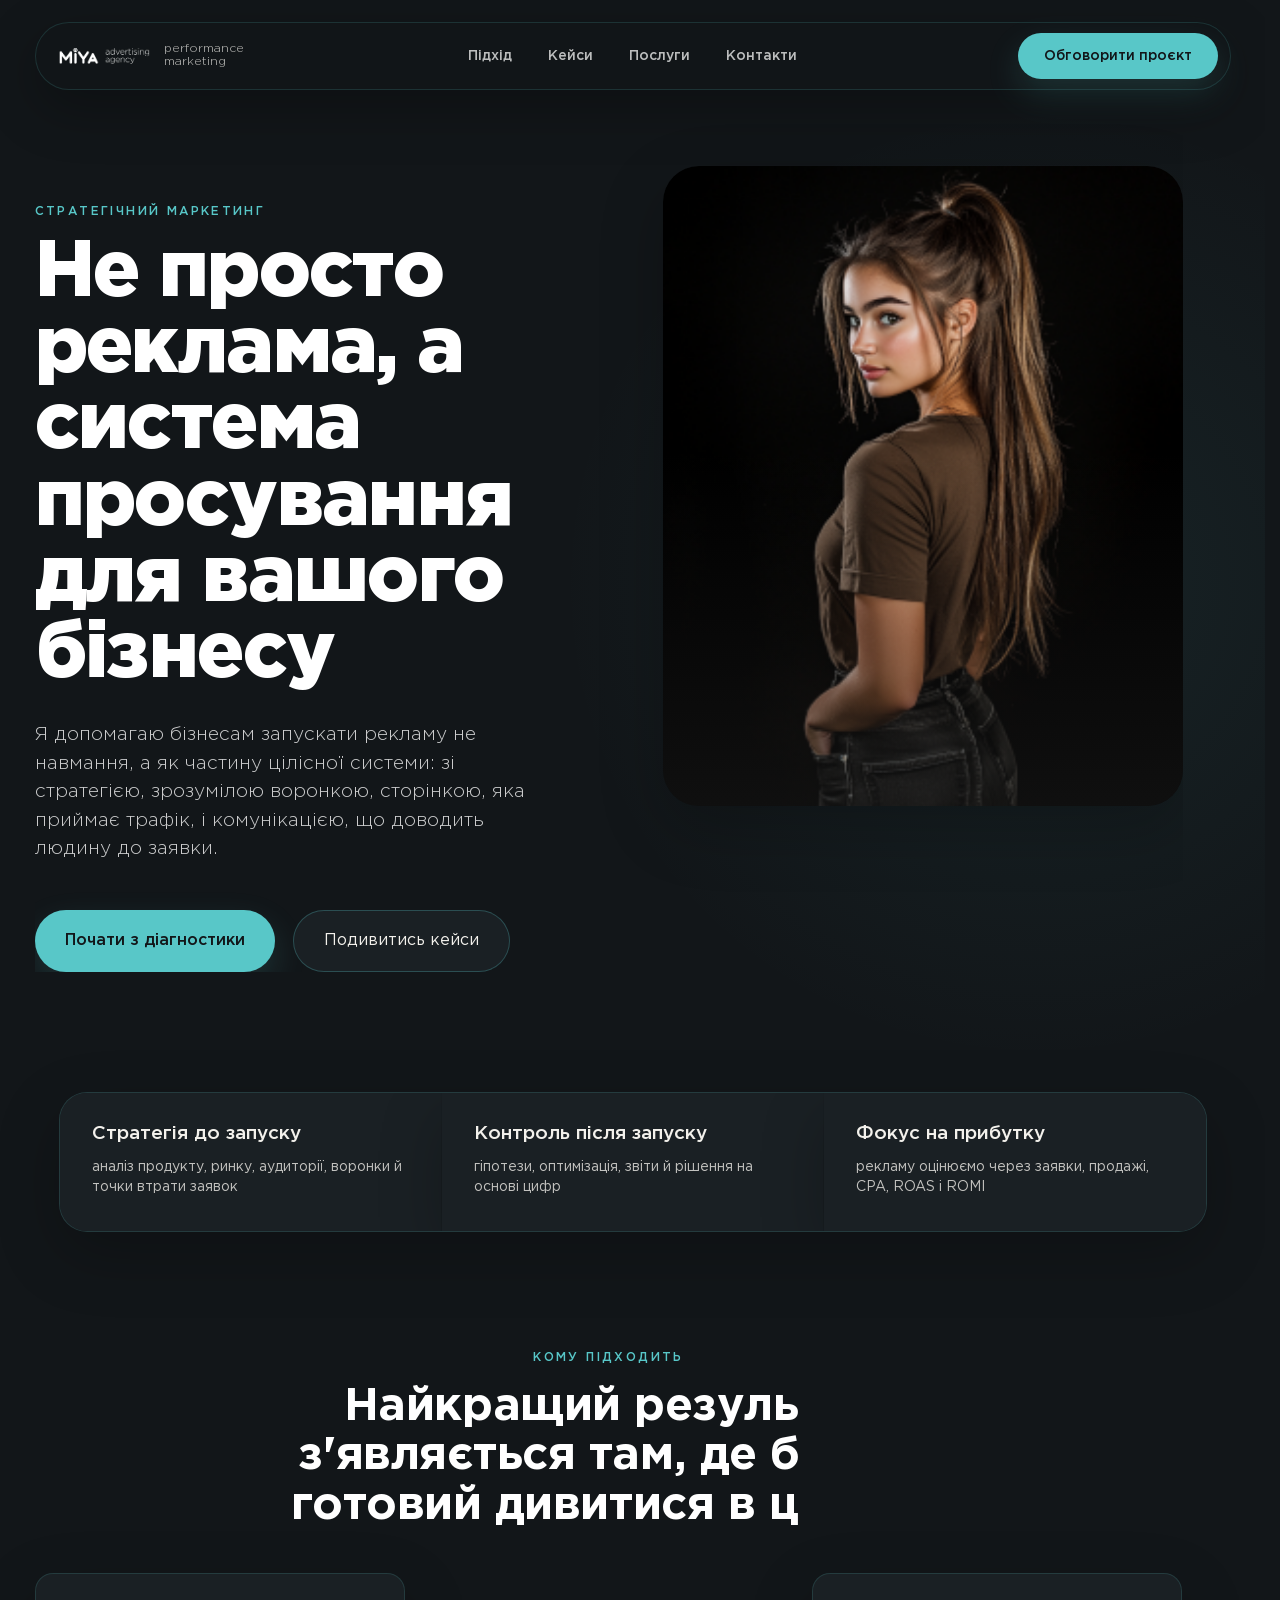
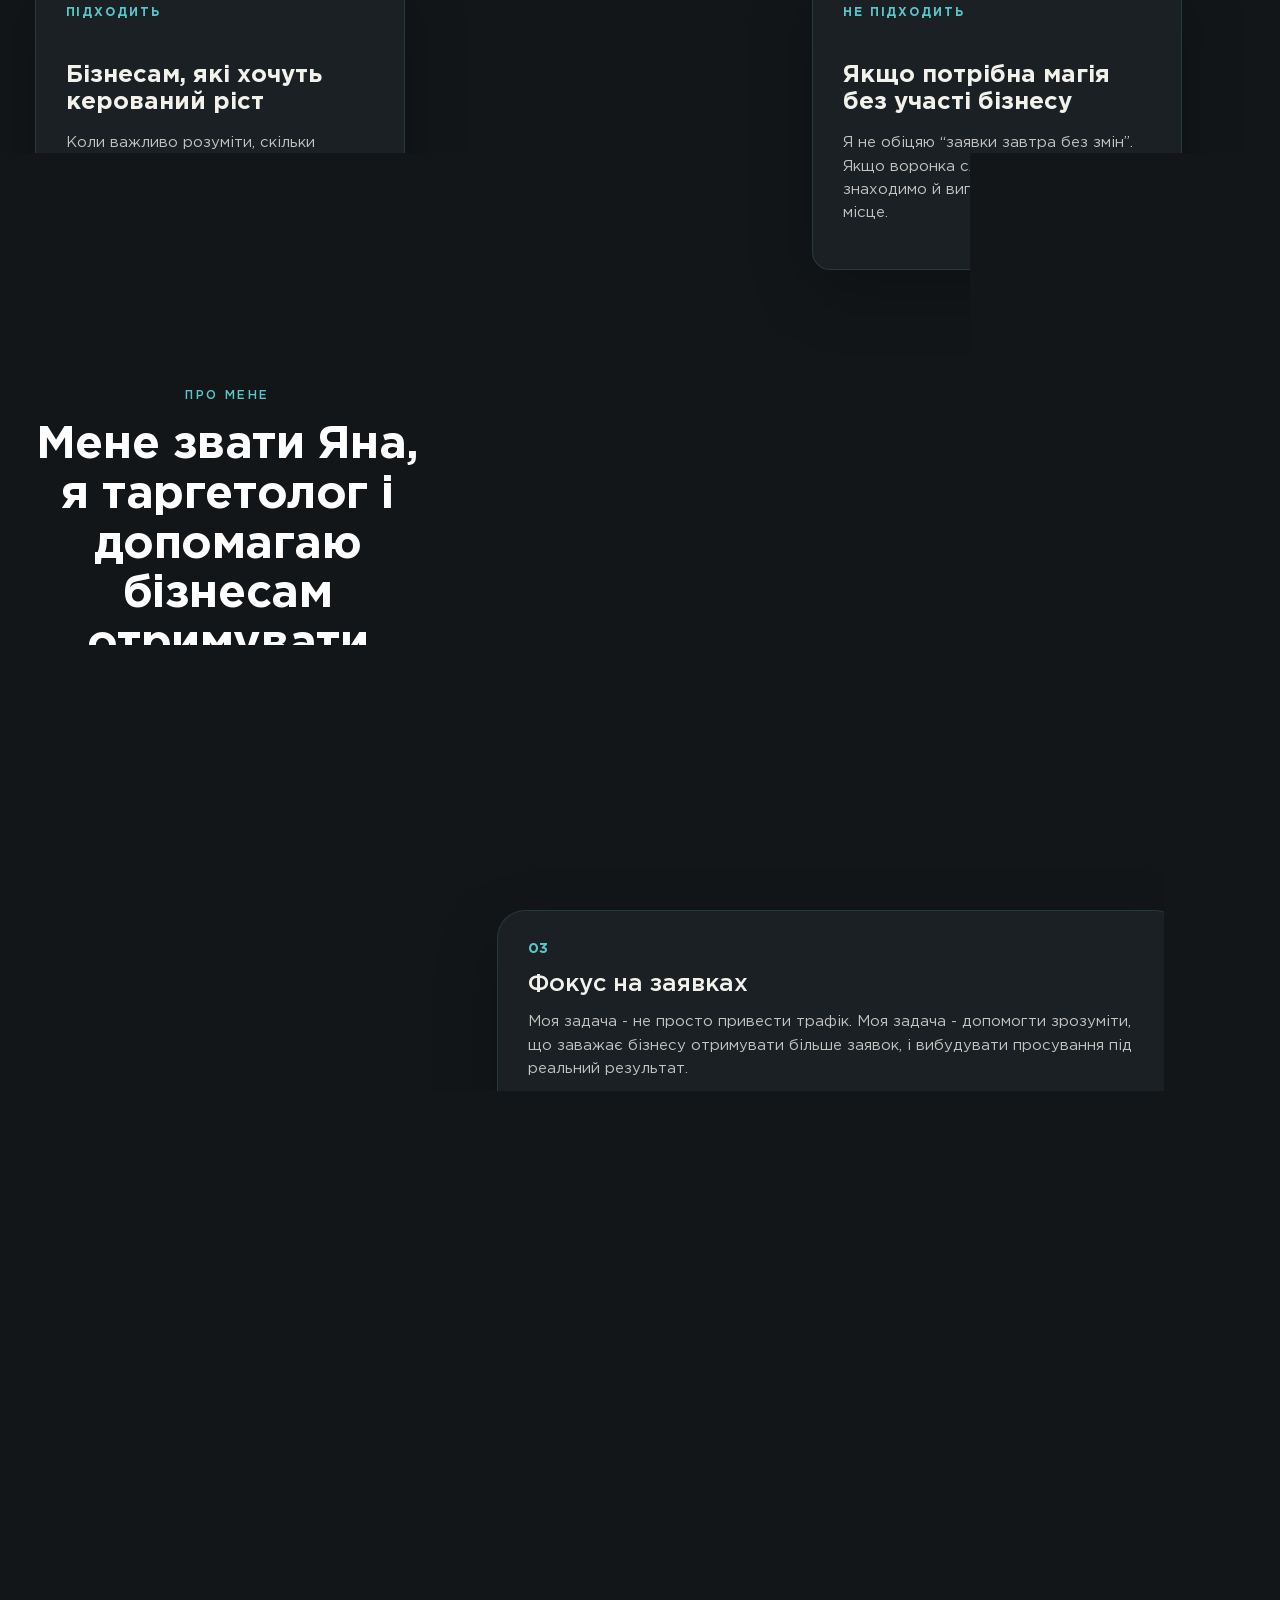
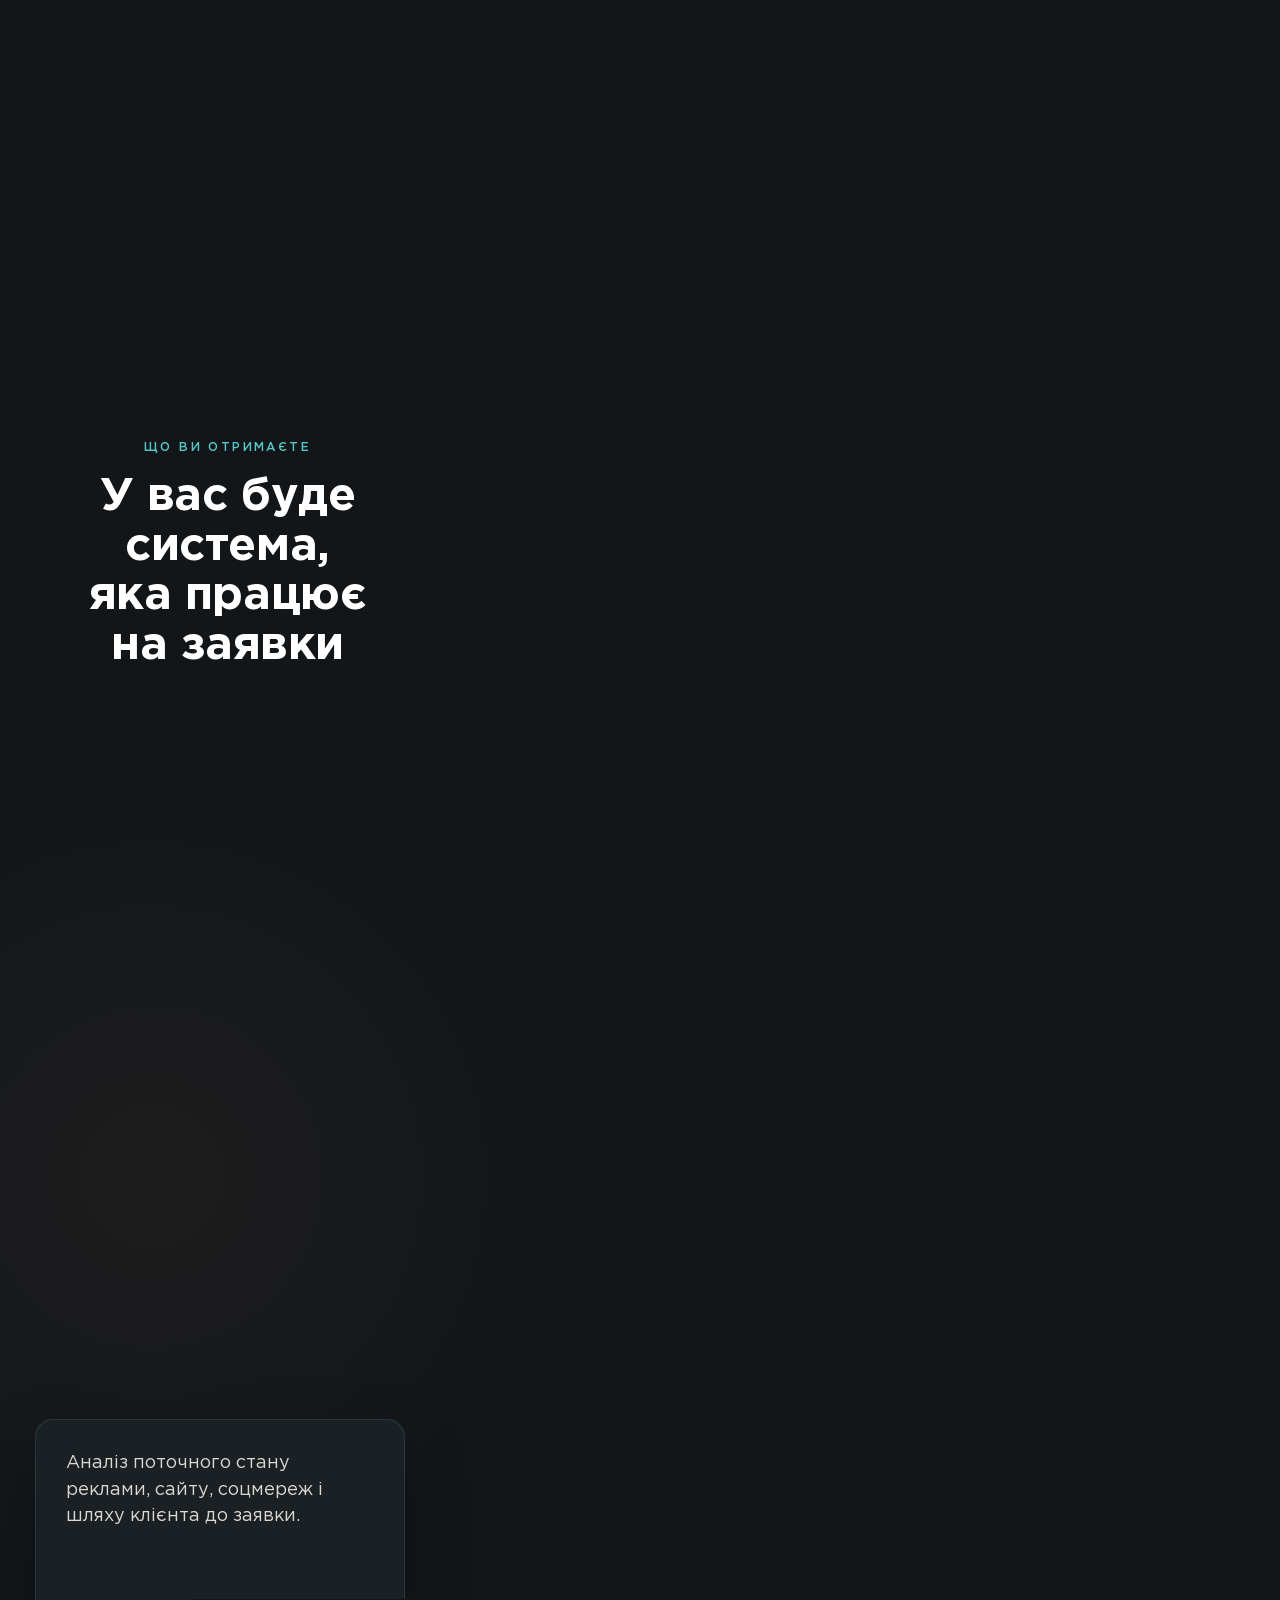
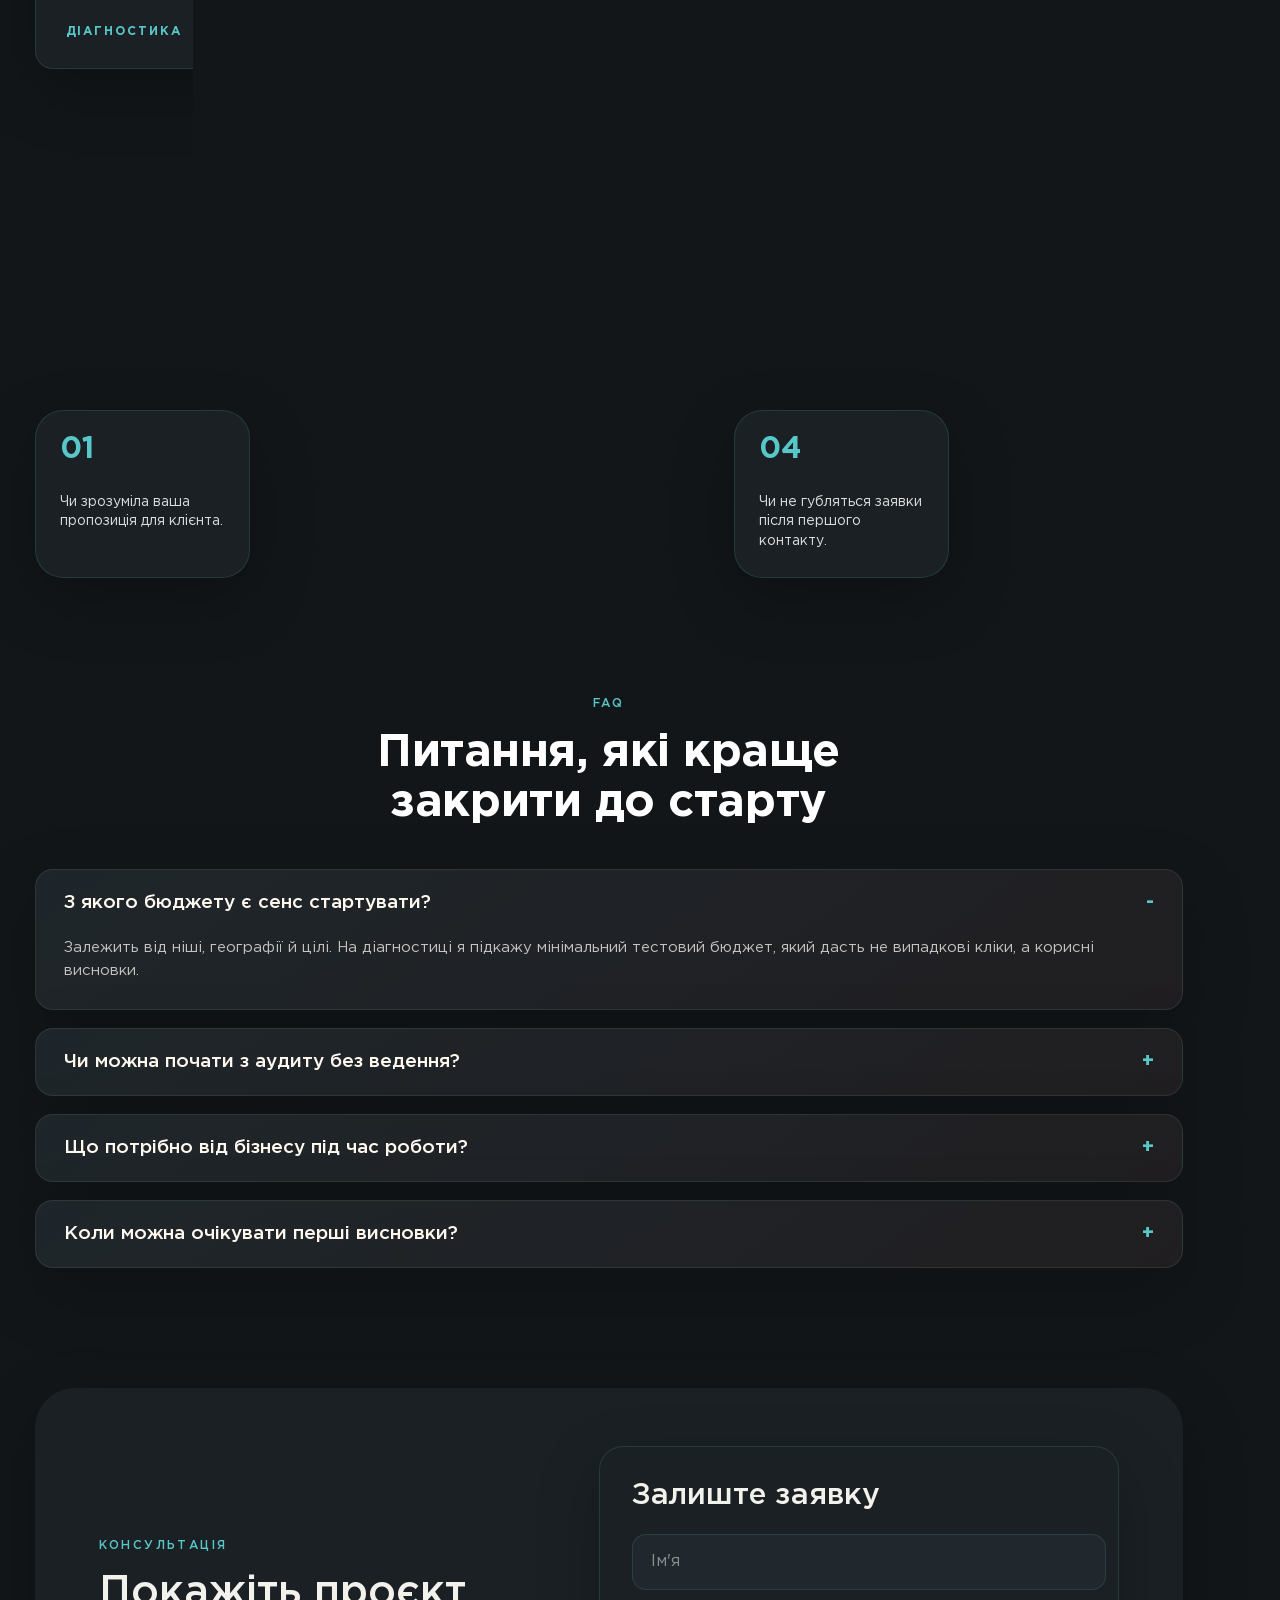
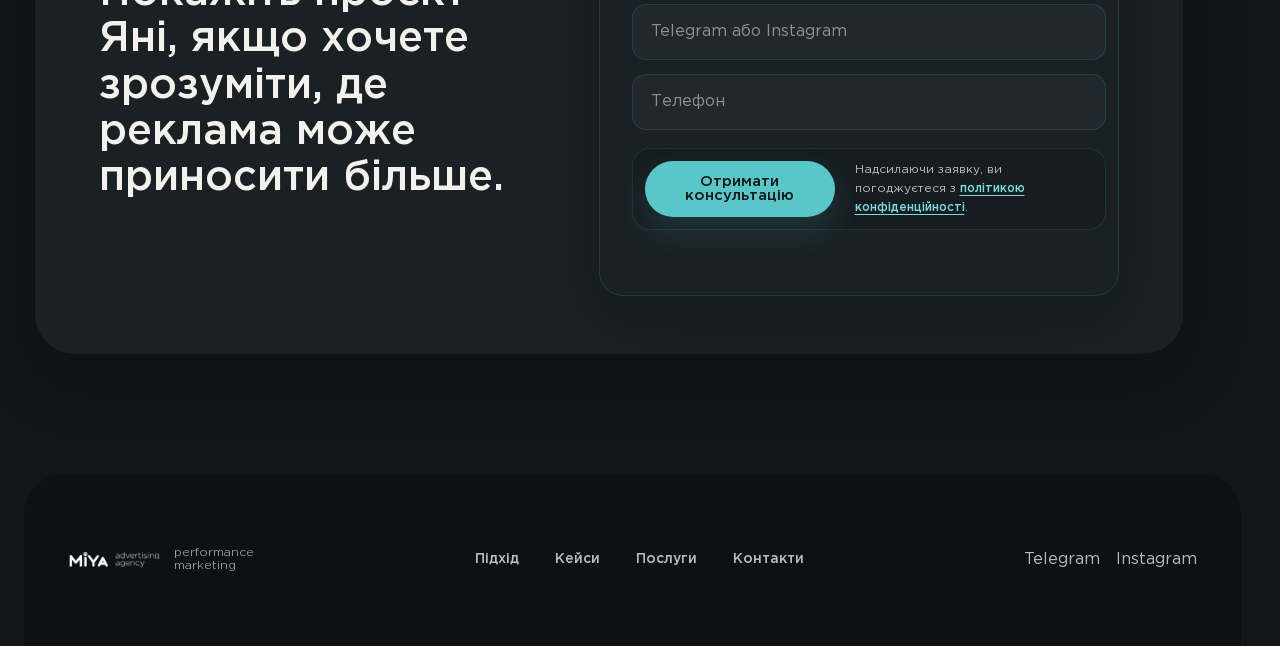
<file: index.html>
<!doctype html>
<html lang="uk">
  <head>
    <meta charset="UTF-8" />
    <meta name="viewport" content="width=device-width, initial-scale=1.0" />
    <meta name="description" content="Палюх Яна - таргетолог, який допомагає бізнесам будувати систему просування: реклама, сайт, контент, заявки й аналітика." />
    <meta name="theme-color" content="#111315" />
    <meta property="og:type" content="website" />
    <meta property="og:locale" content="uk_UA" />
    <meta property="og:title" content="Палюх Яна — таргетована реклама і система просування" />
    <meta property="og:description" content="Не просто запуск реклами, а система просування з фокусом на заявки, сайт, контент і аналітику." />
    <meta property="og:image" content="https://denysignatenko.github.io/MiYa/assets/social-preview.png" />
    <meta property="og:image:width" content="1731" />
    <meta property="og:image:height" content="909" />
    <meta property="og:image:alt" content="Стратегія performance-маркетингу: шлях від аналітики до росту" />
    <meta name="twitter:card" content="summary_large_image" />
    <meta name="twitter:image" content="https://denysignatenko.github.io/MiYa/assets/social-preview.png" />
    <meta property="og:url" content="https://denysignatenko.github.io/MiYa/" />
    <link rel="canonical" href="https://denysignatenko.github.io/MiYa/" />
    <link rel="icon" type="image/svg+xml" href="./assets/favicon.svg" />
    <link rel="apple-touch-icon" href="./assets/favicon.svg" />
    <link rel="manifest" href="./site.webmanifest" />
    <link rel="preload" as="image" href="./assets/portrait-wide.webp" fetchpriority="high" />
    <title>Палюх Яна - таргетована реклама і система просування</title>
    <link rel="preload" href="./assets/fonts/GothamPro.woff2" as="font" type="font/woff2" crossorigin />
    <link rel="preload" href="./assets/fonts/GothamPro-Bold.woff2" as="font" type="font/woff2" crossorigin />
    <link rel="stylesheet" href="./styles/base.css" />
    <link rel="stylesheet" href="./styles/theme.css" />
    <link rel="stylesheet" href="./styles/motion.css" />
    <link rel="stylesheet" href="./styles/components.css" />
    <script src="./motion.js" defer></script>
    <script src="./site-ui.js" defer></script>
    <script type="application/ld+json">
      {
        "@context": "https://schema.org",
        "@type": "ProfessionalService",
        "name": "Палюх Яна — performance marketing",
        "url": "https://denysignatenko.github.io/MiYa/",
        "image": "https://denysignatenko.github.io/MiYa/assets/portrait-wide.webp",
        "sameAs": ["https://t.me/marrrakuya", "https://www.instagram.com/marrraku.ya/"],
        "areaServed": "UA",
        "serviceType": ["Таргетована реклама", "PPC-реклама", "SEO", "Сайти та посадкові сторінки", "SMM"]
      }
    </script>
  </head>
  <body>
    <header class="site-header">
      <a class="brand" href="./index.html" aria-label="Палюх Яна">
        <img src="./assets/logo.webp" alt="" width="224" height="37" decoding="async" />
        <span>performance<br />marketing</span>
      </a>
      <nav aria-label="Навігація">
        <a href="./approach.html">Підхід</a>
        <a href="./cases.html">Кейси</a>
        <a href="./services.html">Послуги</a>
        <a href="./contacts.html">Контакти</a>
      </nav>
      <details class="mobile-menu">
        <summary aria-label="Відкрити меню"><span></span><span></span><span></span></summary>
        <div>
          <a href="./approach.html">Підхід</a>
          <a href="./cases.html">Кейси</a>
          <a href="./services.html">Послуги</a>
          <a href="./contacts.html">Контакти</a>
        </div>
      </details>
      <a class="header-cta" href="./contacts.html#contact-form">Обговорити проєкт</a>
    </header>

    <main id="top">
      <section class="hero" aria-labelledby="hero-title">
        <div class="side-mark" aria-hidden="true">
          <span>performance</span>
          <span>2026</span>
        </div>
        <img class="planet planet-a" src="./assets/planet.webp" alt="" width="215" height="215" decoding="async" />
        <img class="planet planet-b" src="./assets/planet-glow.webp" alt="" width="332" height="332" decoding="async" />

        <div class="hero-copy">
          <p class="eyebrow">Стратегічний маркетинг</p>
          <h1 id="hero-title">Не просто реклама, а система просування для вашого бізнесу</h1>
          <p class="hero-subtitle">
            Я допомагаю бізнесам запускати рекламу не навмання, а як частину цілісної системи: зі стратегією, зрозумілою воронкою, сторінкою, яка приймає трафік, і комунікацією, що доводить людину до заявки.
          </p>
          <div class="hero-actions">
            <a class="primary" href="./contacts.html#contact-form">Почати з діагностики</a>
            <a class="secondary" href="./cases.html">Подивитись кейси</a>
          </div>
        </div>

        <div class="hero-visual">
          <div class="portrait-frame">
            <img src="./assets/portrait-wide.webp" alt="Портрет Палюх Яни" width="326" height="326" decoding="async" fetchpriority="high" />
          </div>
        </div>

        <div class="metric-card metric-card-a">
          <strong>Target</strong>
          <span>реклама для потрібної аудиторії</span>
        </div>
        <div class="metric-card metric-card-b">
          <img src="./assets/cat-sleeping.webp" alt="" aria-hidden="true" width="461" height="461" decoding="async" />
          <strong>Website</strong>
          <span>сторінка, яка приймає трафік</span>
        </div>
        <div class="metric-card metric-card-c">
          <strong>Growth</strong>
          <span>контент, аналітика і наступні кроки</span>
        </div>
      </section>

      <section class="trusted-strip" aria-label="Ключові переваги">
        <div>
          <strong>Стратегія до запуску</strong>
          <span>аналіз продукту, ринку, аудиторії, воронки й точки втрати заявок</span>
        </div>
        <div>
          <strong>Контроль після запуску</strong>
          <span>гіпотези, оптимізація, звіти й рішення на основі цифр</span>
        </div>
        <div>
          <strong>Фокус на прибутку</strong>
          <span>рекламу оцінюємо через заявки, продажі, CPA, ROAS і ROMI</span>
        </div>
      </section>

      <section class="fit-section">
        <div class="section-heading">
          <p class="eyebrow">Кому підходить</p>
          <h2>Найкращий результат з'являється там, де бізнес готовий дивитися в цифри</h2>
        </div>
        <div class="fit-grid">
          <article>
            <span>Підходить</span>
            <h3>Бізнесам, які хочуть керований ріст</h3>
            <p>Коли важливо розуміти, скільки коштує заявка, що впливає на продаж і які дії дадуть наступний приріст.</p>
          </article>
          <article>
            <span>Підходить</span>
            <h3>Проєктам з готовністю тестувати</h3>
            <p>Реклама працює сильніше, коли можна перевіряти офери, креативи, посадкові сторінки й комунікацію з лідами.</p>
          </article>
          <article>
            <span>Не підходить</span>
            <h3>Якщо потрібна магія без участі бізнесу</h3>
            <p>Я не обіцяю “заявки завтра без змін”. Якщо воронка слабка, ми спочатку знаходимо й виправляємо вузьке місце.</p>
          </article>
        </div>
      </section>

      <section id="approach" class="approach section-grid">
        <div class="section-heading">
          <p class="eyebrow">Про мене</p>
          <h2>Мене звати Яна, я таргетолог і допомагаю бізнесам отримувати заявки з реклами</h2>
          <div class="approach-visual" aria-hidden="true">
            <span>strategy lab</span>
            <img class="approach-cactus" src="./assets/cactus-cooperation.webp" alt="" loading="lazy" width="272" height="272" decoding="async" />
            <img class="approach-cat" src="./assets/cat-sphynx.webp" alt="" loading="lazy" width="461" height="461" decoding="async" />
          </div>
        </div>
        <div class="approach-list">
          <article>
            <span>01</span>
            <h3>Не просто запуск</h3>
            <p>Я не про “просто запустити оголошення”. Я про систему, де рекламна стратегія, креативи, посадкова сторінка, обробка заявок і повторна комунікація працюють разом.</p>
          </article>
          <article>
            <span>02</span>
            <h3>Пошук слабких місць</h3>
            <p>Я бачу, чому реклама іноді не дає очікуваного результату: слабкий офер, нечітка аудиторія, незручний сайт, довга відповідь у директі або відсутність наступного кроку.</p>
          </article>
          <article>
            <span>03</span>
            <h3>Фокус на заявках</h3>
            <p>Моя задача - не просто привести трафік. Моя задача - допомогти зрозуміти, що заважає бізнесу отримувати більше заявок, і вибудувати просування під реальний результат.</p>
          </article>
        </div>
      </section>

      <section id="cases" class="cases">
        <div class="section-heading">
          <p class="eyebrow">Результати</p>
          <h2>Кейси, де реклама стала керованим бізнес-інструментом</h2>
        </div>
        <div class="case-grid">
          <article class="case-card">
            <img src="./assets/case-bakery.webp" alt="Грузинська пекарня" loading="lazy" width="153" height="153" decoding="async" />
            <h3>Грузинська пекарня</h3>
            <dl>
              <div><dt>Бюджет</dt><dd>$150</dd></div>
              <div><dt>Охоплення</dt><dd>78 176</dd></div>
              <div><dt>Ціна кліку</dt><dd>$0.09</dd></div>
            </dl>
          </article>
          <article class="case-card featured">
            <img src="./assets/case-clothes.webp" alt="Магазин одягу" loading="lazy" width="153" height="153" decoding="async" />
            <h3>Магазин одягу</h3>
            <dl>
              <div><dt>Заявки</dt><dd>312</dd></div>
              <div><dt>ROAS</dt><dd>6.4x</dd></div>
              <div><dt>Термін</dt><dd>21 день</dd></div>
            </dl>
          </article>
          <article class="case-card">
            <img src="./assets/case-nails.webp" alt="Манікюрний салон" loading="lazy" width="153" height="153" decoding="async" />
            <h3>Манікюрний салон</h3>
            <dl>
              <div><dt>Записи</dt><dd>146</dd></div>
              <div><dt>CPA</dt><dd>$1.8</dd></div>
              <div><dt>Повторні</dt><dd>32%</dd></div>
            </dl>
          </article>
        </div>
      </section>

      <section class="proof-board">
        <div class="proof-copy">
          <p class="eyebrow">Що видно в роботі</p>
          <h2>Клієнт отримує не шум з кабінету, а карту рішень</h2>
          <p>Кожен звіт має відповідати на три питання: що спрацювало, що забирає бюджет дарма і який наступний крок має сенс для бізнесу.</p>
        </div>
        <div class="proof-metrics">
          <article><span>01</span><strong>CPA / CPL</strong><p>вартість заявки або цільової дії</p></article>
          <article><span>02</span><strong>ROAS / ROMI</strong><p>окупність і зв'язок реклами з доходом</p></article>
          <article><span>03</span><strong>Lead quality</strong><p>якість заявок, а не тільки їх кількість</p></article>
          <article><span>04</span><strong>Next step</strong><p>що тестуємо або вимикаємо далі</p></article>
        </div>
        <figure class="analytics-visual">
          <div class="analytics-dashboard">
            <img src="./assets/analytics-visual-v2.webp" alt="Аналітична панель із графіком динаміки, воронкою та порівнянням показників" width="1536" height="1024" loading="lazy" decoding="async" />
            <div class="analytics-labels" aria-label="Ключові показники у звіті">
              <article><strong>CPA / CPL</strong><span>вартість цільової дії</span></article>
              <article><strong>ROAS / ROMI</strong><span>окупність вкладень</span></article>
              <article><strong>Lead quality</strong><span>якість отриманих заявок</span></article>
              <article><strong>Next step</strong><span>рішення для наступного тесту</span></article>
            </div>
          </div>
          <figcaption>Так виглядає логіка звіту: динаміка, воронка, порівняння та наступне рішення — без вигаданих клієнтських даних.</figcaption>
        </figure>
      </section>

      <section id="services" class="services section-grid">
        <div class="section-heading">
          <p class="eyebrow">Що ви отримаєте</p>
          <h2>У вас буде система, яка працює на заявки</h2>
        </div>
        <div class="service-grid">
          <article>
            <h3>Таргетована реклама</h3>
            <p>Реклама у Facebook та Instagram для людей, яким справді може бути цікавий ваш продукт або послуга.</p>
            <a class="text-link" href="./service-target.html">Детальніше</a>
          </article>
          <article>
            <h3>PPC-реклама</h3>
            <p>Контекстна реклама в Google для моменту, коли людина вже шукає ваш товар або послугу.</p>
            <a class="text-link" href="./service-ppc.html">Детальніше</a>
          </article>
          <article>
            <h3>SEO</h3>
            <p>Робота з видимістю сайту в Google: структура, тексти, технічні моменти і пошукові запити.</p>
            <a class="text-link" href="./service-seo.html">Детальніше</a>
          </article>
          <article>
            <h3>Сайти та сторінки</h3>
            <p>Сторінки, які пояснюють цінність вашої пропозиції, знімають заперечення і ведуть до заявки.</p>
            <a class="text-link" href="./service-web.html">Детальніше</a>
          </article>
          <article>
            <h3>SMM</h3>
            <p>Системне ведення соцмереж: контент-план, пости, сторіс, Reels і комунікація з аудиторією.</p>
            <a class="text-link" href="./service-smm.html">Детальніше</a>
          </article>
          <article>
            <h3>Аналітика та оптимізація</h3>
            <p>Контроль ключових показників, висновки з тестів і зрозумілі рішення для наступного кроку.</p>
            <a class="text-link" href="./contacts.html#contact-form">Обговорити задачу</a>
          </article>
        </div>
      </section>

      <section class="testimonials">
        <div class="section-heading">
          <p class="eyebrow">Формат співпраці</p>
          <h2>Індивідуальний формат роботи під ваш бізнес</h2>
        </div>
        <div class="testimonial-grid">
          <article>
            <p>Аналіз поточного стану реклами, сайту, соцмереж і шляху клієнта до заявки.</p>
            <span>діагностика</span>
          </article>
          <article>
            <p>Стратегія під вашу задачу: аудиторії, офери, рекламні гіпотези, контент і посадкова сторінка.</p>
            <span>стратегія</span>
          </article>
          <article>
            <p>Оптимізація кампаній і звіти з поясненням, що спрацювало, що змінюємо і куди рухаємося далі.</p>
            <span>розвиток</span>
          </article>
        </div>
      </section>

      <section class="process">
        <div class="section-heading">
          <p class="eyebrow">Діагностика</p>
          <h2>Перед запуском важливо зрозуміти, у якому стані зараз ваш маркетинг</h2>
        </div>
        <ol>
          <li><span>01</span><p>Чи зрозуміла ваша пропозиція для клієнта.</p></li>
          <li><span>02</span><p>Чи готовий сайт або профіль приймати трафік.</p></li>
          <li><span>03</span><p>Чи правильно обрана аудиторія і рекламний канал.</p></li>
          <li><span>04</span><p>Чи не губляться заявки після першого контакту.</p></li>
          <li><span>05</span><p>Що варто покращити перед запуском або масштабуванням.</p></li>
        </ol>
      </section>

      <section class="faq-section">
        <div class="section-heading">
          <p class="eyebrow">FAQ</p>
          <h2>Питання, які краще закрити до старту</h2>
        </div>
        <div class="faq-list">
          <details open>
            <summary>З якого бюджету є сенс стартувати?</summary>
            <p>Залежить від ніші, географії й цілі. На діагностиці я підкажу мінімальний тестовий бюджет, який дасть не випадкові кліки, а корисні висновки.</p>
          </details>
          <details>
            <summary>Чи можна почати з аудиту без ведення?</summary>
            <p>Так. Аудит підходить, якщо вже є реклама, але незрозуміло, де губляться заявки, бюджет або якість лідів.</p>
          </details>
          <details>
            <summary>Що потрібно від бізнесу під час роботи?</summary>
            <p>Швидкий доступ до даних, чесна інформація про продажі, фідбек по якості заявок і готовність впроваджувати рекомендації.</p>
          </details>
          <details>
            <summary>Коли можна очікувати перші висновки?</summary>
            <p>Перші сигнали з'являються після стартових тестів. Для рішень по масштабуванню потрібна стабільніша статистика, а не один випадковий хороший день.</p>
          </details>
        </div>
      </section>

      <section id="contact" class="contact">
        <div class="contact-copy">
          <p class="eyebrow">Консультація</p>
          <h2>Покажіть проєкт Яні, якщо хочете зрозуміти, де реклама може приносити більше.</h2>
        </div>
        <form aria-describedby="form-privacy">
          <h3>Залиште заявку</h3>
          <label><span class="sr-only">Ім'я</span><input type="text" name="name" placeholder="Ім'я" autocomplete="name" required /></label>
          <label><span class="sr-only">Telegram або Instagram</span><input type="text" name="contact" placeholder="Telegram або Instagram" autocomplete="username" required /></label>
          <label><span class="sr-only">Телефон</span><input type="tel" name="phone" placeholder="Телефон" autocomplete="tel" inputmode="tel" /></label>
          <div class="form-actions">
            <button type="submit">Отримати консультацію</button>
            <small id="form-privacy">Надсилаючи заявку, ви погоджуєтеся з <a href="./privacy.html">політикою конфіденційності</a>.</small>
          </div>
          <p class="form-status" aria-live="polite" aria-atomic="true"></p>
        </form>
      </section>
    </main>

    <footer class="site-footer">
      <a class="brand" href="./index.html" aria-label="Палюх Яна">
        <img src="./assets/logo.webp" alt="" width="224" height="37" decoding="async" />
        <span>performance<br />marketing</span>
      </a>
      <nav>
        <a href="./approach.html">Підхід</a>
        <a href="./cases.html">Кейси</a>
        <a href="./services.html">Послуги</a>
        <a href="./contacts.html">Контакти</a>
      </nav>
      <div class="footer-socials"><a href="https://t.me/marrrakuya" rel="me">Telegram</a><a href="https://www.instagram.com/marrraku.ya/" rel="me">Instagram</a></div>
    </footer>
  </body>
</html>
</file>
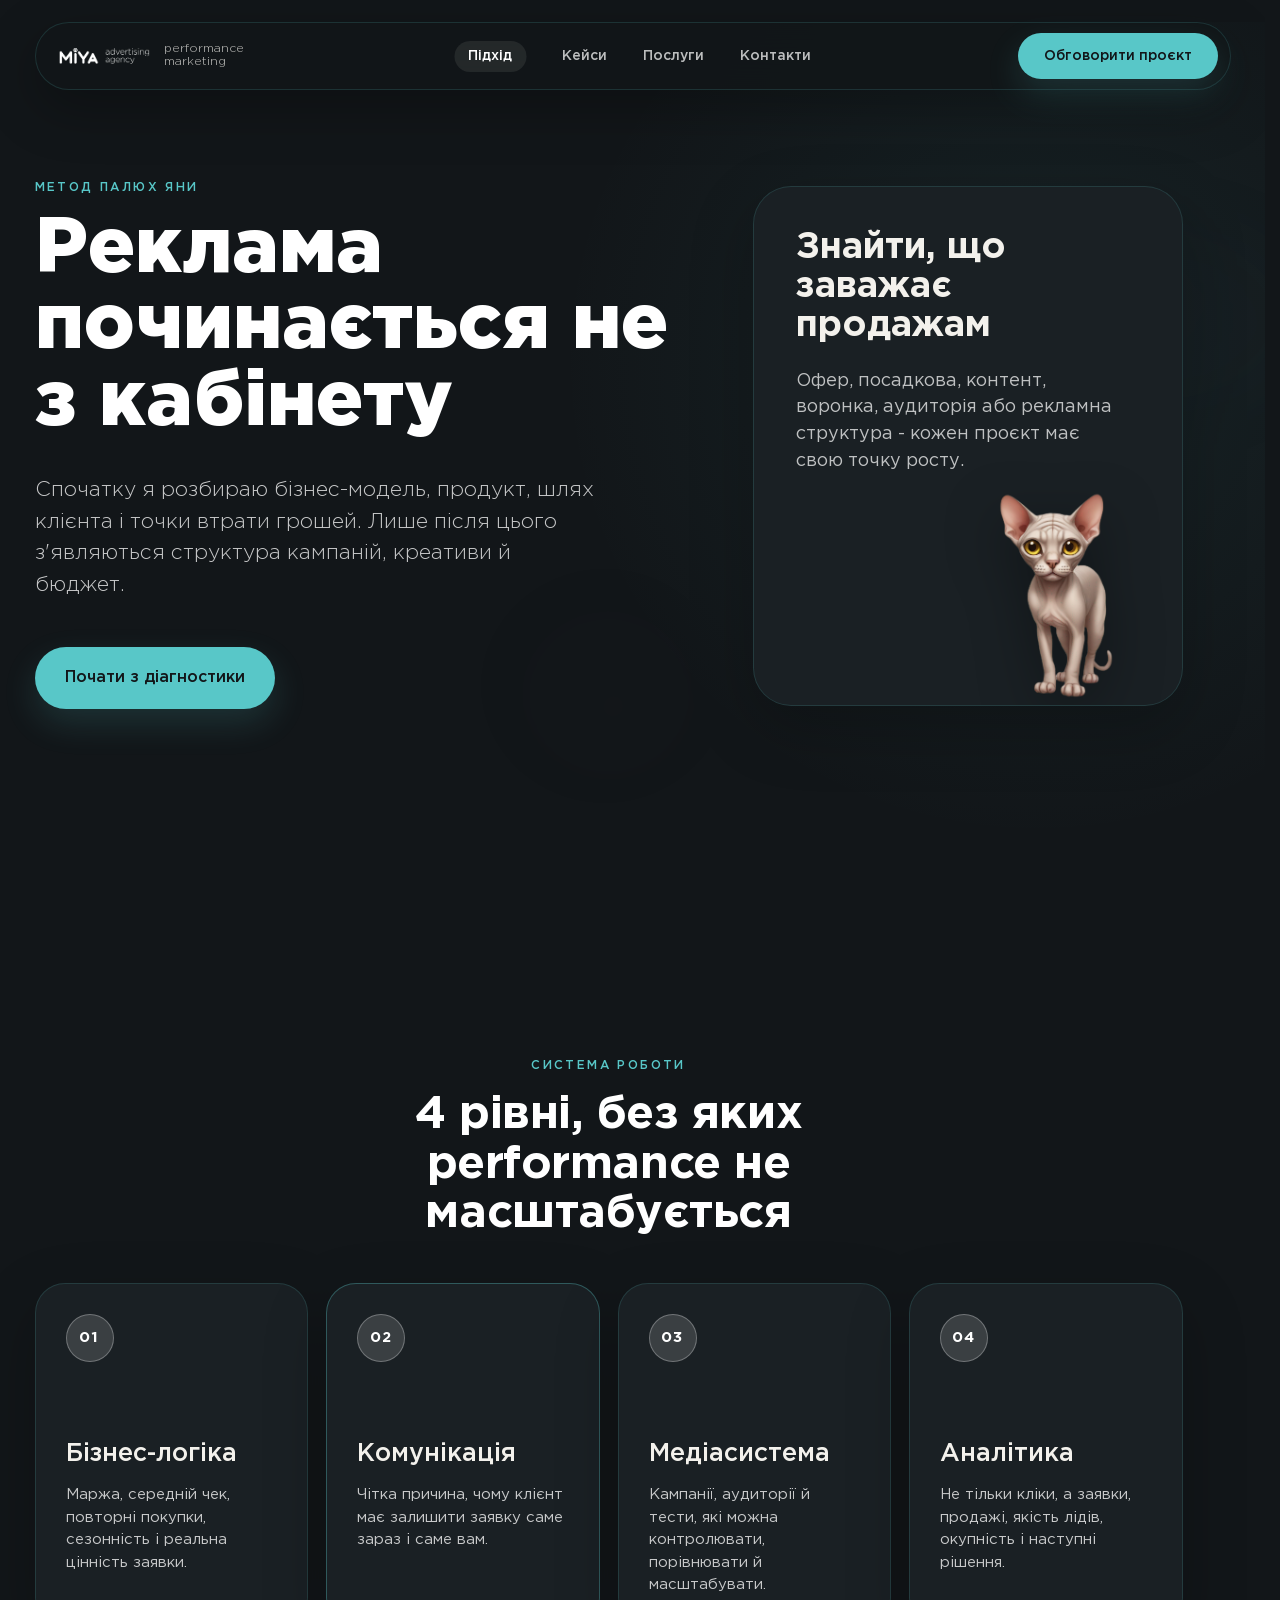
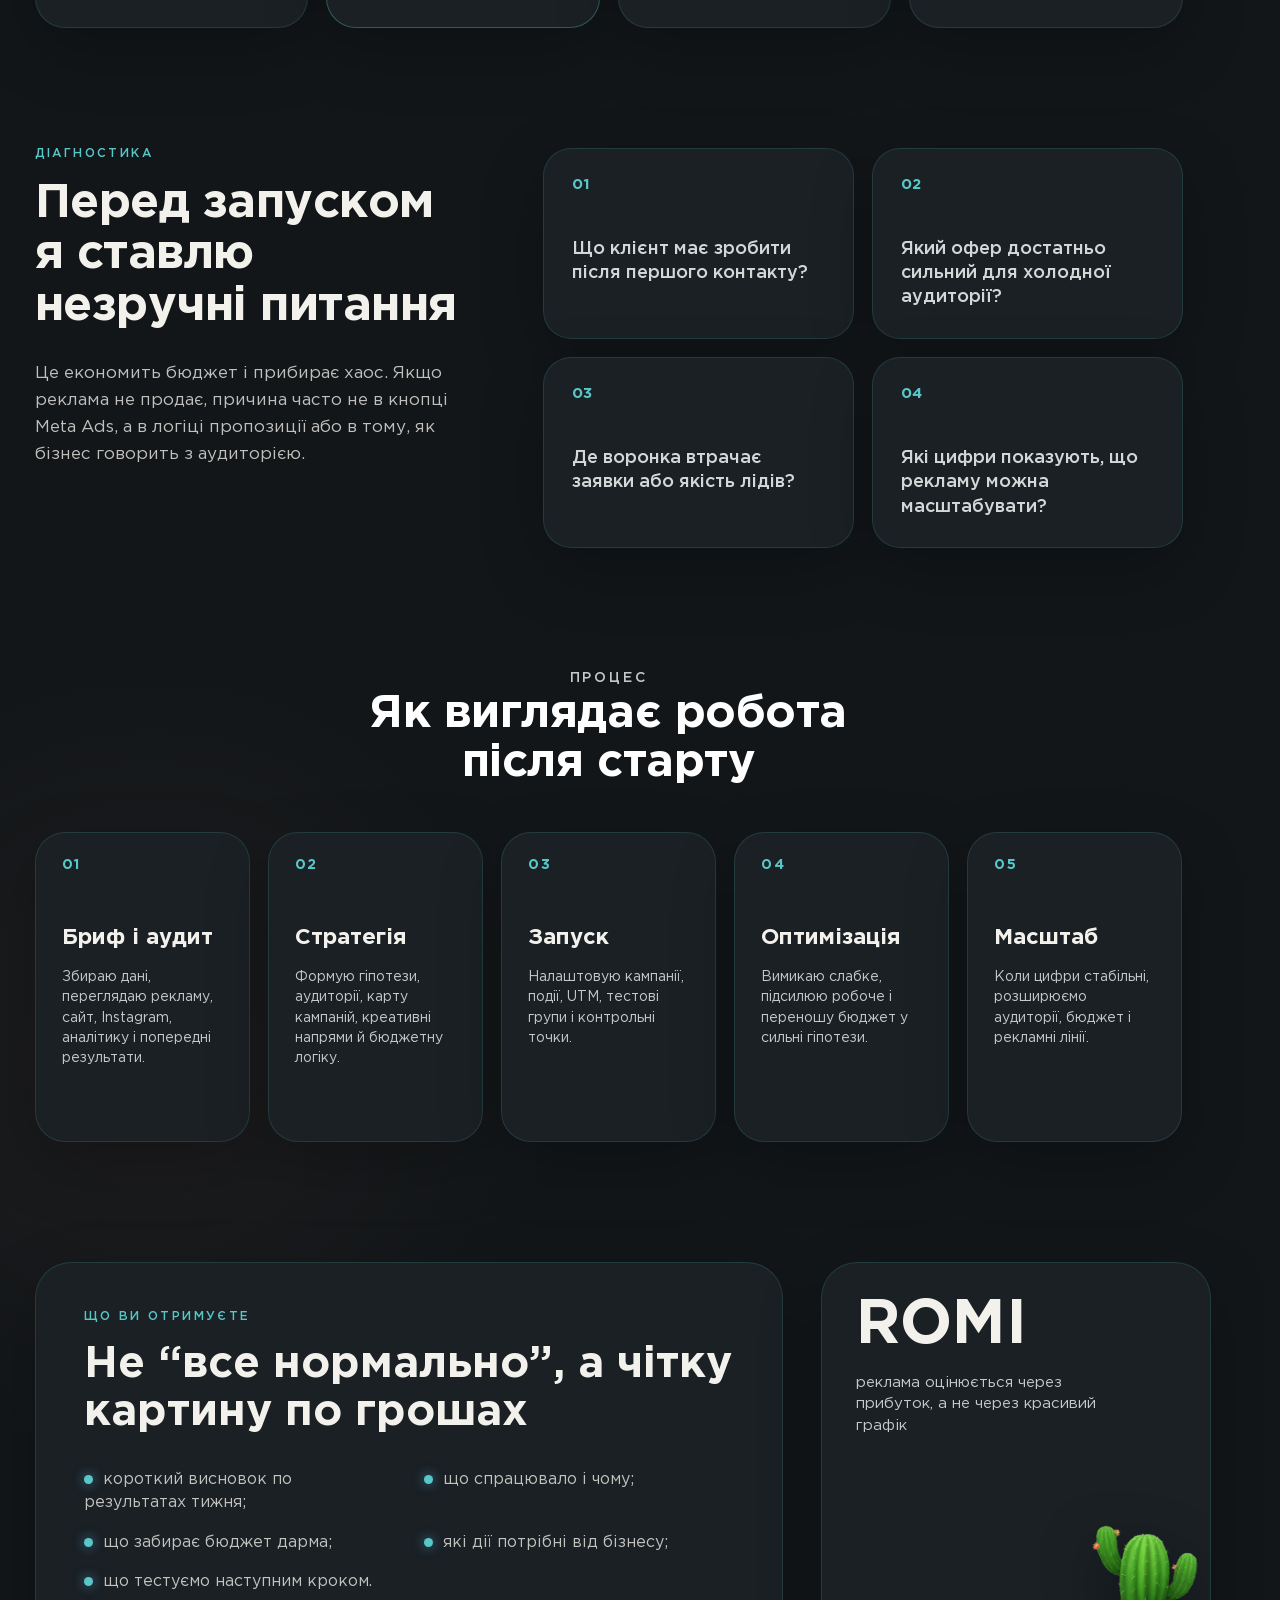
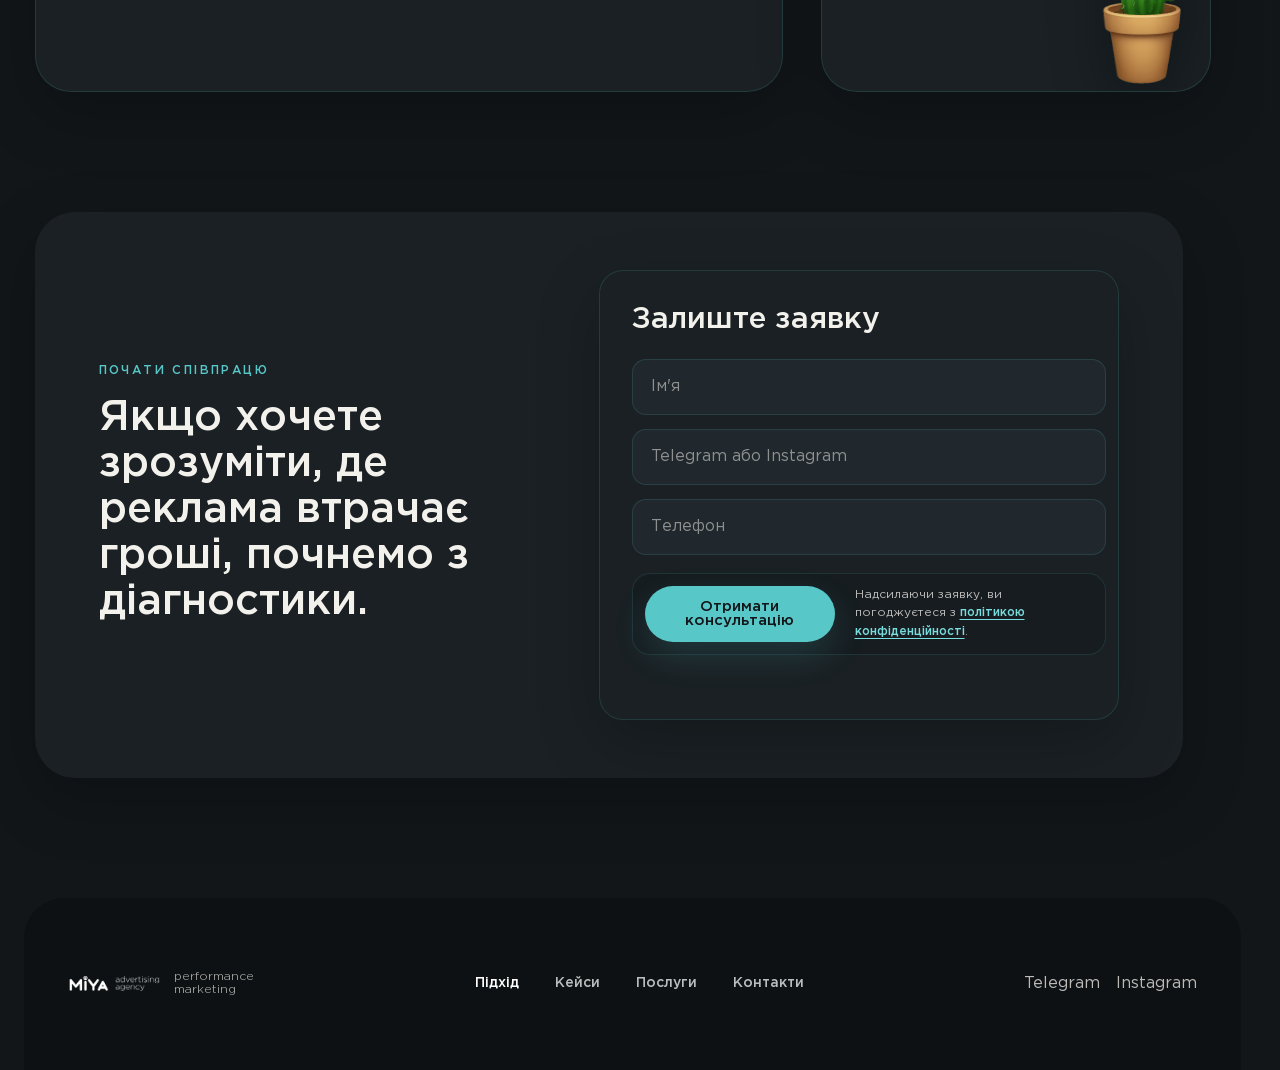
<file: approach.html>
<!doctype html>
<html lang="uk">
  <head>
    <meta charset="UTF-8" />
    <meta name="viewport" content="width=device-width, initial-scale=1.0" />
    <meta name="description" content="Підхід Палюх Яни до performance-маркетингу: діагностика, стратегія, запуск, аналітика і масштабування реклами." />
    <meta name="theme-color" content="#111315" />
    <meta property="og:type" content="website" />
    <meta property="og:locale" content="uk_UA" />
    <meta property="og:title" content="Підхід — Палюх Яна" />
    <meta property="og:description" content="Діагностика, стратегія, запуск, аналітика й масштабування реклами як єдина система." />
    <meta property="og:url" content="https://denysignatenko.github.io/MiYa/approach.html" />
    <meta property="og:image" content="https://denysignatenko.github.io/MiYa/assets/social-preview.png" />
    <meta property="og:image:width" content="1731" />
    <meta property="og:image:height" content="909" />
    <meta property="og:image:alt" content="Стратегія performance-маркетингу: шлях від аналітики до росту" />
    <meta name="twitter:card" content="summary_large_image" />
    <meta name="twitter:image" content="https://denysignatenko.github.io/MiYa/assets/social-preview.png" />
    <link rel="canonical" href="https://denysignatenko.github.io/MiYa/approach.html" />
    <link rel="icon" type="image/svg+xml" href="./assets/favicon.svg" />
    <link rel="apple-touch-icon" href="./assets/favicon.svg" />
    <link rel="manifest" href="./site.webmanifest" />
    <title>Підхід - Палюх Яна</title>
    <link rel="preload" href="./assets/fonts/GothamPro.woff2" as="font" type="font/woff2" crossorigin />
    <link rel="preload" href="./assets/fonts/GothamPro-Bold.woff2" as="font" type="font/woff2" crossorigin />
    <link rel="stylesheet" href="./styles/base.css" />
    <link rel="stylesheet" href="./styles/theme.css" />
    <link rel="stylesheet" href="./styles/motion.css" />
    <link rel="stylesheet" href="./styles/components.css" />
    <script src="./motion.js" defer></script>
    <script src="./site-ui.js" defer></script>
  </head>
  <body>
    <header class="site-header">
      <a class="brand" href="./index.html" aria-label="Палюх Яна"><img src="./assets/logo.webp" alt="" width="224" height="37" decoding="async" /><span>performance<br />marketing</span></a>
      <nav aria-label="Навігація">
        <a href="./approach.html" aria-current="page">Підхід</a>
        <a href="./cases.html">Кейси</a>
        <a href="./services.html">Послуги</a>
        <a href="./contacts.html">Контакти</a>
      </nav>
      <details class="mobile-menu"><summary aria-label="Відкрити меню"><span></span><span></span><span></span></summary><div><a href="./approach.html" aria-current="page">Підхід</a><a href="./cases.html">Кейси</a><a href="./services.html">Послуги</a><a href="./contacts.html">Контакти</a></div></details>
      <a class="header-cta" href="./contacts.html#contact-form">Обговорити проєкт</a>
    </header>

    <main id="top" class="approach-page">
      <section class="approach-hero" aria-labelledby="approach-title">
        <div class="side-mark" aria-hidden="true"><span>методологія</span><span>2026</span></div>
        <img class="planet approach-planet-a" src="./assets/planet.webp" alt="" width="215" height="215" decoding="async" />
        <img class="planet approach-planet-b" src="./assets/planet-glow.webp" alt="" width="332" height="332" decoding="async" />
        <div class="approach-hero-copy">
          <p class="eyebrow">Метод Палюх Яни</p>
          <h1 id="approach-title">Реклама починається не з кабінету</h1>
          <p>Спочатку я розбираю бізнес-модель, продукт, шлях клієнта і точки втрати грошей. Лише після цього з'являються структура кампаній, креативи й бюджет.</p>
          <a class="primary" href="./contacts.html#contact-form">Почати з діагностики</a>
        </div>
        <div class="approach-hero-panel">
          <h2>Знайти, що заважає продажам</h2>
          <p>Офер, посадкова, контент, воронка, аудиторія або рекламна структура - кожен проєкт має свою точку росту.</p>
          <img src="./assets/cat-standing.webp" alt="" aria-hidden="true" width="461" height="461" decoding="async" />
        </div>
      </section>

      <section class="method-stack">
        <div class="section-heading"><p class="eyebrow">Система роботи</p><h2>4 рівні, без яких performance не масштабується</h2></div>
        <div class="method-grid">
          <article><span>01</span><h3>Бізнес-логіка</h3><p>Маржа, середній чек, повторні покупки, сезонність і реальна цінність заявки.</p></article>
          <article><span>02</span><h3>Комунікація</h3><p>Чітка причина, чому клієнт має залишити заявку саме зараз і саме вам.</p></article>
          <article><span>03</span><h3>Медіасистема</h3><p>Кампанії, аудиторії й тести, які можна контролювати, порівнювати й масштабувати.</p></article>
          <article><span>04</span><h3>Аналітика</h3><p>Не тільки кліки, а заявки, продажі, якість лідів, окупність і наступні рішення.</p></article>
        </div>
      </section>

      <section class="diagnostic">
        <div class="diagnostic-copy"><p class="eyebrow">Діагностика</p><h2>Перед запуском я ставлю незручні питання</h2><p>Це економить бюджет і прибирає хаос. Якщо реклама не продає, причина часто не в кнопці Meta Ads, а в логіці пропозиції або в тому, як бізнес говорить з аудиторією.</p></div>
        <div class="diagnostic-list">
          <div><span>01</span><p>Що клієнт має зробити після першого контакту?</p></div>
          <div><span>02</span><p>Який офер достатньо сильний для холодної аудиторії?</p></div>
          <div><span>03</span><p>Де воронка втрачає заявки або якість лідів?</p></div>
          <div><span>04</span><p>Які цифри показують, що рекламу можна масштабувати?</p></div>
        </div>
      </section>

      <section class="workflow">
        <div class="section-heading"><p class="eyebrow">Процес</p><h2>Як виглядає робота після старту</h2></div>
        <ol>
          <li><span>01</span><strong>Бриф і аудит</strong><p>Збираю дані, переглядаю рекламу, сайт, Instagram, аналітику і попередні результати.</p></li>
          <li><span>02</span><strong>Стратегія</strong><p>Формую гіпотези, аудиторії, карту кампаній, креативні напрями й бюджетну логіку.</p></li>
          <li><span>03</span><strong>Запуск</strong><p>Налаштовую кампанії, події, UTM, тестові групи і контрольні точки.</p></li>
          <li><span>04</span><strong>Оптимізація</strong><p>Вимикаю слабке, підсилюю робоче і переношу бюджет у сильні гіпотези.</p></li>
          <li><span>05</span><strong>Масштаб</strong><p>Коли цифри стабільні, розширюємо аудиторії, бюджет і рекламні лінії.</p></li>
        </ol>
      </section>

      <section class="reporting">
        <div class="report-card">
          <p class="eyebrow">Що ви отримуєте</p>
          <h2>Не “все нормально”, а чітку картину по грошах</h2>
          <ul><li>короткий висновок по результатах тижня;</li><li>що спрацювало і чому;</li><li>що забирає бюджет дарма;</li><li>які дії потрібні від бізнесу;</li><li>що тестуємо наступним кроком.</li></ul>
        </div>
        <div class="report-visual"><img src="./assets/cactus-flying.webp" alt="" aria-hidden="true" loading="lazy" width="272" height="272" decoding="async" /><div><strong>ROMI</strong><span>реклама оцінюється через прибуток, а не через красивий графік</span></div></div>
      </section>

      <section id="contact" class="contact">
        <div class="contact-copy"><p class="eyebrow">Почати співпрацю</p><h2>Якщо хочете зрозуміти, де реклама втрачає гроші, почнемо з діагностики.</h2></div>
        <form><h3>Залиште заявку</h3><label><span class="sr-only">Ім'я</span><input type="text" name="name" placeholder="Ім'я" autocomplete="name" required /></label><label><span class="sr-only">Telegram або Instagram</span><input type="text" name="contact" placeholder="Telegram або Instagram" autocomplete="username" required /></label><label><span class="sr-only">Телефон</span><input type="tel" name="phone" placeholder="Телефон" autocomplete="tel" inputmode="tel" /></label><div class="form-actions"><button type="submit">Отримати консультацію</button><small>Надсилаючи заявку, ви погоджуєтеся з <a href="./privacy.html">політикою конфіденційності</a>.</small></div><p class="form-status" aria-live="polite" aria-atomic="true"></p></form>
      </section>
    </main>

    <footer class="site-footer">
      <a class="brand" href="./index.html" aria-label="Палюх Яна"><img src="./assets/logo.webp" alt="" width="224" height="37" decoding="async" /><span>performance<br />marketing</span></a>
      <nav><a href="./approach.html" aria-current="page">Підхід</a><a href="./cases.html">Кейси</a><a href="./services.html">Послуги</a><a href="./contacts.html">Контакти</a></nav>
      <div class="footer-socials"><a href="https://t.me/marrrakuya" rel="me">Telegram</a><a href="https://www.instagram.com/marrraku.ya/" rel="me">Instagram</a></div>
    </footer>
  </body>
</html>
</file>
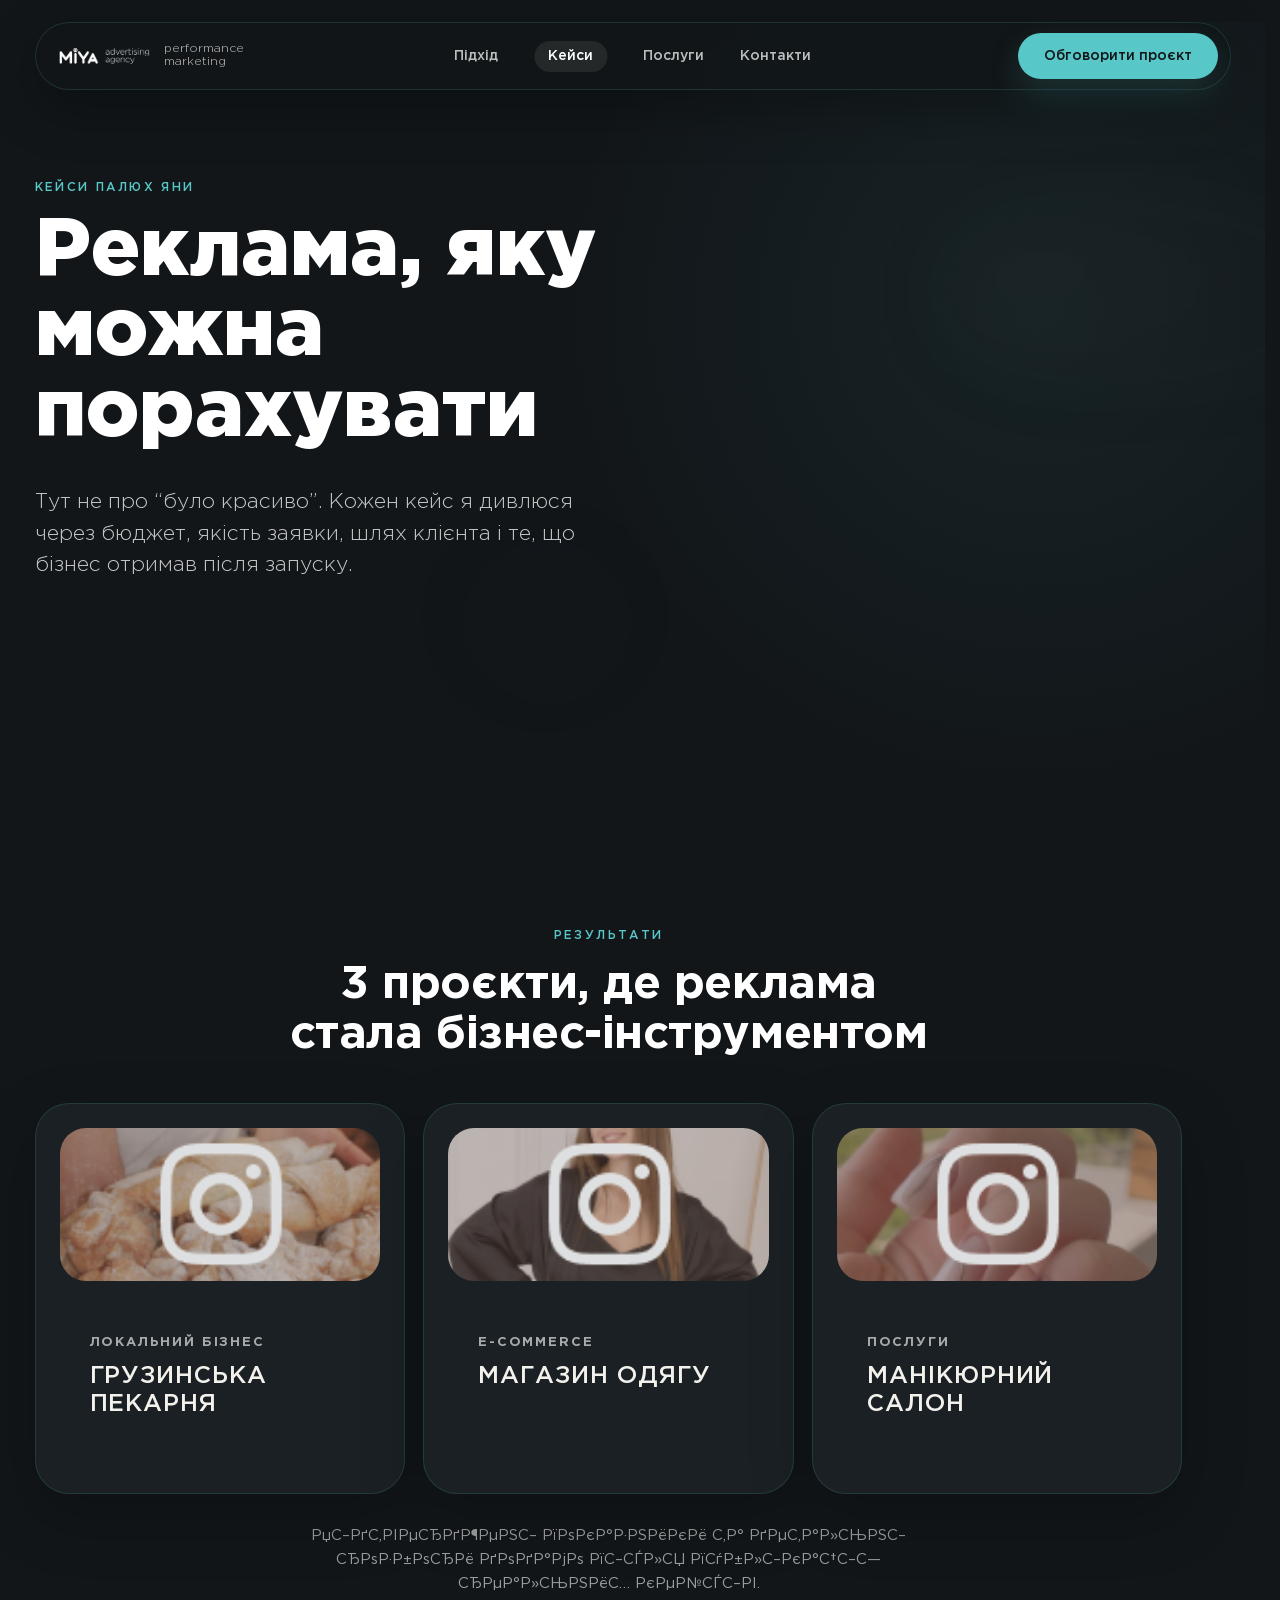
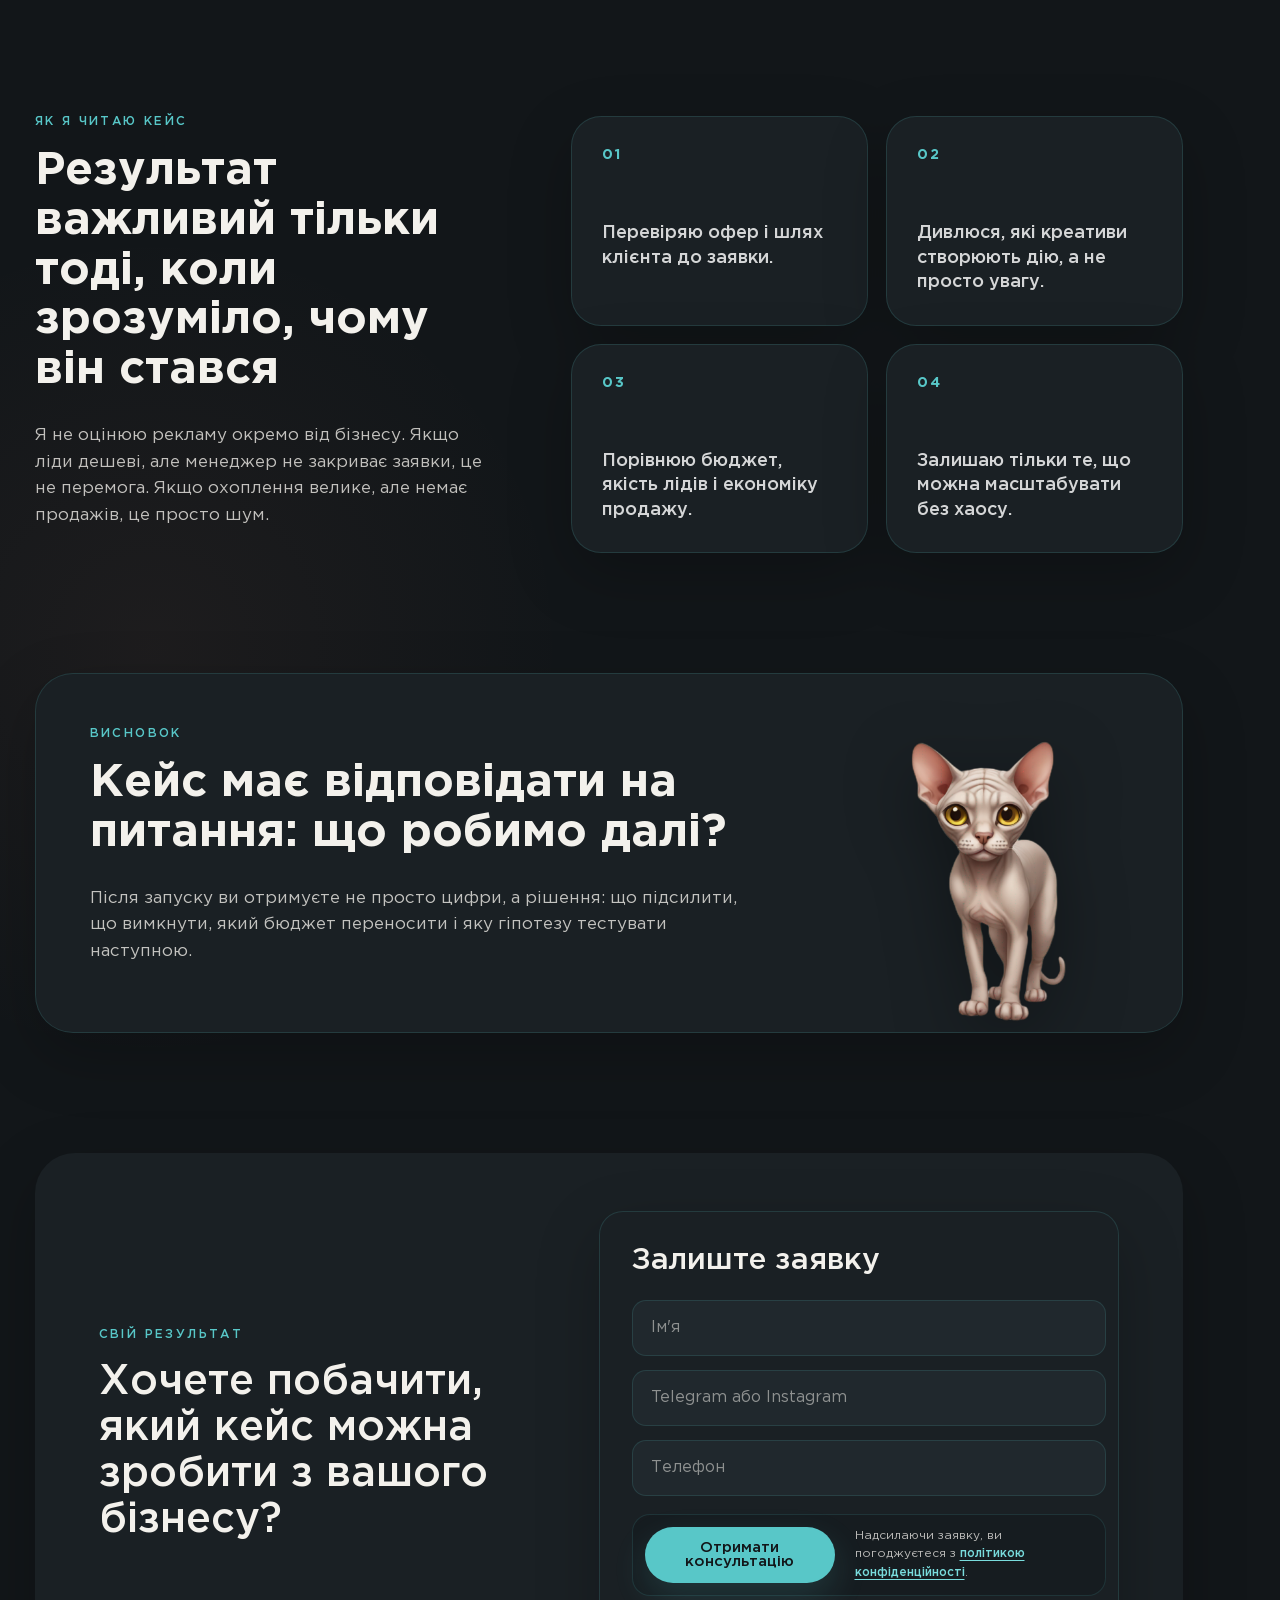
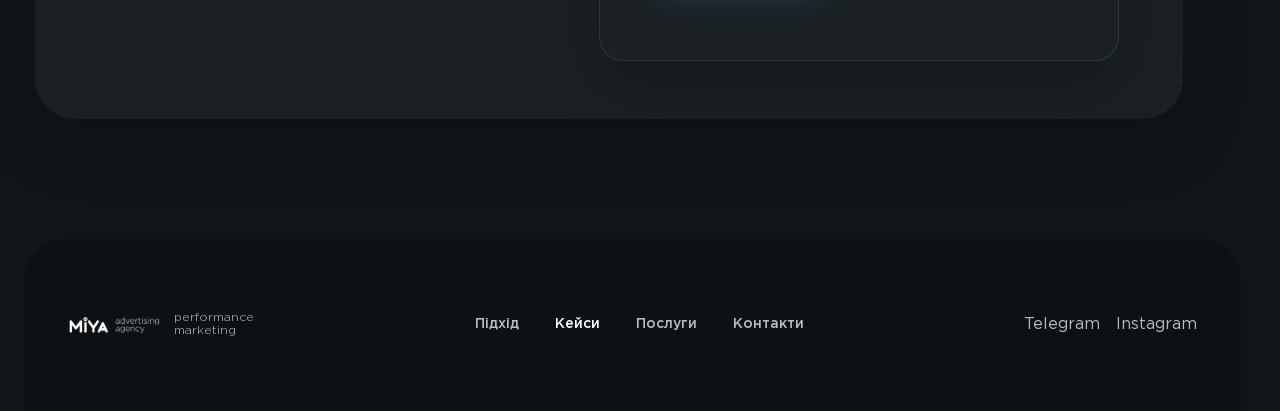
<file: cases.html>
<!doctype html>
<html lang="uk">
  <head>
    <meta charset="UTF-8" />
    <meta name="viewport" content="width=device-width, initial-scale=1.0" />
    <meta name="description" content="Кейси Палюх Яни: performance-реклама для бізнесів, де важливі заявки, продажі, ROMI і контроль бюджету." />
    <meta name="theme-color" content="#111315" />
    <meta property="og:type" content="website" />
    <meta property="og:locale" content="uk_UA" />
    <meta property="og:title" content="Кейси — Палюх Яна" />
    <meta property="og:description" content="Приклади рекламних запусків із фокусом на заявки, продажі та зрозумілу економіку." />
    <meta property="og:url" content="https://denysignatenko.github.io/MiYa/cases.html" />
    <meta property="og:image" content="https://denysignatenko.github.io/MiYa/assets/social-preview.png" />
    <meta property="og:image:width" content="1731" />
    <meta property="og:image:height" content="909" />
    <meta property="og:image:alt" content="Стратегія performance-маркетингу: шлях від аналітики до росту" />
    <meta name="twitter:card" content="summary_large_image" />
    <meta name="twitter:image" content="https://denysignatenko.github.io/MiYa/assets/social-preview.png" />
    <link rel="canonical" href="https://denysignatenko.github.io/MiYa/cases.html" />
    <link rel="icon" type="image/svg+xml" href="./assets/favicon.svg" />
    <link rel="apple-touch-icon" href="./assets/favicon.svg" />
    <link rel="manifest" href="./site.webmanifest" />
    <title>Кейси - Палюх Яна</title>
    <link rel="preload" href="./assets/fonts/GothamPro.woff2" as="font" type="font/woff2" crossorigin />
    <link rel="preload" href="./assets/fonts/GothamPro-Bold.woff2" as="font" type="font/woff2" crossorigin />
    <link rel="stylesheet" href="./styles/base.css" />
    <link rel="stylesheet" href="./styles/theme.css" />
    <link rel="stylesheet" href="./styles/motion.css" />
    <link rel="stylesheet" href="./styles/components.css" />
    <script src="./motion.js" defer></script>
    <script src="./site-ui.js" defer></script>
  </head>
  <body>
    <header class="site-header">
      <a class="brand" href="./index.html" aria-label="Палюх Яна"><img src="./assets/logo.webp" alt="" width="224" height="37" decoding="async" /><span>performance<br />marketing</span></a>
      <nav aria-label="Навігація"><a href="./approach.html">Підхід</a><a href="./cases.html" aria-current="page">Кейси</a><a href="./services.html">Послуги</a><a href="./contacts.html">Контакти</a></nav>
      <details class="mobile-menu"><summary aria-label="Відкрити меню"><span></span><span></span><span></span></summary><div><a href="./approach.html">Підхід</a><a href="./cases.html" aria-current="page">Кейси</a><a href="./services.html">Послуги</a><a href="./contacts.html">Контакти</a></div></details>
      <a class="header-cta" href="./contacts.html#contact-form">Обговорити проєкт</a>
    </header>

    <main id="top" class="cases-page">
      <section class="cases-hero" aria-labelledby="cases-title">
        <div class="side-mark" aria-hidden="true"><span>результати</span><span>2026</span></div>
        <img class="planet cases-planet-a" src="./assets/planet.webp" alt="" width="215" height="215" decoding="async" />
        <img class="planet cases-planet-b" src="./assets/planet-glow.webp" alt="" width="332" height="332" decoding="async" />
        <div class="cases-hero-copy">
          <p class="eyebrow">Кейси Палюх Яни</p>
          <h1 id="cases-title">Реклама, яку можна порахувати</h1>
          <p>Тут не про “було красиво”. Кожен кейс я дивлюся через бюджет, якість заявки, шлях клієнта і те, що бізнес отримав після запуску.</p>
        </div>
        <div class="cases-hero-stats">
          <article><strong>3</strong><span>напрями бізнесу</span></article>
          <article><strong>78k+</strong><span>охоплення у тестах</span></article>
          <article><strong>$0.09</strong><span>ціна кліку в кейсі</span></article>
          <article><strong>50+</strong><span>гіпотез для росту</span></article>
        </div>
      </section>

      <section class="case-showcase" aria-labelledby="showcase-title">
        <div class="section-heading"><p class="eyebrow">Результати</p><h2 id="showcase-title">3 проєкти, де реклама стала бізнес-інструментом</h2></div>
        <div class="case-grid case-grid-large">
          <article class="case-card case-card-large">
            <img src="./assets/case-bakery.webp" alt="Грузинська пекарня" loading="lazy" width="153" height="153" decoding="async" />
            <div class="case-card-content"><p>Локальний бізнес</p><h3>Грузинська пекарня</h3><dl><div><dt>Бюджет</dt><dd>$150</dd></div><div><dt>Охоплення</dt><dd>78 176</dd></div><div><dt>Переходи</dt><dd>1 988</dd></div><div><dt>Ціна кліку</dt><dd>$0.09</dd></div></dl></div>
          </article>
          <article class="case-card case-card-large featured">
            <img src="./assets/case-clothes.webp" alt="Магазин одягу" loading="lazy" width="153" height="153" decoding="async" />
            <div class="case-card-content"><p>E-commerce</p><h3>Магазин одягу</h3><dl><div><dt>Заявки</dt><dd>312</dd></div><div><dt>ROAS</dt><dd>6.4x</dd></div><div><dt>Термін</dt><dd>21 день</dd></div><div><dt>Гіпотези</dt><dd>12</dd></div></dl></div>
          </article>
          <article class="case-card case-card-large">
            <img src="./assets/case-nails.webp" alt="Манікюрний салон" loading="lazy" width="153" height="153" decoding="async" />
            <div class="case-card-content"><p>Послуги</p><h3>Манікюрний салон</h3><dl><div><dt>Записи</dt><dd>146</dd></div><div><dt>CPA</dt><dd>$1.8</dd></div><div><dt>Повторні</dt><dd>32%</dd></div><div><dt>Період</dt><dd>30 днів</dd></div></dl></div>
          </article>
        </div>
      </section>

      <section class="case-method">
        <div class="case-method-copy">
          <p class="eyebrow">Як я читаю кейс</p>
          <h2>Результат важливий тільки тоді, коли зрозуміло, чому він стався</h2>
          <p>Я не оцінюю рекламу окремо від бізнесу. Якщо ліди дешеві, але менеджер не закриває заявки, це не перемога. Якщо охоплення велике, але немає продажів, це просто шум.</p>
        </div>
        <div class="case-method-grid">
          <article><span>01</span><p>Перевіряю офер і шлях клієнта до заявки.</p></article>
          <article><span>02</span><p>Дивлюся, які креативи створюють дію, а не просто увагу.</p></article>
          <article><span>03</span><p>Порівнюю бюджет, якість лідів і економіку продажу.</p></article>
          <article><span>04</span><p>Залишаю тільки те, що можна масштабувати без хаосу.</p></article>
        </div>
      </section>

      <section class="cases-insight">
        <img src="./assets/cat-standing.webp" alt="" aria-hidden="true" loading="lazy" width="461" height="461" decoding="async" />
        <div><p class="eyebrow">Висновок</p><h2>Кейс має відповідати на питання: що робимо далі?</h2><p>Після запуску ви отримуєте не просто цифри, а рішення: що підсилити, що вимкнути, який бюджет переносити і яку гіпотезу тестувати наступною.</p></div>
      </section>

      <section id="contact" class="contact">
        <div class="contact-copy"><p class="eyebrow">Свій результат</p><h2>Хочете побачити, який кейс можна зробити з вашого бізнесу?</h2></div>
        <form><h3>Залиште заявку</h3><label><span class="sr-only">Ім'я</span><input type="text" name="name" placeholder="Ім'я" autocomplete="name" required /></label><label><span class="sr-only">Telegram або Instagram</span><input type="text" name="contact" placeholder="Telegram або Instagram" autocomplete="username" required /></label><label><span class="sr-only">Телефон</span><input type="tel" name="phone" placeholder="Телефон" autocomplete="tel" inputmode="tel" /></label><div class="form-actions"><button type="submit">Отримати консультацію</button><small>Надсилаючи заявку, ви погоджуєтеся з <a href="./privacy.html">політикою конфіденційності</a>.</small></div><p class="form-status" aria-live="polite" aria-atomic="true"></p></form>
      </section>
    </main>

    <footer class="site-footer">
      <a class="brand" href="./index.html" aria-label="Палюх Яна"><img src="./assets/logo.webp" alt="" width="224" height="37" decoding="async" /><span>performance<br />marketing</span></a>
      <nav><a href="./approach.html">Підхід</a><a href="./cases.html" aria-current="page">Кейси</a><a href="./services.html">Послуги</a><a href="./contacts.html">Контакти</a></nav>
      <div class="footer-socials"><a href="https://t.me/marrrakuya" rel="me">Telegram</a><a href="https://www.instagram.com/marrraku.ya/" rel="me">Instagram</a></div>
    </footer>
  </body>
</html>
</file>
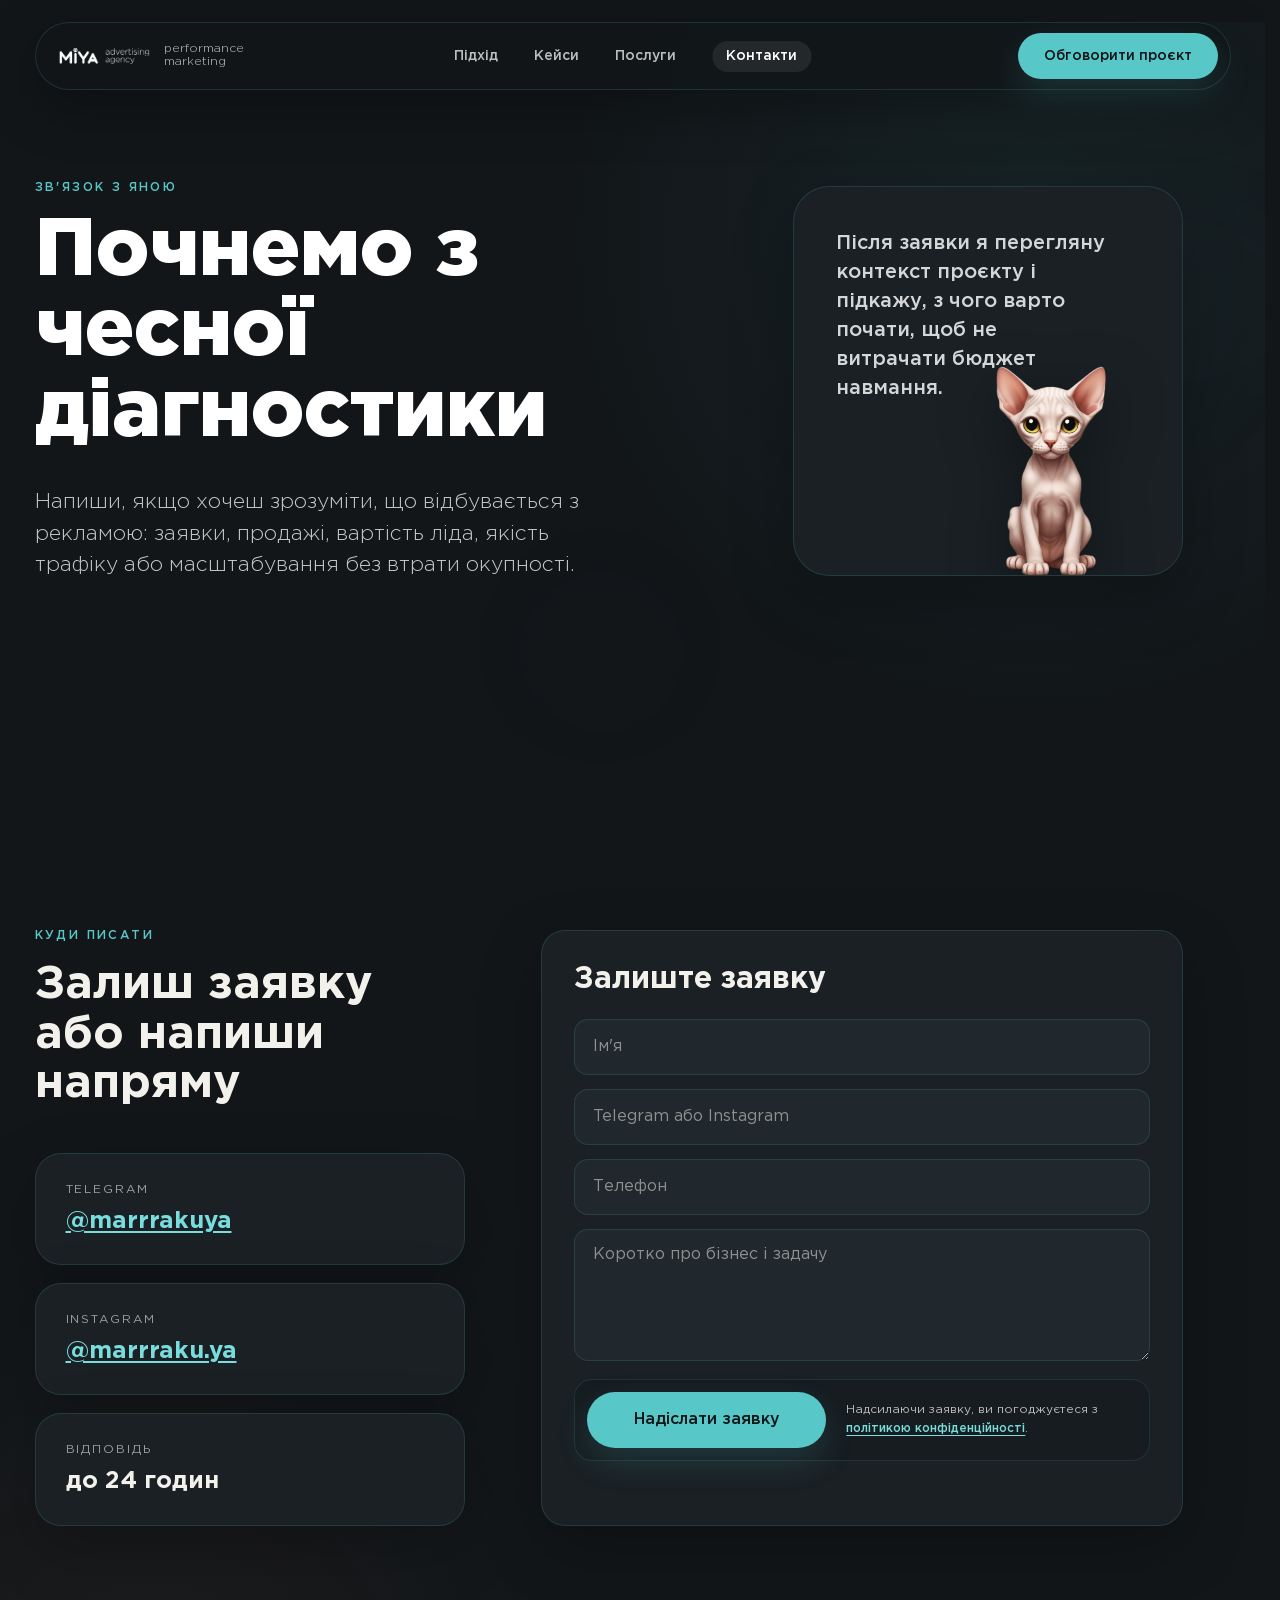
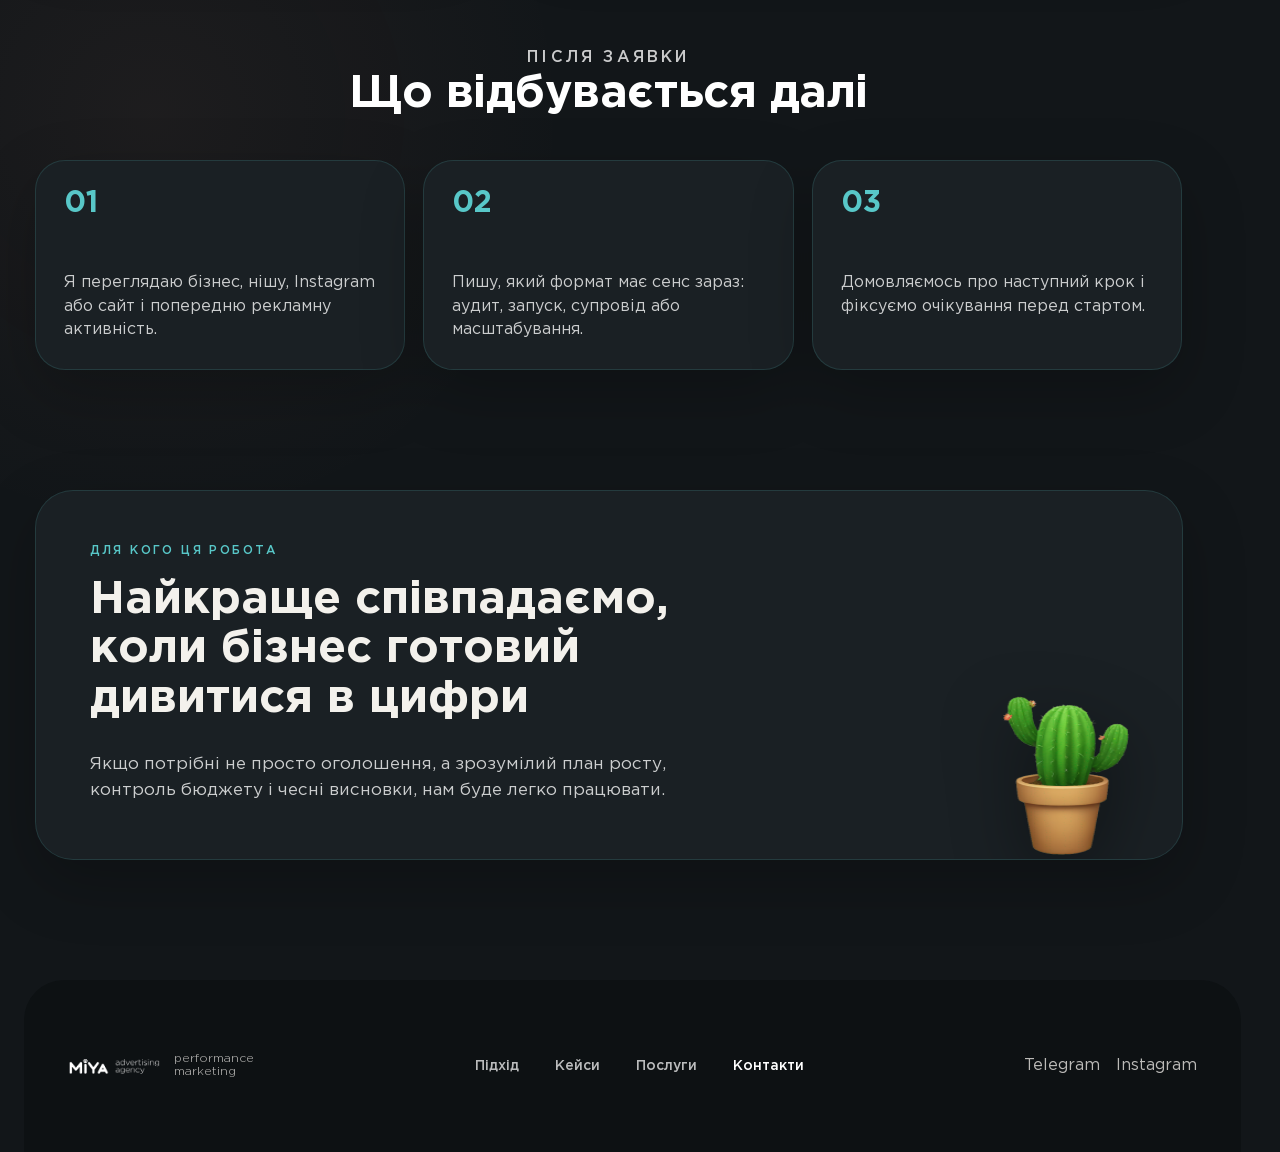
<file: contacts.html>
<!doctype html>
<html lang="uk">
  <head>
    <meta charset="UTF-8" />
    <meta name="viewport" content="width=device-width, initial-scale=1.0" />
    <meta name="description" content="Контакти Палюх Яни: залишити заявку на діагностику реклами, performance-стратегію або супровід запуску." />
    <meta name="theme-color" content="#111315" />
    <meta property="og:type" content="website" />
    <meta property="og:locale" content="uk_UA" />
    <meta property="og:title" content="Контакти — Палюх Яна" />
    <meta property="og:description" content="Опишіть задачу або напишіть напряму в Telegram чи Instagram." />
    <meta property="og:url" content="https://denysignatenko.github.io/MiYa/contacts.html" />
    <meta property="og:title" content="Контакти — Палюх Яна" />
    <meta property="og:description" content="Напишіть у Telegram або Instagram, щоб обговорити рекламу та наступний крок для бізнесу." />
    <meta property="og:image" content="https://denysignatenko.github.io/MiYa/assets/social-preview.png" />
    <meta property="og:image:width" content="1731" />
    <meta property="og:image:height" content="909" />
    <meta property="og:image:alt" content="Стратегія performance-маркетингу: шлях від аналітики до росту" />
    <meta name="twitter:card" content="summary_large_image" />
    <meta name="twitter:image" content="https://denysignatenko.github.io/MiYa/assets/social-preview.png" />
    <link rel="canonical" href="https://denysignatenko.github.io/MiYa/contacts.html" />
    <link rel="icon" type="image/svg+xml" href="./assets/favicon.svg" />
    <link rel="apple-touch-icon" href="./assets/favicon.svg" />
    <link rel="manifest" href="./site.webmanifest" />
    <title>Контакти - Палюх Яна</title>
    <link rel="preload" href="./assets/fonts/GothamPro.woff2" as="font" type="font/woff2" crossorigin />
    <link rel="preload" href="./assets/fonts/GothamPro-Bold.woff2" as="font" type="font/woff2" crossorigin />
    <link rel="stylesheet" href="./styles/base.css" />
    <link rel="stylesheet" href="./styles/theme.css" />
    <link rel="stylesheet" href="./styles/motion.css" />
    <link rel="stylesheet" href="./styles/components.css" />
    <script src="./motion.js" defer></script>
    <script src="./site-ui.js" defer></script>
  </head>
  <body>
    <header class="site-header">
      <a class="brand" href="./index.html" aria-label="Палюх Яна"><img src="./assets/logo.webp" alt="" width="224" height="37" decoding="async" /><span>performance<br />marketing</span></a>
      <nav aria-label="Навігація"><a href="./approach.html">Підхід</a><a href="./cases.html">Кейси</a><a href="./services.html">Послуги</a><a href="./contacts.html" aria-current="page">Контакти</a></nav>
      <details class="mobile-menu"><summary aria-label="Відкрити меню"><span></span><span></span><span></span></summary><div><a href="./approach.html">Підхід</a><a href="./cases.html">Кейси</a><a href="./services.html">Послуги</a><a href="./contacts.html" aria-current="page">Контакти</a></div></details>
      <a class="header-cta" href="./contacts.html#contact-form">Обговорити проєкт</a>
    </header>

    <main id="top" class="contacts-page">
      <section class="contacts-hero" aria-labelledby="contacts-title">
        <div class="side-mark" aria-hidden="true"><span>контакт</span><span>2026</span></div>
        <img class="planet contacts-planet-a" src="./assets/planet.webp" alt="" width="215" height="215" decoding="async" />
        <img class="planet contacts-planet-b" src="./assets/planet-glow.webp" alt="" width="332" height="332" decoding="async" />
        <div class="contacts-hero-copy">
          <p class="eyebrow">Зв'язок з Яною</p>
          <h1 id="contacts-title">Почнемо з чесної діагностики</h1>
          <p>Напиши, якщо хочеш зрозуміти, що відбувається з рекламою: заявки, продажі, вартість ліда, якість трафіку або масштабування без втрати окупності.</p>
        </div>
        <div class="contacts-card">
          <img src="./assets/cat-problem.webp" alt="" aria-hidden="true" width="461" height="461" decoding="async" />
          <p>Після заявки я перегляну контекст проєкту і підкажу, з чого варто почати, щоб не витрачати бюджет навмання.</p>
        </div>
      </section>

      <section id="contact-form" class="contacts-form-section">
        <div class="contacts-info">
          <p class="eyebrow">Куди писати</p>
          <h2>Залиш заявку або напиши напряму</h2>
          <div class="contact-channel-list">
            <article><span>Telegram</span><strong><a href="https://t.me/marrrakuya" rel="me">@marrrakuya</a></strong></article>
            <article><span>Instagram</span><strong><a href="https://www.instagram.com/marrraku.ya/" rel="me">@marrraku.ya</a></strong></article>
            <article><span>Відповідь</span><strong>до 24 годин</strong></article>
          </div>
        </div>
        <form class="contact-page-form" aria-describedby="contact-privacy">
          <h3>Залиште заявку</h3>
          <label><span class="sr-only">Ім'я</span><input type="text" name="name" placeholder="Ім'я" autocomplete="name" required /></label>
          <label><span class="sr-only">Telegram або Instagram</span><input type="text" name="contact" placeholder="Telegram або Instagram" autocomplete="username" required /></label>
          <label><span class="sr-only">Телефон</span><input type="tel" name="phone" placeholder="Телефон" autocomplete="tel" inputmode="tel" /></label>
          <label><span class="sr-only">Коротко про бізнес і задачу</span><textarea name="message" placeholder="Коротко про бізнес і задачу"></textarea></label>
          <div class="form-actions">
            <button type="submit">Надіслати заявку</button>
            <small id="contact-privacy">Надсилаючи заявку, ви погоджуєтеся з <a href="./privacy.html">політикою конфіденційності</a>.</small>
          </div>
          <p class="form-status" aria-live="polite" aria-atomic="true"></p>
        </form>
      </section>

      <section class="after-contact">
        <div class="section-heading"><p class="eyebrow">Після заявки</p><h2>Що відбувається далі</h2></div>
        <ol>
          <li><span>01</span><p>Я переглядаю бізнес, нішу, Instagram або сайт і попередню рекламну активність.</p></li>
          <li><span>02</span><p>Пишу, який формат має сенс зараз: аудит, запуск, супровід або масштабування.</p></li>
          <li><span>03</span><p>Домовляємось про наступний крок і фіксуємо очікування перед стартом.</p></li>
        </ol>
      </section>

      <section class="contacts-note">
        <img src="./assets/cactus-flying.webp" alt="" aria-hidden="true" loading="lazy" width="272" height="272" decoding="async" />
        <div>
          <p class="eyebrow">Для кого ця робота</p>
          <h2>Найкраще співпадаємо, коли бізнес готовий дивитися в цифри</h2>
          <p>Якщо потрібні не просто оголошення, а зрозумілий план росту, контроль бюджету і чесні висновки, нам буде легко працювати.</p>
        </div>
      </section>
    </main>

    <footer class="site-footer">
      <a class="brand" href="./index.html" aria-label="Палюх Яна"><img src="./assets/logo.webp" alt="" width="224" height="37" decoding="async" /><span>performance<br />marketing</span></a>
      <nav><a href="./approach.html">Підхід</a><a href="./cases.html">Кейси</a><a href="./services.html">Послуги</a><a href="./contacts.html" aria-current="page">Контакти</a></nav>
      <div class="footer-socials"><a href="https://t.me/marrrakuya" rel="me">Telegram</a><a href="https://www.instagram.com/marrraku.ya/" rel="me">Instagram</a></div>
    </footer>
  </body>
</html>
</file>
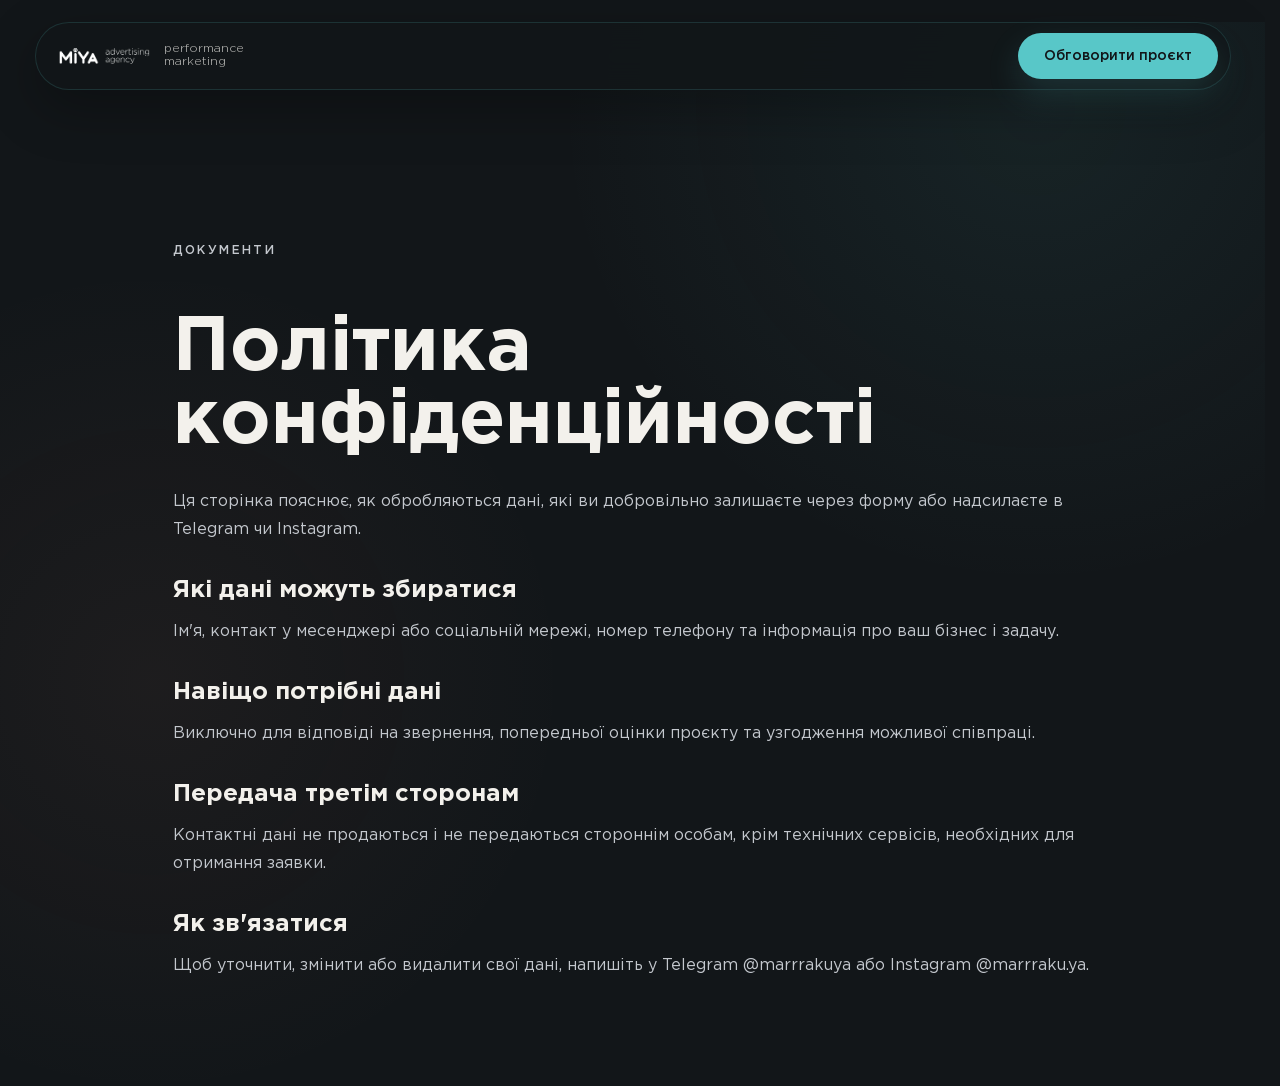
<file: privacy.html>
<!doctype html>
<html lang="uk">
  <head>
    <meta charset="UTF-8" />
    <meta name="viewport" content="width=device-width, initial-scale=1.0" />
    <meta name="description" content="Політика конфіденційності сайту Палюх Яни." />
    <meta name="robots" content="noindex,follow" />
    <meta name="theme-color" content="#111315" />
    <title>Політика конфіденційності — Палюх Яна</title>
    <link rel="icon" type="image/svg+xml" href="./assets/favicon.svg" />
    <link rel="apple-touch-icon" href="./assets/favicon.svg" />
    <link rel="manifest" href="./site.webmanifest" />
    <link rel="preload" href="./assets/fonts/GothamPro.woff2" as="font" type="font/woff2" crossorigin />
    <link rel="preload" href="./assets/fonts/GothamPro-Bold.woff2" as="font" type="font/woff2" crossorigin />
    <link rel="stylesheet" href="./styles/base.css" />
    <link rel="stylesheet" href="./styles/theme.css" />
    <link rel="stylesheet" href="./styles/motion.css" />
    <link rel="stylesheet" href="./styles/components.css" />
    <script src="./motion.js" defer></script>
    <script src="./site-ui.js" defer></script>
  </head>
  <body>
    <header class="site-header">
      <a class="brand" href="./index.html" aria-label="Палюх Яна"><img src="./assets/logo.webp" alt="" width="224" height="37" decoding="async" /><span>performance<br />marketing</span></a>
      <a class="header-cta" href="./contacts.html#contact-form">Обговорити проєкт</a>
    </header>
    <main class="privacy-page">
      <p class="eyebrow">Документи</p>
      <h1>Політика конфіденційності</h1>
      <p>Ця сторінка пояснює, як обробляються дані, які ви добровільно залишаєте через форму або надсилаєте в Telegram чи Instagram.</p>
      <h2>Які дані можуть збиратися</h2>
      <p>Ім'я, контакт у месенджері або соціальній мережі, номер телефону та інформація про ваш бізнес і задачу.</p>
      <h2>Навіщо потрібні дані</h2>
      <p>Виключно для відповіді на звернення, попередньої оцінки проєкту та узгодження можливої співпраці.</p>
      <h2>Передача третім сторонам</h2>
      <p>Контактні дані не продаються і не передаються стороннім особам, крім технічних сервісів, необхідних для отримання заявки.</p>
      <h2>Як зв'язатися</h2>
      <p>Щоб уточнити, змінити або видалити свої дані, напишіть у <a href="https://t.me/marrrakuya">Telegram @marrrakuya</a> або <a href="https://www.instagram.com/marrraku.ya/">Instagram @marrraku.ya</a>.</p>
    </main>
  </body>
</html>
</file>
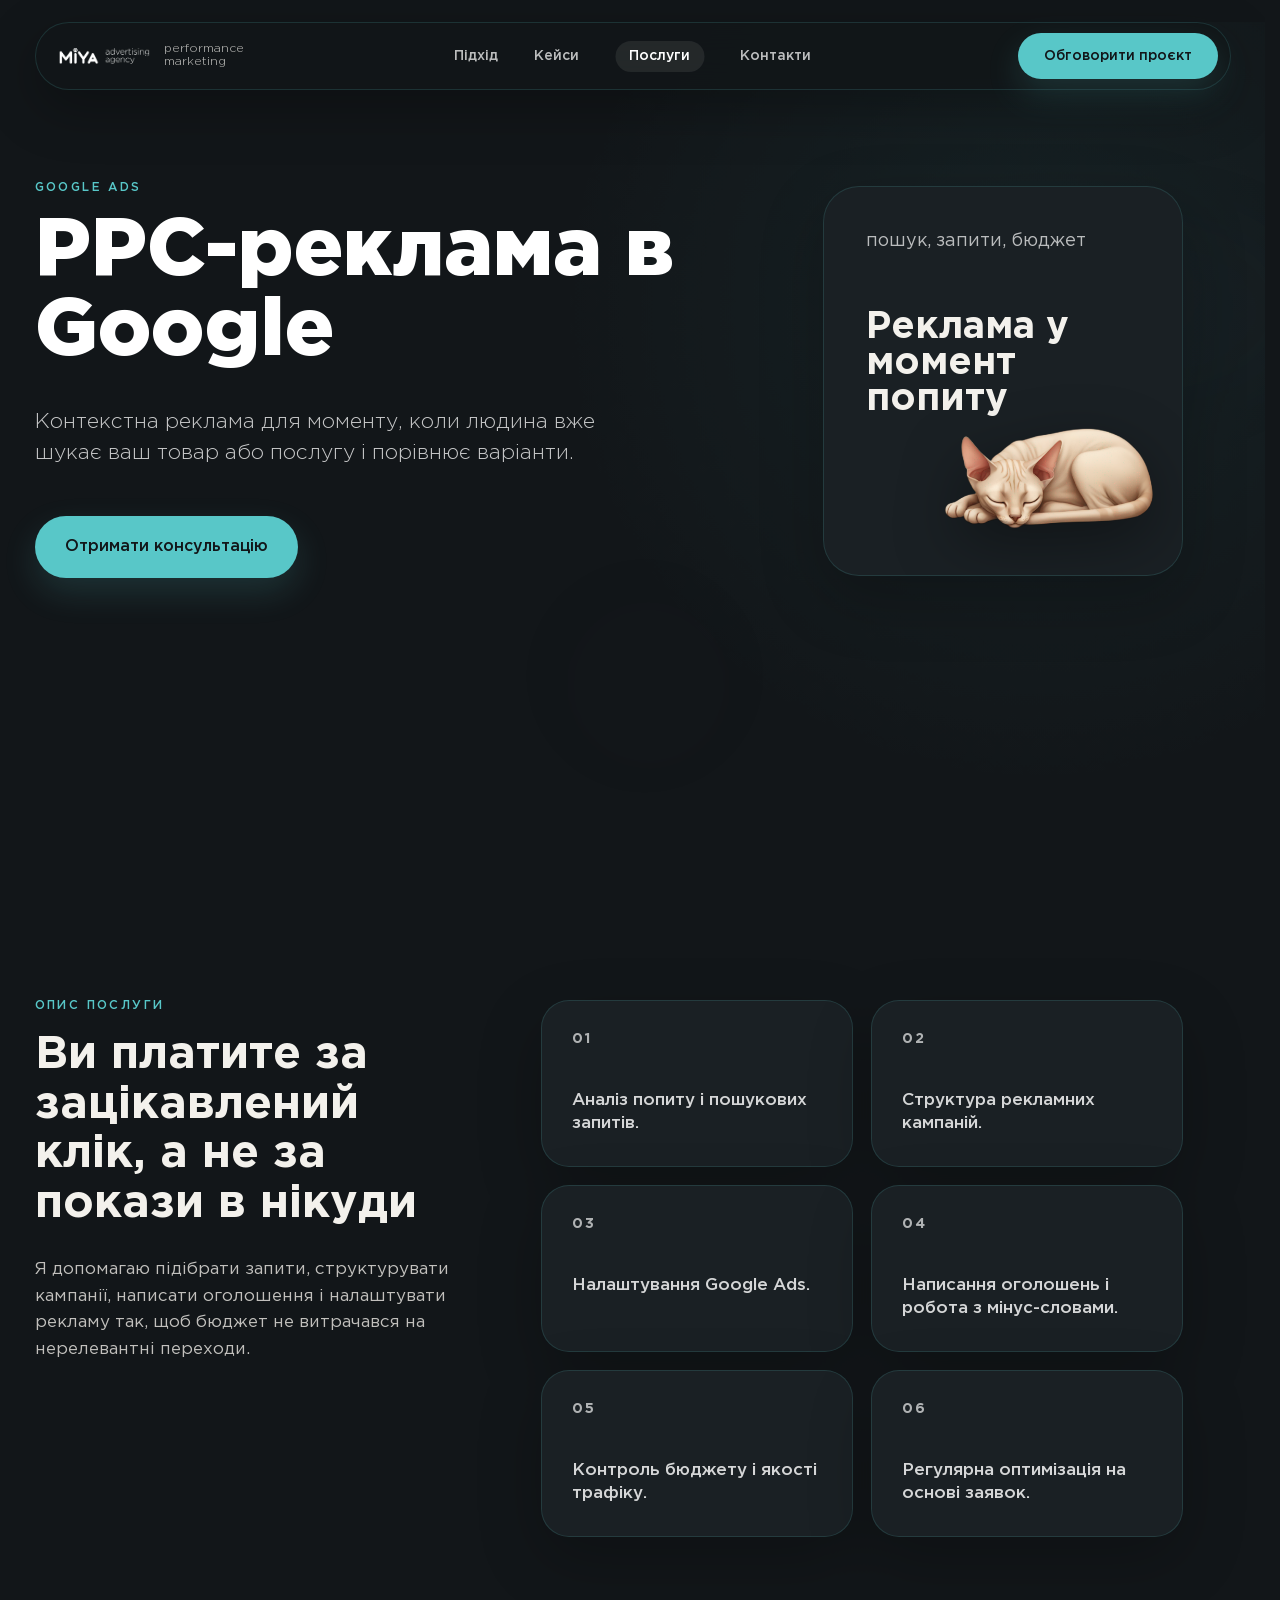
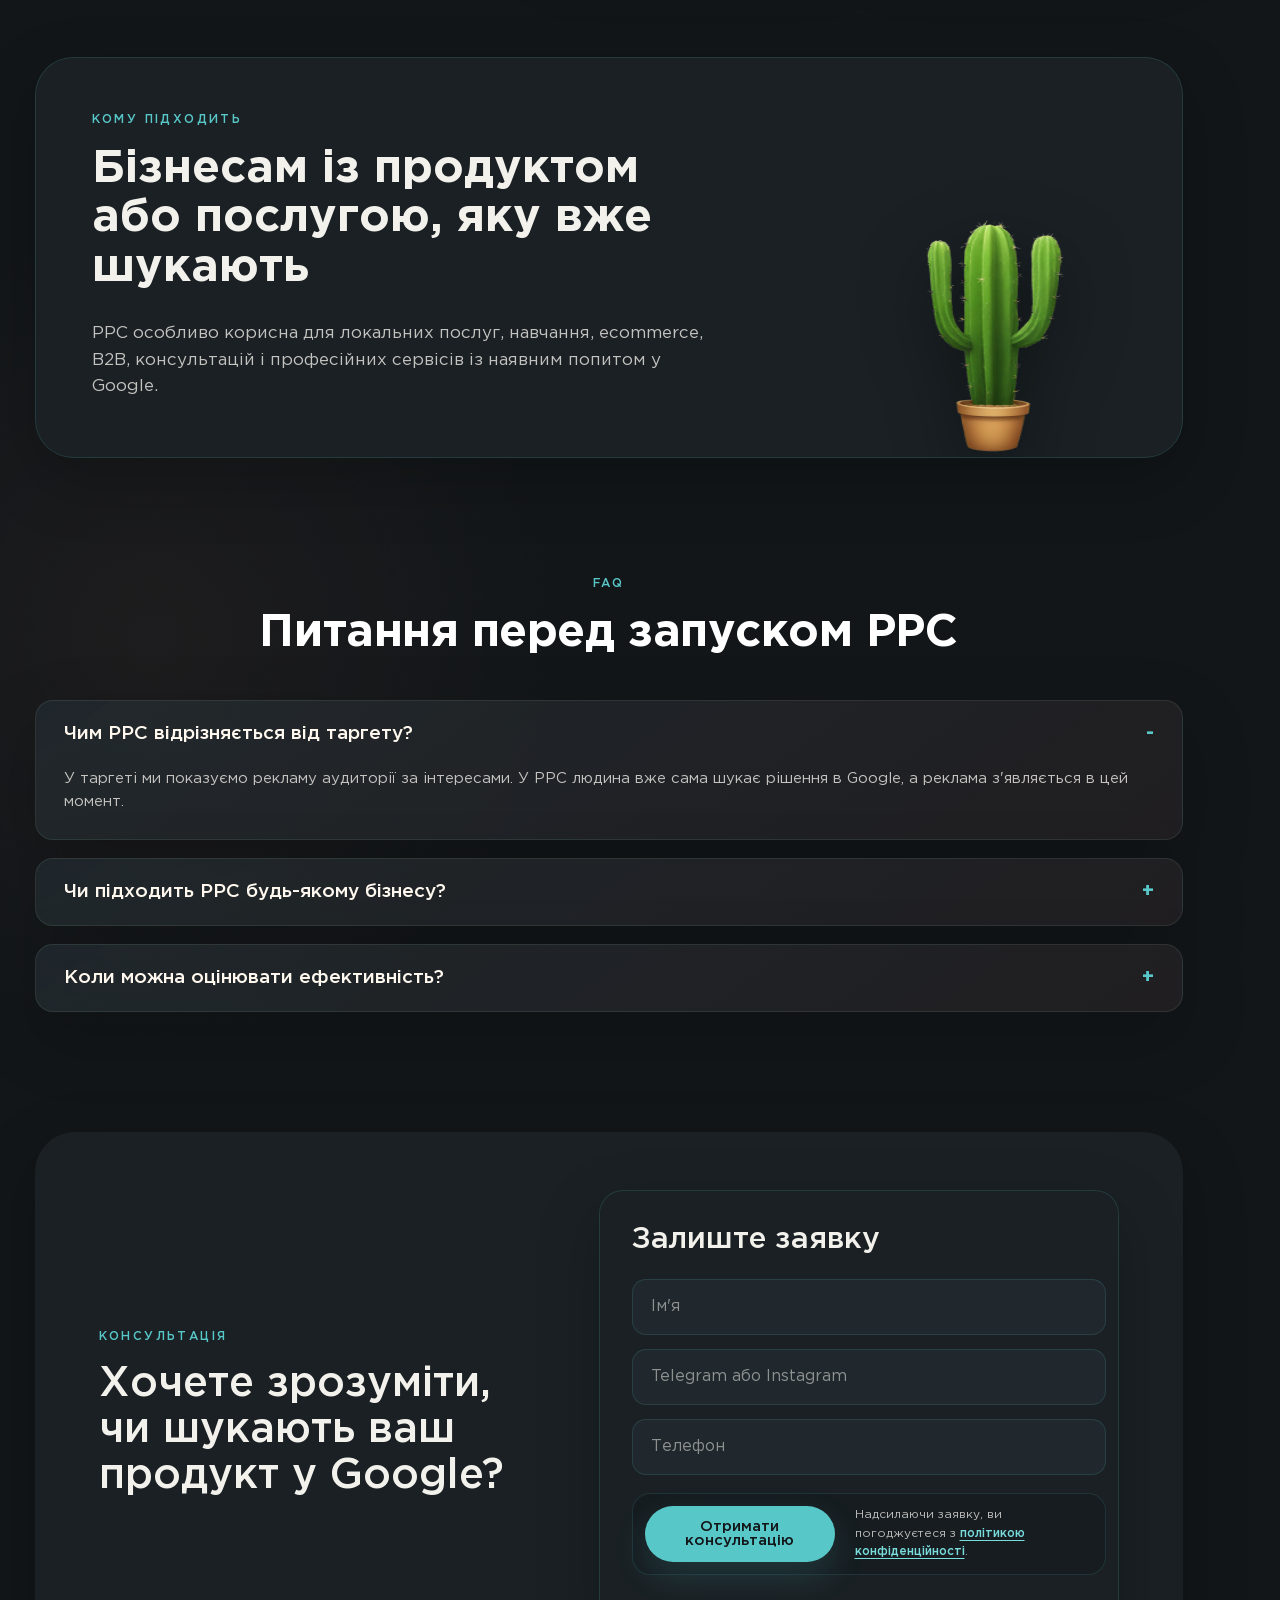
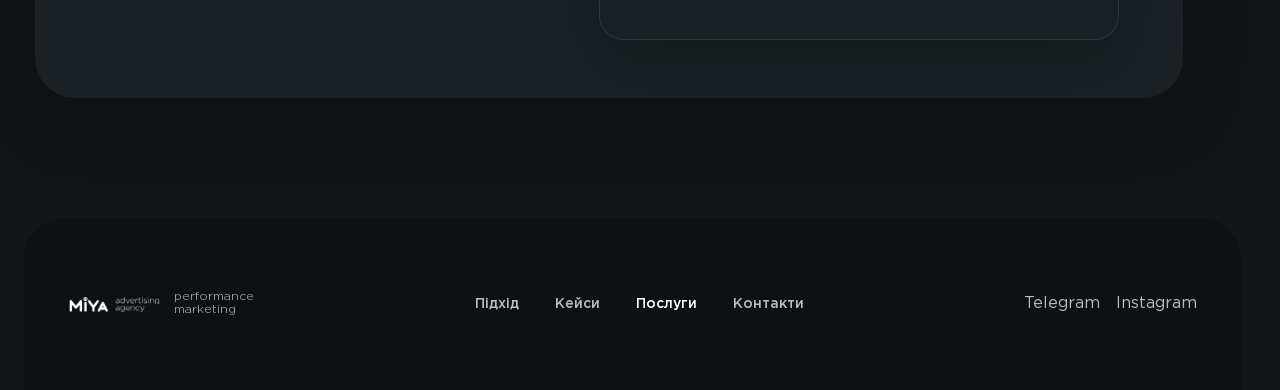
<file: service-ppc.html>
<!doctype html>
<html lang="uk">
  <head>
    <meta charset="UTF-8" />
    <meta name="viewport" content="width=device-width, initial-scale=1.0" />
    <meta name="description" content="PPC-реклама в Google від Палюх Яни: пошукові кампанії, структура запитів, оголошення, мінус-слова і оптимізація бюджету." />
    <meta name="theme-color" content="#111315" />
    <meta property="og:type" content="website" />
    <meta property="og:locale" content="uk_UA" />
    <meta property="og:title" content="PPC-реклама в Google — Палюх Яна" />
    <meta property="og:description" content="Реклама для людей, які вже шукають ваш товар або послугу в Google." />
    <meta property="og:url" content="https://denysignatenko.github.io/MiYa/service-ppc.html" />
    <meta property="og:image" content="https://denysignatenko.github.io/MiYa/assets/social-preview.png" />
    <meta name="twitter:card" content="summary_large_image" />
    <link rel="canonical" href="https://denysignatenko.github.io/MiYa/service-ppc.html" />
    <link rel="icon" type="image/svg+xml" href="./assets/favicon.svg" />
    <title>PPC-реклама в Google - Палюх Яна</title>
    <link rel="stylesheet" href="./styles/base.css" />
    <link rel="stylesheet" href="./styles/theme.css" />
    <link rel="stylesheet" href="./styles/motion.css" />
    <link rel="stylesheet" href="./styles/components.css" />
    <script src="./motion.js" defer></script>
    <script src="./site-ui.js" defer></script>
  </head>
  <body>
    <header class="site-header"><a class="brand" href="./index.html" aria-label="Палюх Яна"><img src="./assets/logo.webp" alt="" width="224" height="37" decoding="async" /><span>performance<br />marketing</span></a><nav aria-label="Навігація"><a href="./approach.html">Підхід</a><a href="./cases.html">Кейси</a><a href="./services.html" aria-current="page">Послуги</a><a href="./contacts.html">Контакти</a></nav><details class="mobile-menu"><summary aria-label="Відкрити меню"><span></span><span></span><span></span></summary><div><a href="./approach.html">Підхід</a><a href="./cases.html">Кейси</a><a href="./services.html" aria-current="page">Послуги</a><a href="./contacts.html">Контакти</a></div></details><a class="header-cta" href="./contacts.html#contact-form">Обговорити проєкт</a></header>
    <main id="top" class="services-page">
      <section class="services-hero" aria-labelledby="services-title"><div class="side-mark" aria-hidden="true"><span>google</span><span>ads</span></div><img class="planet services-planet-a" src="./assets/planet.webp" alt="" width="215" height="215" decoding="async" /><img class="planet services-planet-b" src="./assets/planet-glow.webp" alt="" width="332" height="332" decoding="async" /><div class="services-hero-copy"><p class="eyebrow">Google Ads</p><h1 id="services-title">PPC-реклама в Google</h1><p>Контекстна реклама для моменту, коли людина вже шукає ваш товар або послугу і порівнює варіанти.</p><a class="primary" href="./contacts.html#contact-form">Отримати консультацію</a></div><div class="services-hero-card"><img src="./assets/cat-sleeping.webp" alt="" aria-hidden="true" width="461" height="461" decoding="async" /><span>пошук, запити, бюджет</span><strong>Реклама у момент попиту</strong></div></section>
      <section class="included-services"><div class="included-copy"><p class="eyebrow">Опис послуги</p><h2>Ви платите за зацікавлений клік, а не за покази в нікуди</h2><p>Я допомагаю підібрати запити, структурувати кампанії, написати оголошення і налаштувати рекламу так, щоб бюджет не витрачався на нерелевантні переходи.</p></div><div class="included-list"><article><span>01</span><p>Аналіз попиту і пошукових запитів.</p></article><article><span>02</span><p>Структура рекламних кампаній.</p></article><article><span>03</span><p>Налаштування Google Ads.</p></article><article><span>04</span><p>Написання оголошень і робота з мінус-словами.</p></article><article><span>05</span><p>Контроль бюджету і якості трафіку.</p></article><article><span>06</span><p>Регулярна оптимізація на основі заявок.</p></article></div></section>
      <section class="service-principles"><img src="./assets/cactus-home.webp" alt="" aria-hidden="true" loading="lazy" width="272" height="272" decoding="async" /><div><p class="eyebrow">Кому підходить</p><h2>Бізнесам із продуктом або послугою, яку вже шукають</h2><p>PPC особливо корисна для локальних послуг, навчання, ecommerce, B2B, консультацій і професійних сервісів із наявним попитом у Google.</p></div></section>
      <section class="faq-section"><div class="section-heading"><p class="eyebrow">FAQ</p><h2>Питання перед запуском PPC</h2></div><div class="faq-list"><details open><summary>Чим PPC відрізняється від таргету?</summary><p>У таргеті ми показуємо рекламу аудиторії за інтересами. У PPC людина вже сама шукає рішення в Google, а реклама з'являється в цей момент.</p></details><details><summary>Чи підходить PPC будь-якому бізнесу?</summary><p>Не завжди. Якщо попиту в Google майже немає, краще почати з формування попиту через соцмережі або таргет.</p></details><details><summary>Коли можна оцінювати ефективність?</summary><p>Перші дані видно після старту, але повноцінні висновки варто робити після тестового періоду, коли кампанії зібрали достатньо кліків і заявок.</p></details></div></section>
      <section class="contact"><div class="contact-copy"><p class="eyebrow">Консультація</p><h2>Хочете зрозуміти, чи шукають ваш продукт у Google?</h2></div><form><h3>Залиште заявку</h3><label><span class="sr-only">Ім'я</span><input type="text" name="name" placeholder="Ім'я" autocomplete="name" required /></label><label><span class="sr-only">Telegram або Instagram</span><input type="text" name="contact" placeholder="Telegram або Instagram" autocomplete="username" required /></label><label><span class="sr-only">Телефон</span><input type="tel" name="phone" placeholder="Телефон" autocomplete="tel" inputmode="tel" /></label><div class="form-actions"><button type="submit">Отримати консультацію</button><small>Надсилаючи заявку, ви погоджуєтеся з <a href="./privacy.html">політикою конфіденційності</a>.</small></div><p class="form-status" aria-live="polite" aria-atomic="true"></p></form></section>
    </main>
    <footer class="site-footer"><a class="brand" href="./index.html" aria-label="Палюх Яна"><img src="./assets/logo.webp" alt="" width="224" height="37" decoding="async" /><span>performance<br />marketing</span></a><nav><a href="./approach.html">Підхід</a><a href="./cases.html">Кейси</a><a href="./services.html" aria-current="page">Послуги</a><a href="./contacts.html">Контакти</a></nav><div class="footer-socials"><a href="https://t.me/marrrakuya" rel="me">Telegram</a><a href="https://www.instagram.com/marrraku.ya/" rel="me">Instagram</a></div></footer>
  </body>
</html>
</file>
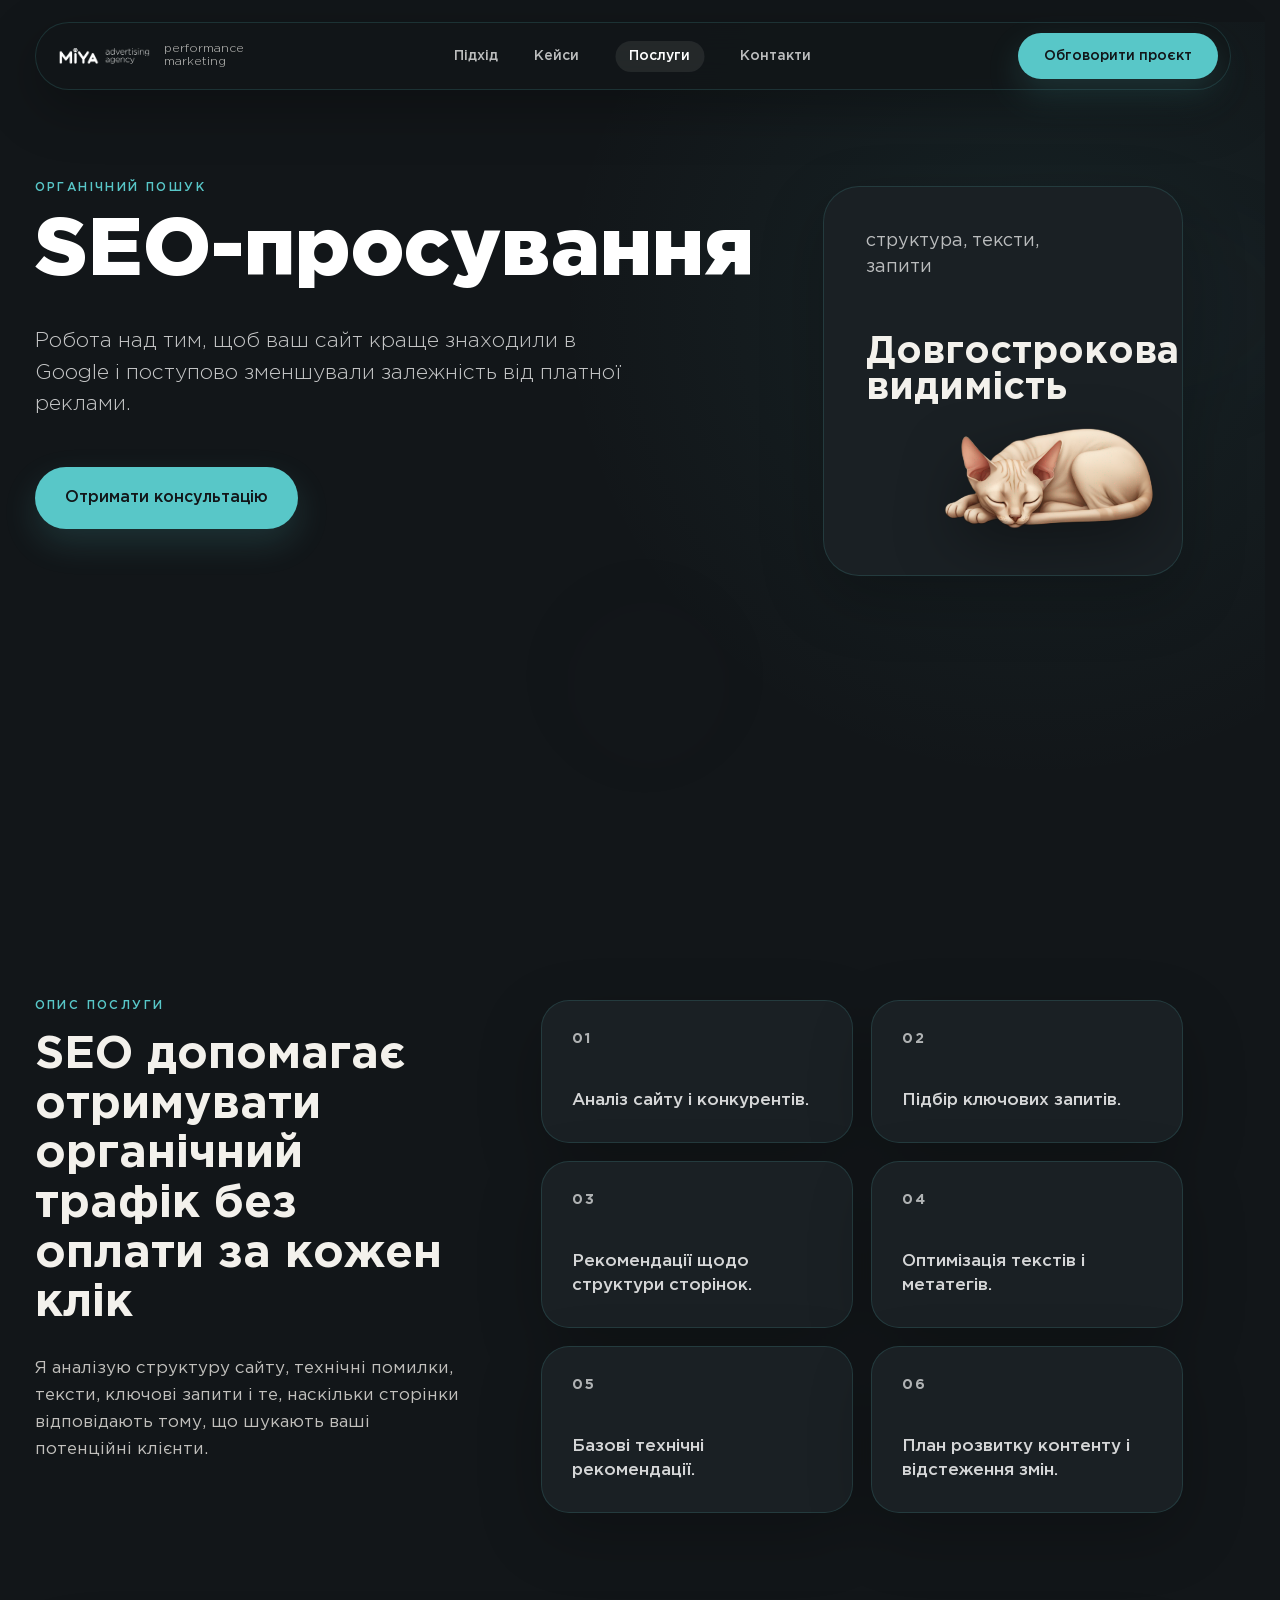
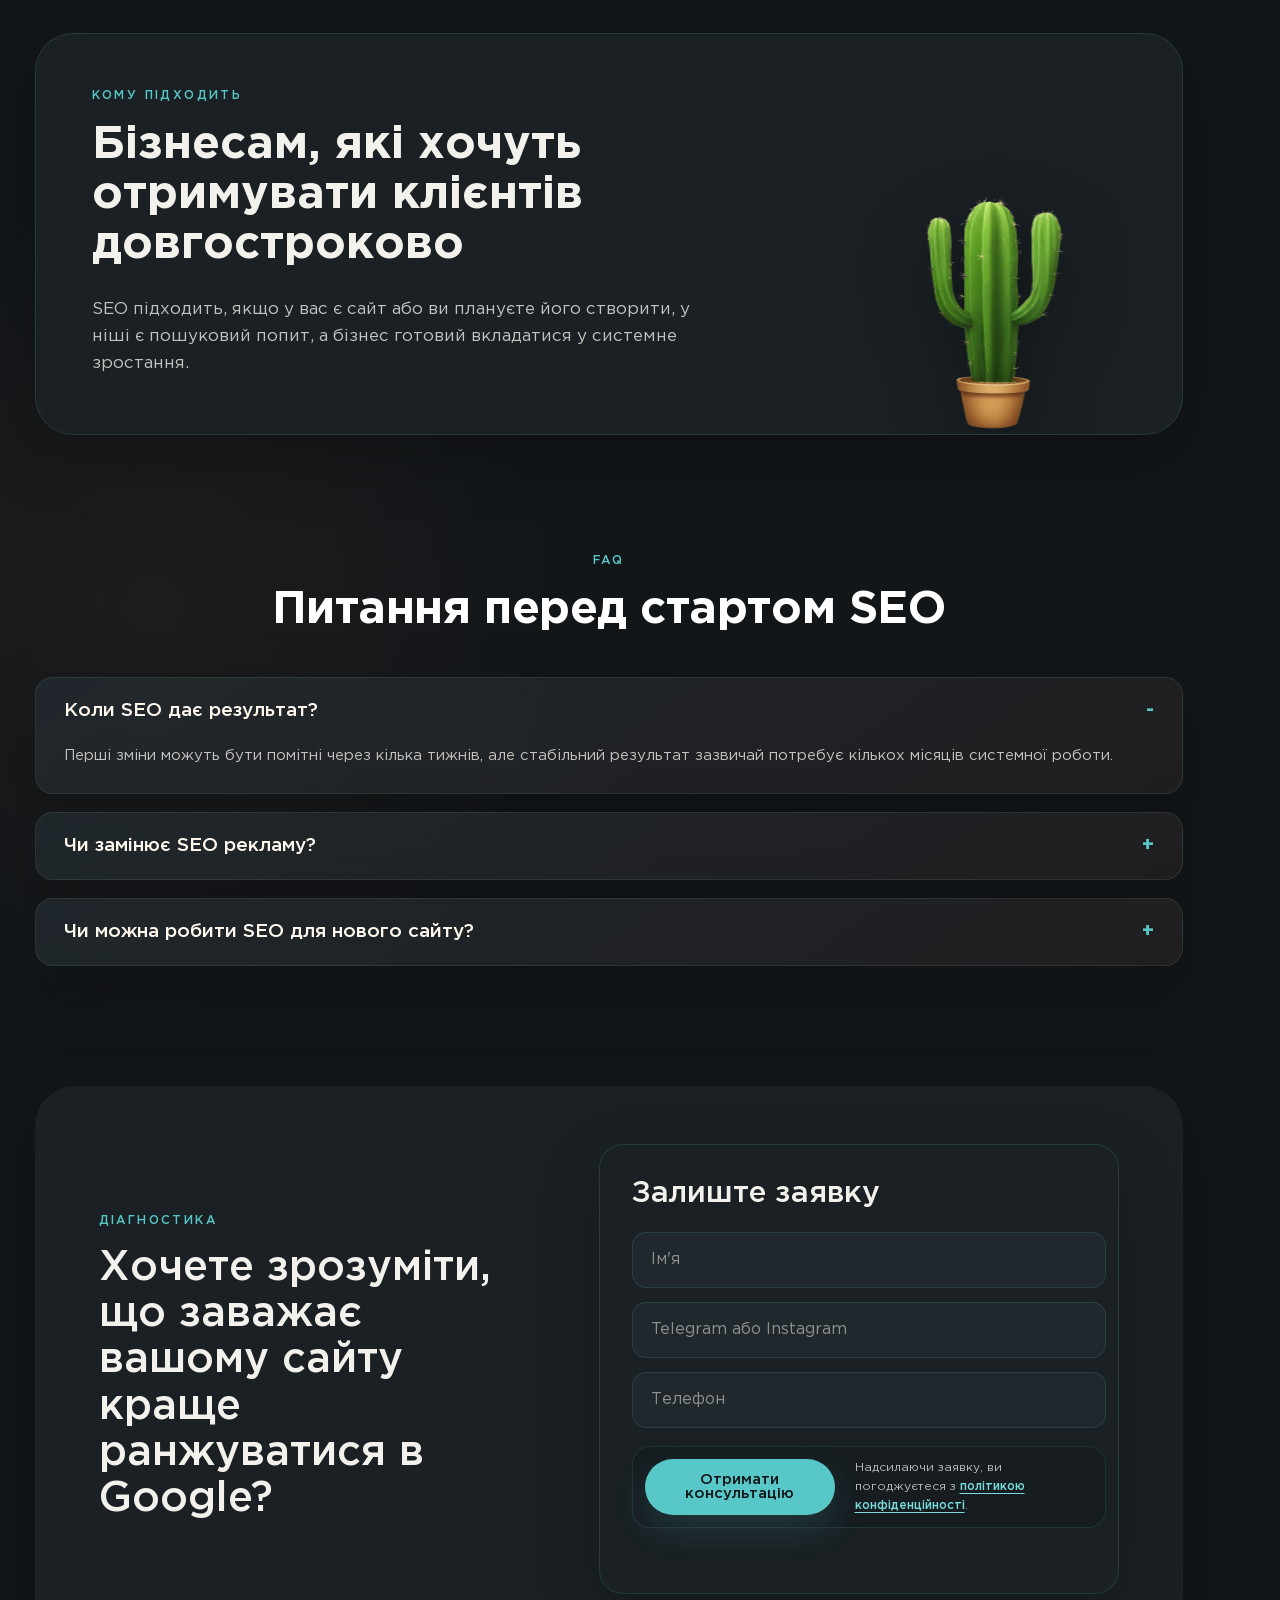
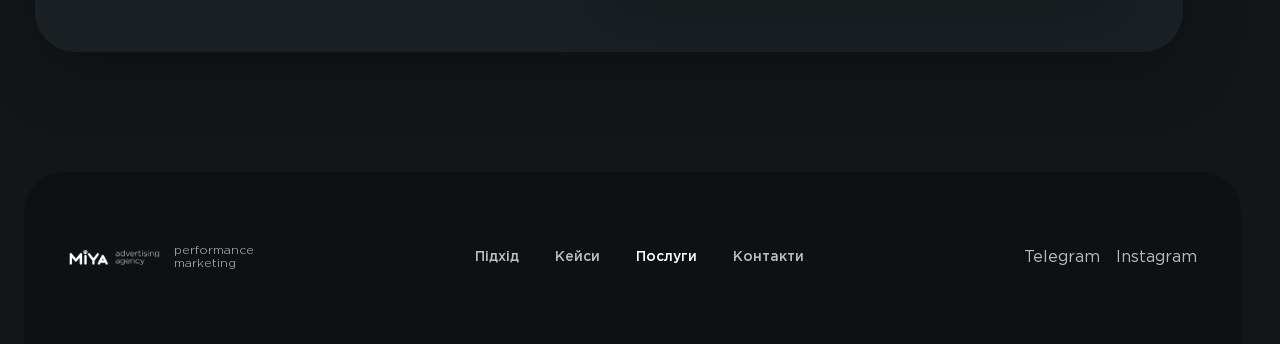
<file: service-seo.html>
<!doctype html>
<html lang="uk">
  <head>
    <meta charset="UTF-8" /><meta name="viewport" content="width=device-width, initial-scale=1.0" /><meta name="description" content="SEO-просування від Палюх Яни: структура сайту, запити, тексти, базова технічна оптимізація і план органічного росту." /><meta name="theme-color" content="#111315" /><meta property="og:type" content="website" /><meta property="og:locale" content="uk_UA" /><meta property="og:title" content="SEO-просування — Палюх Яна" /><meta property="og:description" content="Робота над тим, щоб ваш сайт краще знаходили в Google." /><meta property="og:url" content="https://denysignatenko.github.io/MiYa/service-seo.html" /><meta property="og:image" content="https://denysignatenko.github.io/MiYa/assets/social-preview.png" /><meta name="twitter:card" content="summary_large_image" /><link rel="canonical" href="https://denysignatenko.github.io/MiYa/service-seo.html" /><link rel="icon" type="image/svg+xml" href="./assets/favicon.svg" /><title>SEO-просування - Палюх Яна</title><link rel="stylesheet" href="./styles/base.css" /><link rel="stylesheet" href="./styles/theme.css" /><link rel="stylesheet" href="./styles/motion.css" /><link rel="stylesheet" href="./styles/components.css" /><script src="./motion.js" defer></script><script src="./site-ui.js" defer></script>
  </head>
  <body>
    <header class="site-header"><a class="brand" href="./index.html" aria-label="Палюх Яна"><img src="./assets/logo.webp" alt="" width="224" height="37" decoding="async" /><span>performance<br />marketing</span></a><nav aria-label="Навігація"><a href="./approach.html">Підхід</a><a href="./cases.html">Кейси</a><a href="./services.html" aria-current="page">Послуги</a><a href="./contacts.html">Контакти</a></nav><details class="mobile-menu"><summary aria-label="Відкрити меню"><span></span><span></span><span></span></summary><div><a href="./approach.html">Підхід</a><a href="./cases.html">Кейси</a><a href="./services.html" aria-current="page">Послуги</a><a href="./contacts.html">Контакти</a></div></details><a class="header-cta" href="./contacts.html#contact-form">Обговорити проєкт</a></header>
    <main id="top" class="services-page">
      <section class="services-hero" aria-labelledby="services-title"><div class="side-mark" aria-hidden="true"><span>seo</span><span>google</span></div><img class="planet services-planet-a" src="./assets/planet.webp" alt="" width="215" height="215" decoding="async" /><img class="planet services-planet-b" src="./assets/planet-glow.webp" alt="" width="332" height="332" decoding="async" /><div class="services-hero-copy"><p class="eyebrow">Органічний пошук</p><h1 id="services-title">SEO-просування</h1><p>Робота над тим, щоб ваш сайт краще знаходили в Google і поступово зменшували залежність від платної реклами.</p><a class="primary" href="./contacts.html#contact-form">Отримати консультацію</a></div><div class="services-hero-card"><img src="./assets/cat-sleeping.webp" alt="" aria-hidden="true" width="461" height="461" decoding="async" /><span>структура, тексти, запити</span><strong>Довгострокова видимість</strong></div></section>
      <section class="included-services"><div class="included-copy"><p class="eyebrow">Опис послуги</p><h2>SEO допомагає отримувати органічний трафік без оплати за кожен клік</h2><p>Я аналізую структуру сайту, технічні помилки, тексти, ключові запити і те, наскільки сторінки відповідають тому, що шукають ваші потенційні клієнти.</p></div><div class="included-list"><article><span>01</span><p>Аналіз сайту і конкурентів.</p></article><article><span>02</span><p>Підбір ключових запитів.</p></article><article><span>03</span><p>Рекомендації щодо структури сторінок.</p></article><article><span>04</span><p>Оптимізація текстів і метатегів.</p></article><article><span>05</span><p>Базові технічні рекомендації.</p></article><article><span>06</span><p>План розвитку контенту і відстеження змін.</p></article></div></section>
      <section class="service-principles"><img src="./assets/cactus-home.webp" alt="" aria-hidden="true" loading="lazy" width="272" height="272" decoding="async" /><div><p class="eyebrow">Кому підходить</p><h2>Бізнесам, які хочуть отримувати клієнтів довгостроково</h2><p>SEO підходить, якщо у вас є сайт або ви плануєте його створити, у ніші є пошуковий попит, а бізнес готовий вкладатися у системне зростання.</p></div></section>
      <section class="faq-section"><div class="section-heading"><p class="eyebrow">FAQ</p><h2>Питання перед стартом SEO</h2></div><div class="faq-list"><details open><summary>Коли SEO дає результат?</summary><p>Перші зміни можуть бути помітні через кілька тижнів, але стабільний результат зазвичай потребує кількох місяців системної роботи.</p></details><details><summary>Чи замінює SEO рекламу?</summary><p>Не завжди. Найкраще SEO працює як довгостроковий канал, який доповнює платне просування.</p></details><details><summary>Чи можна робити SEO для нового сайту?</summary><p>Так. Навіть краще закладати SEO-логіку на етапі створення сайту: структуру, сторінки, тексти і технічні вимоги.</p></details></div></section>
      <section class="contact"><div class="contact-copy"><p class="eyebrow">Діагностика</p><h2>Хочете зрозуміти, що заважає вашому сайту краще ранжуватися в Google?</h2></div><form><h3>Залиште заявку</h3><label><span class="sr-only">Ім'я</span><input type="text" name="name" placeholder="Ім'я" autocomplete="name" required /></label><label><span class="sr-only">Telegram або Instagram</span><input type="text" name="contact" placeholder="Telegram або Instagram" autocomplete="username" required /></label><label><span class="sr-only">Телефон</span><input type="tel" name="phone" placeholder="Телефон" autocomplete="tel" inputmode="tel" /></label><div class="form-actions"><button type="submit">Отримати консультацію</button><small>Надсилаючи заявку, ви погоджуєтеся з <a href="./privacy.html">політикою конфіденційності</a>.</small></div><p class="form-status" aria-live="polite" aria-atomic="true"></p></form></section>
    </main>
    <footer class="site-footer"><a class="brand" href="./index.html" aria-label="Палюх Яна"><img src="./assets/logo.webp" alt="" width="224" height="37" decoding="async" /><span>performance<br />marketing</span></a><nav><a href="./approach.html">Підхід</a><a href="./cases.html">Кейси</a><a href="./services.html" aria-current="page">Послуги</a><a href="./contacts.html">Контакти</a></nav><div class="footer-socials"><a href="https://t.me/marrrakuya" rel="me">Telegram</a><a href="https://www.instagram.com/marrraku.ya/" rel="me">Instagram</a></div></footer>
  </body>
</html>
</file>
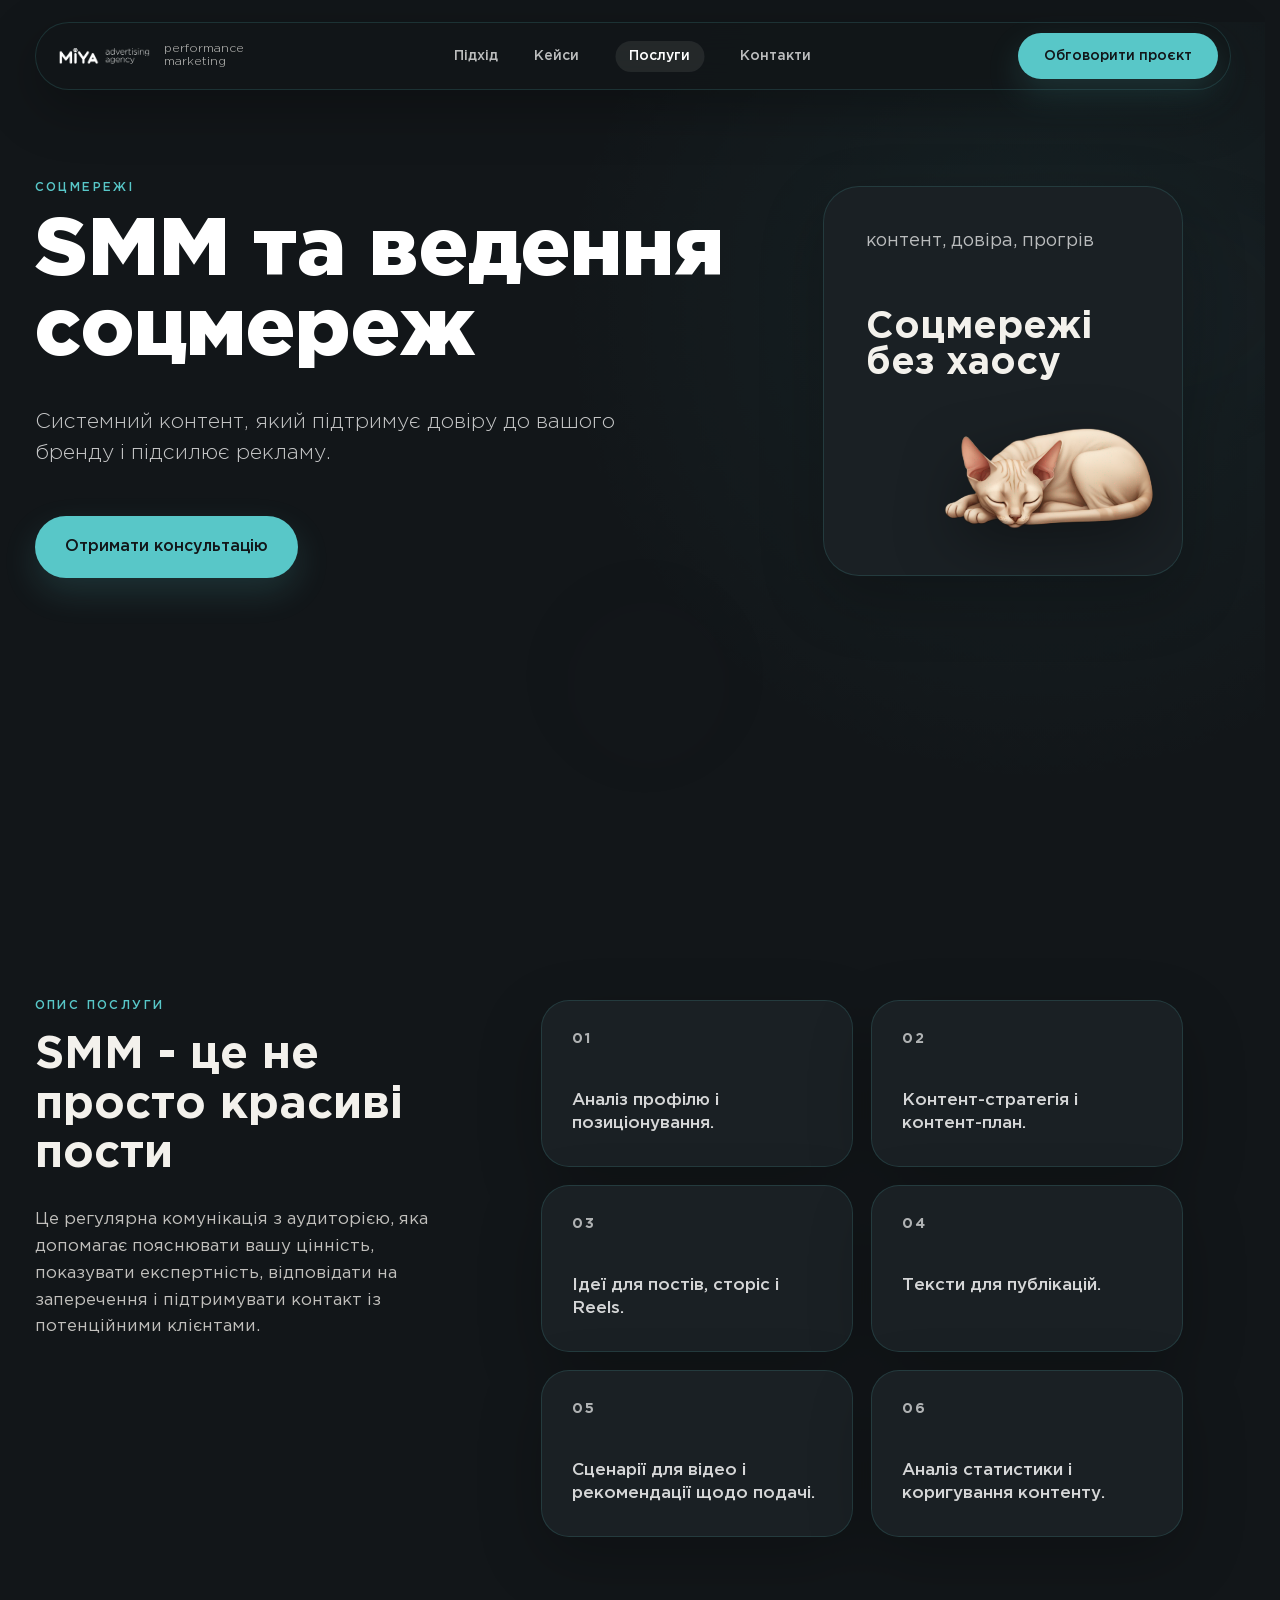
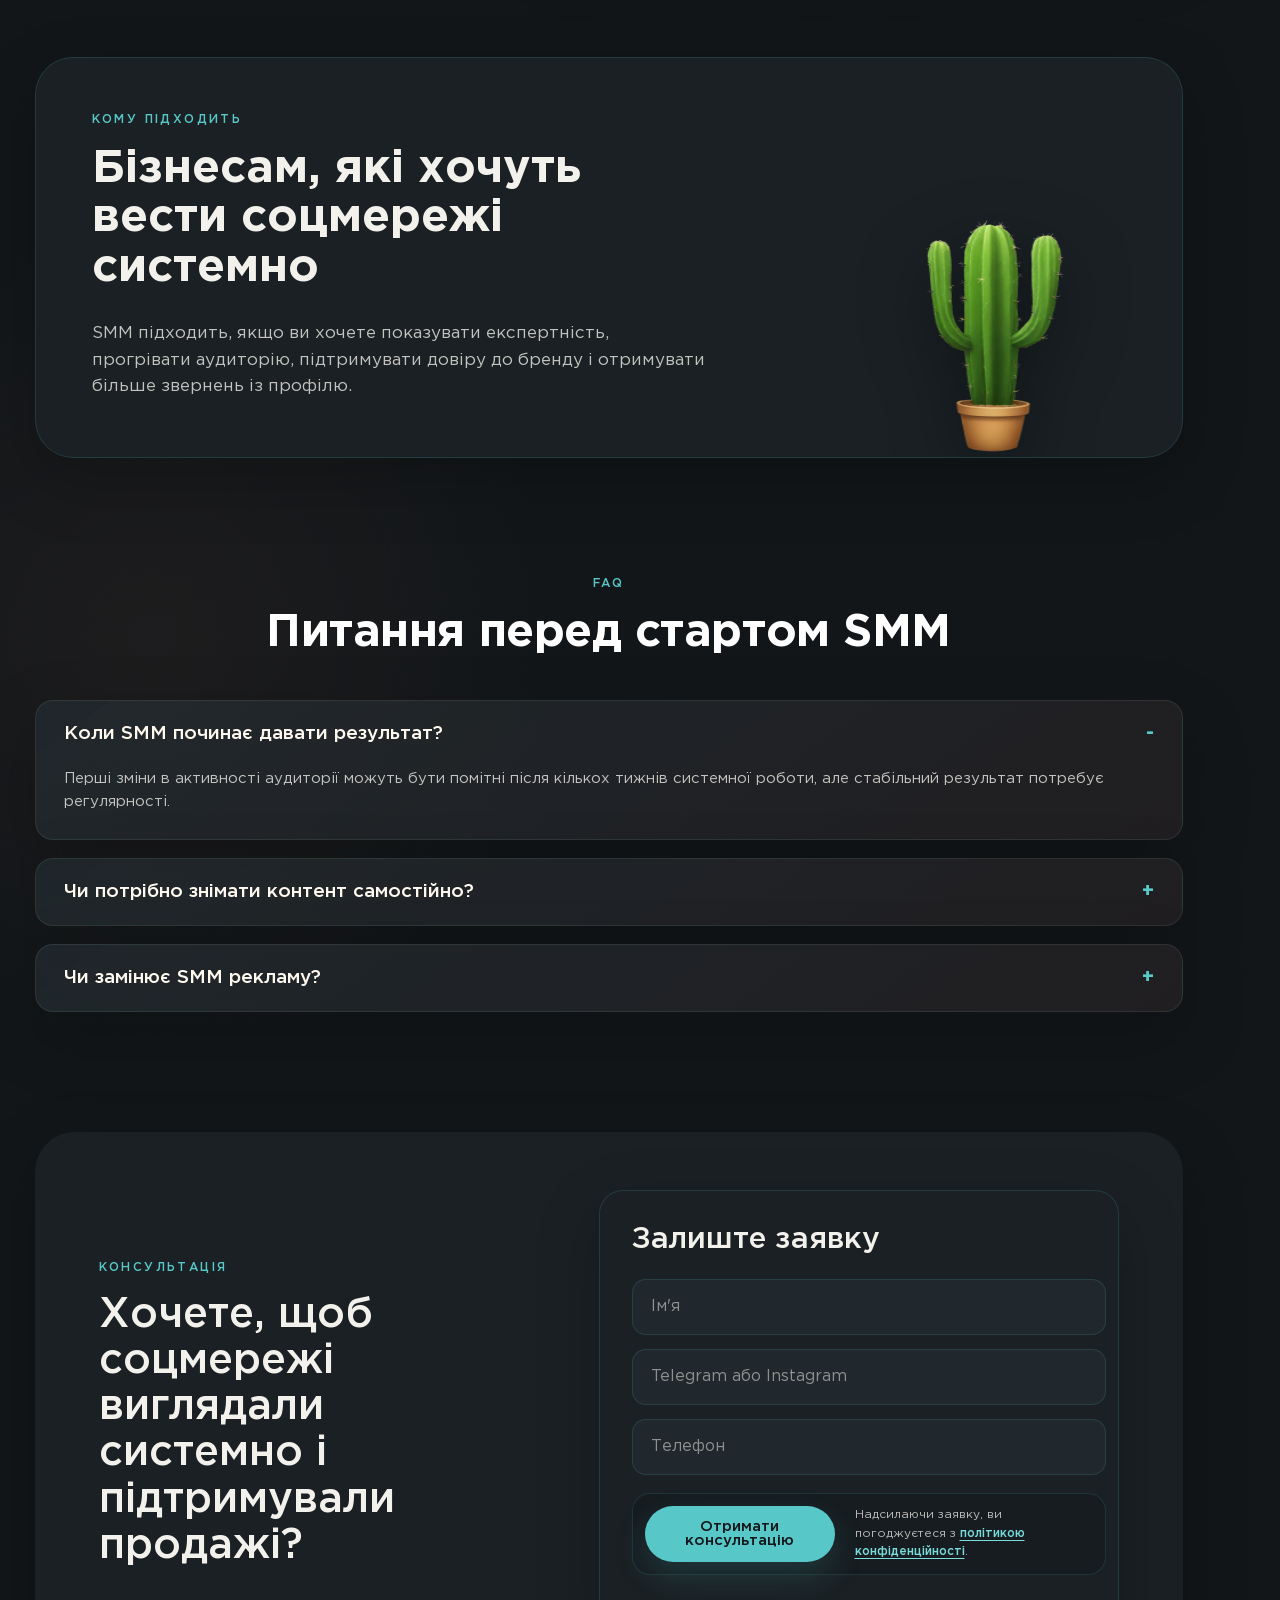
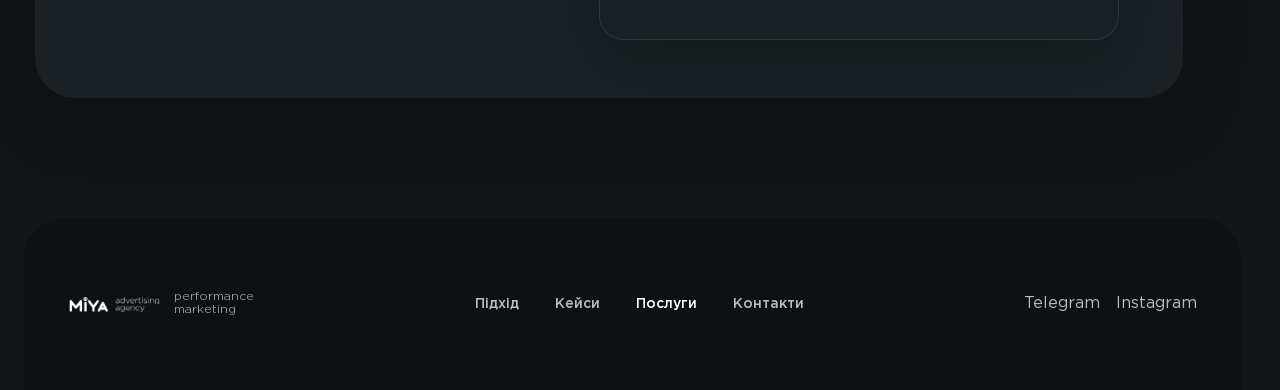
<file: service-smm.html>
<!doctype html>
<html lang="uk">
  <head>
    <meta charset="UTF-8" /><meta name="viewport" content="width=device-width, initial-scale=1.0" /><meta name="description" content="SMM та ведення соцмереж від Палюх Яни: контент-стратегія, контент-план, пости, сторіс, Reels і аналіз статистики." /><meta name="theme-color" content="#111315" /><meta property="og:type" content="website" /><meta property="og:locale" content="uk_UA" /><meta property="og:title" content="SMM та ведення соцмереж — Палюх Яна" /><meta property="og:description" content="Системний контент, який підтримує довіру до вашого бренду." /><meta property="og:url" content="https://denysignatenko.github.io/MiYa/service-smm.html" /><meta property="og:image" content="https://denysignatenko.github.io/MiYa/assets/social-preview.png" /><meta name="twitter:card" content="summary_large_image" /><link rel="canonical" href="https://denysignatenko.github.io/MiYa/service-smm.html" /><link rel="icon" type="image/svg+xml" href="./assets/favicon.svg" /><title>SMM та ведення соцмереж - Палюх Яна</title><link rel="stylesheet" href="./styles/base.css" /><link rel="stylesheet" href="./styles/theme.css" /><link rel="stylesheet" href="./styles/motion.css" /><link rel="stylesheet" href="./styles/components.css" /><script src="./motion.js" defer></script><script src="./site-ui.js" defer></script>
  </head>
  <body>
    <header class="site-header"><a class="brand" href="./index.html" aria-label="Палюх Яна"><img src="./assets/logo.webp" alt="" width="224" height="37" decoding="async" /><span>performance<br />marketing</span></a><nav aria-label="Навігація"><a href="./approach.html">Підхід</a><a href="./cases.html">Кейси</a><a href="./services.html" aria-current="page">Послуги</a><a href="./contacts.html">Контакти</a></nav><details class="mobile-menu"><summary aria-label="Відкрити меню"><span></span><span></span><span></span></summary><div><a href="./approach.html">Підхід</a><a href="./cases.html">Кейси</a><a href="./services.html" aria-current="page">Послуги</a><a href="./contacts.html">Контакти</a></div></details><a class="header-cta" href="./contacts.html#contact-form">Обговорити проєкт</a></header>
    <main id="top" class="services-page">
      <section class="services-hero" aria-labelledby="services-title"><div class="side-mark" aria-hidden="true"><span>smm</span><span>content</span></div><img class="planet services-planet-a" src="./assets/planet.webp" alt="" width="215" height="215" decoding="async" /><img class="planet services-planet-b" src="./assets/planet-glow.webp" alt="" width="332" height="332" decoding="async" /><div class="services-hero-copy"><p class="eyebrow">Соцмережі</p><h1 id="services-title">SMM та ведення соцмереж</h1><p>Системний контент, який підтримує довіру до вашого бренду і підсилює рекламу.</p><a class="primary" href="./contacts.html#contact-form">Отримати консультацію</a></div><div class="services-hero-card"><img src="./assets/cat-sleeping.webp" alt="" aria-hidden="true" width="461" height="461" decoding="async" /><span>контент, довіра, прогрів</span><strong>Соцмережі без хаосу</strong></div></section>
      <section class="included-services"><div class="included-copy"><p class="eyebrow">Опис послуги</p><h2>SMM - це не просто красиві пости</h2><p>Це регулярна комунікація з аудиторією, яка допомагає пояснювати вашу цінність, показувати експертність, відповідати на заперечення і підтримувати контакт із потенційними клієнтами.</p></div><div class="included-list"><article><span>01</span><p>Аналіз профілю і позиціонування.</p></article><article><span>02</span><p>Контент-стратегія і контент-план.</p></article><article><span>03</span><p>Ідеї для постів, сторіс і Reels.</p></article><article><span>04</span><p>Тексти для публікацій.</p></article><article><span>05</span><p>Сценарії для відео і рекомендації щодо подачі.</p></article><article><span>06</span><p>Аналіз статистики і коригування контенту.</p></article></div></section>
      <section class="service-principles"><img src="./assets/cactus-home.webp" alt="" aria-hidden="true" loading="lazy" width="272" height="272" decoding="async" /><div><p class="eyebrow">Кому підходить</p><h2>Бізнесам, які хочуть вести соцмережі системно</h2><p>SMM підходить, якщо ви хочете показувати експертність, прогрівати аудиторію, підтримувати довіру до бренду і отримувати більше звернень із профілю.</p></div></section>
      <section class="faq-section"><div class="section-heading"><p class="eyebrow">FAQ</p><h2>Питання перед стартом SMM</h2></div><div class="faq-list"><details open><summary>Коли SMM починає давати результат?</summary><p>Перші зміни в активності аудиторії можуть бути помітні після кількох тижнів системної роботи, але стабільний результат потребує регулярності.</p></details><details><summary>Чи потрібно знімати контент самостійно?</summary><p>Залежить від формату. Я можу підготувати ідеї, сценарії і технічні завдання, а зйомку можна організувати окремо або з вашою участю.</p></details><details><summary>Чи замінює SMM рекламу?</summary><p>Ні, але добре її підсилює. Людина може побачити рекламу, перейти в профіль і саме там прийняти рішення, чи довіряє вам.</p></details></div></section>
      <section class="contact"><div class="contact-copy"><p class="eyebrow">Консультація</p><h2>Хочете, щоб соцмережі виглядали системно і підтримували продажі?</h2></div><form><h3>Залиште заявку</h3><label><span class="sr-only">Ім'я</span><input type="text" name="name" placeholder="Ім'я" autocomplete="name" required /></label><label><span class="sr-only">Telegram або Instagram</span><input type="text" name="contact" placeholder="Telegram або Instagram" autocomplete="username" required /></label><label><span class="sr-only">Телефон</span><input type="tel" name="phone" placeholder="Телефон" autocomplete="tel" inputmode="tel" /></label><div class="form-actions"><button type="submit">Отримати консультацію</button><small>Надсилаючи заявку, ви погоджуєтеся з <a href="./privacy.html">політикою конфіденційності</a>.</small></div><p class="form-status" aria-live="polite" aria-atomic="true"></p></form></section>
    </main>
    <footer class="site-footer"><a class="brand" href="./index.html" aria-label="Палюх Яна"><img src="./assets/logo.webp" alt="" width="224" height="37" decoding="async" /><span>performance<br />marketing</span></a><nav><a href="./approach.html">Підхід</a><a href="./cases.html">Кейси</a><a href="./services.html" aria-current="page">Послуги</a><a href="./contacts.html">Контакти</a></nav><div class="footer-socials"><a href="https://t.me/marrrakuya" rel="me">Telegram</a><a href="https://www.instagram.com/marrraku.ya/" rel="me">Instagram</a></div></footer>
  </body>
</html>
</file>
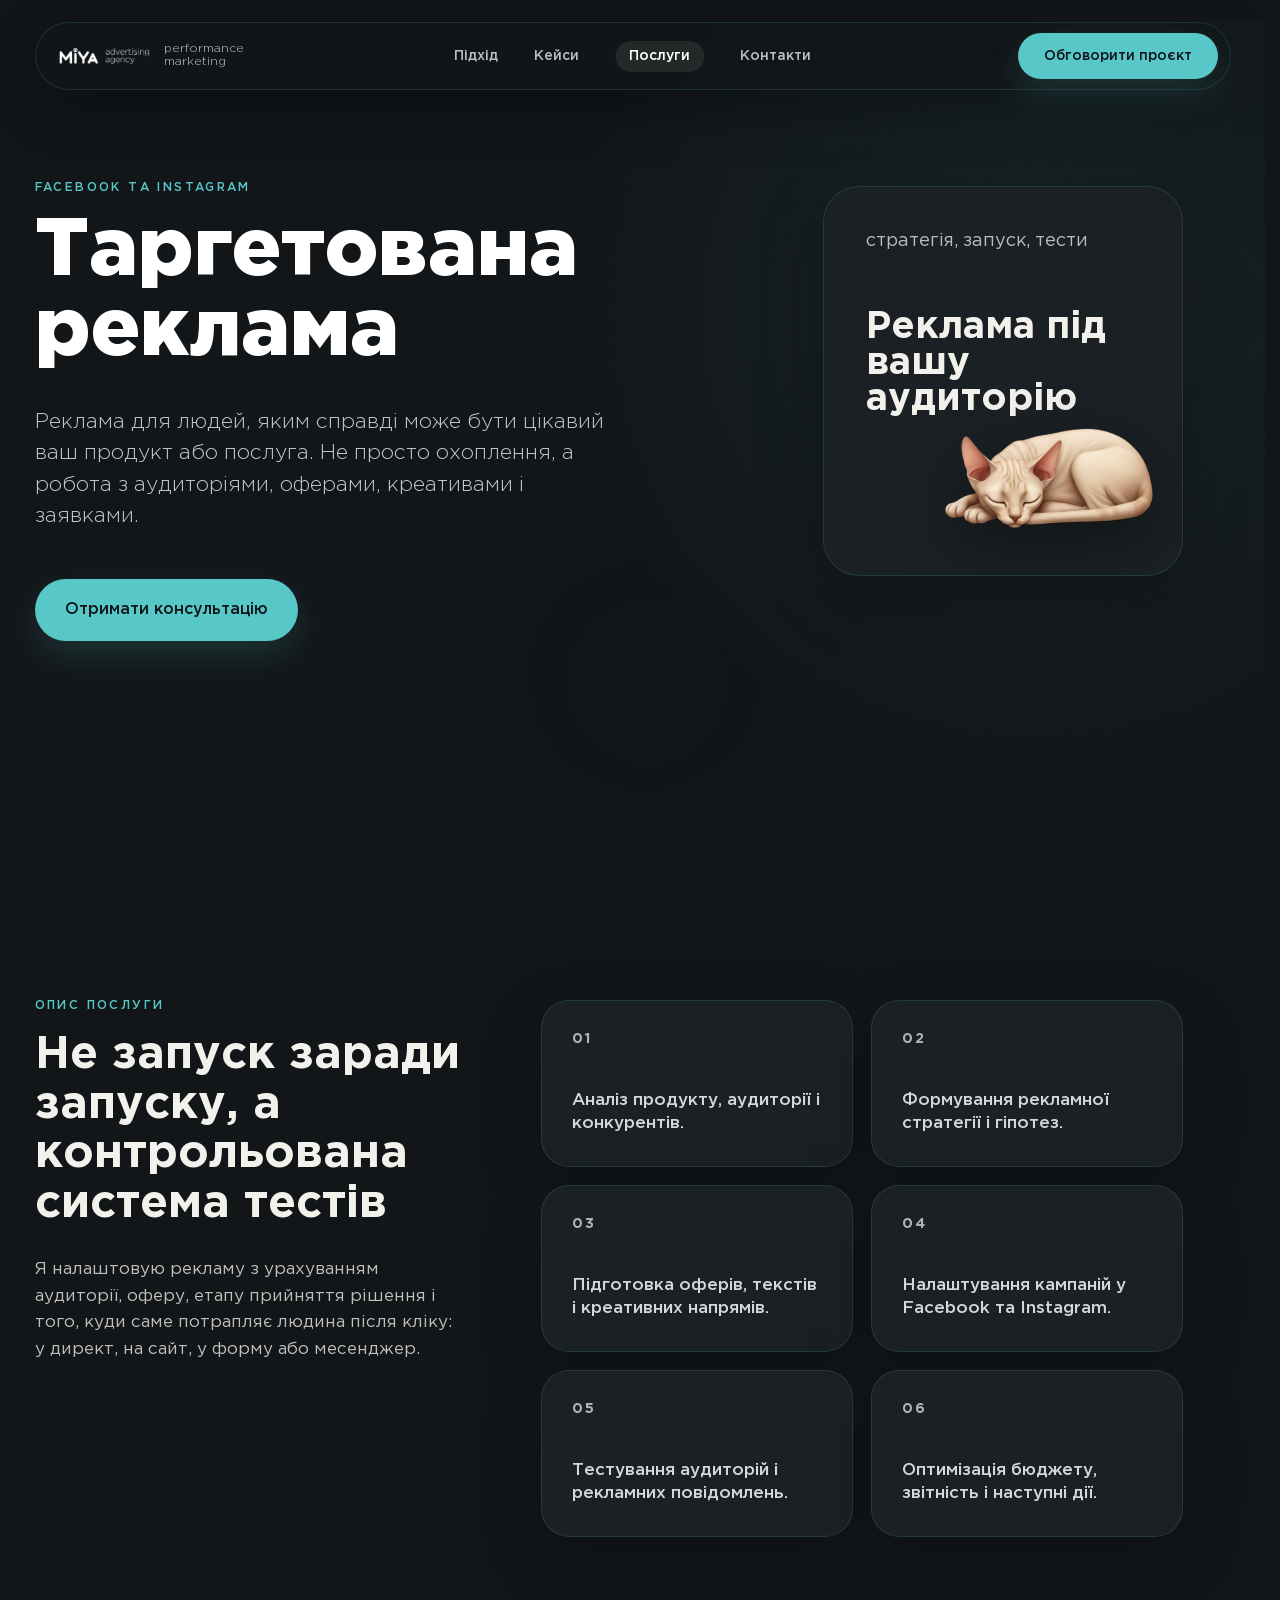
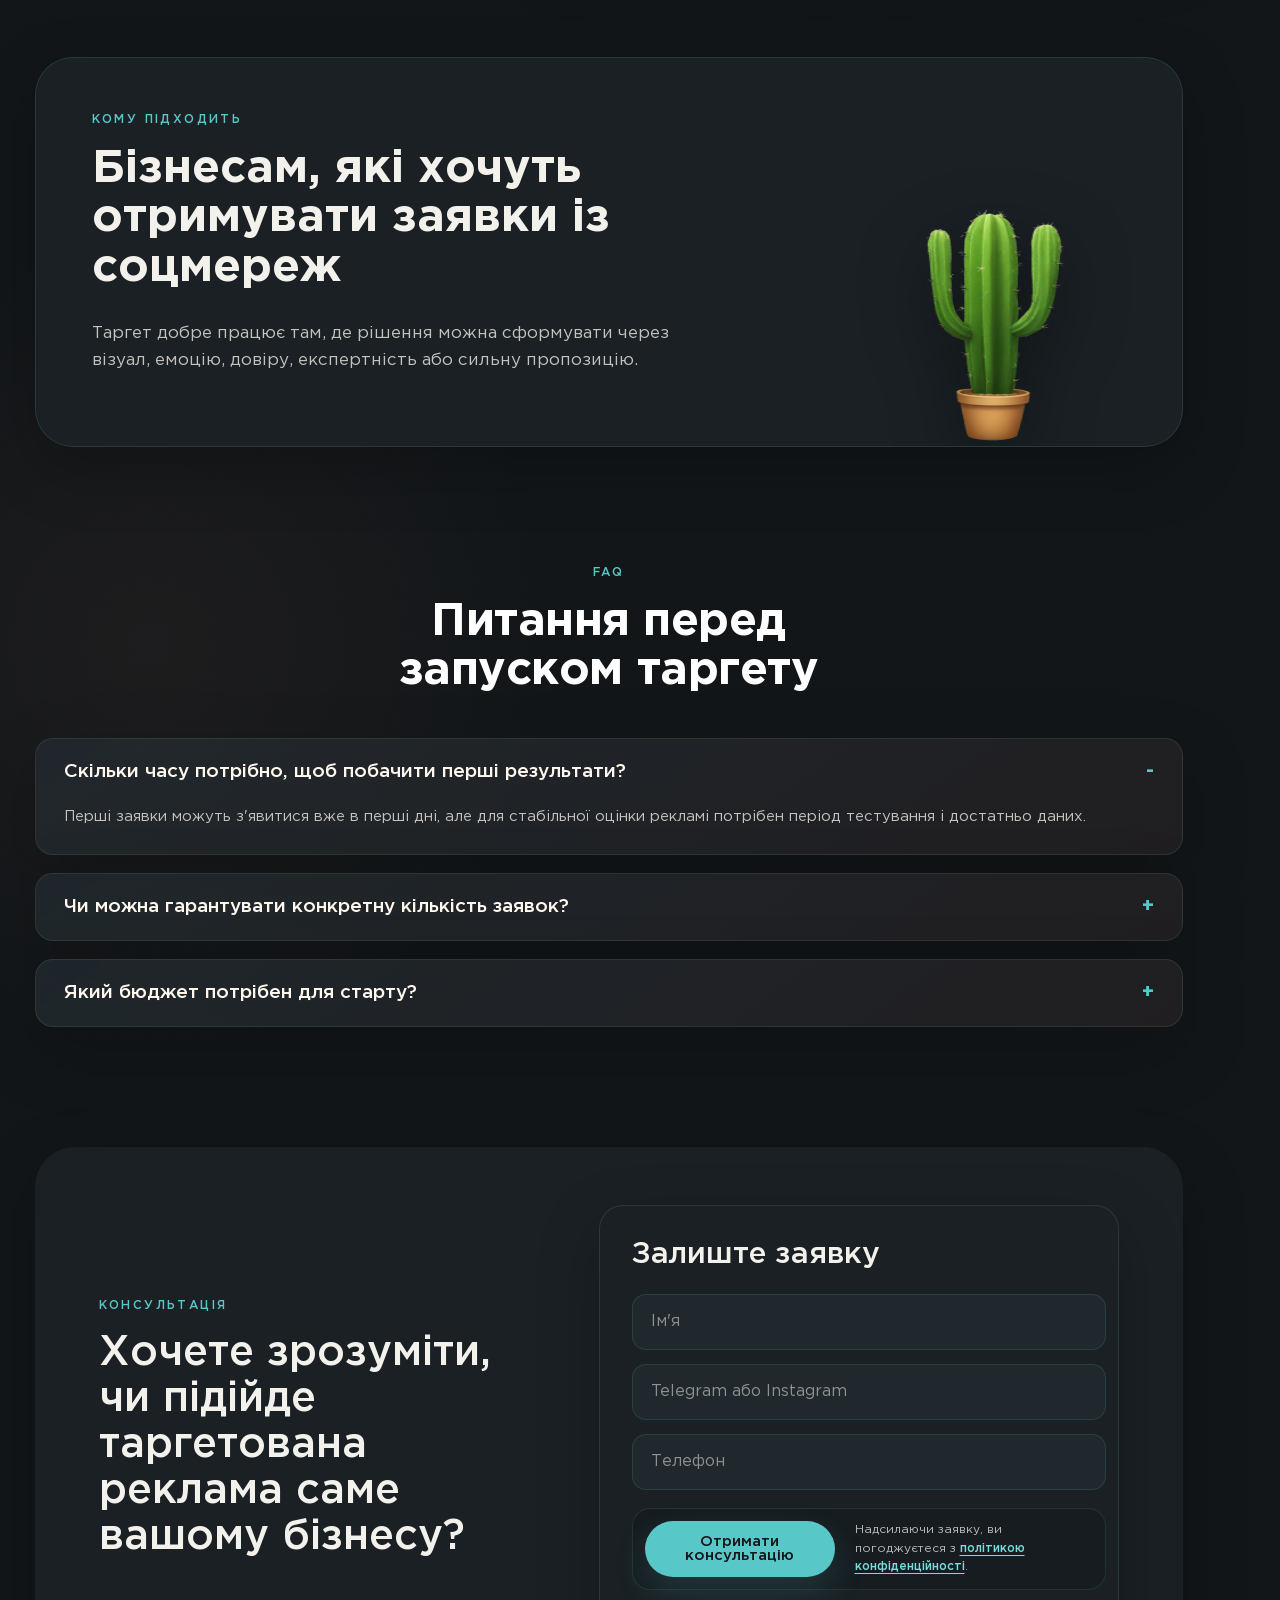
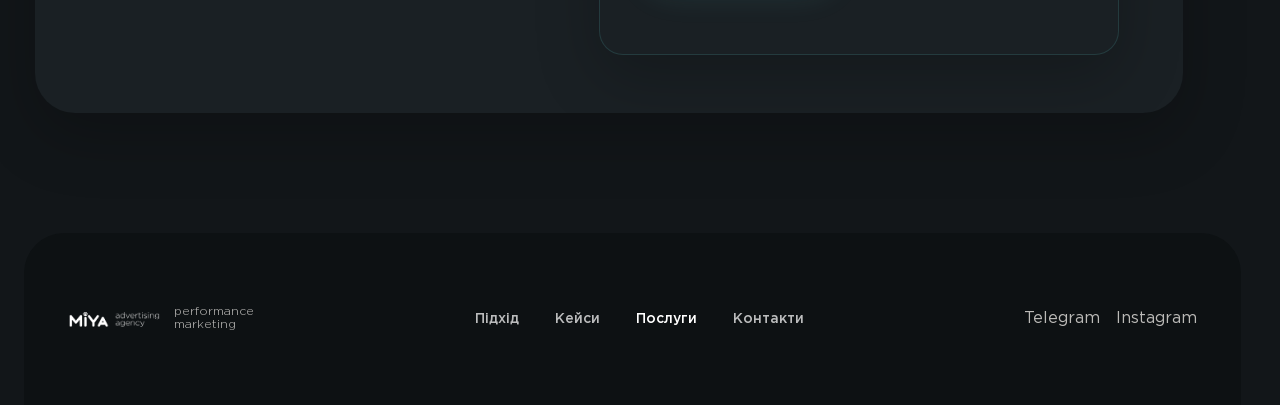
<file: service-target.html>
<!doctype html>
<html lang="uk">
  <head>
    <meta charset="UTF-8" />
    <meta name="viewport" content="width=device-width, initial-scale=1.0" />
    <meta name="description" content="Таргетована реклама у Facebook та Instagram від Палюх Яни: стратегія, запуск, тести, оптимізація і робота із заявками." />
    <meta name="theme-color" content="#111315" />
    <meta property="og:type" content="website" />
    <meta property="og:locale" content="uk_UA" />
    <meta property="og:title" content="Таргетована реклама — Палюх Яна" />
    <meta property="og:description" content="Реклама у Facebook та Instagram для бізнесів, яким потрібні заявки, продажі і зрозуміле просування." />
    <meta property="og:url" content="https://denysignatenko.github.io/MiYa/service-target.html" />
    <meta property="og:image" content="https://denysignatenko.github.io/MiYa/assets/social-preview.png" />
    <meta name="twitter:card" content="summary_large_image" />
    <link rel="canonical" href="https://denysignatenko.github.io/MiYa/service-target.html" />
    <link rel="icon" type="image/svg+xml" href="./assets/favicon.svg" />
    <title>Таргетована реклама - Палюх Яна</title>
    <link rel="stylesheet" href="./styles/base.css" />
    <link rel="stylesheet" href="./styles/theme.css" />
    <link rel="stylesheet" href="./styles/motion.css" />
    <link rel="stylesheet" href="./styles/components.css" />
    <script src="./motion.js" defer></script>
    <script src="./site-ui.js" defer></script>
  </head>
  <body>
    <header class="site-header">
      <a class="brand" href="./index.html" aria-label="Палюх Яна"><img src="./assets/logo.webp" alt="" width="224" height="37" decoding="async" /><span>performance<br />marketing</span></a>
      <nav aria-label="Навігація"><a href="./approach.html">Підхід</a><a href="./cases.html">Кейси</a><a href="./services.html" aria-current="page">Послуги</a><a href="./contacts.html">Контакти</a></nav>
      <details class="mobile-menu"><summary aria-label="Відкрити меню"><span></span><span></span><span></span></summary><div><a href="./approach.html">Підхід</a><a href="./cases.html">Кейси</a><a href="./services.html" aria-current="page">Послуги</a><a href="./contacts.html">Контакти</a></div></details>
      <a class="header-cta" href="./contacts.html#contact-form">Обговорити проєкт</a>
    </header>
    <main id="top" class="services-page">
      <section class="services-hero" aria-labelledby="services-title">
        <div class="side-mark" aria-hidden="true"><span>target</span><span>ads</span></div>
        <img class="planet services-planet-a" src="./assets/planet.webp" alt="" width="215" height="215" decoding="async" />
        <img class="planet services-planet-b" src="./assets/planet-glow.webp" alt="" width="332" height="332" decoding="async" />
        <div class="services-hero-copy">
          <p class="eyebrow">Facebook та Instagram</p>
          <h1 id="services-title">Таргетована реклама</h1>
          <p>Реклама для людей, яким справді може бути цікавий ваш продукт або послуга. Не просто охоплення, а робота з аудиторіями, оферами, креативами і заявками.</p>
          <a class="primary" href="./contacts.html#contact-form">Отримати консультацію</a>
        </div>
        <div class="services-hero-card"><img src="./assets/cat-sleeping.webp" alt="" aria-hidden="true" width="461" height="461" decoding="async" /><span>стратегія, запуск, тести</span><strong>Реклама під вашу аудиторію</strong></div>
      </section>
      <section class="included-services">
        <div class="included-copy"><p class="eyebrow">Опис послуги</p><h2>Не запуск заради запуску, а контрольована система тестів</h2><p>Я налаштовую рекламу з урахуванням аудиторії, оферу, етапу прийняття рішення і того, куди саме потрапляє людина після кліку: у директ, на сайт, у форму або месенджер.</p></div>
        <div class="included-list">
          <article><span>01</span><p>Аналіз продукту, аудиторії і конкурентів.</p></article>
          <article><span>02</span><p>Формування рекламної стратегії і гіпотез.</p></article>
          <article><span>03</span><p>Підготовка оферів, текстів і креативних напрямів.</p></article>
          <article><span>04</span><p>Налаштування кампаній у Facebook та Instagram.</p></article>
          <article><span>05</span><p>Тестування аудиторій і рекламних повідомлень.</p></article>
          <article><span>06</span><p>Оптимізація бюджету, звітність і наступні дії.</p></article>
        </div>
      </section>
      <section class="service-principles">
        <img src="./assets/cactus-home.webp" alt="" aria-hidden="true" loading="lazy" width="272" height="272" decoding="async" />
        <div><p class="eyebrow">Кому підходить</p><h2>Бізнесам, які хочуть отримувати заявки із соцмереж</h2><p>Таргет добре працює там, де рішення можна сформувати через візуал, емоцію, довіру, експертність або сильну пропозицію.</p></div>
      </section>
      <section class="faq-section">
        <div class="section-heading"><p class="eyebrow">FAQ</p><h2>Питання перед запуском таргету</h2></div>
        <div class="faq-list">
          <details open><summary>Скільки часу потрібно, щоб побачити перші результати?</summary><p>Перші заявки можуть з'явитися вже в перші дні, але для стабільної оцінки рекламі потрібен період тестування і достатньо даних.</p></details>
          <details><summary>Чи можна гарантувати конкретну кількість заявок?</summary><p>Гарантувати точну кількість до запуску некоректно. Результат залежить від ніші, оферу, бюджету, сайту, ціни і швидкості обробки звернень.</p></details>
          <details><summary>Який бюджет потрібен для старту?</summary><p>Бюджет залежить від ніші, географії і цілей. Перед запуском я допомагаю оцінити реалістичний стартовий бюджет.</p></details>
        </div>
      </section>
      <section class="contact"><div class="contact-copy"><p class="eyebrow">Консультація</p><h2>Хочете зрозуміти, чи підійде таргетована реклама саме вашому бізнесу?</h2></div><form><h3>Залиште заявку</h3><label><span class="sr-only">Ім'я</span><input type="text" name="name" placeholder="Ім'я" autocomplete="name" required /></label><label><span class="sr-only">Telegram або Instagram</span><input type="text" name="contact" placeholder="Telegram або Instagram" autocomplete="username" required /></label><label><span class="sr-only">Телефон</span><input type="tel" name="phone" placeholder="Телефон" autocomplete="tel" inputmode="tel" /></label><div class="form-actions"><button type="submit">Отримати консультацію</button><small>Надсилаючи заявку, ви погоджуєтеся з <a href="./privacy.html">політикою конфіденційності</a>.</small></div><p class="form-status" aria-live="polite" aria-atomic="true"></p></form></section>
    </main>
    <footer class="site-footer"><a class="brand" href="./index.html" aria-label="Палюх Яна"><img src="./assets/logo.webp" alt="" width="224" height="37" decoding="async" /><span>performance<br />marketing</span></a><nav><a href="./approach.html">Підхід</a><a href="./cases.html">Кейси</a><a href="./services.html" aria-current="page">Послуги</a><a href="./contacts.html">Контакти</a></nav><div class="footer-socials"><a href="https://t.me/marrrakuya" rel="me">Telegram</a><a href="https://www.instagram.com/marrraku.ya/" rel="me">Instagram</a></div></footer>
  </body>
</html>
</file>
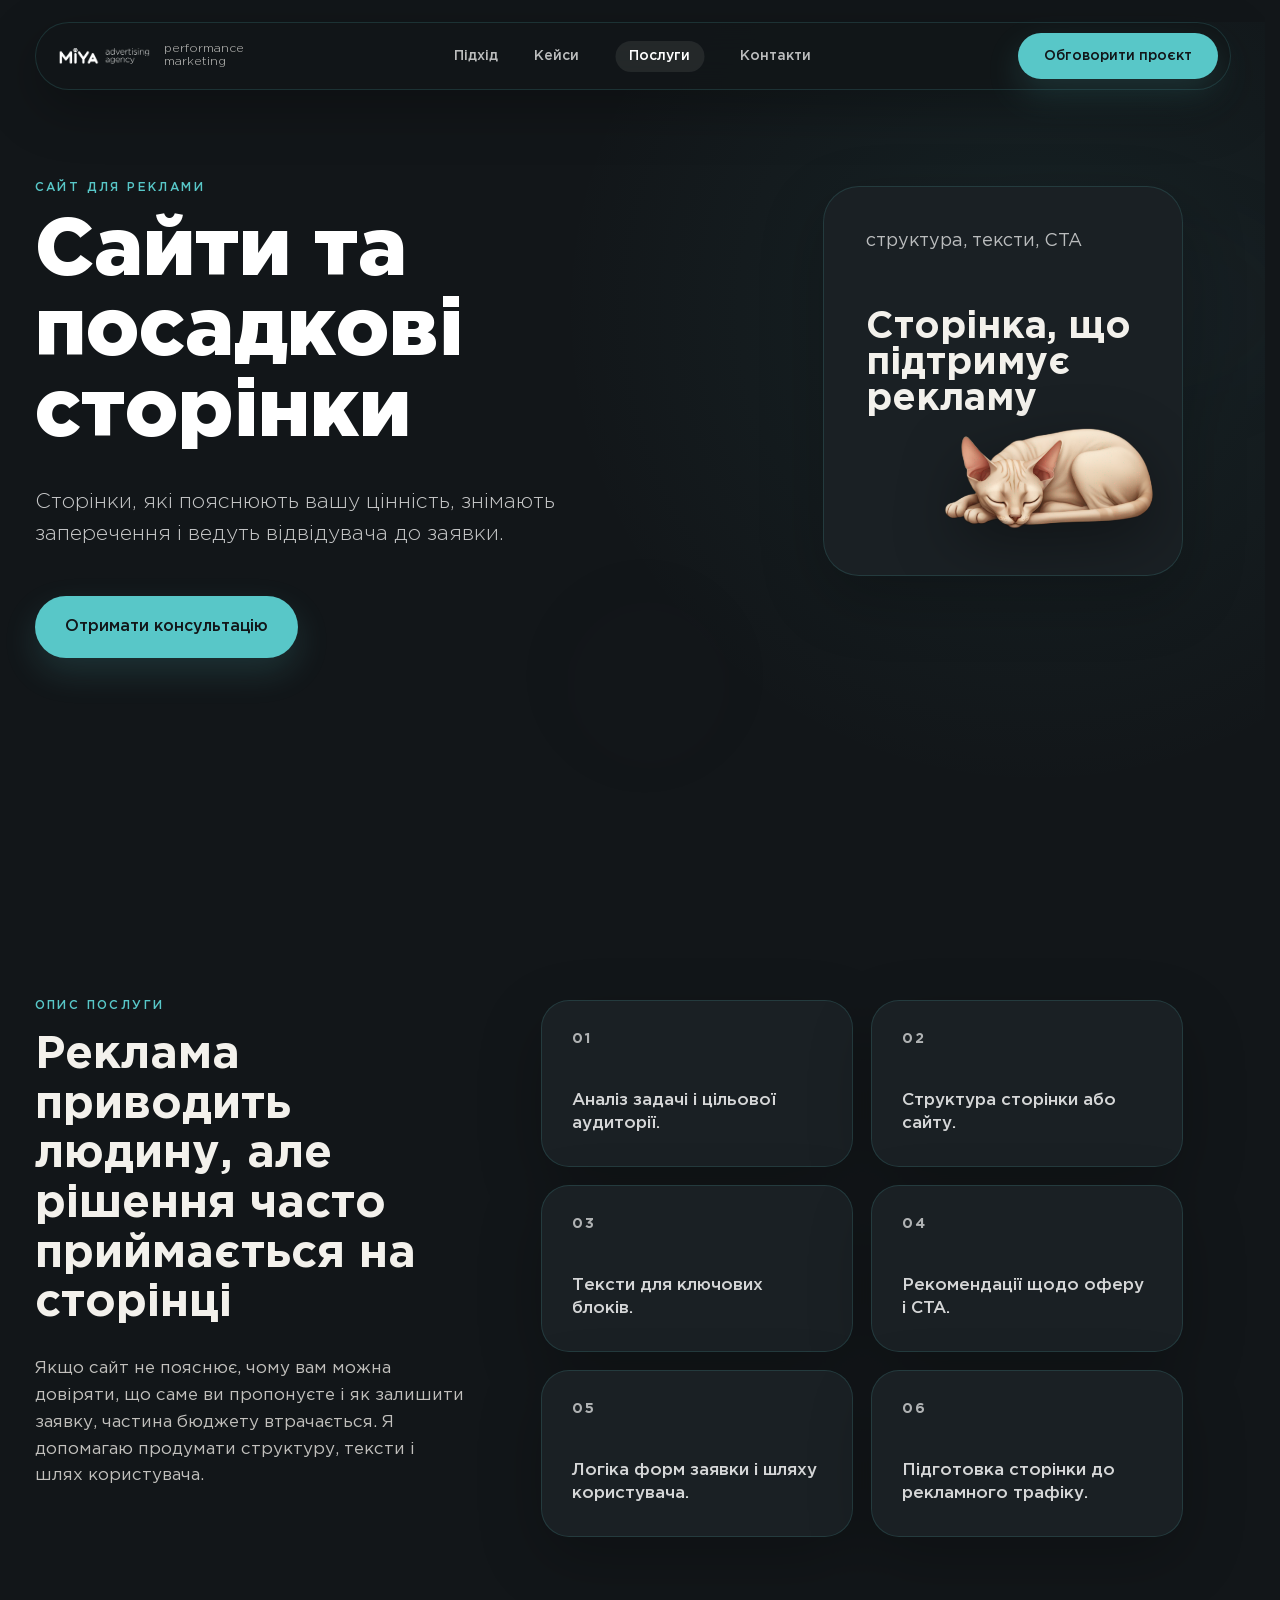
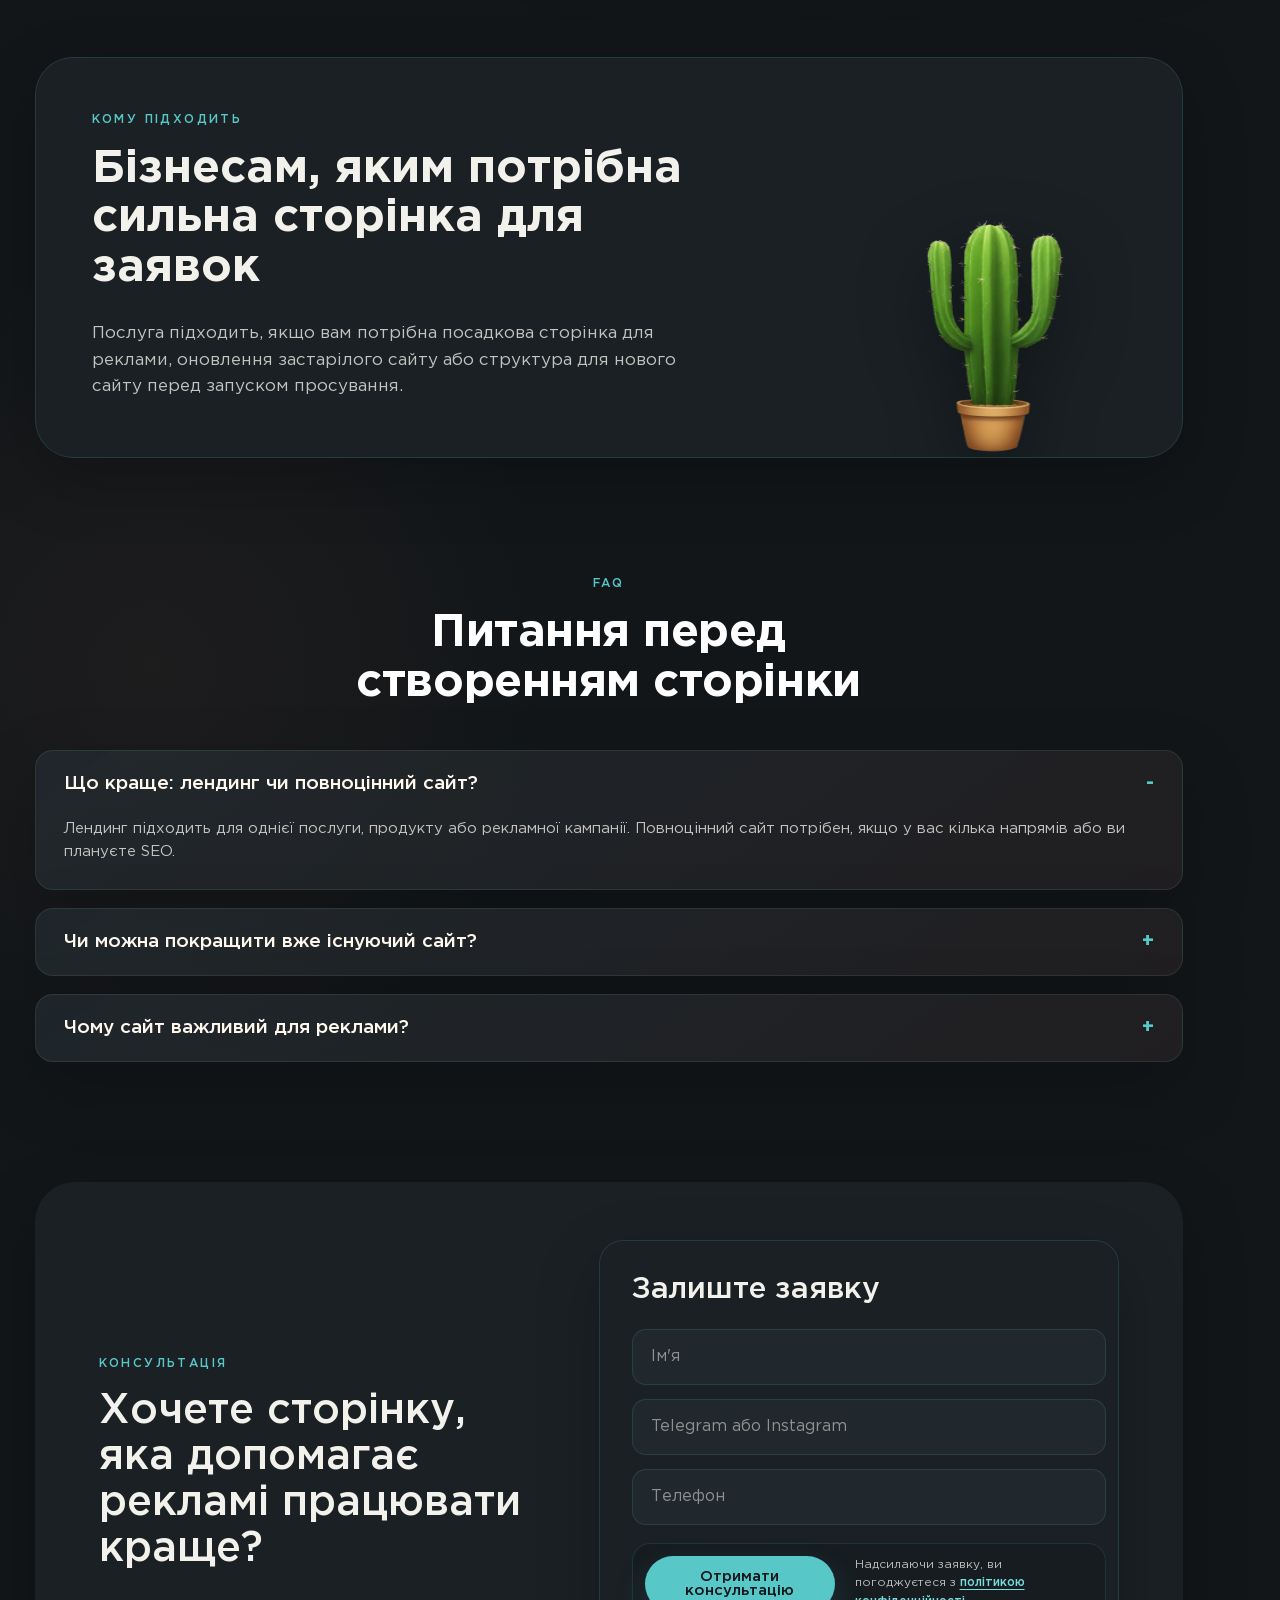
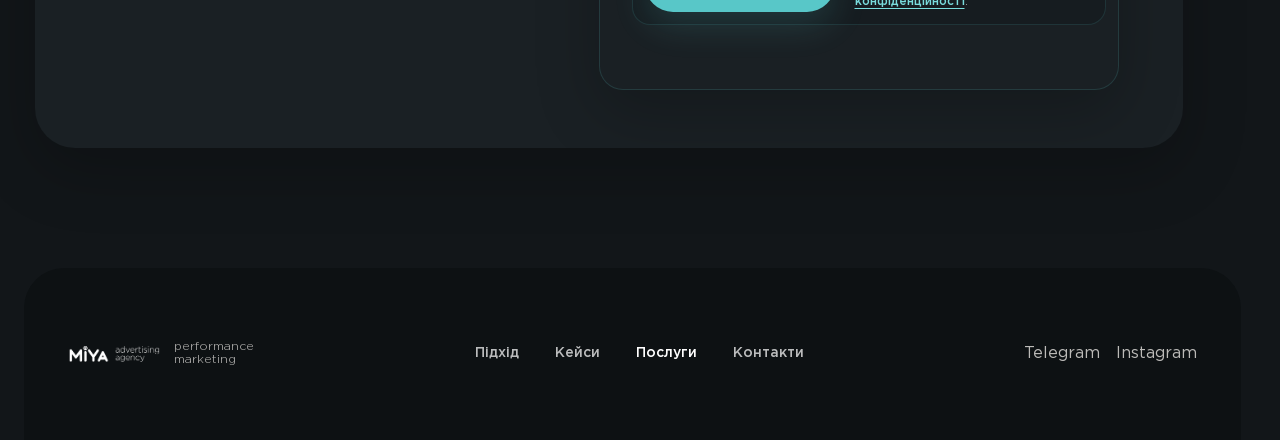
<file: service-web.html>
<!doctype html>
<html lang="uk">
  <head>
    <meta charset="UTF-8" /><meta name="viewport" content="width=device-width, initial-scale=1.0" /><meta name="description" content="Сайти та посадкові сторінки від Палюх Яни: структура, тексти, CTA і логіка сторінки для рекламного трафіку." /><meta name="theme-color" content="#111315" /><meta property="og:type" content="website" /><meta property="og:locale" content="uk_UA" /><meta property="og:title" content="Сайти та посадкові сторінки — Палюх Яна" /><meta property="og:description" content="Сторінки, які пояснюють вашу цінність і ведуть відвідувача до заявки." /><meta property="og:url" content="https://denysignatenko.github.io/MiYa/service-web.html" /><meta property="og:image" content="https://denysignatenko.github.io/MiYa/assets/social-preview.png" /><meta name="twitter:card" content="summary_large_image" /><link rel="canonical" href="https://denysignatenko.github.io/MiYa/service-web.html" /><link rel="icon" type="image/svg+xml" href="./assets/favicon.svg" /><title>Сайти та посадкові сторінки - Палюх Яна</title><link rel="stylesheet" href="./styles/base.css" /><link rel="stylesheet" href="./styles/theme.css" /><link rel="stylesheet" href="./styles/motion.css" /><link rel="stylesheet" href="./styles/components.css" /><script src="./motion.js" defer></script><script src="./site-ui.js" defer></script>
  </head>
  <body>
    <header class="site-header"><a class="brand" href="./index.html" aria-label="Палюх Яна"><img src="./assets/logo.webp" alt="" width="224" height="37" decoding="async" /><span>performance<br />marketing</span></a><nav aria-label="Навігація"><a href="./approach.html">Підхід</a><a href="./cases.html">Кейси</a><a href="./services.html" aria-current="page">Послуги</a><a href="./contacts.html">Контакти</a></nav><details class="mobile-menu"><summary aria-label="Відкрити меню"><span></span><span></span><span></span></summary><div><a href="./approach.html">Підхід</a><a href="./cases.html">Кейси</a><a href="./services.html" aria-current="page">Послуги</a><a href="./contacts.html">Контакти</a></div></details><a class="header-cta" href="./contacts.html#contact-form">Обговорити проєкт</a></header>
    <main id="top" class="services-page">
      <section class="services-hero" aria-labelledby="services-title"><div class="side-mark" aria-hidden="true"><span>site</span><span>flow</span></div><img class="planet services-planet-a" src="./assets/planet.webp" alt="" width="215" height="215" decoding="async" /><img class="planet services-planet-b" src="./assets/planet-glow.webp" alt="" width="332" height="332" decoding="async" /><div class="services-hero-copy"><p class="eyebrow">Сайт для реклами</p><h1 id="services-title">Сайти та посадкові сторінки</h1><p>Сторінки, які пояснюють вашу цінність, знімають заперечення і ведуть відвідувача до заявки.</p><a class="primary" href="./contacts.html#contact-form">Отримати консультацію</a></div><div class="services-hero-card"><img src="./assets/cat-sleeping.webp" alt="" aria-hidden="true" width="461" height="461" decoding="async" /><span>структура, тексти, CTA</span><strong>Сторінка, що підтримує рекламу</strong></div></section>
      <section class="included-services"><div class="included-copy"><p class="eyebrow">Опис послуги</p><h2>Реклама приводить людину, але рішення часто приймається на сторінці</h2><p>Якщо сайт не пояснює, чому вам можна довіряти, що саме ви пропонуєте і як залишити заявку, частина бюджету втрачається. Я допомагаю продумати структуру, тексти і шлях користувача.</p></div><div class="included-list"><article><span>01</span><p>Аналіз задачі і цільової аудиторії.</p></article><article><span>02</span><p>Структура сторінки або сайту.</p></article><article><span>03</span><p>Тексти для ключових блоків.</p></article><article><span>04</span><p>Рекомендації щодо оферу і CTA.</p></article><article><span>05</span><p>Логіка форм заявки і шляху користувача.</p></article><article><span>06</span><p>Підготовка сторінки до рекламного трафіку.</p></article></div></section>
      <section class="service-principles"><img src="./assets/cactus-home.webp" alt="" aria-hidden="true" loading="lazy" width="272" height="272" decoding="async" /><div><p class="eyebrow">Кому підходить</p><h2>Бізнесам, яким потрібна сильна сторінка для заявок</h2><p>Послуга підходить, якщо вам потрібна посадкова сторінка для реклами, оновлення застарілого сайту або структура для нового сайту перед запуском просування.</p></div></section>
      <section class="faq-section"><div class="section-heading"><p class="eyebrow">FAQ</p><h2>Питання перед створенням сторінки</h2></div><div class="faq-list"><details open><summary>Що краще: лендинг чи повноцінний сайт?</summary><p>Лендинг підходить для однієї послуги, продукту або рекламної кампанії. Повноцінний сайт потрібен, якщо у вас кілька напрямів або ви плануєте SEO.</p></details><details><summary>Чи можна покращити вже існуючий сайт?</summary><p>Так. Часто достатньо змінити структуру, тексти, CTA, форму заявки або окремі блоки, які впливають на конверсію.</p></details><details><summary>Чому сайт важливий для реклами?</summary><p>Реклама приводить людину, але якщо сторінка не відповідає на питання клієнта, заявка може не відбутися.</p></details></div></section>
      <section class="contact"><div class="contact-copy"><p class="eyebrow">Консультація</p><h2>Хочете сторінку, яка допомагає рекламі працювати краще?</h2></div><form><h3>Залиште заявку</h3><label><span class="sr-only">Ім'я</span><input type="text" name="name" placeholder="Ім'я" autocomplete="name" required /></label><label><span class="sr-only">Telegram або Instagram</span><input type="text" name="contact" placeholder="Telegram або Instagram" autocomplete="username" required /></label><label><span class="sr-only">Телефон</span><input type="tel" name="phone" placeholder="Телефон" autocomplete="tel" inputmode="tel" /></label><div class="form-actions"><button type="submit">Отримати консультацію</button><small>Надсилаючи заявку, ви погоджуєтеся з <a href="./privacy.html">політикою конфіденційності</a>.</small></div><p class="form-status" aria-live="polite" aria-atomic="true"></p></form></section>
    </main>
    <footer class="site-footer"><a class="brand" href="./index.html" aria-label="Палюх Яна"><img src="./assets/logo.webp" alt="" width="224" height="37" decoding="async" /><span>performance<br />marketing</span></a><nav><a href="./approach.html">Підхід</a><a href="./cases.html">Кейси</a><a href="./services.html" aria-current="page">Послуги</a><a href="./contacts.html">Контакти</a></nav><div class="footer-socials"><a href="https://t.me/marrrakuya" rel="me">Telegram</a><a href="https://www.instagram.com/marrraku.ya/" rel="me">Instagram</a></div></footer>
  </body>
</html>
</file>
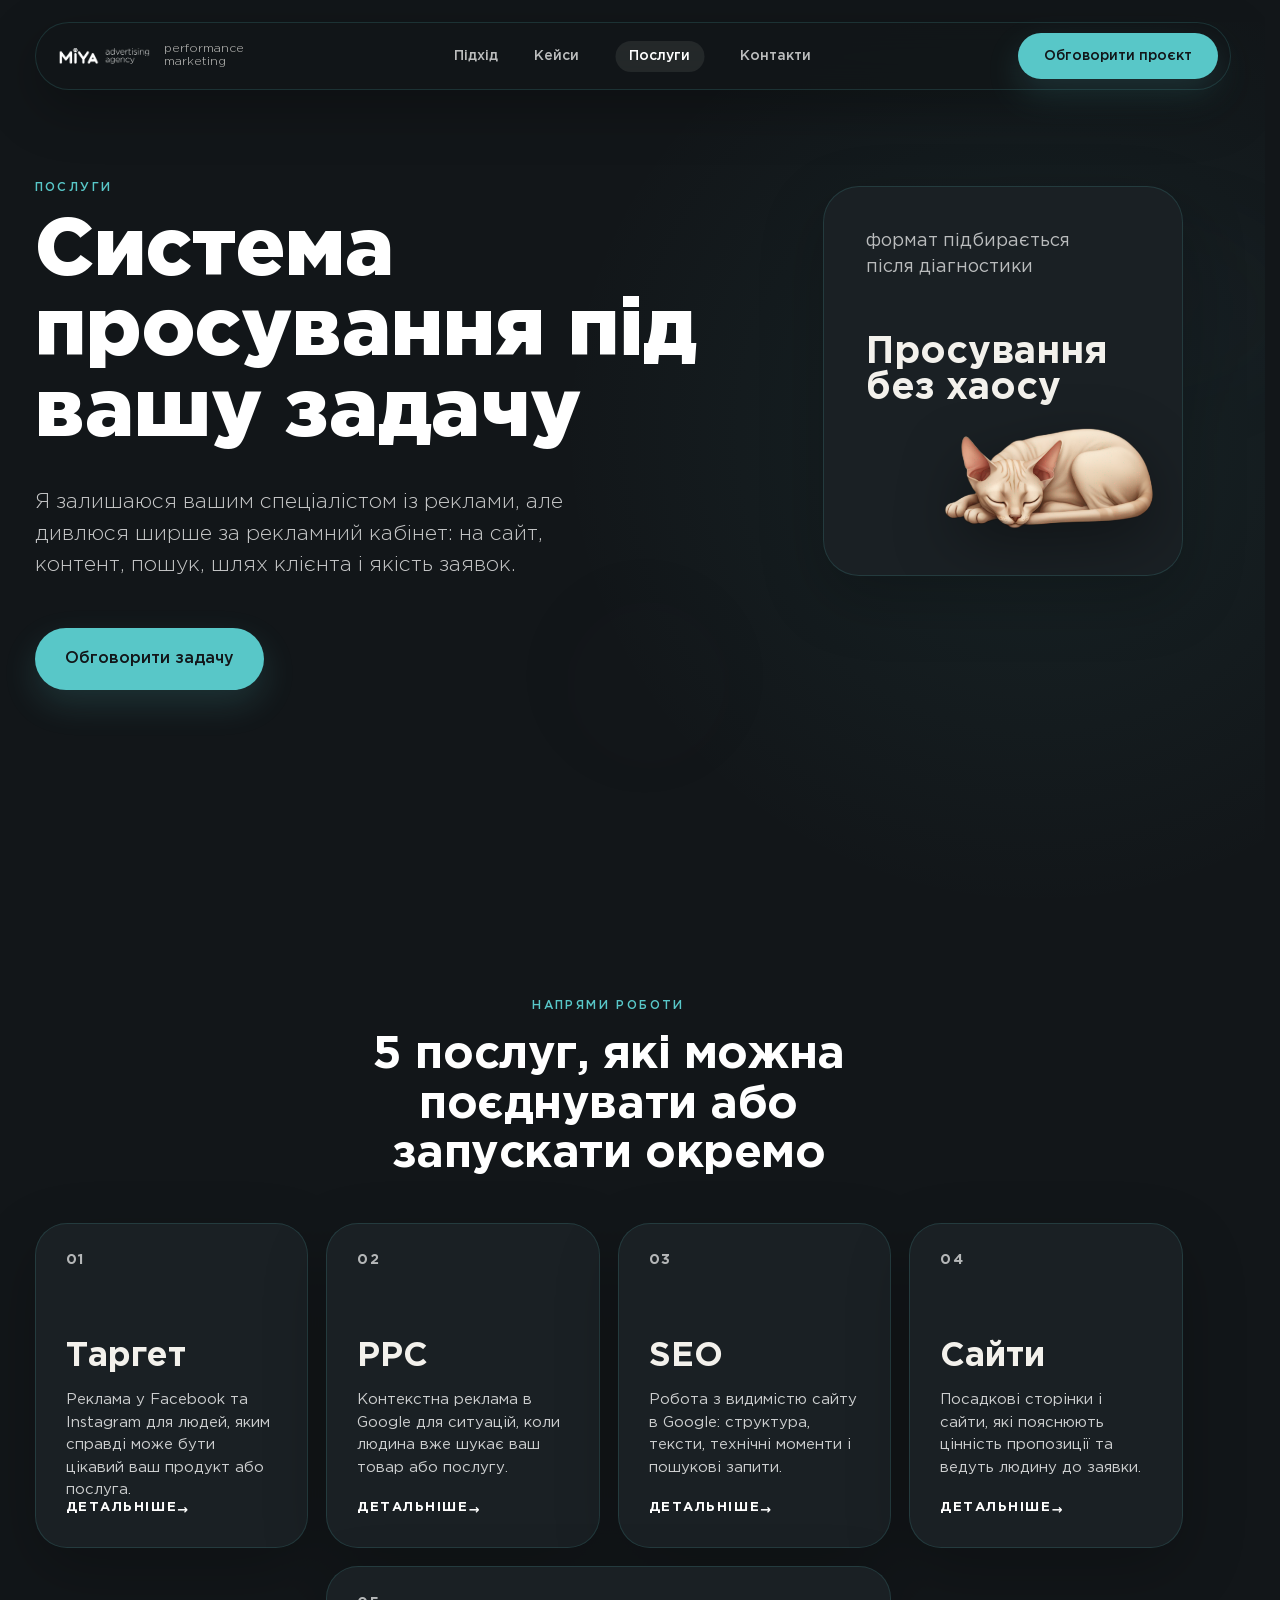
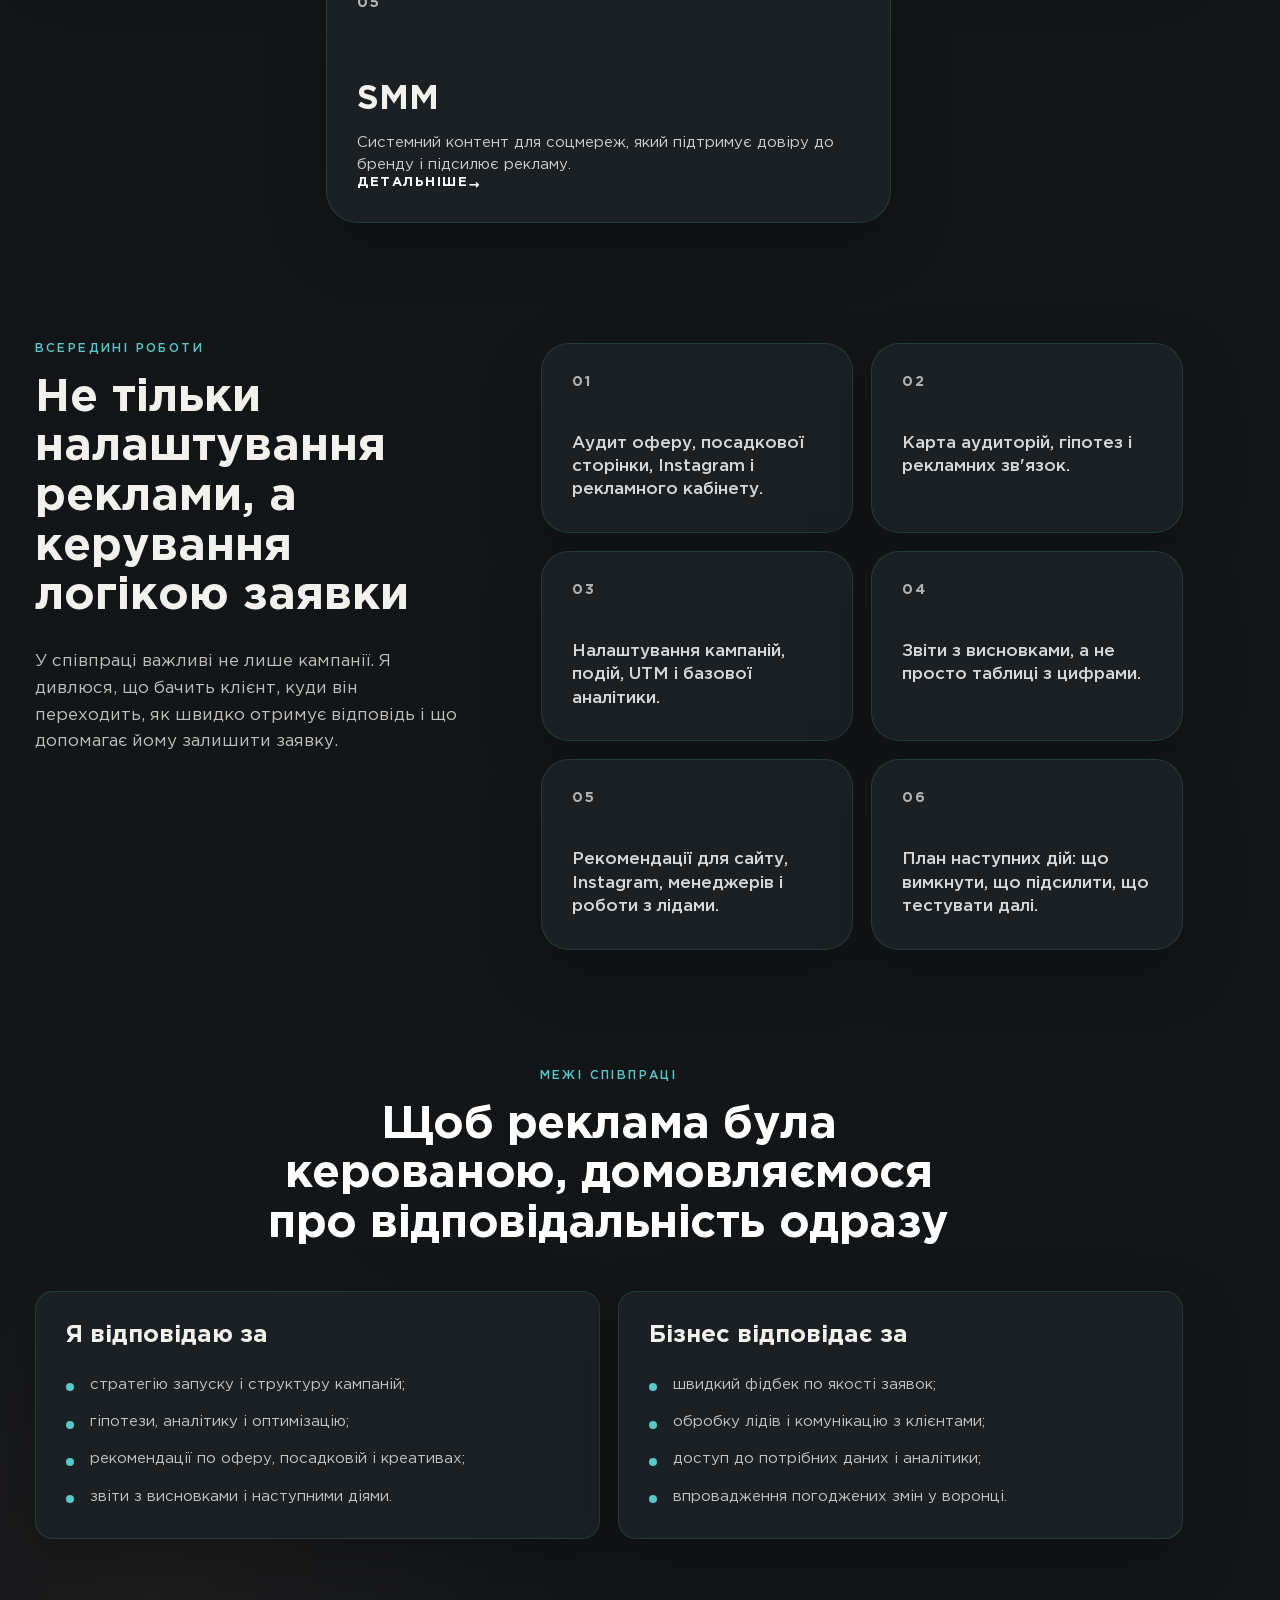
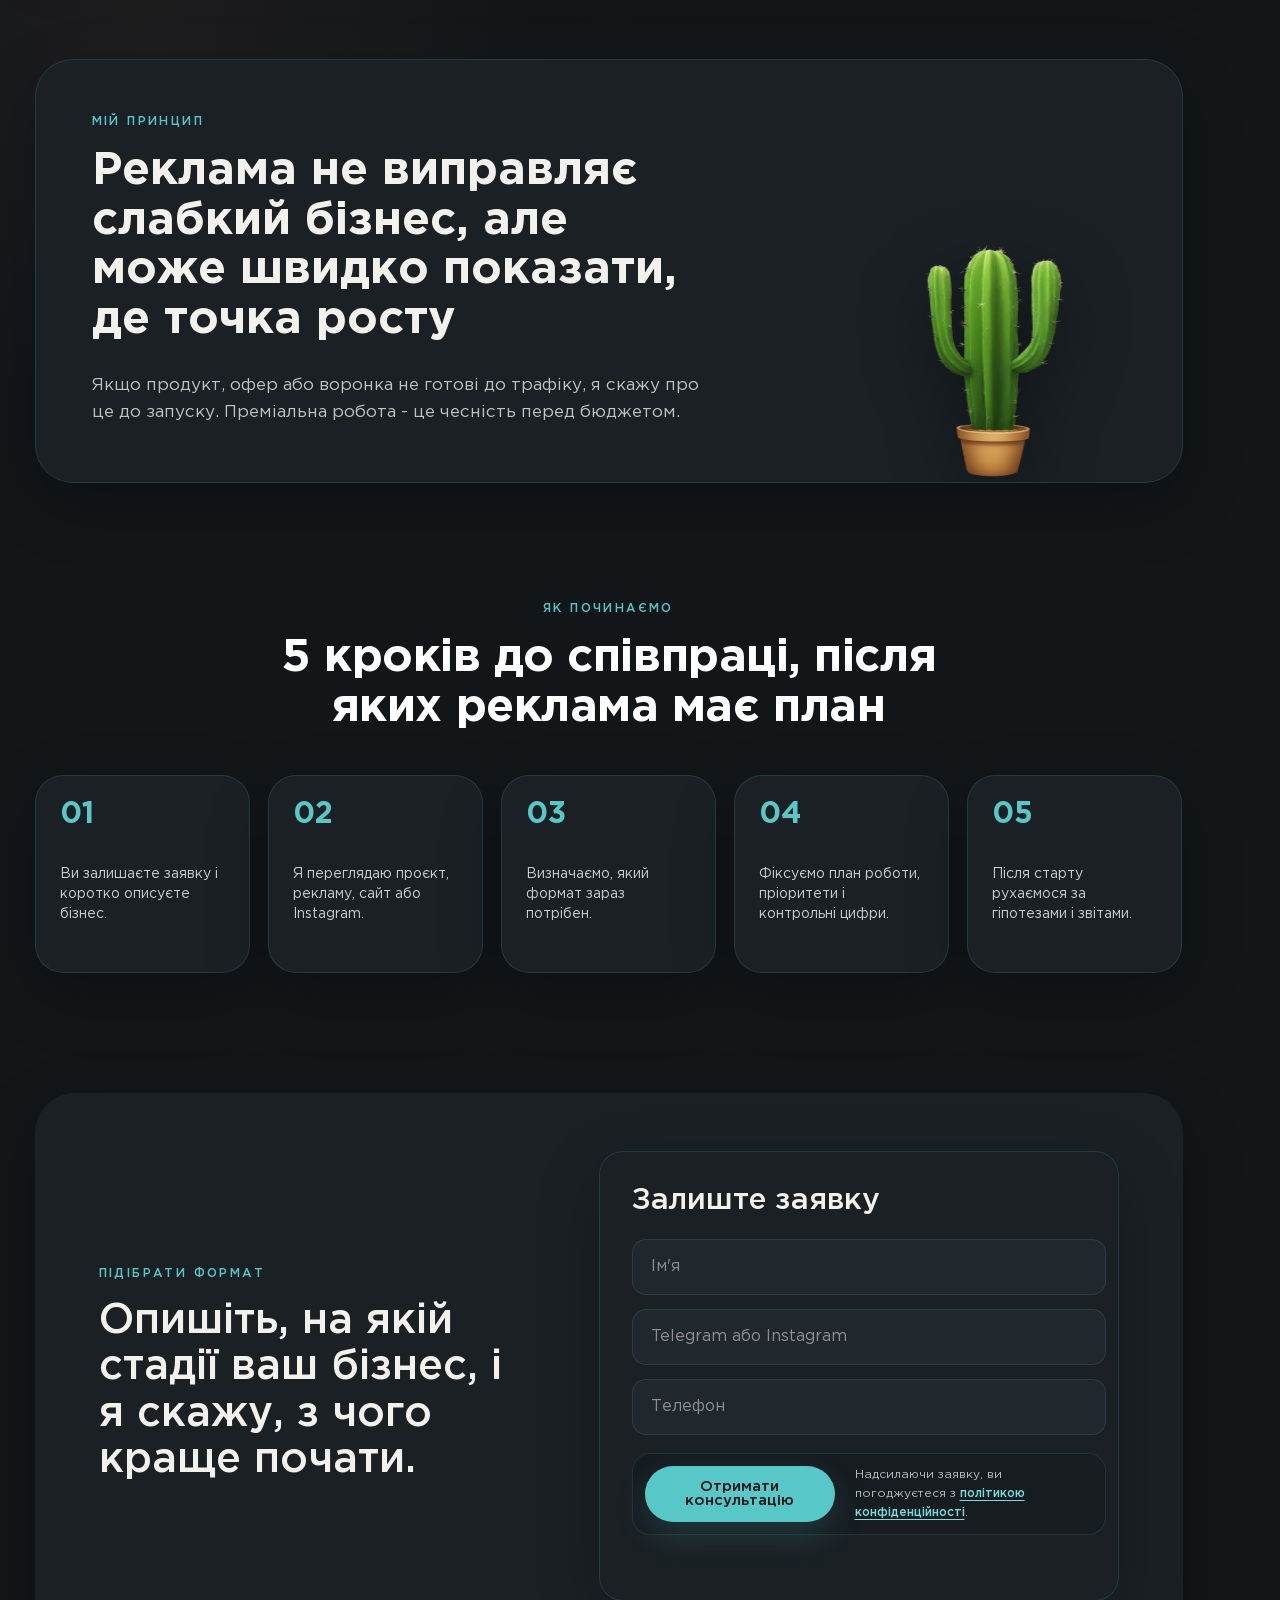
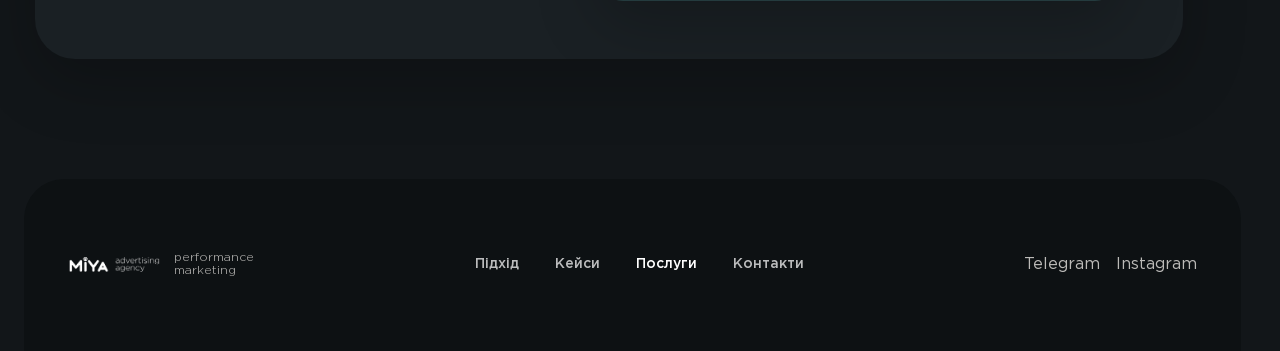
<file: services.html>
<!doctype html>
<html lang="uk">
  <head>
    <meta charset="UTF-8" />
    <meta name="viewport" content="width=device-width, initial-scale=1.0" />
    <meta name="description" content="Послуги Палюх Яни: таргетована реклама, PPC, SEO, сайти та SMM для бізнесів, яким потрібна система просування." />
    <meta name="theme-color" content="#111315" />
    <meta property="og:type" content="website" />
    <meta property="og:locale" content="uk_UA" />
    <meta property="og:title" content="Послуги — Палюх Яна" />
    <meta property="og:description" content="Таргетована реклама, PPC, SEO, сайти та SMM як частини однієї системи просування." />
    <meta property="og:url" content="https://denysignatenko.github.io/MiYa/services.html" />
    <meta property="og:image" content="https://denysignatenko.github.io/MiYa/assets/social-preview.png" />
    <meta property="og:image:width" content="1731" />
    <meta property="og:image:height" content="909" />
    <meta property="og:image:alt" content="Стратегія performance-маркетингу: шлях від аналітики до росту" />
    <meta name="twitter:card" content="summary_large_image" />
    <meta name="twitter:image" content="https://denysignatenko.github.io/MiYa/assets/social-preview.png" />
    <link rel="canonical" href="https://denysignatenko.github.io/MiYa/services.html" />
    <link rel="icon" type="image/svg+xml" href="./assets/favicon.svg" />
    <link rel="apple-touch-icon" href="./assets/favicon.svg" />
    <link rel="manifest" href="./site.webmanifest" />
    <title>Послуги - Палюх Яна</title>
    <link rel="preload" href="./assets/fonts/GothamPro.woff2" as="font" type="font/woff2" crossorigin />
    <link rel="preload" href="./assets/fonts/GothamPro-Bold.woff2" as="font" type="font/woff2" crossorigin />
    <link rel="stylesheet" href="./styles/base.css" />
    <link rel="stylesheet" href="./styles/theme.css" />
    <link rel="stylesheet" href="./styles/motion.css" />
    <link rel="stylesheet" href="./styles/components.css" />
    <script src="./motion.js" defer></script>
    <script src="./site-ui.js" defer></script>
  </head>
  <body>
    <header class="site-header">
      <a class="brand" href="./index.html" aria-label="Палюх Яна"><img src="./assets/logo.webp" alt="" width="224" height="37" decoding="async" /><span>performance<br />marketing</span></a>
      <nav aria-label="Навігація"><a href="./approach.html">Підхід</a><a href="./cases.html">Кейси</a><a href="./services.html" aria-current="page">Послуги</a><a href="./contacts.html">Контакти</a></nav>
      <details class="mobile-menu"><summary aria-label="Відкрити меню"><span></span><span></span><span></span></summary><div><a href="./approach.html">Підхід</a><a href="./cases.html">Кейси</a><a href="./services.html" aria-current="page">Послуги</a><a href="./contacts.html">Контакти</a></div></details>
      <a class="header-cta" href="./contacts.html#contact-form">Обговорити проєкт</a>
    </header>

    <main id="top" class="services-page">
      <section class="services-hero" aria-labelledby="services-title">
        <div class="side-mark" aria-hidden="true"><span>послуги</span><span>2026</span></div>
        <img class="planet services-planet-a" src="./assets/planet.webp" alt="" width="215" height="215" decoding="async" />
        <img class="planet services-planet-b" src="./assets/planet-glow.webp" alt="" width="332" height="332" decoding="async" />
        <div class="services-hero-copy">
          <p class="eyebrow">Послуги</p>
          <h1 id="services-title">Система просування під вашу задачу</h1>
          <p>Я залишаюся вашим спеціалістом із реклами, але дивлюся ширше за рекламний кабінет: на сайт, контент, пошук, шлях клієнта і якість заявок.</p>
          <a class="primary" href="./contacts.html#contact-form">Обговорити задачу</a>
        </div>
        <div class="services-hero-card"><img src="./assets/cat-sleeping.webp" alt="" aria-hidden="true" width="461" height="461" decoding="async" /><span>формат підбирається після діагностики</span><strong>Просування без хаосу</strong></div>
      </section>

      <section class="service-packages" aria-labelledby="packages-title">
        <div class="section-heading"><p class="eyebrow">Напрями роботи</p><h2 id="packages-title">5 послуг, які можна поєднувати або запускати окремо</h2></div>
        <div class="package-grid">
          <article><span>01</span><h3>Таргет</h3><p>Реклама у Facebook та Instagram для людей, яким справді може бути цікавий ваш продукт або послуга.</p><a class="text-link" href="./service-target.html">Детальніше</a></article>
          <article><span>02</span><h3>PPC</h3><p>Контекстна реклама в Google для ситуацій, коли людина вже шукає ваш товар або послугу.</p><a class="text-link" href="./service-ppc.html">Детальніше</a></article>
          <article><span>03</span><h3>SEO</h3><p>Робота з видимістю сайту в Google: структура, тексти, технічні моменти і пошукові запити.</p><a class="text-link" href="./service-seo.html">Детальніше</a></article>
          <article><span>04</span><h3>Сайти</h3><p>Посадкові сторінки і сайти, які пояснюють цінність пропозиції та ведуть людину до заявки.</p><a class="text-link" href="./service-web.html">Детальніше</a></article>
          <article><span>05</span><h3>SMM</h3><p>Системний контент для соцмереж, який підтримує довіру до бренду і підсилює рекламу.</p><a class="text-link" href="./service-smm.html">Детальніше</a></article>
        </div>
      </section>

      <section class="included-services">
        <div class="included-copy"><p class="eyebrow">Всередині роботи</p><h2>Не тільки налаштування реклами, а керування логікою заявки</h2><p>У співпраці важливі не лише кампанії. Я дивлюся, що бачить клієнт, куди він переходить, як швидко отримує відповідь і що допомагає йому залишити заявку.</p></div>
        <div class="included-list">
          <article><span>01</span><p>Аудит оферу, посадкової сторінки, Instagram і рекламного кабінету.</p></article>
          <article><span>02</span><p>Карта аудиторій, гіпотез і рекламних зв'язок.</p></article>
          <article><span>03</span><p>Налаштування кампаній, подій, UTM і базової аналітики.</p></article>
          <article><span>04</span><p>Звіти з висновками, а не просто таблиці з цифрами.</p></article>
          <article><span>05</span><p>Рекомендації для сайту, Instagram, менеджерів і роботи з лідами.</p></article>
          <article><span>06</span><p>План наступних дій: що вимкнути, що підсилити, що тестувати далі.</p></article>
        </div>
      </section>

      <section class="scope-section">
        <div class="section-heading">
          <p class="eyebrow">Межі співпраці</p>
          <h2>Щоб реклама була керованою, домовляємося про відповідальність одразу</h2>
        </div>
        <div class="scope-grid">
          <article>
            <h3>Я відповідаю за</h3>
            <ul>
              <li>стратегію запуску і структуру кампаній;</li>
              <li>гіпотези, аналітику і оптимізацію;</li>
              <li>рекомендації по оферу, посадковій і креативах;</li>
              <li>звіти з висновками і наступними діями.</li>
            </ul>
          </article>
          <article>
            <h3>Бізнес відповідає за</h3>
            <ul>
              <li>швидкий фідбек по якості заявок;</li>
              <li>обробку лідів і комунікацію з клієнтами;</li>
              <li>доступ до потрібних даних і аналітики;</li>
              <li>впровадження погоджених змін у воронці.</li>
            </ul>
          </article>
        </div>
      </section>

      <section class="service-principles">
        <img src="./assets/cactus-home.webp" alt="" aria-hidden="true" loading="lazy" width="272" height="272" decoding="async" />
        <div><p class="eyebrow">Мій принцип</p><h2>Реклама не виправляє слабкий бізнес, але може швидко показати, де точка росту</h2><p>Якщо продукт, офер або воронка не готові до трафіку, я скажу про це до запуску. Преміальна робота - це чесність перед бюджетом.</p></div>
      </section>

      <section class="service-process">
        <div class="section-heading"><p class="eyebrow">Як починаємо</p><h2>5 кроків до співпраці, після яких реклама має план</h2></div>
        <ol>
          <li><span>01</span><p>Ви залишаєте заявку і коротко описуєте бізнес.</p></li>
          <li><span>02</span><p>Я переглядаю проєкт, рекламу, сайт або Instagram.</p></li>
          <li><span>03</span><p>Визначаємо, який формат зараз потрібен.</p></li>
          <li><span>04</span><p>Фіксуємо план роботи, пріоритети і контрольні цифри.</p></li>
          <li><span>05</span><p>Після старту рухаємося за гіпотезами і звітами.</p></li>
        </ol>
      </section>

      <section id="contact" class="contact">
        <div class="contact-copy"><p class="eyebrow">Підібрати формат</p><h2>Опишіть, на якій стадії ваш бізнес, і я скажу, з чого краще почати.</h2></div>
        <form><h3>Залиште заявку</h3><label><span class="sr-only">Ім'я</span><input type="text" name="name" placeholder="Ім'я" autocomplete="name" required /></label><label><span class="sr-only">Telegram або Instagram</span><input type="text" name="contact" placeholder="Telegram або Instagram" autocomplete="username" required /></label><label><span class="sr-only">Телефон</span><input type="tel" name="phone" placeholder="Телефон" autocomplete="tel" inputmode="tel" /></label><div class="form-actions"><button type="submit">Отримати консультацію</button><small>Надсилаючи заявку, ви погоджуєтеся з <a href="./privacy.html">політикою конфіденційності</a>.</small></div><p class="form-status" aria-live="polite" aria-atomic="true"></p></form>
      </section>
    </main>

    <footer class="site-footer">
      <a class="brand" href="./index.html" aria-label="Палюх Яна"><img src="./assets/logo.webp" alt="" width="224" height="37" decoding="async" /><span>performance<br />marketing</span></a>
      <nav><a href="./approach.html">Підхід</a><a href="./cases.html">Кейси</a><a href="./services.html" aria-current="page">Послуги</a><a href="./contacts.html">Контакти</a></nav>
      <div class="footer-socials"><a href="https://t.me/marrrakuya" rel="me">Telegram</a><a href="https://www.instagram.com/marrraku.ya/" rel="me">Instagram</a></div>
    </footer>
  </body>
</html>
</file>
<file: styles/base.css>
:root {
  font-synthesis: none;
}

/* Final approach page overrides */
.approach-hero-panel { overflow: hidden; }
.approach-page .approach-hero-panel img {
  right: 10px;
  bottom: 0;
  width: 218px;
  height: 218px;
  object-fit: contain;
  object-position: right bottom;
}
.method-grid article { position: relative; }
.method-grid article > span {
  display: inline-flex;
  width: 48px;
  height: 48px;
  align-items: center;
  justify-content: center;
  border: 1px solid rgba(255, 255, 255, 0.28);
  border-radius: 50%;
  background: rgba(255, 255, 255, 0.14);
  color: #fff;
  font-size: 15px;
  letter-spacing: 0.08em;
}
@media (max-width: 1023px) {
  .method-grid { grid-template-columns: repeat(2, minmax(0, 1fr)); }
}
@media (max-width: 560px) {
  .approach-page .approach-hero-panel img { right: 4px; width: 178px; height: 178px; }
  .method-grid { grid-template-columns: 1fr; }
}

@font-face {
  font-family: "Gotham Pro";
  src: url("../assets/fonts/GothamPro-Light.woff2") format("woff2");
  font-weight: 300;
  font-style: normal;
  font-display: swap;
}

@font-face {
  font-family: "Gotham Pro";
  src: url("../assets/fonts/GothamPro.woff2") format("woff2");
  font-weight: 400;
  font-style: normal;
  font-display: swap;
}

@font-face {
  font-family: "Gotham Pro";
  src: url("../assets/fonts/GothamPro-Medium.woff2") format("woff2");
  font-weight: 500 650;
  font-style: normal;
  font-display: swap;
}

@font-face {
  font-family: "Gotham Pro";
  src: url("../assets/fonts/GothamPro-Bold.woff2") format("woff2");
  font-weight: 700;
  font-style: normal;
  font-display: swap;
}

@font-face {
  font-family: "Gotham Pro";
  src: url("../assets/fonts/GothamPro-Black.woff2") format("woff2");
  font-weight: 800 900;
  font-style: normal;
  font-display: swap;
}

:root {
  --bg: #202020;
  --panel: #272626;
  --panel-soft: rgba(255, 255, 255, 0.055);
  --text: #ffffff;
  --muted: rgba(255, 255, 255, 0.62);
  --faint: rgba(255, 255, 255, 0.38);
  --blue: #4f97c7;
  --deep-blue: #1661ad;
  --violet: #4f5be3;
  --plum: #3f2752;
  --rose: #a37a62;
  --warm: #8f5c51;
  --grad: linear-gradient(43.15deg, #4f97c7 22.39%, #4f5be3 81.28%);
  --grad-warm: linear-gradient(28.33deg, #1661ad -2.2%, #3f2752 25.59%, #8f5c51 96.67%);
  --wrap: 1196px;
}

* {
  box-sizing: border-box;
}

html {
  scroll-behavior: smooth;
  background: var(--bg);
  overflow-x: clip;
}

body {
  min-width: 320px;
  margin: 0;
  background:
    radial-gradient(circle at 70% 9%, rgba(79, 91, 227, 0.14), transparent 34rem),
    radial-gradient(circle at 20% 19%, rgba(22, 97, 173, 0.13), transparent 30rem),
    radial-gradient(circle at 58% 52%, rgba(143, 92, 81, 0.15), transparent 36rem),
    var(--bg);
  color: var(--text);
  font-family: "Gotham Pro", ui-sans-serif, system-ui, -apple-system, BlinkMacSystemFont, "Segoe UI", sans-serif;
  overflow-x: clip;
}

img {
  display: block;
  max-width: 100%;
}

a {
  color: inherit;
  text-decoration: none;
}

@keyframes fade-rise {
  from {
    opacity: 0;
    transform: translateY(18px);
  }

  to {
    opacity: 1;
    transform: translateY(0);
  }
}

@keyframes soft-float {
  0%,
  100% {
    transform: translateY(0);
  }

  50% {
    transform: translateY(-10px);
  }
}

@keyframes glow-pulse {
  0%,
  100% {
    opacity: 0.72;
  }

  50% {
    opacity: 1;
  }
}

button,
input {
  font: inherit;
}

.site-header,
.site-footer,
main > section,
.trusted-strip {
  width: var(--wrap);
  max-width: calc(100% - 48px);
  margin-inline: auto;
}

.site-header {
  position: relative;
  z-index: 50;
  height: 68px;
  display: flex;
  align-items: center;
  justify-content: space-between;
  margin-top: 22px;
  border: 1px solid rgba(255, 255, 255, 0.075);
  border-radius: 999px;
  padding: 0 12px 0 22px;
  background: rgba(32, 32, 32, 0.72);
  backdrop-filter: blur(22px);
  box-shadow: 0 18px 50px rgba(0, 0, 0, 0.28);
  animation: fade-rise 520ms ease both;
}

.brand {
  display: inline-flex;
  align-items: center;
  gap: 14px;
  flex: 0 0 auto;
}

.brand img {
  width: 92px;
  height: auto;
}

.brand span {
  color: rgba(255, 255, 255, 0.64);
  font-size: 12px;
  line-height: 1.08;
  font-weight: 300;
}

.site-header nav,
.site-footer nav {
  display: flex;
  align-items: center;
  gap: 36px;
  color: rgba(255, 255, 255, 0.72);
  font-size: 14px;
  font-weight: 500;
}

.site-header nav a,
.site-footer nav a {
  transition: color 180ms ease, background 180ms ease, transform 180ms ease;
}

.site-header nav a:hover,
.site-footer nav a:hover {
  color: #fff;
  transform: translateY(-1px);
}

.site-header nav a[aria-current="page"],
.site-footer nav a[aria-current="page"] {
  color: #fff;
}

.site-header nav a[aria-current="page"] {
  border-radius: 999px;
  padding: 9px 14px;
  background: rgba(255, 255, 255, 0.08);
}

.mobile-menu {
  display: none;
}

.mobile-menu summary {
  list-style: none;
}

.mobile-menu summary::-webkit-details-marker {
  display: none;
}

.header-cta,
.primary,
.contact button,
.site-footer > a:last-child {
  display: inline-flex;
  align-items: center;
  justify-content: center;
  min-height: 46px;
  border: 0;
  border-radius: 999px;
  background: var(--grad);
  color: #fff;
  font-weight: 600;
  box-shadow: 0 12px 34px rgba(79, 91, 227, 0.28);
  cursor: pointer;
  transition: transform 220ms ease, box-shadow 220ms ease, filter 220ms ease;
}

.header-cta:hover,
.primary:hover,
.contact button:hover,
.contact-page-form button:hover,
.site-footer > a:last-child:hover {
  transform: translateY(-2px);
  box-shadow: 0 18px 42px rgba(79, 91, 227, 0.38);
  filter: saturate(1.08);
}

.header-cta:active,
.primary:active,
.contact button:active,
.contact-page-form button:active,
.site-footer > a:last-child:active {
  transform: translateY(0);
}

.header-cta {
  padding: 0 26px;
  font-size: 14px;
}

.hero {
  position: relative;
  min-height: 920px;
  padding-top: 92px;
}

.side-mark {
  position: absolute;
  left: -88px;
  top: 220px;
  display: flex;
  flex-direction: column;
  gap: 38px;
  color: rgba(255, 255, 255, 0.13);
  font-size: 12px;
  line-height: 1;
  letter-spacing: 0.42em;
  text-transform: uppercase;
  pointer-events: none;
}

.side-mark span {
  writing-mode: vertical-rl;
  transform: rotate(180deg);
}

.planet {
  position: absolute;
  pointer-events: none;
  user-select: none;
  border-radius: 999px;
  animation: glow-pulse 6s ease-in-out infinite;
}

.planet-a {
  right: -170px;
  top: 92px;
  width: 440px;
  opacity: 0.32;
  filter: blur(12px);
}

.planet-b {
  left: 420px;
  top: 440px;
  width: 380px;
  opacity: 0.24;
  filter: blur(22px);
}

.hero-copy {
  position: relative;
  z-index: 4;
  width: 558px;
  animation: fade-rise 620ms ease 80ms both;
}

.eyebrow {
  margin: 0 0 18px;
  color: rgba(255, 255, 255, 0.58);
  font-size: 12px;
  line-height: 1;
  letter-spacing: 0.2em;
  text-transform: uppercase;
  font-weight: 600;
}

.hero h1 {
  margin: 0;
  color: #fff;
  font-size: 94px;
  line-height: 0.92;
  letter-spacing: -0.02em;
  font-weight: 800;
}

.hero-subtitle {
  width: 474px;
  margin: 34px 0 0;
  color: rgba(255, 255, 255, 0.78);
  font-size: 22px;
  line-height: 1.46;
  font-weight: 300;
}

.hero-actions {
  display: flex;
  align-items: center;
  gap: 18px;
  margin-top: 46px;
}

.primary,
.secondary {
  min-width: 204px;
  min-height: 62px;
  padding: 0 30px;
  font-size: 16px;
}

.secondary {
  display: inline-flex;
  align-items: center;
  justify-content: center;
  border: 1px solid rgba(255, 255, 255, 0.13);
  border-radius: 999px;
  color: rgba(255, 255, 255, 0.76);
  background: rgba(255, 255, 255, 0.04);
  transition: transform 220ms ease, border-color 220ms ease, background 220ms ease;
}

.secondary:hover {
  transform: translateY(-2px);
  border-color: rgba(255, 255, 255, 0.3);
  background: rgba(255, 255, 255, 0.08);
}

.hero-visual {
  position: absolute;
  right: -10px;
  top: 118px;
  z-index: 3;
  width: 600px;
  height: 780px;
}

.portrait-frame {
  position: absolute;
  inset: 0 0 auto auto;
  width: 560px;
  height: 700px;
  border-radius: 44px;
  overflow: hidden;
  background: #111;
  box-shadow:
    0 26px 80px rgba(0, 0, 0, 0.42),
    0 0 0 1px rgba(255, 255, 255, 0.075);
  transition: transform 320ms ease, box-shadow 320ms ease;
}

.portrait-frame:hover {
  transform: translateY(-6px) scale(1.01);
  box-shadow:
    0 38px 110px rgba(0, 0, 0, 0.44),
    0 0 0 1px rgba(255, 255, 255, 0.1);
}

.portrait-frame::before {
  content: "";
  position: absolute;
  inset: 0;
  z-index: 2;
  background: linear-gradient(180deg, transparent 45%, rgba(32, 32, 32, 0.48) 100%);
}

.portrait-frame img {
  width: 100%;
  height: 100%;
  object-fit: cover;
  object-position: center top;
  transition: transform 520ms ease;
}

.portrait-frame:hover img {
  transform: scale(1.035);
}

.metric-card {
  position: absolute;
  z-index: 6;
  width: 184px;
  min-height: 128px;
  display: flex;
  flex-direction: column;
  justify-content: center;
  gap: 12px;
  border: 1px solid rgba(255, 255, 255, 0.08);
  border-radius: 28px;
  padding: 22px;
  background: rgba(255, 255, 255, 0.055);
  backdrop-filter: blur(18px);
  box-shadow: 0 20px 44px rgba(0, 0, 0, 0.24);
  transition: transform 240ms ease, box-shadow 240ms ease, filter 240ms ease;
}

.metric-card:hover {
  transform: translateY(-6px);
  box-shadow: 0 24px 60px rgba(0, 0, 0, 0.28);
  filter: saturate(1.08);
}

.metric-card img {
  position: absolute;
  z-index: 2;
  pointer-events: none;
  user-select: none;
  filter: drop-shadow(0 14px 22px rgba(0, 0, 0, 0.34));
  animation: soft-float 5.6s ease-in-out infinite;
}

.metric-card strong {
  position: relative;
  z-index: 3;
  font-size: 34px;
  line-height: 0.95;
  font-weight: 800;
}

.metric-card span {
  position: relative;
  z-index: 3;
  color: var(--muted);
  font-size: 13px;
  line-height: 1.26;
  font-weight: 400;
}

.metric-card-a {
  left: 0;
  bottom: 104px;
}

.metric-card-b {
  left: 216px;
  bottom: 104px;
}

.metric-card-b img {
  left: 50%;
  bottom: 80px;
  width: 140px;
  translate: -50% 0;
}

.metric-card-c {
  left: 432px;
  bottom: 104px;
}

.trusted-strip {
  display: grid;
  grid-template-columns: repeat(3, 1fr);
  gap: 1px;
  margin-top: -16px;
  border: 1px solid rgba(255, 255, 255, 0.075);
  border-radius: 28px;
  overflow: hidden;
  background: rgba(255, 255, 255, 0.075);
}

.trusted-strip div {
  min-height: 138px;
  padding: 30px 32px;
  background: rgba(255, 255, 255, 0.035);
  transition: background 220ms ease, transform 220ms ease;
}

.trusted-strip div:hover {
  background: rgba(255, 255, 255, 0.055);
  transform: translateY(-2px);
}

.trusted-strip strong {
  display: block;
  margin-bottom: 12px;
  font-size: 19px;
  line-height: 1.18;
  font-weight: 600;
}

.trusted-strip span {
  color: var(--muted);
  font-size: 14px;
  line-height: 1.45;
}

main > section:not(.hero) {
  margin-top: 112px;
  animation: fade-rise 620ms ease both;
}

.approach {
  position: relative;
  min-height: 640px;
  overflow: visible;
}

.approach-cat {
  position: absolute;
  left: 72px;
  bottom: 20px;
  z-index: 1;
  width: 300px;
  pointer-events: none;
  user-select: none;
  filter: drop-shadow(0 18px 28px rgba(0, 0, 0, 0.38));
  animation: soft-float 6.2s ease-in-out infinite;
}

.approach-cactus {
  position: absolute;
  left: 0;
  bottom: 20px;
  z-index: 2;
  width: 200px;
  pointer-events: none;
  user-select: none;
  filter: drop-shadow(0 18px 28px rgba(0, 0, 0, 0.34));
  animation: soft-float 5.8s ease-in-out infinite;
}

.approach .section-heading,
.approach .approach-list {
  position: relative;
  z-index: 2;
}

.section-grid {
  display: grid;
  grid-template-columns: 386px 1fr;
  gap: 80px;
  align-items: start;
}

.section-heading h2 {
  margin: 0;
  color: #fff;
  font-size: 46px;
  line-height: 1.08;
  letter-spacing: -0.01em;
  font-weight: 700;
}

.approach-list,
.service-grid {
  display: grid;
  gap: 18px;
}

.approach-list article,
.service-grid article {
  min-height: 190px;
  border: 1px solid rgba(255, 255, 255, 0.075);
  border-radius: 28px;
  padding: 30px;
  background:
    linear-gradient(28.33deg, rgba(22, 97, 173, 0.17) -2.2%, rgba(63, 39, 82, 0.22) 25.59%, rgba(143, 92, 81, 0.18) 96.67%),
    rgba(255, 255, 255, 0.035);
  transition: transform 240ms ease, box-shadow 240ms ease, filter 240ms ease;
}

.approach-list article:hover,
.service-grid article:hover,
.method-grid article:hover,
.workflow li:hover,
.package-grid article:hover,
.included-list article:hover,
.case-method-grid article:hover,
.after-contact li:hover,
.process li:hover,
.service-process li:hover,
.diagnostic-list div:hover,
.contact-channel-list article:hover {
  transform: translateY(-6px);
  box-shadow: 0 26px 68px rgba(0, 0, 0, 0.24);
  filter: saturate(1.06);
}

.service-grid article {
  display: flex;
  flex-direction: column;
  border: 0;
  background: var(--grad-warm);
}

.service-grid article:nth-child(2) {
  background: linear-gradient(45deg, rgba(27, 96, 169, 1) 0%, rgba(118, 78, 92, 1) 52%, rgba(90, 121, 165, 1) 99%);
}

.service-grid article:nth-child(3) {
  background: linear-gradient(23.65deg, rgba(33, 80, 255, 1) 1%, rgba(137, 88, 81, 1) 100%);
}

.service-grid article:nth-child(4) {
  background: linear-gradient(51.34deg, rgba(27, 96, 169, 1) 0%, rgba(143, 92, 81, 1) 100%);
}

.service-grid article:nth-child(5) {
  background: linear-gradient(3.71deg, rgba(79, 151, 199, 1) 0%, rgba(79, 91, 227, 1) 100%);
}

.text-link {
  display: inline-flex;
  width: max-content;
  margin-top: auto;
  color: #fff;
  font-size: 13px;
  font-weight: 700;
  letter-spacing: 0.12em;
  text-decoration: none;
  text-transform: uppercase;
}

.text-link::after {
  content: " →";
}

.approach-list span {
  color: var(--blue);
  font-size: 14px;
  font-weight: 700;
}

.approach-list h3,
.service-grid h3,
.case-card h3,
.contact h2,
.contact h3 {
  margin: 14px 0 12px;
  font-size: 24px;
  line-height: 1.14;
  font-weight: 650;
}

.approach-list p,
.service-grid p {
  margin: 0;
  color: var(--muted);
  font-size: 15px;
  line-height: 1.55;
}

.cases {
  position: relative;
}

.cases .section-heading {
  width: 640px;
  margin-bottom: 44px;
}

.case-grid {
  display: grid;
  grid-template-columns: repeat(3, 1fr);
  gap: 34px;
}

.case-card {
  min-height: 520px;
  border: 0;
  border-radius: 34px;
  padding: 22px;
  background: linear-gradient(3.71deg, rgba(163, 122, 98, 1) 0%, rgba(79, 91, 227, 1) 100%);
  box-shadow: 0 20px 54px rgba(0, 0, 0, 0.22);
  transition: transform 260ms ease, box-shadow 260ms ease, filter 260ms ease;
}

.case-card:hover {
  transform: translateY(-8px);
  box-shadow: 0 32px 82px rgba(0, 0, 0, 0.34);
  filter: saturate(1.08);
}

.case-card.featured {
  background: linear-gradient(3.71deg, rgba(79, 151, 199, 1) 0%, rgba(79, 91, 227, 1) 100%);
}

.case-card:nth-child(3) {
  background: linear-gradient(23.65deg, rgba(33, 80, 255, 1) 1%, rgba(137, 88, 81, 1) 100%);
}

.case-card > img {
  width: 100%;
  aspect-ratio: 1.18 / 1;
  object-fit: cover;
  border-radius: 24px;
  opacity: 0.86;
  transition: transform 520ms ease, opacity 260ms ease;
}

.case-card:hover > img {
  transform: scale(1.035);
  opacity: 0.95;
}

.case-card h3 {
  min-height: 56px;
  margin-top: 28px;
  text-transform: uppercase;
  letter-spacing: 0.04em;
}

.case-card dl {
  display: grid;
  gap: 18px;
  margin: 28px 0 0;
}

.case-card dl div {
  display: flex;
  align-items: baseline;
  justify-content: space-between;
  gap: 20px;
}

.case-card dt {
  color: var(--muted);
  font-size: 14px;
}

.case-card dd {
  margin: 0;
  font-size: 30px;
  line-height: 1;
  font-weight: 800;
}

.service-grid {
  grid-template-columns: repeat(3, 1fr);
}

.service-grid article {
  display: flex;
  min-height: 290px;
  flex-direction: column;
}

.service-grid article span {
  margin-top: auto;
  color: rgba(255, 255, 255, 0.52);
  font-size: 12px;
  letter-spacing: 0.18em;
  text-transform: uppercase;
}

/* Homepage layout refinements */
.hero {
  min-height: 780px;
  padding-top: 64px;
}

.hero-copy {
  width: min(620px, 54%);
}

.hero h1 {
  max-width: 620px;
  font-size: 82px;
  line-height: 0.96;
}

.hero-subtitle {
  max-width: 500px;
  width: auto;
  font-size: 19px;
}

.hero-visual {
  right: 32px;
  top: 76px;
  width: min(520px, 43vw);
}

.portrait-frame {
  width: 100%;
}

.approach {
  min-height: 0;
  align-items: stretch;
}

.approach .section-heading {
  display: flex;
  flex-direction: column;
}

.approach .approach-visual {
  flex: 1;
  min-height: 300px;
  margin-top: 36px;
}

.approach-list {
  grid-template-rows: repeat(3, minmax(0, 1fr));
}

.approach-list article {
  min-height: 0;
}

.proof-board,
.proof-board.is-visible {
  display: none;
}

.service-grid {
  grid-template-columns: repeat(3, minmax(0, 1fr));
  align-items: stretch;
}

.service-grid article {
  min-height: 260px;
}

.testimonial-grid {
  align-items: stretch;
}

.testimonial-grid article {
  display: flex;
  flex-direction: column;
  height: 100%;
}

.testimonial-grid article span {
  margin-top: auto;
}

@media (max-width: 980px) {
  .hero-copy {
    width: 56%;
  }

  .hero h1 {
    font-size: 68px;
  }

  .hero-visual {
    right: 0;
    width: 44vw;
  }
}

@media (max-width: 720px) {
  .hero {
    min-height: auto;
  }

  .hero-copy,
  .hero-subtitle {
    width: auto;
  }

  .hero h1 {
    font-size: 44px;
  }

  .hero-visual {
    right: auto;
    width: 100%;
  }

  .approach .approach-visual {
    min-height: 260px;
  }
}

/* Approach page refinements */
.approach-hero-panel {
  overflow: hidden;
}

.approach-hero-panel img {
  right: 10px;
  bottom: -2px;
  width: 218px;
  height: 218px;
  object-fit: contain;
  object-position: right bottom;
}

.method-grid article {
  position: relative;
}

.method-grid article > span {
  display: inline-flex;
  width: 48px;
  height: 48px;
  align-items: center;
  justify-content: center;
  border: 1px solid rgba(255, 255, 255, 0.28);
  border-radius: 50%;
  background: rgba(255, 255, 255, 0.14);
  color: #fff;
  font-size: 15px;
  letter-spacing: 0.08em;
}

@media (max-width: 1023px) {
  .method-grid {
    grid-template-columns: repeat(2, minmax(0, 1fr));
  }
}

@media (max-width: 560px) {
  .approach-hero-panel img {
    right: 4px;
    width: 178px;
    height: 178px;
  }

  .method-grid {
    grid-template-columns: 1fr;
  }
}

.process ol {
  display: grid;
  grid-template-columns: repeat(5, 1fr);
  gap: 18px;
  padding: 0;
  margin: 42px 0 0;
  list-style: none;
}

.process li {
  min-height: 168px;
  border-radius: 28px;
  padding: 24px;
  background: linear-gradient(51.34deg, rgba(27, 96, 169, 1) 0%, rgba(143, 92, 81, 1) 100%);
  transition: transform 240ms ease, box-shadow 240ms ease, filter 240ms ease;
}

.process li:nth-child(2) {
  background: linear-gradient(45deg, rgba(27, 96, 169, 1) 0%, rgba(118, 78, 92, 1) 52%, rgba(90, 121, 165, 1) 99%);
}

.process li:nth-child(3) {
  background: linear-gradient(3.71deg, rgba(163, 122, 98, 1) 0%, rgba(79, 91, 227, 1) 100%);
}

.process li:nth-child(4) {
  background: linear-gradient(3.71deg, rgba(79, 151, 199, 1) 0%, rgba(79, 91, 227, 1) 100%);
}

.process li:nth-child(5) {
  background: linear-gradient(23.65deg, rgba(33, 80, 255, 1) 1%, rgba(137, 88, 81, 1) 100%);
}

.process li span {
  display: block;
  margin-bottom: 28px;
  font-size: 30px;
  line-height: 1;
  font-weight: 700;
}

.process li p {
  margin: 0;
  color: rgba(255, 255, 255, 0.86);
  font-size: 14px;
  line-height: 1.38;
}

.contact {
  position: relative;
  display: grid;
  grid-template-columns: 1fr 520px;
  gap: 76px;
  align-items: center;
  margin-bottom: 96px;
  border-radius: 40px;
  padding: 58px 64px;
  background:
    radial-gradient(circle at 36% 66%, rgba(22, 97, 173, 0.28), transparent 23rem),
    linear-gradient(43.15deg, rgba(163, 122, 98, 0.82) 22.39%, rgba(79, 91, 227, 0.72) 81.28%);
  overflow: hidden;
}

.contact-copy {
  position: relative;
  z-index: 2;
}

.contact h2 {
  max-width: 560px;
  margin: 0;
  font-size: 42px;
  line-height: 1.1;
}

.contact form {
  position: relative;
  z-index: 2;
  display: grid;
  gap: 14px;
  border-radius: 30px;
  padding: 36px;
  background: rgba(32, 32, 32, 0.36);
  backdrop-filter: blur(18px);
  box-shadow: 0 24px 58px rgba(0, 0, 0, 0.24);
}

.contact h3 {
  margin: 0 0 10px;
  text-align: center;
}

.contact input {
  width: 100%;
  height: 52px;
  border: 1px solid rgba(255, 255, 255, 0.14);
  border-radius: 10px;
  padding: 0 18px;
  background: rgba(255, 255, 255, 0.14);
  color: #fff;
  outline: none;
}

.contact input::placeholder {
  color: rgba(255, 255, 255, 0.64);
}

.contact button {
  min-height: 56px;
  margin-top: 14px;
  font-size: 15px;
}

.site-footer {
  display: flex;
  align-items: center;
  justify-content: space-between;
  min-height: 172px;
  border-radius: 40px 40px 0 0;
  padding: 0 44px;
  background: #151416;
}

.site-footer > a:last-child {
  min-height: 44px;
  padding: 0 22px;
  font-size: 14px;
}

.approach-page {
  padding-top: 0;
}

.approach-hero {
  position: relative;
  min-height: 850px;
  padding-top: 92px;
}

.approach-planet-a {
  right: -130px;
  top: 120px;
  width: 420px;
  opacity: 0.3;
  filter: blur(14px);
}

.approach-planet-b {
  left: 390px;
  top: 430px;
  width: 360px;
  opacity: 0.24;
  filter: blur(22px);
}

.approach-hero-copy {
  position: relative;
  z-index: 4;
  width: 660px;
}

.approach-hero h1 {
  margin: 0;
  color: #fff;
  font-size: 78px;
  line-height: 0.98;
  letter-spacing: 0;
  font-weight: 800;
}

.approach-hero-copy > p:not(.eyebrow) {
  width: 560px;
  margin: 34px 0 0;
  color: rgba(255, 255, 255, 0.76);
  font-size: 21px;
  line-height: 1.5;
  font-weight: 300;
}

.approach-hero-copy .primary {
  margin-top: 46px;
}

.approach-hero-panel {
  position: absolute;
  right: 0;
  top: 96px;
  z-index: 3;
  width: 430px;
  min-height: 520px;
  border-radius: 38px;
  padding: 42px;
  background:
    radial-gradient(circle at 80% 22%, rgba(79, 151, 199, 0.28), transparent 16rem),
    linear-gradient(28.33deg, rgba(22, 97, 173, 0.92) -2.2%, rgba(63, 39, 82, 0.9) 25.59%, rgba(143, 92, 81, 0.92) 96.67%);
  box-shadow: 0 26px 70px rgba(0, 0, 0, 0.3);
  overflow: hidden;
  transition: transform 260ms ease, box-shadow 260ms ease, filter 260ms ease;
}

.approach-hero-panel:hover,
.services-hero-card:hover,
.contacts-card:hover,
.not-found-card:hover,
.report-card:hover,
.report-visual:hover,
.cases-insight:hover,
.service-principles:hover,
.contacts-note:hover {
  transform: translateY(-6px);
  box-shadow: 0 30px 78px rgba(0, 0, 0, 0.28);
  filter: saturate(1.05);
}

.approach-hero-panel > span {
  display: inline-flex;
  width: 58px;
  height: 58px;
  align-items: center;
  justify-content: center;
  border-radius: 999px;
  background: rgba(255, 255, 255, 0.12);
  color: #fff;
  font-size: 20px;
  font-weight: 700;
}

.approach-hero-panel h2 {
  margin: 0 0 22px;
  font-size: 36px;
  line-height: 1.08;
  font-weight: 700;
}

.approach-hero-panel p {
  margin: 0;
  max-width: 330px;
  color: rgba(255, 255, 255, 0.72);
  font-size: 18px;
  line-height: 1.48;
}

.approach-hero-panel img {
  position: absolute;
  right: -20px;
  bottom: 0;
  width: 200px;
  filter: drop-shadow(0 18px 28px rgba(0, 0, 0, 0.34));
  animation: soft-float 5.8s ease-in-out infinite;
}

.method-stack,
.workflow,
.reporting {
  position: relative;
}

.method-stack .section-heading,
.workflow .section-heading {
  width: 690px;
  margin-bottom: 44px;
}

.method-grid {
  display: grid;
  grid-template-columns: repeat(4, 1fr);
  gap: 18px;
}

.method-grid article {
  min-height: 300px;
  border-radius: 30px;
  padding: 28px;
  background: var(--grad-warm);
  box-shadow: 0 20px 54px rgba(0, 0, 0, 0.18);
  transition: transform 240ms ease, box-shadow 240ms ease, filter 240ms ease;
}

.method-grid article:nth-child(2) {
  background: linear-gradient(45deg, rgba(27, 96, 169, 1) 0%, rgba(118, 78, 92, 1) 52%, rgba(90, 121, 165, 1) 99%);
}

.method-grid article:nth-child(3) {
  background: linear-gradient(3.71deg, rgba(79, 151, 199, 1) 0%, rgba(79, 91, 227, 1) 100%);
}

.method-grid article:nth-child(4) {
  background: linear-gradient(23.65deg, rgba(33, 80, 255, 1) 1%, rgba(137, 88, 81, 1) 100%);
}

.method-grid span,
.workflow li span {
  display: block;
  color: rgba(255, 255, 255, 0.66);
  font-size: 14px;
  font-weight: 700;
  letter-spacing: 0.12em;
}

.method-grid h3 {
  margin: 78px 0 16px;
  font-size: 25px;
  line-height: 1.12;
  font-weight: 650;
}

.method-grid p {
  margin: 0;
  color: rgba(255, 255, 255, 0.76);
  font-size: 15px;
  line-height: 1.5;
}

.diagnostic {
  display: grid;
  grid-template-columns: 430px 1fr;
  gap: 78px;
  align-items: start;
}

.diagnostic-copy h2 {
  margin: 0;
  font-size: 48px;
  line-height: 1.08;
  font-weight: 700;
  letter-spacing: -0.01em;
}

.diagnostic-copy p:not(.eyebrow) {
  margin: 28px 0 0;
  color: var(--muted);
  font-size: 17px;
  line-height: 1.58;
}

.diagnostic-list {
  display: grid;
  grid-template-columns: repeat(2, 1fr);
  gap: 18px;
}

.diagnostic-list div {
  min-height: 190px;
  border-radius: 28px;
  padding: 28px;
  background: rgba(255, 255, 255, 0.055);
  box-shadow: 0 20px 54px rgba(0, 0, 0, 0.16);
  transition: transform 240ms ease, box-shadow 240ms ease, filter 240ms ease;
}

.diagnostic-list span {
  color: var(--blue);
  font-size: 15px;
  font-weight: 700;
}

.diagnostic-list p {
  margin: 44px 0 0;
  color: rgba(255, 255, 255, 0.82);
  font-size: 18px;
  line-height: 1.36;
  font-weight: 500;
}

.workflow ol {
  display: grid;
  grid-template-columns: repeat(5, 1fr);
  gap: 18px;
  padding: 0;
  margin: 0;
  list-style: none;
}

.workflow li {
  min-height: 310px;
  border-radius: 30px;
  padding: 26px;
  background: linear-gradient(51.34deg, rgba(27, 96, 169, 1) 0%, rgba(143, 92, 81, 1) 100%);
  transition: transform 240ms ease, box-shadow 240ms ease, filter 240ms ease;
}

.workflow li:nth-child(2) {
  background: linear-gradient(45deg, rgba(27, 96, 169, 1) 0%, rgba(118, 78, 92, 1) 52%, rgba(90, 121, 165, 1) 99%);
}

.workflow li:nth-child(3) {
  background: linear-gradient(3.71deg, rgba(163, 122, 98, 1) 0%, rgba(79, 91, 227, 1) 100%);
}

.workflow li:nth-child(4) {
  background: linear-gradient(3.71deg, rgba(79, 151, 199, 1) 0%, rgba(79, 91, 227, 1) 100%);
}

.workflow li:nth-child(5) {
  background: linear-gradient(23.65deg, rgba(33, 80, 255, 1) 1%, rgba(137, 88, 81, 1) 100%);
}

.workflow strong {
  display: block;
  margin-top: 54px;
  font-size: 22px;
  line-height: 1.12;
}

.workflow p {
  margin: 16px 0 0;
  color: rgba(255, 255, 255, 0.76);
  font-size: 14px;
  line-height: 1.46;
}

.reporting {
  display: grid;
  grid-template-columns: 1fr 390px;
  gap: 38px;
  align-items: stretch;
}

.report-card {
  border-radius: 36px;
  padding: 48px;
  background: rgba(255, 255, 255, 0.052);
  box-shadow: 0 24px 64px rgba(0, 0, 0, 0.16);
  transition: transform 260ms ease, box-shadow 260ms ease, filter 260ms ease;
}

.report-card h2 {
  width: 650px;
  margin: 0 0 32px;
  font-size: 44px;
  line-height: 1.08;
}

.report-card ul {
  display: grid;
  grid-template-columns: repeat(2, minmax(0, 1fr));
  gap: 16px 30px;
  margin: 0;
  padding: 0;
  list-style: none;
}

.report-card li {
  color: var(--muted);
  font-size: 16px;
  line-height: 1.45;
}

.report-card li::before {
  content: "";
  display: inline-block;
  width: 9px;
  height: 9px;
  margin-right: 10px;
  border-radius: 999px;
  background: var(--blue);
  box-shadow: 0 0 12px rgba(79, 151, 199, 0.8);
}

.report-visual {
  position: relative;
  min-height: 430px;
  border-radius: 36px;
  padding: 34px;
  background: var(--grad-warm);
  overflow: hidden;
  transition: transform 260ms ease, box-shadow 260ms ease, filter 260ms ease;
}

.report-visual img {
  position: absolute;
  right: -60px;
  bottom: -55px;
  width: 250px;
  filter: drop-shadow(0 18px 28px rgba(0, 0, 0, 0.34));
  animation: soft-float 5.8s ease-in-out infinite;
}

.report-visual div {
  position: relative;
  z-index: 2;
}

.report-visual strong {
  display: block;
  font-size: 62px;
  line-height: 0.92;
}

.report-visual span {
  display: block;
  width: 250px;
  margin-top: 18px;
  color: rgba(255, 255, 255, 0.76);
  font-size: 15px;
  line-height: 1.42;
}

.cases-page {
  padding-top: 0;
}

.cases-hero {
  position: relative;
  min-height: 720px;
  padding-top: 92px;
}

.cases-planet-a {
  right: -155px;
  top: 96px;
  width: 420px;
  opacity: 0.28;
  filter: blur(14px);
}

.cases-planet-b {
  left: 330px;
  top: 360px;
  width: 360px;
  opacity: 0.22;
  filter: blur(22px);
}

.cases-hero-copy {
  position: relative;
  z-index: 3;
  width: 720px;
}

.cases-hero h1 {
  margin: 0;
  color: #fff;
  font-size: 82px;
  line-height: 0.98;
  letter-spacing: 0;
  font-weight: 800;
}

.cases-hero-copy > p:not(.eyebrow) {
  width: 590px;
  margin: 34px 0 0;
  color: rgba(255, 255, 255, 0.76);
  font-size: 21px;
  line-height: 1.5;
  font-weight: 300;
}

.cases-hero-stats {
  position: absolute;
  right: 0;
  top: 96px;
  z-index: 3;
  display: grid;
  grid-template-columns: repeat(2, 178px);
  gap: 16px;
}

.cases-hero-stats article {
  min-height: 178px;
  border-radius: 28px;
  padding: 26px 22px;
  background: var(--grad-warm);
  box-shadow: 0 20px 54px rgba(0, 0, 0, 0.2);
  transition: transform 240ms ease, box-shadow 240ms ease, filter 240ms ease;
}

.cases-hero-stats article:hover {
  transform: translateY(-6px);
  box-shadow: 0 26px 68px rgba(0, 0, 0, 0.24);
  filter: saturate(1.06);
}

.cases-hero-stats article:nth-child(2) {
  background: linear-gradient(3.71deg, rgba(79, 151, 199, 1) 0%, rgba(79, 91, 227, 1) 100%);
}

.cases-hero-stats article:nth-child(3) {
  background: linear-gradient(23.65deg, rgba(33, 80, 255, 1) 1%, rgba(137, 88, 81, 1) 100%);
}

.cases-hero-stats article:nth-child(4) {
  background: linear-gradient(45deg, rgba(27, 96, 169, 1) 0%, rgba(118, 78, 92, 1) 52%, rgba(90, 121, 165, 1) 99%);
}

.cases-hero-stats strong {
  display: block;
  font-size: 40px;
  line-height: 1;
  font-weight: 800;
}

.cases-hero-stats span {
  display: block;
  margin-top: 16px;
  color: rgba(255, 255, 255, 0.72);
  font-size: 14px;
  line-height: 1.35;
}

.case-showcase {
  position: relative;
}

.case-showcase .section-heading {
  width: 760px;
  margin-bottom: 44px;
}

.case-grid-large {
  align-items: stretch;
}

.case-card-large {
  min-height: 640px;
  padding: 24px;
  overflow: hidden;
}

.case-card-large > img {
  aspect-ratio: 1 / 0.86;
  border-radius: 26px;
}

.case-card-content > p {
  margin: 26px 0 0;
  color: rgba(255, 255, 255, 0.62);
  font-size: 13px;
  font-weight: 700;
  letter-spacing: 0.14em;
  text-transform: uppercase;
}

.case-card-large h3 {
  min-height: 64px;
  margin-top: 14px;
}

.case-card-large dl {
  gap: 20px;
  margin-top: 30px;
}

.case-method {
  display: grid;
  grid-template-columns: 460px 1fr;
  gap: 70px;
  align-items: start;
}

.case-method-copy h2,
.cases-insight h2 {
  margin: 0;
  font-size: 46px;
  line-height: 1.08;
  font-weight: 700;
}

.case-method-copy p:not(.eyebrow),
.cases-insight p:not(.eyebrow) {
  margin: 28px 0 0;
  color: var(--muted);
  font-size: 17px;
  line-height: 1.58;
}

.case-method-grid {
  display: grid;
  grid-template-columns: repeat(2, 1fr);
  gap: 18px;
}

.case-method-grid article {
  min-height: 210px;
  border-radius: 30px;
  padding: 28px;
  background: linear-gradient(51.34deg, rgba(27, 96, 169, 0.88) 0%, rgba(143, 92, 81, 0.88) 100%);
  box-shadow: 0 20px 54px rgba(0, 0, 0, 0.16);
  transition: transform 240ms ease, box-shadow 240ms ease, filter 240ms ease;
}

.case-method-grid article:nth-child(2) {
  background: linear-gradient(45deg, rgba(27, 96, 169, 0.88) 0%, rgba(118, 78, 92, 0.86) 52%, rgba(90, 121, 165, 0.86) 99%);
}

.case-method-grid article:nth-child(3) {
  background: linear-gradient(3.71deg, rgba(163, 122, 98, 0.88) 0%, rgba(79, 91, 227, 0.86) 100%);
}

.case-method-grid article:nth-child(4) {
  background: linear-gradient(23.65deg, rgba(33, 80, 255, 0.84) 1%, rgba(137, 88, 81, 0.88) 100%);
}

.case-method-grid span {
  color: rgba(255, 255, 255, 0.68);
  font-size: 14px;
  font-weight: 700;
  letter-spacing: 0.12em;
}

.case-method-grid p {
  margin: 58px 0 0;
  color: rgba(255, 255, 255, 0.82);
  font-size: 18px;
  line-height: 1.36;
  font-weight: 500;
}

.cases-insight {
  position: relative;
  min-height: 360px;
  border-radius: 38px;
  padding: 54px 420px 54px 54px;
  background:
    radial-gradient(circle at 82% 18%, rgba(79, 151, 199, 0.22), transparent 20rem),
    linear-gradient(43.15deg, rgba(163, 122, 98, 0.92) 22.39%, rgba(79, 91, 227, 0.92) 81.28%);
  overflow: hidden;
  transition: transform 260ms ease, box-shadow 260ms ease, filter 260ms ease;
}

.cases-insight img {
  position: absolute;
  right: 80px;
  bottom: 0;
  width: 310px;
  filter: drop-shadow(0 20px 34px rgba(0, 0, 0, 0.36));
  animation: soft-float 6s ease-in-out infinite;
}

.services-page {
  padding-top: 0;
}

.services-hero {
  position: relative;
  min-height: 790px;
  padding-top: 92px;
}

.services-planet-a {
  right: -130px;
  top: 110px;
  width: 430px;
  opacity: 0.28;
  filter: blur(14px);
}

.services-planet-b {
  left: 440px;
  top: 420px;
  width: 340px;
  opacity: 0.22;
  filter: blur(22px);
}

.services-hero-copy {
  position: relative;
  z-index: 4;
  width: 730px;
}

.services-hero h1 {
  margin: 0;
  color: #fff;
  font-size: 82px;
  line-height: 0.98;
  letter-spacing: 0;
  font-weight: 800;
}

.services-hero-copy > p:not(.eyebrow) {
  width: 590px;
  margin: 34px 0 0;
  color: rgba(255, 255, 255, 0.76);
  font-size: 21px;
  line-height: 1.5;
  font-weight: 300;
}

.services-hero-copy .primary {
  margin-top: 46px;
}

.services-hero-card {
  position: absolute;
  right: 0;
  top: 96px;
  z-index: 3;
  width: 360px;
  min-height: 390px;
  border-radius: 36px;
  padding: 42px;
  background:
    radial-gradient(circle at 76% 20%, rgba(79, 151, 199, 0.28), transparent 15rem),
    linear-gradient(43.15deg, rgba(163, 122, 98, 0.94) 22.39%, rgba(79, 91, 227, 0.94) 81.28%);
  box-shadow: 0 24px 64px rgba(0, 0, 0, 0.2);
  overflow: hidden;
  transition: transform 260ms ease, box-shadow 260ms ease, filter 260ms ease;
}

.services-hero-card img {
  position: absolute;
  right: 15px;
  bottom: -50px;
  width: 200px;
  filter: drop-shadow(0 18px 30px rgba(0, 0, 0, 0.36));
  animation: soft-float 5.8s ease-in-out infinite;
}

.services-hero-card span {
  display: block;
  width: 230px;
  color: rgba(255, 255, 255, 0.7);
  font-size: 18px;
  line-height: 1.42;
}

.services-hero-card strong {
  display: block;
  margin-top: 54px;
  max-width: 280px;
  font-size: 38px;
  line-height: 0.95;
}

.service-packages .section-heading {
  width: 740px;
  margin-bottom: 44px;
}

.package-grid {
  display: grid;
  grid-template-columns: repeat(auto-fit, minmax(220px, 1fr));
  gap: 18px;
}

.package-grid article {
  display: flex;
  min-height: 430px;
  flex-direction: column;
  border-radius: 32px;
  padding: 28px;
  background: linear-gradient(51.34deg, rgba(27, 96, 169, 1) 0%, rgba(143, 92, 81, 1) 100%);
  box-shadow: 0 20px 54px rgba(0, 0, 0, 0.2);
  transition: transform 240ms ease, box-shadow 240ms ease, filter 240ms ease;
}

.package-grid article:nth-child(2) {
  background: linear-gradient(45deg, rgba(27, 96, 169, 1) 0%, rgba(118, 78, 92, 1) 52%, rgba(90, 121, 165, 1) 99%);
}

.package-grid article:nth-child(3) {
  background: linear-gradient(3.71deg, rgba(79, 151, 199, 1) 0%, rgba(79, 91, 227, 1) 100%);
}

.package-grid article:nth-child(4) {
  background: linear-gradient(23.65deg, rgba(33, 80, 255, 1) 1%, rgba(137, 88, 81, 1) 100%);
}

.package-grid span {
  color: rgba(255, 255, 255, 0.68);
  font-size: 14px;
  font-weight: 700;
  letter-spacing: 0.12em;
}

.package-grid h3 {
  margin: 72px 0 16px;
  font-size: 34px;
  line-height: 1;
}

.package-grid p {
  margin: 0;
  color: rgba(255, 255, 255, 0.78);
  font-size: 15px;
  line-height: 1.5;
}

.package-grid strong {
  margin-top: auto;
  color: rgba(255, 255, 255, 0.56);
  font-size: 12px;
  letter-spacing: 0.16em;
  text-transform: uppercase;
}

.included-services {
  display: grid;
  grid-template-columns: 430px 1fr;
  gap: 78px;
  align-items: start;
}

.included-copy h2,
.service-principles h2 {
  margin: 0;
  font-size: 46px;
  line-height: 1.08;
  font-weight: 700;
}

.included-copy p:not(.eyebrow),
.service-principles p:not(.eyebrow) {
  margin: 28px 0 0;
  color: var(--muted);
  font-size: 17px;
  line-height: 1.58;
}

.included-list {
  display: grid;
  grid-template-columns: repeat(2, 1fr);
  gap: 18px;
}

.included-list article {
  min-height: 180px;
  border-radius: 28px;
  padding: 28px;
  background: linear-gradient(51.34deg, rgba(27, 96, 169, 0.88) 0%, rgba(143, 92, 81, 0.88) 100%);
  box-shadow: 0 20px 54px rgba(0, 0, 0, 0.16);
  transition: transform 240ms ease, box-shadow 240ms ease, filter 240ms ease;
}

.included-list article:nth-child(4) {
  background: linear-gradient(51.34deg, rgba(27, 96, 169, 0.88) 0%, rgba(143, 92, 81, 0.88) 100%);
}

.included-list article:nth-child(2),
.included-list article:nth-child(5) {
  background: linear-gradient(3.71deg, rgba(163, 122, 98, 0.88) 0%, rgba(79, 91, 227, 0.86) 100%);
}

.included-list article:nth-child(3),
.included-list article:nth-child(6) {
  background: linear-gradient(3.71deg, rgba(79, 151, 199, 0.88) 0%, rgba(79, 91, 227, 0.86) 100%);
}

.included-list span {
  color: rgba(255, 255, 255, 0.66);
  font-size: 14px;
  font-weight: 700;
  letter-spacing: 0.12em;
}

.included-list p {
  margin: 42px 0 0;
  color: rgba(255, 255, 255, 0.82);
  font-size: 17px;
  line-height: 1.38;
  font-weight: 500;
}

.service-principles {
  position: relative;
  min-height: 390px;
  border-radius: 38px;
  padding: 56px 470px 56px 56px;
  background:
    radial-gradient(circle at 86% 10%, rgba(79, 151, 199, 0.22), transparent 19rem),
    linear-gradient(28.33deg, rgba(22, 97, 173, 0.92) -2.2%, rgba(63, 39, 82, 0.9) 25.59%, rgba(143, 92, 81, 0.92) 96.67%);
  overflow: hidden;
  transition: transform 260ms ease, box-shadow 260ms ease, filter 260ms ease;
}

.service-principles img {
  position: absolute;
  right: 40px;
  bottom: -15px;
  width: 310px;
  filter: drop-shadow(0 20px 34px rgba(0, 0, 0, 0.36));
  animation: soft-float 5.8s ease-in-out infinite;
}

.service-process ol {
  display: grid;
  grid-template-columns: repeat(5, 1fr);
  gap: 18px;
  padding: 0;
  margin: 42px 0 0;
  list-style: none;
}

.service-process li {
  min-height: 198px;
  border-radius: 28px;
  padding: 24px;
  background: linear-gradient(51.34deg, rgba(27, 96, 169, 1) 0%, rgba(143, 92, 81, 1) 100%);
  transition: transform 240ms ease, box-shadow 240ms ease, filter 240ms ease;
}

.service-process li:nth-child(2) {
  background: linear-gradient(45deg, rgba(27, 96, 169, 1) 0%, rgba(118, 78, 92, 1) 52%, rgba(90, 121, 165, 1) 99%);
}

.service-process li:nth-child(3) {
  background: linear-gradient(3.71deg, rgba(163, 122, 98, 1) 0%, rgba(79, 91, 227, 1) 100%);
}

.service-process li:nth-child(4) {
  background: linear-gradient(3.71deg, rgba(79, 151, 199, 1) 0%, rgba(79, 91, 227, 1) 100%);
}

.service-process li:nth-child(5) {
  background: linear-gradient(23.65deg, rgba(33, 80, 255, 1) 1%, rgba(137, 88, 81, 1) 100%);
}

.service-process li span {
  display: block;
  margin-bottom: 34px;
  font-size: 30px;
  line-height: 1;
  font-weight: 700;
}

.service-process li p {
  margin: 0;
  color: rgba(255, 255, 255, 0.78);
  font-size: 14px;
  line-height: 1.44;
}

.contacts-page {
  padding-top: 0;
}

.contacts-hero {
  position: relative;
  min-height: 720px;
  padding-top: 92px;
}

.contacts-planet-a {
  right: -140px;
  top: 104px;
  width: 430px;
  opacity: 0.28;
  filter: blur(14px);
}

.contacts-planet-b {
  left: 390px;
  top: 390px;
  width: 350px;
  opacity: 0.22;
  filter: blur(22px);
}

.contacts-hero-copy {
  position: relative;
  z-index: 4;
  width: 720px;
}

.contacts-hero h1 {
  margin: 0;
  color: #fff;
  font-size: 82px;
  line-height: 0.98;
  letter-spacing: 0;
  font-weight: 800;
}

.contacts-hero-copy > p:not(.eyebrow) {
  width: 590px;
  margin: 34px 0 0;
  color: rgba(255, 255, 255, 0.76);
  font-size: 21px;
  line-height: 1.5;
  font-weight: 300;
}

.contacts-card {
  position: absolute;
  right: 0;
  top: 96px;
  z-index: 3;
  width: 390px;
  min-height: 390px;
  border-radius: 36px;
  padding: 42px;
  background:
    radial-gradient(circle at 78% 18%, rgba(79, 151, 199, 0.24), transparent 14rem),
    linear-gradient(28.33deg, rgba(22, 97, 173, 0.92) -2.2%, rgba(63, 39, 82, 0.9) 25.59%, rgba(143, 92, 81, 0.92) 96.67%);
  box-shadow: 0 24px 64px rgba(0, 0, 0, 0.2);
  overflow: hidden;
  transition: transform 260ms ease, box-shadow 260ms ease, filter 260ms ease;
}

.contacts-card img {
  position: absolute;
  right: -18px;
  bottom: -10px;
  width: 200px;
  filter: drop-shadow(0 18px 30px rgba(0, 0, 0, 0.36));
  animation: soft-float 5.8s ease-in-out infinite;
}

.contacts-card p {
  position: relative;
  z-index: 2;
  width: 270px;
  margin: 0;
  color: rgba(255, 255, 255, 0.82);
  font-size: 20px;
  line-height: 1.45;
  font-weight: 500;
}

.contacts-form-section {
  display: grid;
  grid-template-columns: 430px 1fr;
  gap: 78px;
  align-items: start;
  scroll-margin-top: 42px;
}

.contacts-info h2,
.contacts-note h2 {
  margin: 0;
  font-size: 46px;
  line-height: 1.08;
  font-weight: 700;
}

.contact-channel-list {
  display: grid;
  gap: 16px;
  margin-top: 34px;
}

.contact-channel-list article {
  border-radius: 26px;
  padding: 24px;
  background: rgba(255, 255, 255, 0.055);
  box-shadow: 0 20px 54px rgba(0, 0, 0, 0.16);
  transition: transform 240ms ease, box-shadow 240ms ease, filter 240ms ease;
}

.contact-channel-list article:nth-child(2) {
  background: linear-gradient(3.71deg, rgba(163, 122, 98, 0.88) 0%, rgba(79, 91, 227, 0.86) 100%);
}

.contact-channel-list article:nth-child(3) {
  background: linear-gradient(3.71deg, rgba(79, 151, 199, 0.88) 0%, rgba(79, 91, 227, 0.86) 100%);
}

.contact-channel-list span {
  display: block;
  color: rgba(255, 255, 255, 0.58);
  font-size: 12px;
  letter-spacing: 0.16em;
  text-transform: uppercase;
}

.contact-channel-list strong {
  display: block;
  margin-top: 12px;
  font-size: 24px;
  line-height: 1.1;
}

.contact-page-form {
  min-height: 560px;
  border-radius: 38px;
  padding: 44px;
  background:
    radial-gradient(circle at 10% 74%, rgba(79, 151, 199, 0.24), transparent 16rem),
    linear-gradient(43.15deg, rgba(163, 122, 98, 0.92) 22.39%, rgba(79, 91, 227, 0.92) 81.28%);
  box-shadow: 0 24px 64px rgba(0, 0, 0, 0.18);
}

.contact-page-form h3 {
  margin: 0 0 28px;
  font-size: 34px;
  line-height: 1.08;
}

.contact-page-form input,
.contact-page-form textarea {
  width: 100%;
  min-height: 56px;
  margin-bottom: 14px;
  border: 0;
  border-radius: 14px;
  padding: 0 18px;
  background: rgba(255, 255, 255, 0.18);
  color: #fff;
  outline: none;
  transition: background 180ms ease, box-shadow 180ms ease, transform 180ms ease;
}

.contact input,
.contact-page-form input,
.contact-page-form textarea {
  transition: background 180ms ease, box-shadow 180ms ease, transform 180ms ease;
}

.contact input:focus,
.contact-page-form input:focus,
.contact-page-form textarea:focus {
  background: rgba(255, 255, 255, 0.24);
  box-shadow: 0 0 0 2px rgba(79, 151, 199, 0.34), 0 12px 30px rgba(0, 0, 0, 0.14);
  transform: translateY(-1px);
}

.contact-page-form textarea {
  height: 132px;
  padding-top: 18px;
  resize: vertical;
}

.contact-page-form input::placeholder,
.contact-page-form textarea::placeholder {
  color: rgba(255, 255, 255, 0.62);
}

.contact-page-form button {
  display: inline-flex;
  min-width: 230px;
  min-height: 58px;
  align-items: center;
  justify-content: center;
  margin-top: 18px;
  border: 0;
  border-radius: 999px;
  background: linear-gradient(43.15deg, #4f97c7 22.39%, #4f5be3 81.28%);
  color: #fff;
  font-weight: 600;
  box-shadow: 0 12px 34px rgba(79, 91, 227, 0.28);
  cursor: pointer;
  transition: transform 220ms ease, box-shadow 220ms ease, filter 220ms ease;
}

.after-contact ol {
  display: grid;
  grid-template-columns: repeat(3, 1fr);
  gap: 18px;
  padding: 0;
  margin: 42px 0 0;
  list-style: none;
}

.after-contact li {
  min-height: 210px;
  border-radius: 30px;
  padding: 28px;
  background: linear-gradient(51.34deg, rgba(27, 96, 169, 1) 0%, rgba(143, 92, 81, 1) 100%);
  transition: transform 240ms ease, box-shadow 240ms ease, filter 240ms ease;
}

.after-contact li:nth-child(2) {
  background: linear-gradient(3.71deg, rgba(79, 151, 199, 1) 0%, rgba(79, 91, 227, 1) 100%);
}

.after-contact li:nth-child(3) {
  background: linear-gradient(23.65deg, rgba(33, 80, 255, 1) 1%, rgba(137, 88, 81, 1) 100%);
}

.after-contact span {
  display: block;
  margin-bottom: 52px;
  font-size: 30px;
  line-height: 1;
  font-weight: 700;
}

.after-contact p {
  margin: 0;
  color: rgba(255, 255, 255, 0.78);
  font-size: 16px;
  line-height: 1.44;
}

.contacts-note {
  position: relative;
  min-height: 360px;
  border-radius: 38px;
  padding: 54px 430px 54px 54px;
  background:
    radial-gradient(circle at 84% 12%, rgba(79, 151, 199, 0.22), transparent 18rem),
    linear-gradient(43.15deg, rgba(163, 122, 98, 0.92) 22.39%, rgba(79, 91, 227, 0.92) 81.28%);
  overflow: hidden;
  transition: transform 260ms ease, box-shadow 260ms ease, filter 260ms ease;
}

.contacts-note img {
  position: absolute;
  right: -34px;
  bottom: -58px;
  width: 300px;
  filter: drop-shadow(0 20px 34px rgba(0, 0, 0, 0.36));
  animation: soft-float 5.8s ease-in-out infinite;
}

.contacts-note p:not(.eyebrow) {
  margin: 28px 0 0;
  color: rgba(255, 255, 255, 0.78);
  font-size: 17px;
  line-height: 1.58;
}

.not-found-page {
  padding-top: 0;
}

.not-found-hero {
  position: relative;
  min-height: 760px;
  padding-top: 92px;
}

.not-found-planet-a {
  right: -140px;
  top: 104px;
  width: 430px;
  opacity: 0.28;
  filter: blur(14px);
}

.not-found-planet-b {
  left: 390px;
  top: 390px;
  width: 350px;
  opacity: 0.22;
  filter: blur(22px);
}

.not-found-copy {
  position: relative;
  z-index: 4;
  width: 680px;
}

.not-found-hero h1 {
  margin: 0;
  color: #fff;
  font-size: 82px;
  line-height: 0.98;
  letter-spacing: 0;
  font-weight: 800;
}

.not-found-copy > p:not(.eyebrow) {
  width: 560px;
  margin: 34px 0 0;
  color: rgba(255, 255, 255, 0.76);
  font-size: 21px;
  line-height: 1.5;
  font-weight: 300;
}

.not-found-card {
  position: absolute;
  right: 0;
  top: 96px;
  z-index: 3;
  width: 390px;
  min-height: 390px;
  border-radius: 36px;
  padding: 42px;
  background:
    radial-gradient(circle at 78% 18%, rgba(79, 151, 199, 0.24), transparent 14rem),
    linear-gradient(43.15deg, rgba(163, 122, 98, 0.92) 22.39%, rgba(79, 91, 227, 0.92) 81.28%);
  box-shadow: 0 24px 64px rgba(0, 0, 0, 0.2);
  overflow: hidden;
  transition: transform 260ms ease, box-shadow 260ms ease, filter 260ms ease;
}

.not-found-card img {
  position: absolute;
  right: -18px;
  bottom: -10px;
  width: 200px;
  filter: drop-shadow(0 18px 30px rgba(0, 0, 0, 0.36));
  animation: soft-float 5.8s ease-in-out infinite;
}

@media (prefers-reduced-motion: reduce) {
  *,
  *::before,
  *::after {
    scroll-behavior: auto !important;
    animation-duration: 0.001ms !important;
    animation-iteration-count: 1 !important;
    transition-duration: 0.001ms !important;
  }
}

.not-found-card strong {
  display: block;
  font-size: 78px;
  line-height: 0.92;
}

.not-found-card span {
  display: block;
  width: 245px;
  margin-top: 24px;
  color: rgba(255, 255, 255, 0.78);
  font-size: 17px;
  line-height: 1.42;
}

@media (max-width: 1240px) {
  :root {
    --wrap: 1080px;
  }

  .site-header nav,
  .site-footer nav {
    gap: 24px;
  }

  .hero h1,
  .approach-hero h1,
  .cases-hero h1,
  .services-hero h1,
  .contacts-hero h1,
  .not-found-hero h1 {
    font-size: 72px;
  }

  .hero-copy,
  .approach-hero-copy,
  .cases-hero-copy,
  .services-hero-copy,
  .contacts-hero-copy,
  .not-found-copy {
    width: 520px;
  }

  .hero-subtitle,
  .approach-hero-copy > p:not(.eyebrow),
  .cases-hero-copy > p:not(.eyebrow),
  .services-hero-copy > p:not(.eyebrow),
  .contacts-hero-copy > p:not(.eyebrow),
  .not-found-copy > p:not(.eyebrow) {
    width: 460px;
  }

  .hero-visual {
    right: -28px;
    width: 520px;
  }

  .portrait-frame {
    width: 500px;
  }

  .metric-card {
    width: 180px;
  }

  .metric-card-b {
    left: 198px;
  }

  .metric-card-c {
    left: 396px;
  }

  .approach-hero-panel,
  .contacts-card,
  .not-found-card {
    width: 360px;
  }

  .services-hero-card {
    width: 340px;
  }

  .cases-hero-stats {
    grid-template-columns: repeat(2, 160px);
  }

  .cases-hero-stats article {
    min-height: 160px;
  }

  .section-grid,
  .case-method,
  .included-services,
  .contacts-form-section {
    gap: 56px;
  }

  .package-grid,
  .method-grid {
    grid-template-columns: repeat(2, 1fr);
  }

  .process ol,
  .workflow ol,
  .service-process ol {
    grid-template-columns: repeat(3, 1fr);
  }
}

@media (max-width: 1023px) {
  .site-header {
    margin-top: 12px;
  }

  .site-header nav,
  .site-footer nav {
    display: none;
  }

  .mobile-menu {
    position: relative;
    display: block;
  }

  .mobile-menu summary {
    display: flex;
    width: 44px;
    height: 44px;
    flex-direction: column;
    align-items: center;
    justify-content: center;
    border-radius: 999px;
    background: rgba(255, 255, 255, 0.075);
    cursor: pointer;
  }

  .mobile-menu summary span {
    display: block;
    width: 18px;
    height: 2px;
    margin: 2px 0;
    border-radius: 999px;
    background: #fff;
  }

  .mobile-menu div {
    position: absolute;
    top: 56px;
    right: 0;
    z-index: 80;
    display: grid;
    min-width: 220px;
    gap: 4px;
    border-radius: 24px;
    padding: 12px;
    background: rgba(32, 32, 32, 0.96);
    box-shadow: 0 24px 60px rgba(0, 0, 0, 0.34);
    backdrop-filter: blur(18px);
  }

  .mobile-menu div a {
    border-radius: 16px;
    padding: 13px 14px;
    color: rgba(255, 255, 255, 0.82);
    font-size: 15px;
    font-weight: 600;
  }

  .mobile-menu div a:hover {
    background: rgba(255, 255, 255, 0.08);
    color: #fff;
  }

  .mobile-menu div a[aria-current="page"] {
    background: var(--grad);
    color: #fff;
  }

  .hero {
    min-height: auto;
    padding-top: 56px;
    padding-bottom: 40px;
  }

  .hero-copy,
  .hero-subtitle,
  .cases .section-heading {
    width: auto;
  }

  .hero h1 {
    font-size: 58px;
  }

  .hero-visual {
    position: relative;
    right: auto;
    top: auto;
    width: 100%;
    height: 560px;
    margin-top: 48px;
  }

  .portrait-frame {
    width: min(100%, 430px);
    height: 520px;
  }

  .metric-card {
    position: static;
    width: auto;
    margin-top: 16px;
  }

  .trusted-strip,
  .section-grid,
  .case-grid,
  .service-grid,
  .process ol,
  .method-grid,
  .diagnostic,
  .diagnostic-list,
  .workflow ol,
  .reporting,
  .cases-hero-stats,
  .case-method,
  .case-method-grid,
  .package-grid,
  .included-services,
  .included-list,
  .service-process ol,
  .contacts-form-section,
  .after-contact ol,
  .contact {
    grid-template-columns: 1fr;
  }

  .trusted-strip {
    margin-top: 32px;
  }

  .section-grid {
    gap: 34px;
  }

  .section-heading h2,
  .contact h2,
  .approach-hero h1,
  .cases-hero h1,
  .services-hero h1,
  .diagnostic-copy h2,
  .report-card h2,
  .case-method-copy h2,
  .cases-insight h2,
  .included-copy h2,
  .service-principles h2,
  .contacts-hero h1,
  .contacts-info h2,
  .contacts-note h2,
  .not-found-hero h1 {
    font-size: 42px;
  }

  .approach-hero,
  .cases-hero,
  .services-hero,
  .contacts-hero,
  .not-found-hero {
    min-height: auto;
    padding-top: 56px;
    padding-bottom: 40px;
  }

  .approach-hero-copy,
  .approach-hero-copy > p:not(.eyebrow),
  .cases-hero-copy,
  .cases-hero-copy > p:not(.eyebrow),
  .services-hero-copy,
  .services-hero-copy > p:not(.eyebrow),
  .contacts-hero-copy,
  .contacts-hero-copy > p:not(.eyebrow),
  .not-found-copy,
  .not-found-copy > p:not(.eyebrow),
  .service-packages .section-heading,
  .case-showcase .section-heading,
  .method-stack .section-heading,
  .workflow .section-heading,
  .report-card h2 {
    width: auto;
  }

  .approach-hero-panel {
    position: relative;
    right: auto;
    top: auto;
    width: auto;
    min-height: 430px;
    margin-top: 42px;
  }

  .approach-planet-a,
  .approach-planet-b {
    opacity: 0.18;
  }

  .method-grid article,
  .workflow li {
    min-height: 250px;
  }

  .diagnostic {
    gap: 34px;
  }

  .report-card,
  .report-visual {
    padding: 34px 22px;
  }

  .report-card ul {
    grid-template-columns: 1fr;
  }

  .cases-hero-stats {
    position: relative;
    right: auto;
    top: auto;
    bottom: auto;
    margin-top: 42px;
  }

  .case-method {
    gap: 34px;
  }

  .cases-insight {
    min-height: auto;
    padding: 34px 22px 260px;
  }

  .cases-insight img {
    right: 20px;
    width: 230px;
  }

  .services-hero-card {
    position: relative;
    right: auto;
    top: auto;
    bottom: auto;
    width: auto;
    margin-top: 42px;
  }

  .included-services {
    gap: 34px;
  }

  .service-principles {
    min-height: auto;
    padding: 34px 22px 280px;
  }

  .service-principles img {
    right: 20px;
    width: 230px;
  }

  .contacts-card {
    position: relative;
    right: auto;
    top: auto;
    bottom: auto;
    width: auto;
    margin-top: 42px;
  }

  .not-found-card {
    position: relative;
    right: auto;
    top: auto;
    bottom: auto;
    width: auto;
    margin-top: 42px;
  }

  .contacts-form-section {
    gap: 34px;
  }

  .contact-page-form {
    padding: 34px 22px;
  }

  .contacts-note {
    min-height: auto;
    padding: 34px 22px 260px;
  }

  .contacts-note img {
    right: -16px;
    width: 230px;
  }

  .contact {
    padding: 34px 22px;
  }

  .site-footer {
    flex-direction: column;
    justify-content: center;
    gap: 22px;
    padding: 34px 22px;
  }
}

@media (max-width: 767px) {
  .site-header,
  .site-footer,
  main > section,
  .trusted-strip {
    max-width: calc(100% - 32px);
  }

  .site-header {
    height: auto;
    min-height: 64px;
    gap: 12px;
    padding: 10px 10px 10px 16px;
  }

  .brand {
    gap: 10px;
  }

  .brand img {
    width: 78px;
  }

  .brand span {
    display: none;
  }

  .header-cta {
    min-height: 42px;
    padding: 0 16px;
    font-size: 13px;
  }

  main > section:not(.hero) {
    margin-top: 76px;
  }

  .side-mark {
    display: none;
  }

  .hero {
    padding-top: 44px;
  }

  .hero h1,
  .approach-hero h1,
  .cases-hero h1,
  .services-hero h1,
  .contacts-hero h1,
  .not-found-hero h1 {
    font-size: 44px;
    line-height: 1.02;
  }

  .hero-subtitle,
  .approach-hero-copy > p:not(.eyebrow),
  .cases-hero-copy > p:not(.eyebrow),
  .services-hero-copy > p:not(.eyebrow),
  .contacts-hero-copy > p:not(.eyebrow),
  .not-found-copy > p:not(.eyebrow) {
    font-size: 17px;
    line-height: 1.5;
  }

  .hero-actions {
    flex-direction: column;
    align-items: stretch;
  }

  .primary,
  .secondary {
    width: 100%;
    min-width: 0;
  }

  .hero-visual {
    height: 460px;
    margin-top: 36px;
  }

  .portrait-frame {
    width: 100%;
    height: 440px;
    border-radius: 32px;
  }

  .metric-card,
  .trusted-strip div,
  .approach-list article,
  .service-grid article,
  .case-card,
  .method-grid article,
  .diagnostic-list div,
  .workflow li,
  .package-grid article,
  .included-list article,
  .case-method-grid article,
  .after-contact li {
    border-radius: 24px;
  }

  .trusted-strip {
    border-radius: 24px;
  }

  .section-heading h2,
  .contact h2,
  .diagnostic-copy h2,
  .report-card h2,
  .case-method-copy h2,
  .cases-insight h2,
  .included-copy h2,
  .service-principles h2,
  .contacts-info h2,
  .contacts-note h2 {
    font-size: 34px;
  }

  .case-card {
    min-height: auto;
  }

  .case-card dd {
    font-size: 24px;
  }

  .approach-hero-panel,
  .services-hero-card,
  .contacts-card,
  .not-found-card,
  .report-visual {
    border-radius: 28px;
  }

  .cases-hero-stats {
    grid-template-columns: repeat(2, minmax(0, 1fr));
    gap: 12px;
  }

  .cases-hero-stats article {
    min-height: 140px;
    padding: 22px 18px;
  }

  .cases-hero-stats strong {
    font-size: 32px;
  }

  .package-grid article {
    min-height: 330px;
  }

  .package-grid h3 {
    margin-top: 48px;
  }

  .process li,
  .service-process li {
    min-height: 150px;
  }

  .contact,
  .contact-page-form {
    border-radius: 28px;
  }

  .contact input,
  .contact-page-form input,
  .contact-page-form textarea {
    min-height: 52px;
  }
}

/* Final approach page overrides, kept last for cascade priority */
.approach-page .approach-hero-panel { overflow: hidden; }
.approach-page .approach-hero-panel img {
  right: 10px;
  bottom: 0;
  width: 218px;
  height: 218px;
  object-fit: contain;
  object-position: right bottom;
}
.approach-page .method-grid article > span {
  display: inline-flex;
  width: 48px;
  height: 48px;
  align-items: center;
  justify-content: center;
  border: 1px solid rgba(255, 255, 255, 0.28);
  border-radius: 50%;
  background: rgba(255, 255, 255, 0.14);
  color: #fff;
  font-size: 15px;
  letter-spacing: 0.08em;
}
@media (max-width: 1023px) {
  .approach-page .method-grid { grid-template-columns: repeat(2, minmax(0, 1fr)); }
}
@media (max-width: 560px) {
  .approach-page .approach-hero-panel img { right: 4px; width: 178px; height: 178px; }
  .approach-page .method-grid { grid-template-columns: 1fr; }
}

/* Cases cat: preserve the square asset and anchor it neatly in the insight card */
.cases-insight img {
  right: 34px;
  bottom: 0;
  width: 300px;
  height: 300px;
  object-fit: contain;
  object-position: right bottom;
}

/* Services hero cat: keep the square artwork crisp inside its card */
.services-hero-card img {
  right: 12px;
  bottom: -18px;
  width: 240px;
  height: 240px;
  object-fit: contain;
  object-position: right bottom;
}

/* Services packages: four cards on the first row, the fifth centered below */
.package-grid {
  grid-template-columns: repeat(4, minmax(0, 1fr));
}

.package-grid article:nth-child(5) {
  grid-column: 2 / span 2;
}

@media (max-width: 1240px) {
  .package-grid {
    grid-template-columns: repeat(2, minmax(0, 1fr));
  }

  .package-grid article:nth-child(5) {
    grid-column: auto;
  }
}

@media (max-width: 767px) {
  .services-hero-card img {
    right: 50%;
    width: 220px;
    height: 220px;
    transform: translateX(50%);
  }

  .package-grid {
    grid-template-columns: 1fr;
  }
}
@media (max-width: 767px) {
  .cases-insight img {
    right: 50%;
    width: 240px;
    height: 240px;
    transform: translateX(50%);
  }
}
</file>
<file: styles/theme.css>
/* Unified three-colour system: graphite, cyan, coral */
:root {
  --color-base: #121619;
  --color-surface: #1a2024;
  --color-cyan: #58c7c8;
  --color-coral: #e48b70;
  --color-ink: #f3f1ec;
  --color-muted: rgba(243, 241, 236, 0.68);
  --color-line: rgba(88, 199, 200, 0.16);
  --bg: var(--color-base);
  --panel: var(--color-surface);
  --text: var(--color-ink);
  --muted: var(--color-muted);
  --blue: var(--color-cyan);
  --deep-blue: #328f91;
  --violet: var(--color-cyan);
  --plum: var(--color-surface);
  --rose: var(--color-coral);
  --warm: var(--color-coral);
  --cactus: var(--color-cyan);
  --mint: var(--color-cyan);
  --grad: var(--color-cyan);
  --grad-warm: rgba(228, 139, 112, 0.12);
}

body {
  background:
    radial-gradient(circle at 82% 8%, rgba(88, 199, 200, 0.075), transparent 30rem),
    radial-gradient(circle at 12% 62%, rgba(228, 139, 112, 0.055), transparent 26rem),
    var(--color-base);
  color: var(--color-ink);
}

.site-header {
  border-color: var(--color-line);
  background: rgba(18, 22, 25, 0.88);
  box-shadow: 0 18px 54px rgba(0, 0, 0, 0.28);
  backdrop-filter: blur(18px);
}

.header-cta,
.primary,
.contact button,
.contact-page-form button,
.site-footer > a:last-child {
  background: var(--color-cyan);
  color: var(--color-base);
  box-shadow: 0 14px 34px rgba(88, 199, 200, 0.16);
}

.header-cta:hover,
.primary:hover,
.contact button:hover,
.contact-page-form button:hover,
.site-footer > a:last-child:hover {
  background: #6dd4d5;
  box-shadow: 0 20px 46px rgba(88, 199, 200, 0.24);
}

.eyebrow,
.service-grid article > span,
.fit-grid article > span,
.testimonial-grid article > span,
.metric-card strong,
.process li > span,
.service-process li > span,
.after-contact li > span,
.workflow li > span,
.approach-list article > span,
.case-method-grid article > span {
  color: var(--color-cyan);
}

.secondary {
  border-color: rgba(228, 139, 112, 0.28);
  background: rgba(228, 139, 112, 0.07);
}

.secondary:hover {
  border-color: rgba(228, 139, 112, 0.52);
  background: rgba(228, 139, 112, 0.12);
}

.portrait-frame,
.metric-card,
.trusted-strip,
.trusted-strip div,
.fit-grid article,
.approach-list article,
.service-grid article,
.method-grid article,
.workflow li,
.diagnostic-list div,
.package-grid article,
.included-list article,
.case-method-grid article,
.process li,
.service-process li,
.after-contact li,
.testimonial-grid article,
.contact-channel-list article,
.contacts-card,
.not-found-card,
.services-hero-card,
.report-card,
.report-visual,
.case-card,
.case-card.featured,
.case-card:nth-child(3),
.contact,
.contact-page-form,
.contacts-note,
.service-principles,
.cases-insight,
.contact form {
  border-color: var(--color-line);
  background: var(--color-surface);
  box-shadow: 0 22px 64px rgba(0, 0, 0, 0.22);
}

.fit-grid article:nth-child(3),
.testimonial-grid article:nth-child(2),
.service-grid article:nth-child(2),
.package-grid article:nth-child(2),
.case-card.featured {
  box-shadow: inset 3px 0 0 rgba(228, 139, 112, 0.72), 0 22px 64px rgba(0, 0, 0, 0.22);
}

.trusted-strip div + div { border-left-color: rgba(88, 199, 200, 0.12); }
.case-card > img { filter: saturate(0.82) contrast(1.04); }
.planet { opacity: 0.1; filter: blur(34px) saturate(0.35); }

/* Requested cleanup: one tone, no coral edge stripes */
.fit-grid article:nth-child(3),
.testimonial-grid article:nth-child(2),
.service-grid article:nth-child(2),
.package-grid article:nth-child(2),
.case-card.featured {
  box-shadow: 0 22px 64px rgba(0, 0, 0, 0.22);
}

.fit-grid article,
.testimonial-grid article,
.service-grid article,
.package-grid article,
.case-card,
.case-card.featured,
.case-card:nth-child(3),
.proof-board,
.proof-metrics article,
.approach-visual {
  background: var(--color-surface);
  border-color: rgba(88, 199, 200, 0.16);
}

/* Align the approach illustration with the bottom of the third card */
.approach .section-heading { align-self: stretch; }
.approach-visual {
  position: relative;
  bottom: 14px;
  flex: 1;
  min-height: 300px;
  margin-top: 42px;
  margin-bottom: 14px;
}
.approach .approach-cat,
.approach .approach-cactus { bottom: 0; }
.approach-visual::before { bottom: 8px; }

/* Information-first analytics visual */
.analytics-dashboard {
  position: relative;
  aspect-ratio: 3 / 2;
  overflow: hidden;
  border: 1px solid rgba(88, 199, 200, 0.18);
  border-radius: 24px;
  background: var(--color-surface);
}
.analytics-dashboard > img {
  position: absolute;
  inset: 0;
  display: block;
  width: 100%;
  height: 100%;
  object-fit: cover;
  border: 0;
  border-radius: 0;
}
.analytics-labels {
  position: absolute;
  left: 1.55%;
  right: 1.55%;
  bottom: 2.8%;
  display: grid;
  grid-template-columns: repeat(4, 1fr);
  gap: 1.45%;
  height: 22.5%;
}
.analytics-labels article {
  display: flex;
  min-width: 0;
  flex-direction: column;
  justify-content: center;
  padding: clamp(10px, 1.5vw, 24px);
  text-align: left;
}
.analytics-labels strong {
  color: var(--color-ink);
  font-size: clamp(13px, 1.45vw, 22px);
  line-height: 1.12;
}
.analytics-labels span {
  margin-top: 8px;
  color: var(--color-muted);
  font-size: clamp(9px, .9vw, 14px);
  line-height: 1.35;
}
.analytics-visual figcaption {
  color: var(--color-muted);
  line-height: 1.55;
}

@media (max-width: 767px) {
  .analytics-dashboard { border-radius: 18px; }
  .analytics-labels strong { font-size: 9px; }
  .analytics-labels span { display: none; }
  .analytics-labels article { padding: 7px; }
}

/* Symmetric contact composition */
.contacts-form-section { align-items: stretch; }
.contacts-info {
  display: flex;
  height: 100%;
  flex-direction: column;
}
.contact-channel-list { margin-top: auto; padding-top: 34px; }
.contact-channel-list article,
.contact-channel-list article:nth-child(2),
.contact-channel-list article:nth-child(3) {
  background: var(--color-surface);
  border: 1px solid rgba(88, 199, 200, 0.16);
}
.contact-page-form { height: 100%; }

@media (max-width: 1023px) {
  .contacts-info { display: block; height: auto; }
  .contact-channel-list { margin-top: 34px; padding-top: 0; }
  .contact-page-form { height: auto; }
}
.site-footer { background: #0d1113; border-color: rgba(88, 199, 200, 0.1); }

.contact input,
.contact-page-form input,
.contact-page-form textarea {
  border-color: rgba(88, 199, 200, 0.16);
  background: rgba(243, 241, 236, 0.055);
}

.contact input:focus,
.contact-page-form input:focus,
.contact-page-form textarea:focus {
  border-color: var(--color-cyan);
  box-shadow: 0 0 0 3px rgba(88, 199, 200, 0.14);
}
</file>
<file: styles/motion.css>
/* Scroll choreography */
.motion-ready [data-reveal] {
  opacity: 0;
  transform: translateY(30px);
  transition:
    opacity 720ms cubic-bezier(0.22, 1, 0.36, 1),
    transform 720ms cubic-bezier(0.22, 1, 0.36, 1);
  transition-delay: var(--reveal-delay, 0ms);
}

.motion-ready [data-reveal="left"] { transform: translateX(-34px); }
.motion-ready [data-reveal="right"] { transform: translateX(34px); }
.motion-ready [data-reveal].is-visible { opacity: 1; transform: translate3d(0, 0, 0); }

.metric-card,
.fit-grid article,
.approach-list article,
.case-card,
.service-grid article,
.testimonial-grid article,
.process li,
.package-grid article,
.method-grid article,
.case-method-grid article,
.contact-channel-list article {
  transition: transform 280ms ease, border-color 280ms ease, box-shadow 280ms ease;
}

@media (hover: hover) {
  .metric-card:hover,
  .fit-grid article:hover,
  .approach-list article:hover,
  .case-card:hover,
  .service-grid article:hover,
  .testimonial-grid article:hover,
  .process li:hover,
  .package-grid article:hover,
  .method-grid article:hover,
  .case-method-grid article:hover,
  .contact-channel-list article:hover {
    transform: translateY(-7px);
    border-color: rgba(88, 199, 200, 0.38);
    box-shadow: 0 28px 76px rgba(0, 0, 0, 0.3);
  }
}

@keyframes accent-breathe {
  0%, 100% { box-shadow: 0 14px 34px rgba(88, 199, 200, 0.13); }
  50% { box-shadow: 0 18px 44px rgba(88, 199, 200, 0.24); }
}

.primary { animation: accent-breathe 4.8s ease-in-out infinite; }

@media (prefers-reduced-motion: reduce) {
  .motion-ready [data-reveal] { opacity: 1; transform: none; transition: none; }
  .primary { animation: none; }
}
</file>
<file: styles/components.css>
/* Trust, accessibility and social contact enhancements */
.sr-only {
  position: absolute;
  width: 1px;
  height: 1px;
  padding: 0;
  margin: -1px;
  overflow: hidden;
  clip: rect(0, 0, 0, 0);
  white-space: nowrap;
  border: 0;
}

:where(a, button, input, textarea, summary):focus-visible {
  outline: 3px solid #62d9ff;
  outline-offset: 4px;
}

form label { display: contents; }
form small { color: #aeb4bd; line-height: 1.5; }
form small a, .contact-channel-list a { color: #8bdfff; text-decoration: underline; text-underline-offset: 3px; }
.footer-socials { display: flex; align-items: center; gap: 16px; }
.analytics-visual { grid-column: 1 / -1; margin: 28px 0 0; }
.analytics-visual img { display: block; width: 100%; border: 1px solid rgba(255,255,255,.12); border-radius: 28px; }
.analytics-visual figcaption { margin-top: 10px; color: #8e959f; font-size: .82rem; }
.privacy-page { width: min(920px, calc(100% - 32px)); margin: 0 auto; padding: 150px 0 90px; }
.privacy-page h1 { font-size: clamp(2.2rem, 6vw, 4.8rem); margin-bottom: 30px; }
.privacy-page h2 { margin: 34px 0 12px; }
.privacy-page p, .privacy-page li { color: #c4c8ce; line-height: 1.75; }

@media (max-width: 767px) {
  .footer-socials { width: 100%; justify-content: center; }
  .analytics-visual img { border-radius: 18px; }
}

.approach {
  min-height: auto;
}

.approach .section-heading {
  display: flex;
  min-height: 100%;
  flex-direction: column;
}

.approach-visual {
  position: relative;
  min-height: 300px;
  margin-top: 42px;
  border: 1px solid rgba(159, 216, 179, 0.13);
  border-radius: 22px;
  background:
    radial-gradient(circle at 26% 28%, rgba(117, 185, 111, 0.2), transparent 9rem),
    radial-gradient(circle at 80% 16%, rgba(104, 103, 232, 0.18), transparent 11rem),
    linear-gradient(145deg, rgba(39, 106, 138, 0.38), rgba(75, 42, 87, 0.28) 54%, rgba(207, 139, 103, 0.2)),
    rgba(28, 29, 32, 0.72);
  box-shadow: 0 24px 70px rgba(0, 0, 0, 0.22);
  overflow: hidden;
}

.approach-visual::before {
  content: "";
  position: absolute;
  inset: auto 24px 24px;
  height: 72px;
  border-radius: 999px;
  background: rgba(0, 0, 0, 0.22);
  filter: blur(18px);
}

.approach-visual span {
  position: absolute;
  top: 22px;
  left: 24px;
  z-index: 3;
  color: rgba(255, 248, 239, 0.38);
  font-size: 11px;
  font-weight: 700;
  letter-spacing: 0.18em;
  text-transform: uppercase;
}

.approach .approach-cactus,
.approach .approach-cat {
  position: absolute;
  inset: auto auto auto auto;
  pointer-events: none;
  user-select: none;
}

.approach .approach-cactus {
  left: calc(50% - 110px);
  right: auto;
  bottom: 0;
  z-index: 3;
  width: 165px;
  height: 210px;
  object-fit: contain;
  object-position: center bottom;
  transform: none;
}

.approach .approach-cat {
  left: auto;
  right: calc(50% - 128px);
  bottom: 0;
  z-index: 2;
  width: 250px;
  height: 245px;
  object-fit: contain;
  object-position: center bottom;
}

@media (max-width: 1023px) {
  .approach .section-heading {
    min-height: 0;
  }

  .approach-visual {
    min-height: 260px;
    margin-top: 30px;
  }

  .approach .approach-cat {
    width: 230px;
    height: 224px;
  }

  .approach .approach-cactus {
    width: 148px;
    height: 188px;
  }
}

@media (max-width: 479px) {
  .approach-visual {
    min-height: 220px;
    border-radius: 18px;
  }

  .approach-visual span {
    top: 18px;
    left: 18px;
  }

  .approach .approach-cat {
    left: auto;
    right: calc(50% - 142px);
    width: 205px;
    height: 200px;
  }

  .approach .approach-cactus {
    left: calc(50% - 136px);
    right: auto;
    bottom: 0;
    width: 122px;
    height: 154px;
    transform: none;
  }
}

/* Responsive cleanup */
@media (max-width: 1023px) {
  .side-mark,
  .planet {
    display: none;
  }

  .approach-hero-panel,
  .contacts-card,
  .not-found-card,
  .services-hero-card {
    overflow: hidden;
  }
}

@media (max-width: 767px) {
  .approach-hero-panel img,
  .contacts-card img,
  .not-found-card img {
    right: -12px;
    width: 176px;
  }

  .services-hero-card img {
    bottom: -30px;
    width: 180px;
  }
}

@media (max-width: 479px) {
  .approach-hero-panel img,
  .contacts-card img,
  .not-found-card img {
    right: -18px;
    width: 154px;
  }

  .services-hero-card img {
    bottom: -30px;
    width: 180px;
  }
}

@media (max-width: 767px) {
  .hero {
    display: flex;
    flex-direction: column;
  }

  .hero-copy {
    display: contents;
  }

  .hero-copy .eyebrow {
    order: 1;
  }

  .hero h1 {
    order: 2;
  }

  .hero-subtitle {
    order: 3;
  }

  .hero-visual {
    order: 4;
    margin-top: 30px;
  }

  .hero-actions {
    order: 5;
    margin-top: 24px;
  }

  .metric-card-a {
    order: 6;
  }

  .metric-card-b {
    order: 7;
  }

  .metric-card-c {
    order: 8;
  }
}

/* Homepage hero: keep one clear focal point instead of stacking decorative cards. */
.hero {
  min-height: 820px;
  padding-top: 82px;
  overflow: hidden;
}

.hero .side-mark,
.hero > .planet,
.hero .metric-card {
  display: none;
}

.hero-copy {
  width: min(560px, 49%);
  padding-top: 34px;
}

.hero h1 {
  max-width: 560px;
  font-size: clamp(64px, 6.2vw, 86px);
  line-height: 0.96;
}

.hero-subtitle {
  max-width: 500px;
  width: auto;
  margin-top: 28px;
  font-size: 19px;
  line-height: 1.5;
}

.hero-visual {
  right: 0;
  top: 76px;
  width: min(520px, 45vw);
  height: 700px;
}

.portrait-frame {
  width: 100%;
  height: 640px;
  border-radius: 36px;
}

@media (max-width: 767px) {
  .hero {
    min-height: auto;
    padding-top: 34px;
    padding-bottom: 54px;
  }

  .hero-copy {
    width: auto;
    padding-top: 0;
  }

  .hero h1 {
    max-width: none;
    font-size: 44px;
    line-height: 1.02;
  }

  .hero-subtitle {
    margin-top: 22px;
    font-size: 17px;
    line-height: 1.5;
  }

  .hero-visual {
    width: 100%;
    height: 390px;
    margin-top: 34px;
  }

  .portrait-frame {
    width: 100%;
    height: 390px;
    border-radius: 28px;
  }
}

/* Final polish: clearer hierarchy, softer surfaces and safer mobile form spacing. */
:root {
  --accent-line: rgba(88, 199, 200, 0.34);
  --surface-strong: rgba(255, 255, 255, 0.065);
}

section > .section-heading h2,
.section-grid .section-heading h2 {
  max-width: 720px;
  text-wrap: balance;
}

.case-card,
.service-grid article,
.method-grid article,
.contact-channel-list article,
.after-contact li {
  border-color: rgba(255, 255, 255, 0.11);
  background: var(--surface-strong);
}

.case-card.featured,
.service-grid article:nth-child(2),
.method-grid article:nth-child(2) {
  border-color: var(--accent-line);
}

.form-status.is-success {
  color: #8be0df;
}

.form-status a {
  color: #9fe8e7;
  font-weight: 700;
  text-underline-offset: 3px;
}

.site-footer {
  border-top-color: rgba(88, 199, 200, 0.2);
}

/* Center navigation against the viewport, not against the unequal logo/CTA widths. */
@media (min-width: 768px) {
  .site-header {
    position: relative;
  }

  .site-header nav {
    position: absolute;
    left: 50%;
    transform: translateX(-50%);
  }

  .site-footer {
    width: min(var(--layout-max), calc(100% - (var(--layout-gutter) * 2)));
  }
}

@media (max-width: 767px) {
  .site-header {
    display: grid;
    grid-template-columns: minmax(0, 1fr) auto minmax(0, 1fr);
    align-items: center;
  }

  .site-header .brand {
    justify-self: start;
  }

  .site-header .mobile-menu {
    justify-self: center;
  }

  .site-header .header-cta {
    justify-self: end;
    min-width: max-content;
    padding-inline: 11px;
    font-size: 11px;
    white-space: nowrap;
  }
}

/* System-wide alignment pass for a more deliberate, editorial layout. */
.section-heading {
  width: min(100%, 760px);
  margin-inline: auto;
  text-align: center;
}

.section-heading h2,
.section-heading p {
  margin-inline: auto;
}

.fit-section > .section-heading,
.approach > .section-heading,
.cases > .section-heading,
.services > .section-heading,
.testimonials > .section-heading,
.faq-section > .section-heading {
  margin-bottom: 34px;
}

.fit-grid,
.approach-list,
.service-grid,
.testimonial-grid,
.case-grid,
.method-grid,
.package-grid,
.included-list,
.case-method-grid,
.contact-channel-list,
.after-contact ol {
  align-items: stretch;
}

.fit-grid article,
.approach-list article,
.service-grid article,
.testimonial-grid article,
.case-card,
.method-grid article,
.package-grid article,
.included-list article,
.case-method-grid article,
.contact-channel-list article,
.after-contact li {
  min-height: 100%;
}

.mobile-menu div a {
  text-align: center;
}

@media (max-width: 767px) {
  .section-heading {
    width: 100%;
  }

  .section-heading h2 {
    text-wrap: balance;
  }

  .fit-section > .section-heading,
  .approach > .section-heading,
  .cases > .section-heading,
  .services > .section-heading,
  .testimonials > .section-heading,
  .faq-section > .section-heading {
    margin-bottom: 26px;
  }
}

/* Keep the case archive honest until verified client metrics are available. */
.cases-hero-stats,
.case-card-large dl {
  display: none;
}

.case-showcase::after {
  display: block;
  max-width: 620px;
  margin: 30px auto 0;
  color: rgba(255, 255, 255, 0.58);
  content: "РџС–РґС‚РІРµСЂРґР¶РµРЅС– РїРѕРєР°Р·РЅРёРєРё С‚Р° РґРµС‚Р°Р»СЊРЅС– СЂРѕР·Р±РѕСЂРё РґРѕРґР°РјРѕ РїС–СЃР»СЏ РїСѓР±Р»С–РєР°С†С–С— СЂРµР°Р»СЊРЅРёС… РєРµР№СЃС–РІ.";
  font-size: 15px;
  line-height: 1.6;
  text-align: center;
}

@media (max-width: 767px) {
  body {
    padding-bottom: calc(88px + env(safe-area-inset-bottom));
  }

  .contact-page-form,
  .contact form {
    scroll-margin-bottom: 104px;
  }

  .mobile-cta {
    bottom: calc(12px + env(safe-area-inset-bottom));
  }
}

.fit-section .section-heading,
.testimonials .section-heading,
.faq-section .section-heading,
.scope-section .section-heading {
  width: min(720px, 100%);
  margin-bottom: 42px;
}

.fit-grid,
.testimonial-grid,
.scope-grid {
  display: grid;
  gap: 18px;
}

.fit-grid {
  grid-template-columns: repeat(3, 1fr);
}

.testimonial-grid,
.scope-grid {
  grid-template-columns: repeat(2, 1fr);
}

.testimonial-grid {
  grid-template-columns: repeat(3, 1fr);
}

.fit-grid article,
.testimonial-grid article,
.scope-grid article,
.faq-list details {
  border: 1px solid rgba(159, 216, 179, 0.11);
  border-radius: 18px;
  background:
    linear-gradient(145deg, rgba(98, 182, 203, 0.08), rgba(207, 139, 103, 0.045)),
    rgba(28, 29, 32, 0.72);
  box-shadow: 0 24px 70px rgba(0, 0, 0, 0.2);
}

.fit-grid article {
  min-height: 260px;
  padding: 28px;
}

.fit-grid span,
.proof-metrics span,
.testimonial-grid span {
  display: inline-flex;
  color: rgba(159, 216, 179, 0.82);
  font-size: 12px;
  font-weight: 700;
  letter-spacing: 0.16em;
  text-transform: uppercase;
}

.fit-grid h3,
.scope-grid h3 {
  margin: 42px 0 14px;
  font-size: 24px;
  line-height: 1.14;
}

.fit-grid p,
.proof-copy p,
.proof-metrics p,
.testimonial-grid p,
.faq-list p,
.scope-grid li {
  color: var(--muted);
  font-size: 15px;
  line-height: 1.55;
}

.proof-board {
  display: grid;
  grid-template-columns: 390px 1fr;
  gap: 56px;
  align-items: center;
  border: 1px solid rgba(159, 216, 179, 0.13);
  border-radius: 24px;
  padding: 46px;
  background:
    radial-gradient(circle at 88% 18%, rgba(117, 185, 111, 0.16), transparent 18rem),
    linear-gradient(135deg, rgba(39, 106, 138, 0.34), rgba(75, 42, 87, 0.3) 52%, rgba(207, 139, 103, 0.22)),
    #1d1e21;
}

.proof-copy h2 {
  margin: 0;
  color: #fff8ef;
  font-size: 42px;
  line-height: 1.1;
}

.proof-copy p {
  margin: 22px 0 0;
}

.proof-metrics {
  display: grid;
  grid-template-columns: repeat(2, 1fr);
  gap: 14px;
}

.proof-metrics article {
  min-height: 170px;
  border: 1px solid rgba(159, 216, 179, 0.12);
  border-radius: 18px;
  padding: 24px;
  background: rgba(22, 23, 25, 0.54);
}

.proof-metrics strong {
  display: block;
  margin-top: 34px;
  color: #fff8ef;
  font-size: 26px;
  line-height: 1;
}

.proof-metrics p {
  margin: 12px 0 0;
}

.testimonial-grid article {
  min-height: 250px;
  padding: 30px;
}

.testimonial-grid p {
  margin: 0;
  color: rgba(255, 248, 239, 0.86);
  font-size: 18px;
  line-height: 1.48;
}

.testimonial-grid span {
  margin-top: 34px;
}

.faq-list {
  display: grid;
  gap: 14px;
}

.faq-list details {
  padding: 0;
  overflow: hidden;
}

.faq-list summary {
  list-style: none;
  cursor: pointer;
  padding: 24px 28px;
  color: #fff8ef;
  font-size: 19px;
  font-weight: 650;
}

.faq-list summary::-webkit-details-marker {
  display: none;
}

.faq-list summary::after {
  content: "+";
  float: right;
  color: var(--mint);
  font-weight: 700;
}

.faq-list details[open] summary::after {
  content: "-";
}

.faq-list p {
  margin: 0;
  padding: 0 28px 26px;
}

.scope-grid article {
  padding: 32px;
}

.scope-grid h3 {
  margin-top: 0;
}

.scope-grid ul {
  display: grid;
  gap: 14px;
  padding: 0;
  margin: 24px 0 0;
  list-style: none;
}

.scope-grid li {
  position: relative;
  padding-left: 24px;
}

.scope-grid li::before {
  content: "";
  position: absolute;
  left: 0;
  top: 0.7em;
  width: 8px;
  height: 8px;
  border-radius: 999px;
  background: var(--grad);
}

@media (max-width: 1023px) {
  .fit-grid,
  .testimonial-grid,
  .scope-grid,
  .proof-board,
  .proof-metrics {
    grid-template-columns: 1fr;
  }

  .proof-board {
    padding: 34px 22px;
  }
}

@media (max-width: 767px) {
  .fit-grid article,
  .testimonial-grid article,
  .scope-grid article,
  .faq-list details,
  .proof-metrics article {
    border-radius: 18px;
  }

  .proof-copy h2 {
    font-size: 30px;
  }
}

/* Final phone cactus optical alignment */
@media (max-width: 479px) {
  .approach .approach-cactus {
    left: calc(50% - 136px);
    right: auto;
    bottom: 0px;
    width: 122px;
    transform: none;
  }
}

/* Final phone service-principles cactus alignment */
@media (max-width: 767px) {
  .service-principles {
    padding-bottom: 310px;
  }

  .service-principles img {
    left: 50%;
    right: auto;
    bottom: 0px;
    width: 250px;
    transform: translateX(-50%);
  }
}

@media (max-width: 479px) {
  .service-principles {
    padding-bottom: 300px;
  }

  .service-principles img {
    left: 50%;
    right: auto;
    bottom: 0px;
    width: 250px;
    transform: translateX(-50%);
  }
}

/* Final phone contacts cactus alignment */
@media (max-width: 767px) {
  .contacts-note img {
    left: 50%;
    right: auto;
    bottom: -20px;
    width: 250px;
    transform: translateX(-50%);
  }
}

@media (max-width: 479px) {
  .contacts-note img {
    left: 50%;
    right: auto;
    bottom: -20px;
    width: 250px;
    transform: translateX(-50%);
  }
}

/* Final phone cases cat alignment */
@media (max-width: 767px) {
  .cases-insight img {
    left: 50%;
    right: auto;
    transform: translateX(-50%);
  }
}

@media (max-width: 479px) {
  .cases-insight img {
    left: 50%;
    right: auto;
    transform: translateX(-50%);
  }
}

/* Final phone approach page cactus alignment */
@media (max-width: 767px) {
  .approach-page .report-visual img {
    left: 50%;
    right: auto;
    bottom: -40px;
    width: 300px;
    transform: translateX(-50%);
  }
}

@media (max-width: 479px) {
  .approach-page .report-visual img {
    left: 50%;
    right: auto;
    bottom: -40px;
    width: 300px;
    transform: translateX(-50%);
  }
}

/* Final approach visual balanced pair */
.approach .approach-cactus {
  left: calc(50% - 138px);
  right: auto;
  bottom: 0;
  width: 140px;
  height: 190px;
  transform: none;
}

.approach .approach-cat {
  left: calc(50% - 42px);
  right: auto;
  bottom: 0;
  width: 190px;
  height: 220px;
  transform: none;
}

@media (max-width: 479px) {
  .approach .approach-cactus {
    left: calc(50% - 132px);
    right: auto;
    bottom: 0;
    width: 122px;
    height: 150px;
    transform: none;
  }

  .approach .approach-cat {
    left: calc(50% - 43px);
    right: auto;
    bottom: 0;
    width: 184px;
    height: 190px;
    transform: none;
  }
}

/* Cascade lock: keep the public theme strictly within three colours */
:root {
  --color-base: #121619;
  --color-surface: #1a2024;
  --color-cyan: #58c7c8;
  --color-coral: #e48b70;
  --color-ink: #f3f1ec;
  --bg: var(--color-base);
  --panel: var(--color-surface);
  --text: var(--color-ink);
  --muted: rgba(243, 241, 236, 0.68);
  --blue: var(--color-cyan);
  --deep-blue: #328f91;
  --violet: var(--color-cyan);
  --plum: var(--color-surface);
  --rose: var(--color-coral);
  --warm: var(--color-coral);
  --cactus: var(--color-cyan);
  --mint: var(--color-cyan);
  --grad: var(--color-cyan);
  --grad-warm: rgba(228, 139, 112, 0.12);
}

body {
  background:
    radial-gradient(circle at 82% 8%, rgba(88, 199, 200, 0.075), transparent 30rem),
    radial-gradient(circle at 12% 62%, rgba(228, 139, 112, 0.055), transparent 26rem),
    var(--color-base);
}

.site-header { border-color: rgba(88, 199, 200, 0.16); background: rgba(18, 22, 25, 0.88); }
.header-cta,
.primary,
.contact button,
.contact-page-form button,
.site-footer > a:last-child {
  background: var(--color-cyan);
  color: var(--color-base);
  box-shadow: 0 14px 34px rgba(88, 199, 200, 0.16);
}
.header-cta:hover,
.primary:hover,
.contact button:hover,
.contact-page-form button:hover,
.site-footer > a:last-child:hover {
  background: #6dd4d5;
  box-shadow: 0 20px 46px rgba(88, 199, 200, 0.24);
}
.eyebrow { color: var(--color-cyan); }
.secondary { border-color: rgba(228, 139, 112, 0.28); background: rgba(228, 139, 112, 0.07); }
.secondary:hover { border-color: rgba(228, 139, 112, 0.52); background: rgba(228, 139, 112, 0.12); }

.metric-card,
.trusted-strip,
.trusted-strip div,
.approach-list article,
.service-grid article,
.method-grid article,
.workflow li,
.diagnostic-list div,
.package-grid article,
.included-list article,
.case-method-grid article,
.process li,
.service-process li,
.after-contact li,
.case-card,
.case-card.featured,
.case-card:nth-child(3),
.contact,
.contact-page-form,
.contacts-note,
.service-principles,
.cases-insight,
.contact form {
  border-color: rgba(88, 199, 200, 0.16);
  background: var(--color-surface);
  box-shadow: 0 22px 64px rgba(0, 0, 0, 0.22);
}
.site-footer { background: #0d1113; }
.planet { opacity: 0.1; filter: blur(34px) saturate(0.35); }

/* Final component lock */
.fit-grid article,
.testimonial-grid article,
.service-grid article,
.package-grid article,
.case-card,
.case-card.featured,
.case-card:nth-child(3),
.proof-board,
.proof-metrics article,
.approach-visual,
.contact-channel-list article,
.contact-channel-list article:nth-child(2),
.contact-channel-list article:nth-child(3) {
  border: 1px solid rgba(88, 199, 200, 0.16);
  background: var(--color-surface);
  box-shadow: 0 22px 64px rgba(0, 0, 0, 0.22);
}
.approach-visual {
  flex: 1;
  min-height: 300px;
  margin-top: 42px;
  margin-bottom: 14px;
}
.approach .approach-cat,
.approach .approach-cactus { bottom: 0; }
.contacts-form-section { align-items: stretch; }
.contacts-info { display: flex; height: 100%; flex-direction: column; }
.contact-channel-list { margin-top: auto; padding-top: 34px; }
.contact-page-form { height: 100%; }
.analytics-dashboard { position: relative; aspect-ratio: 3 / 2; overflow: hidden; }
.analytics-dashboard > img { position: absolute; inset: 0; width: 100%; height: 100%; object-fit: cover; }

@media (max-width: 1023px) {
  .contacts-info { display: block; height: auto; }
  .contact-channel-list { margin-top: 34px; padding-top: 0; }
  .contact-page-form { height: auto; }
  .approach-visual { bottom: 0; margin-bottom: 0; }
}

/* Site-wide solid component surfaces вЂ” no element gradients */
.approach-hero-panel,
.services-hero-card,
.contacts-card,
.not-found-card,
.report-card,
.report-visual,
.cases-hero-stats article,
.method-grid article,
.workflow li,
.diagnostic-list div,
.package-grid article,
.included-list article,
.case-method-grid article,
.service-process li,
.after-contact li,
.scope-grid article,
.service-grid article,
.process li,
.contacts-note,
.service-principles,
.cases-insight {
  border: 1px solid rgba(88, 199, 200, 0.16);
  background-color: var(--color-surface);
  background-image: none;
  box-shadow: 0 22px 64px rgba(0, 0, 0, 0.22);
}

/* Defeat legacy nth-child gradients retained earlier in the stylesheet */
.approach-hero-panel,
.services-hero-card,
.contacts-card,
.not-found-card,
.report-card,
.report-visual,
.cases-hero-stats article,
.method-grid article,
.workflow li,
.diagnostic-list div,
.package-grid article,
.included-list article,
.case-method-grid article,
.service-process li,
.after-contact li,
.scope-grid article,
.service-grid article,
.process li,
.contacts-note,
.service-principles,
.cases-insight {
  background: var(--color-surface) !important;
}

/* Stable form footer: button and legal note share one balanced row */
.form-actions {
  display: grid;
  grid-template-columns: minmax(190px, 0.9fr) minmax(240px, 1.1fr);
  gap: 18px;
  align-items: center;
  margin-top: 14px;
  border: 1px solid rgba(88, 199, 200, 0.14);
  border-radius: 18px;
  padding: 12px;
  background: #161c20;
}

.form-actions button {
  width: 100%;
  min-height: 56px;
  margin: 0;
}

.form-actions small {
  display: block;
  padding: 0 10px 0 2px;
  color: rgba(243, 241, 236, 0.66);
  font-size: 12px;
  line-height: 1.55;
}

.form-actions small a {
  color: var(--color-cyan);
  font-weight: 600;
}

@media (max-width: 767px) {
  .form-actions {
    grid-template-columns: 1fr;
    gap: 12px;
  }

  .form-actions small {
    padding: 2px 6px 4px;
    text-align: center;
  }
}

/* Unified contact form component across every page */
.contact form,
.contact-page-form {
  display: grid;
  grid-template-columns: 1fr;
  gap: 14px;
  width: 100%;
  min-height: 0;
  height: auto;
  border: 1px solid rgba(88, 199, 200, 0.16);
  border-radius: 24px;
  padding: 32px;
  background: var(--color-surface);
  box-shadow: 0 22px 64px rgba(0, 0, 0, 0.22);
  backdrop-filter: none;
}

.contact form h3,
.contact-page-form h3 {
  margin: 0 0 8px;
  color: var(--color-ink);
  font-size: 30px;
  line-height: 1.12;
  text-align: left;
}

.contact form label,
.contact-page-form label {
  display: block;
}

.contact form input,
.contact-page-form input,
.contact-page-form textarea {
  display: block;
  width: 100%;
  min-height: 56px;
  height: 56px;
  margin: 0;
  border: 1px solid rgba(88, 199, 200, 0.15);
  border-radius: 14px;
  padding: 0 18px;
  background: #20282d;
  color: var(--color-ink);
  font: inherit;
  outline: none;
}

.contact-page-form textarea {
  min-height: 132px;
  height: 132px;
  padding-top: 17px;
  resize: vertical;
}

.contact form input::placeholder,
.contact-page-form input::placeholder,
.contact-page-form textarea::placeholder {
  color: rgba(243, 241, 236, 0.52);
}

.contact form input:focus,
.contact-page-form input:focus,
.contact-page-form textarea:focus {
  border-color: var(--color-cyan);
  background: #20282d;
  box-shadow: 0 0 0 3px rgba(88, 199, 200, 0.14);
  transform: none;
}

.contact form .form-actions,
.contact-page-form .form-actions {
  margin-top: 4px;
}

@media (max-width: 767px) {
  .contact form,
  .contact-page-form {
    gap: 12px;
    border-radius: 20px;
    padding: 22px;
  }

  .contact form h3,
  .contact-page-form h3 {
    font-size: 26px;
  }
}

/* Secondary CTA belongs to the same cyan system as the rest of the UI */
.secondary {
  border-color: rgba(88, 199, 200, 0.28);
  background: var(--color-surface);
  color: var(--color-ink);
  box-shadow: none;
}

.secondary:hover {
  border-color: var(--color-cyan);
  background: #20282d;
  color: var(--color-cyan);
  box-shadow: 0 14px 34px rgba(88, 199, 200, 0.1);
}

/* Shared responsive spacing system */
:root {
  --layout-max: 1196px;
  --layout-gutter: 32px;
  --section-gap: 120px;
  --card-pad: 30px;
  --cluster-gap: 18px;
}

.site-header,
main {
  width: min(var(--layout-max), calc(100% - (var(--layout-gutter) * 2)));
  margin-inline: auto;
}

main > section {
  width: 100%;
  margin-inline: 0;
}

main > section:first-child,
main > section.hero,
main > section.approach-hero,
main > section.cases-hero,
main > section.services-hero,
main > section.contacts-hero,
main > section.not-found-hero {
  margin-top: 0;
}

main > section + section {
  margin-top: var(--section-gap);
}

main > section:not(:first-child) {
  margin-top: var(--section-gap) !important;
}

.section-grid,
.contacts-form-section,
.proof-board,
.case-method,
.included-services {
  column-gap: clamp(48px, 6vw, 78px);
}

.approach-list,
.service-grid,
.fit-grid,
.testimonial-grid,
.case-grid,
.method-grid,
.package-grid,
.included-list,
.case-method-grid,
.contact-channel-list,
.proof-metrics,
.faq-list {
  gap: var(--cluster-gap);
}

.metric-card,
.fit-grid article,
.approach-list article,
.service-grid article,
.testimonial-grid article,
.case-card-content,
.method-grid article,
.package-grid article,
.included-list article,
.case-method-grid article,
.contact-channel-list article,
.proof-metrics article,
.scope-grid article {
  padding: var(--card-pad);
}

.site-footer {
  width: min(1280px, 100%);
  margin: var(--section-gap) auto 0;
}

@media (max-width: 1023px) {
  :root {
    --layout-gutter: 24px;
    --section-gap: 88px;
    --card-pad: 26px;
    --cluster-gap: 16px;
  }

  .site-header,
  main {
    width: calc(100% - (var(--layout-gutter) * 2));
  }

  .section-grid,
  .contacts-form-section,
  .proof-board,
  .case-method,
  .included-services {
    column-gap: 0;
    row-gap: 36px;
  }
}

@media (max-width: 767px) {
  :root {
    --layout-gutter: 16px;
    --section-gap: 68px;
    --card-pad: 22px;
    --cluster-gap: 14px;
  }

  .site-header,
  main {
    width: calc(100% - 32px);
  }

  .hero,
  .approach-hero,
  .cases-hero,
  .services-hero,
  .contacts-hero,
  .not-found-hero {
    padding-top: 72px;
  }

  .section-grid,
  .contacts-form-section,
  .proof-board,
  .case-method,
  .included-services {
    row-gap: 28px;
  }

  .site-footer {
    margin-top: var(--section-gap);
    padding-inline: 20px;
  }
}

/* Equal hero service cards */
.metric-card,
.metric-card-a,
.metric-card-b,
.metric-card-c {
  width: 184px;
  min-height: 156px;
  height: 156px;
  box-sizing: border-box;
  justify-content: flex-start;
  gap: 10px;
  padding: 26px 24px;
}

.metric-card strong {
  min-height: 34px;
  display: flex;
  align-items: center;
  font-size: 30px;
  line-height: 1;
}

.metric-card span {
  min-height: 48px;
  display: flex;
  align-items: flex-start;
  line-height: 1.3;
}

@media (max-width: 767px) {
  .metric-card,
  .metric-card-a,
  .metric-card-b,
  .metric-card-c {
    width: 100%;
    min-height: 142px;
    height: 142px;
    padding: 24px 22px;
  }
}

/* Align and separate service card footnotes */
.service-grid article {
  display: flex;
  min-height: 300px;
  flex-direction: column;
}

.service-grid h3 {
  min-height: 32px;
  margin: 0 0 14px;
}

.service-grid p {
  margin: 0;
}

.service-grid article > span {
  width: 100%;
  min-height: 38px;
  display: flex;
  align-items: flex-end;
  margin-top: auto;
  border-top: 1px solid rgba(88, 199, 200, 0.12);
  padding-top: 18px;
  color: var(--color-cyan);
  line-height: 1.2;
}

.metric-card-b img {
  bottom: 100px;
}

@media (max-width: 767px) {
  .service-grid article {
    min-height: 260px;
  }
}

/* Services hero cat: preserve the square artwork proportions */
.services-hero-card img {
  right: 12px;
  bottom: -18px;
  width: 240px;
  height: 240px;
  object-fit: contain;
  object-position: right bottom;
}

@media (max-width: 767px) {
  .services-hero-card img {
    right: 50%;
    width: 220px;
    height: 220px;
    transform: translateX(50%);
  }
}

/* Contacts hero cat: keep the square artwork neat in the card */
.contacts-card img {
  right: 10px;
  bottom: -18px;
  width: 240px;
  height: 240px;
  object-fit: contain;
  object-position: right bottom;
}

@media (max-width: 767px) {
  .contacts-card img {
    right: 8px;
    width: 196px;
    height: 196px;
  }
}

/* Mobile navigation, stable media and global interface utilities */
html {
  scrollbar-gutter: stable;
}

.brand img {
  aspect-ratio: 224 / 37;
}

:root {
  --muted: rgba(243, 241, 236, 0.78);
  --faint: rgba(243, 241, 236, 0.58);
}

small,
.brand span,
.form-actions small,
.service-grid article > span,
.footer-socials,
input::placeholder {
  color: rgba(243, 241, 236, 0.76);
}

.form-actions small a,
.contact-channel-list a {
  color: #79dcdd;
}

.form-status {
  grid-column: 1 / -1;
  min-height: 1.4em;
  margin: 0;
  color: #f0aa95;
  font-size: 13px;
  line-height: 1.4;
}

.mobile-cta {
  display: none;
}

.back-to-top {
  position: fixed;
  right: 22px;
  bottom: 22px;
  z-index: 110;
  width: 48px;
  height: 48px;
  border: 1px solid rgba(88, 199, 200, 0.28);
  border-radius: 50%;
  background: #1a2024;
  color: #f3f1ec;
  font: inherit;
  font-size: 22px;
  box-shadow: 0 14px 34px rgba(0, 0, 0, 0.3);
  cursor: pointer;
  opacity: 0;
  pointer-events: none;
  transform: translateY(12px);
  transition: opacity 180ms ease, transform 180ms ease, border-color 180ms ease;
}

.back-to-top:hover {
  border-color: #58c7c8;
}

.back-to-top.is-visible {
  opacity: 1;
  pointer-events: auto;
  transform: translateY(0);
}

@media (max-width: 1023px) {
  .site-header {
    position: sticky;
    top: 10px;
    z-index: 1000;
  }

  body.menu-open {
    overflow: hidden;
  }

  body.menu-open .mobile-cta,
  body.menu-open .back-to-top {
    opacity: 0;
    pointer-events: none;
  }

  .mobile-menu summary {
    position: relative;
    z-index: 1002;
    border: 1px solid rgba(88, 199, 200, 0.2);
    background: #1a2024;
  }

  .mobile-menu summary span {
    transition: transform 180ms ease, opacity 180ms ease;
  }

  .mobile-menu[open] summary span:nth-child(1) {
    transform: translateY(6px) rotate(45deg);
  }

  .mobile-menu[open] summary span:nth-child(2) {
    opacity: 0;
  }

  .mobile-menu[open] summary span:nth-child(3) {
    transform: translateY(-6px) rotate(-45deg);
  }

  .mobile-menu div {
    position: fixed;
    top: 88px;
    right: 24px;
    left: 24px;
    z-index: 1001;
    min-width: 0;
    gap: 8px;
    border: 1px solid rgba(88, 199, 200, 0.18);
    border-radius: 24px;
    padding: 16px;
    background: #1a2024;
    box-shadow: 0 28px 80px rgba(0, 0, 0, 0.46);
    animation: menu-enter 180ms ease both;
  }

  .mobile-menu div a {
    min-height: 48px;
    display: flex;
    align-items: center;
    padding: 0 16px;
    color: rgba(243, 241, 236, 0.86);
  }

  .mobile-menu div a[aria-current="page"] {
    background: #58c7c8;
    color: #121619;
  }
}

@media (max-width: 767px) {
  body {
    padding-bottom: 86px;
  }

  .site-header {
    top: 8px;
    height: 64px;
    margin-top: 8px;
  }

  .mobile-menu div {
    top: 80px;
    right: 16px;
    left: 16px;
  }

  .mobile-cta {
    position: fixed;
    right: 12px;
    bottom: max(12px, env(safe-area-inset-bottom));
    left: 12px;
    z-index: 1000;
    display: grid;
    grid-template-columns: 1.35fr 1fr;
    gap: 8px;
    border: 1px solid rgba(88, 199, 200, 0.18);
    border-radius: 20px;
    padding: 8px;
    background: #1a2024;
    box-shadow: 0 18px 50px rgba(0, 0, 0, 0.42);
  }

  .mobile-cta a {
    min-height: 48px;
    display: inline-flex;
    align-items: center;
    justify-content: center;
    border: 1px solid rgba(88, 199, 200, 0.22);
    border-radius: 14px;
    padding: 8px 10px;
    color: #f3f1ec;
    font-size: 12px;
    font-weight: 700;
    line-height: 1.2;
    text-align: center;
  }

  .mobile-cta .mobile-cta__primary {
    border-color: #58c7c8;
    background: #58c7c8;
    color: #121619;
  }

  .back-to-top {
    right: 16px;
    bottom: calc(92px + env(safe-area-inset-bottom));
    width: 44px;
    height: 44px;
  }
}

@keyframes menu-enter {
  from {
    opacity: 0;
    transform: translateY(-8px) scale(0.98);
  }
  to {
    opacity: 1;
    transform: translateY(0) scale(1);
  }
}

@media (prefers-reduced-motion: reduce) {
  .mobile-menu div,
  .back-to-top,
  .mobile-menu summary span {
    animation: none;
    transition: none;
  }
}

/* Final homepage hero composition override. */
.hero {
  min-height: 820px;
  padding-top: 82px;
  overflow: hidden;
}

.hero .side-mark,
.hero > .planet,
.hero .metric-card {
  display: none;
}

.hero-copy {
  width: min(560px, 49%);
  padding-top: 34px;
}

.hero h1 {
  max-width: 560px;
  font-size: clamp(64px, 6.2vw, 86px);
  line-height: 0.96;
}

.hero-subtitle {
  max-width: 500px;
  width: auto;
  margin-top: 28px;
  font-size: 19px;
  line-height: 1.5;
}

.hero-visual {
  right: 0;
  top: 76px;
  width: min(520px, 45vw);
  height: 700px;
}

.portrait-frame {
  width: 100%;
  height: 640px;
  border-radius: 36px;
}

@media (max-width: 767px) {
  .hero {
    min-height: auto;
    padding-top: 34px;
    padding-bottom: 54px;
  }

  .hero-copy {
    width: auto;
    padding-top: 0;
  }

  .hero h1 {
    max-width: none;
    font-size: 44px;
    line-height: 1.02;
  }

  .hero-subtitle {
    margin-top: 22px;
    font-size: 17px;
    line-height: 1.5;
  }

  .hero-visual {
    width: 100%;
    height: 390px;
    margin-top: 34px;
  }

  .portrait-frame {
    width: 100%;
    height: 390px;
    border-radius: 28px;
  }
}

/* Trust, accessibility and social contact enhancements */
.sr-only {
  position: absolute;
  width: 1px;
  height: 1px;
  padding: 0;
  margin: -1px;
  overflow: hidden;
  clip: rect(0, 0, 0, 0);
  white-space: nowrap;
  border: 0;
}

:where(a, button, input, textarea, summary):focus-visible {
  outline: 3px solid #62d9ff;
  outline-offset: 4px;
}

form label { display: contents; }
form small { color: #aeb4bd; line-height: 1.5; }
form small a, .contact-channel-list a { color: #8bdfff; text-decoration: underline; text-underline-offset: 3px; }
.footer-socials { display: flex; align-items: center; gap: 16px; }
.analytics-visual { grid-column: 1 / -1; margin: 28px 0 0; }
.analytics-visual img { display: block; width: 100%; border: 1px solid rgba(255,255,255,.12); border-radius: 28px; }
.analytics-visual figcaption { margin-top: 10px; color: #8e959f; font-size: .82rem; }
.privacy-page { width: min(920px, calc(100% - 32px)); margin: 0 auto; padding: 150px 0 90px; }
.privacy-page h1 { font-size: clamp(2.2rem, 6vw, 4.8rem); margin-bottom: 30px; }
.privacy-page h2 { margin: 34px 0 12px; }
.privacy-page p, .privacy-page li { color: #c4c8ce; line-height: 1.75; }

@media (max-width: 767px) {
  .footer-socials { width: 100%; justify-content: center; }
  .analytics-visual img { border-radius: 18px; }
}

.approach {
  min-height: auto;
}

.approach .section-heading {
  display: flex;
  min-height: 100%;
  flex-direction: column;
}

.approach-visual {
  position: relative;
  min-height: 300px;
  margin-top: 42px;
  border: 1px solid rgba(159, 216, 179, 0.13);
  border-radius: 22px;
  background:
    radial-gradient(circle at 26% 28%, rgba(117, 185, 111, 0.2), transparent 9rem),
    radial-gradient(circle at 80% 16%, rgba(104, 103, 232, 0.18), transparent 11rem),
    linear-gradient(145deg, rgba(39, 106, 138, 0.38), rgba(75, 42, 87, 0.28) 54%, rgba(207, 139, 103, 0.2)),
    rgba(28, 29, 32, 0.72);
  box-shadow: 0 24px 70px rgba(0, 0, 0, 0.22);
  overflow: hidden;
}

.approach-visual::before {
  content: "";
  position: absolute;
  inset: auto 24px 24px;
  height: 72px;
  border-radius: 999px;
  background: rgba(0, 0, 0, 0.22);
  filter: blur(18px);
}

.approach-visual span {
  position: absolute;
  top: 22px;
  left: 24px;
  z-index: 3;
  color: rgba(255, 248, 239, 0.38);
  font-size: 11px;
  font-weight: 700;
  letter-spacing: 0.18em;
  text-transform: uppercase;
}

.approach .approach-cactus,
.approach .approach-cat {
  position: absolute;
  inset: auto auto auto auto;
  pointer-events: none;
  user-select: none;
}

.approach .approach-cactus {
  left: calc(50% - 110px);
  right: auto;
  bottom: 0;
  z-index: 3;
  width: 165px;
  height: 210px;
  object-fit: contain;
  object-position: center bottom;
  transform: none;
}

.approach .approach-cat {
  left: auto;
  right: calc(50% - 128px);
  bottom: 0;
  z-index: 2;
  width: 250px;
  height: 245px;
  object-fit: contain;
  object-position: center bottom;
}

@media (max-width: 1023px) {
  .approach .section-heading {
    min-height: 0;
  }

  .approach-visual {
    min-height: 260px;
    margin-top: 30px;
  }

  .approach .approach-cat {
    width: 230px;
    height: 224px;
  }

  .approach .approach-cactus {
    width: 148px;
    height: 188px;
  }
}

@media (max-width: 479px) {
  .approach-visual {
    min-height: 220px;
    border-radius: 18px;
  }

  .approach-visual span {
    top: 18px;
    left: 18px;
  }

  .approach .approach-cat {
    left: auto;
    right: calc(50% - 142px);
    width: 205px;
    height: 200px;
  }

  .approach .approach-cactus {
    left: calc(50% - 136px);
    right: auto;
    bottom: 0;
    width: 122px;
    height: 154px;
    transform: none;
  }
}

/* Responsive cleanup */
@media (max-width: 1023px) {
  .side-mark,
  .planet {
    display: none;
  }

  .approach-hero-panel,
  .contacts-card,
  .not-found-card,
  .services-hero-card {
    overflow: hidden;
  }
}

@media (max-width: 767px) {
  .approach-hero-panel img,
  .contacts-card img,
  .not-found-card img {
    right: -12px;
    width: 176px;
  }

  .services-hero-card img {
    bottom: -30px;
    width: 180px;
  }
}

@media (max-width: 479px) {
  .approach-hero-panel img,
  .contacts-card img,
  .not-found-card img {
    right: -18px;
    width: 154px;
  }

  .services-hero-card img {
    bottom: -30px;
    width: 180px;
  }
}

@media (max-width: 767px) {
  .hero {
    display: flex;
    flex-direction: column;
  }

  .hero-copy {
    display: contents;
  }

  .hero-copy .eyebrow {
    order: 1;
  }

  .hero h1 {
    order: 2;
  }

  .hero-subtitle {
    order: 3;
  }

  .hero-visual {
    order: 4;
    margin-top: 30px;
  }

  .hero-actions {
    order: 5;
    margin-top: 24px;
  }

  .metric-card-a {
    order: 6;
  }

  .metric-card-b {
    order: 7;
  }

  .metric-card-c {
    order: 8;
  }
}

/* Homepage hero: keep one clear focal point instead of stacking decorative cards. */
.hero {
  min-height: 820px;
  padding-top: 82px;
  overflow: hidden;
}

.hero .side-mark,
.hero > .planet,
.hero .metric-card {
  display: none;
}

.hero-copy {
  width: min(560px, 49%);
  padding-top: 34px;
}

.hero h1 {
  max-width: 560px;
  font-size: clamp(64px, 6.2vw, 86px);
  line-height: 0.96;
}

.hero-subtitle {
  max-width: 500px;
  width: auto;
  margin-top: 28px;
  font-size: 19px;
  line-height: 1.5;
}

.hero-visual {
  right: 0;
  top: 76px;
  width: min(520px, 45vw);
  height: 700px;
}

.portrait-frame {
  width: 100%;
  height: 640px;
  border-radius: 36px;
}

@media (max-width: 767px) {
  .hero {
    min-height: auto;
    padding-top: 34px;
    padding-bottom: 54px;
  }

  .hero-copy {
    width: auto;
    padding-top: 0;
  }

  .hero h1 {
    max-width: none;
    font-size: 44px;
    line-height: 1.02;
  }

  .hero-subtitle {
    margin-top: 22px;
    font-size: 17px;
    line-height: 1.5;
  }

  .hero-visual {
    width: 100%;
    height: 390px;
    margin-top: 34px;
  }

  .portrait-frame {
    width: 100%;
    height: 390px;
    border-radius: 28px;
  }
}

/* Final polish: clearer hierarchy, softer surfaces and safer mobile form spacing. */
:root {
  --accent-line: rgba(88, 199, 200, 0.34);
  --surface-strong: rgba(255, 255, 255, 0.065);
}

section > .section-heading h2,
.section-grid .section-heading h2 {
  max-width: 720px;
  text-wrap: balance;
}

.case-card,
.service-grid article,
.method-grid article,
.contact-channel-list article,
.after-contact li {
  border-color: rgba(255, 255, 255, 0.11);
  background: var(--surface-strong);
}

.case-card.featured,
.service-grid article:nth-child(2),
.method-grid article:nth-child(2) {
  border-color: var(--accent-line);
}

.form-status.is-success {
  color: #8be0df;
}

.form-status a {
  color: #9fe8e7;
  font-weight: 700;
  text-underline-offset: 3px;
}

.site-footer {
  border-top-color: rgba(88, 199, 200, 0.2);
}

/* Center navigation against the viewport, not against the unequal logo/CTA widths. */
@media (min-width: 768px) {
  .site-header {
    position: relative;
  }

  .site-header nav {
    position: absolute;
    left: 50%;
    transform: translateX(-50%);
  }

  .site-footer {
    width: min(var(--layout-max), calc(100% - (var(--layout-gutter) * 2)));
  }
}

@media (max-width: 767px) {
  .site-header {
    display: grid;
    grid-template-columns: minmax(0, 1fr) auto minmax(0, 1fr);
    align-items: center;
  }

  .site-header .brand {
    justify-self: start;
  }

  .site-header .mobile-menu {
    justify-self: center;
  }

  .site-header .header-cta {
    justify-self: end;
  }
}

/* System-wide alignment pass for a more deliberate, editorial layout. */
.section-heading {
  width: min(100%, 760px);
  margin-inline: auto;
  text-align: center;
}

.section-heading h2,
.section-heading p {
  margin-inline: auto;
}

.fit-section > .section-heading,
.approach > .section-heading,
.cases > .section-heading,
.services > .section-heading,
.testimonials > .section-heading,
.faq-section > .section-heading {
  margin-bottom: 34px;
}

.fit-grid,
.approach-list,
.service-grid,
.testimonial-grid,
.case-grid,
.method-grid,
.package-grid,
.included-list,
.case-method-grid,
.contact-channel-list,
.after-contact ol {
  align-items: stretch;
}

.fit-grid article,
.approach-list article,
.service-grid article,
.testimonial-grid article,
.case-card,
.method-grid article,
.package-grid article,
.included-list article,
.case-method-grid article,
.contact-channel-list article,
.after-contact li {
  min-height: 100%;
}

.mobile-menu div a {
  text-align: center;
}

@media (max-width: 767px) {
  .section-heading {
    width: 100%;
  }

  .section-heading h2 {
    text-wrap: balance;
  }

  .fit-section > .section-heading,
  .approach > .section-heading,
  .cases > .section-heading,
  .services > .section-heading,
  .testimonials > .section-heading,
  .faq-section > .section-heading {
    margin-bottom: 26px;
  }
}

/* Keep the case archive honest until verified client metrics are available. */
.cases-hero-stats,
.case-card-large dl {
  display: none;
}

.case-showcase::after {
  display: block;
  max-width: 620px;
  margin: 30px auto 0;
  color: rgba(255, 255, 255, 0.58);
  content: "РџС–РґС‚РІРµСЂРґР¶РµРЅС– РїРѕРєР°Р·РЅРёРєРё С‚Р° РґРµС‚Р°Р»СЊРЅС– СЂРѕР·Р±РѕСЂРё РґРѕРґР°РјРѕ РїС–СЃР»СЏ РїСѓР±Р»С–РєР°С†С–С— СЂРµР°Р»СЊРЅРёС… РєРµР№СЃС–РІ.";
  font-size: 15px;
  line-height: 1.6;
  text-align: center;
}

@media (max-width: 767px) {
  body {
    padding-bottom: calc(88px + env(safe-area-inset-bottom));
  }

  .contact-page-form,
  .contact form {
    scroll-margin-bottom: 104px;
  }

  .mobile-cta {
    bottom: calc(12px + env(safe-area-inset-bottom));
  }
}

.fit-section .section-heading,
.testimonials .section-heading,
.faq-section .section-heading,
.scope-section .section-heading {
  width: min(720px, 100%);
  margin-bottom: 42px;
}

.fit-grid,
.testimonial-grid,
.scope-grid {
  display: grid;
  gap: 18px;
}

.fit-grid {
  grid-template-columns: repeat(3, 1fr);
}

.testimonial-grid,
.scope-grid {
  grid-template-columns: repeat(2, 1fr);
}

.testimonial-grid {
  grid-template-columns: repeat(3, 1fr);
}

.fit-grid article,
.testimonial-grid article,
.scope-grid article,
.faq-list details {
  border: 1px solid rgba(159, 216, 179, 0.11);
  border-radius: 18px;
  background:
    linear-gradient(145deg, rgba(98, 182, 203, 0.08), rgba(207, 139, 103, 0.045)),
    rgba(28, 29, 32, 0.72);
  box-shadow: 0 24px 70px rgba(0, 0, 0, 0.2);
}

.fit-grid article {
  min-height: 260px;
  padding: 28px;
}

.fit-grid span,
.proof-metrics span,
.testimonial-grid span {
  display: inline-flex;
  color: rgba(159, 216, 179, 0.82);
  font-size: 12px;
  font-weight: 700;
  letter-spacing: 0.16em;
  text-transform: uppercase;
}

.fit-grid h3,
.scope-grid h3 {
  margin: 42px 0 14px;
  font-size: 24px;
  line-height: 1.14;
}

.fit-grid p,
.proof-copy p,
.proof-metrics p,
.testimonial-grid p,
.faq-list p,
.scope-grid li {
  color: var(--muted);
  font-size: 15px;
  line-height: 1.55;
}

.proof-board {
  display: grid;
  grid-template-columns: 390px 1fr;
  gap: 56px;
  align-items: center;
  border: 1px solid rgba(159, 216, 179, 0.13);
  border-radius: 24px;
  padding: 46px;
  background:
    radial-gradient(circle at 88% 18%, rgba(117, 185, 111, 0.16), transparent 18rem),
    linear-gradient(135deg, rgba(39, 106, 138, 0.34), rgba(75, 42, 87, 0.3) 52%, rgba(207, 139, 103, 0.22)),
    #1d1e21;
}

.proof-copy h2 {
  margin: 0;
  color: #fff8ef;
  font-size: 42px;
  line-height: 1.1;
}

.proof-copy p {
  margin: 22px 0 0;
}

.proof-metrics {
  display: grid;
  grid-template-columns: repeat(2, 1fr);
  gap: 14px;
}

.proof-metrics article {
  min-height: 170px;
  border: 1px solid rgba(159, 216, 179, 0.12);
  border-radius: 18px;
  padding: 24px;
  background: rgba(22, 23, 25, 0.54);
}

.proof-metrics strong {
  display: block;
  margin-top: 34px;
  color: #fff8ef;
  font-size: 26px;
  line-height: 1;
}

.proof-metrics p {
  margin: 12px 0 0;
}

.testimonial-grid article {
  min-height: 250px;
  padding: 30px;
}

.testimonial-grid p {
  margin: 0;
  color: rgba(255, 248, 239, 0.86);
  font-size: 18px;
  line-height: 1.48;
}

.testimonial-grid span {
  margin-top: 34px;
}

.faq-list {
  display: grid;
  gap: 14px;
}

.faq-list details {
  padding: 0;
  overflow: hidden;
}

.faq-list summary {
  list-style: none;
  cursor: pointer;
  padding: 24px 28px;
  color: #fff8ef;
  font-size: 19px;
  font-weight: 650;
}

.faq-list summary::-webkit-details-marker {
  display: none;
}

.faq-list summary::after {
  content: "+";
  float: right;
  color: var(--mint);
  font-weight: 700;
}

.faq-list details[open] summary::after {
  content: "-";
}

.faq-list p {
  margin: 0;
  padding: 0 28px 26px;
}

.scope-grid article {
  padding: 32px;
}

.scope-grid h3 {
  margin-top: 0;
}

.scope-grid ul {
  display: grid;
  gap: 14px;
  padding: 0;
  margin: 24px 0 0;
  list-style: none;
}

.scope-grid li {
  position: relative;
  padding-left: 24px;
}

.scope-grid li::before {
  content: "";
  position: absolute;
  left: 0;
  top: 0.7em;
  width: 8px;
  height: 8px;
  border-radius: 999px;
  background: var(--grad);
}

@media (max-width: 1023px) {
  .fit-grid,
  .testimonial-grid,
  .scope-grid,
  .proof-board,
  .proof-metrics {
    grid-template-columns: 1fr;
  }

  .proof-board {
    padding: 34px 22px;
  }
}

@media (max-width: 767px) {
  .fit-grid article,
  .testimonial-grid article,
  .scope-grid article,
  .faq-list details,
  .proof-metrics article {
    border-radius: 18px;
  }

  .proof-copy h2 {
    font-size: 30px;
  }
}

/* Final phone cactus optical alignment */
@media (max-width: 479px) {
  .approach .approach-cactus {
    left: calc(50% - 136px);
    right: auto;
    bottom: 0px;
    width: 122px;
    transform: none;
  }
}

/* Final phone service-principles cactus alignment */
@media (max-width: 767px) {
  .service-principles {
    padding-bottom: 310px;
  }

  .service-principles img {
    left: 50%;
    right: auto;
    bottom: 0px;
    width: 250px;
    transform: translateX(-50%);
  }
}

@media (max-width: 479px) {
  .service-principles {
    padding-bottom: 300px;
  }

  .service-principles img {
    left: 50%;
    right: auto;
    bottom: 0px;
    width: 250px;
    transform: translateX(-50%);
  }
}

/* Final phone contacts cactus alignment */
@media (max-width: 767px) {
  .contacts-note img {
    left: 50%;
    right: auto;
    bottom: -20px;
    width: 250px;
    transform: translateX(-50%);
  }
}

@media (max-width: 479px) {
  .contacts-note img {
    left: 50%;
    right: auto;
    bottom: -20px;
    width: 250px;
    transform: translateX(-50%);
  }
}

/* Final phone cases cat alignment */
@media (max-width: 767px) {
  .cases-insight img {
    left: 50%;
    right: auto;
    transform: translateX(-50%);
  }
}

@media (max-width: 479px) {
  .cases-insight img {
    left: 50%;
    right: auto;
    transform: translateX(-50%);
  }
}

/* Final phone approach page cactus alignment */
@media (max-width: 767px) {
  .approach-page .report-visual img {
    left: 50%;
    right: auto;
    bottom: -40px;
    width: 300px;
    transform: translateX(-50%);
  }
}

@media (max-width: 479px) {
  .approach-page .report-visual img {
    left: 50%;
    right: auto;
    bottom: -40px;
    width: 300px;
    transform: translateX(-50%);
  }
}

/* Final approach visual balanced pair */
.approach .approach-cactus {
  left: calc(50% - 138px);
  right: auto;
  bottom: 0;
  width: 140px;
  height: 190px;
  transform: none;
}

.approach .approach-cat {
  left: calc(50% - 42px);
  right: auto;
  bottom: 0;
  width: 190px;
  height: 220px;
  transform: none;
}

@media (max-width: 479px) {
  .approach .approach-cactus {
    left: calc(50% - 132px);
    right: auto;
    bottom: 0;
    width: 122px;
    height: 150px;
    transform: none;
  }

  .approach .approach-cat {
    left: calc(50% - 43px);
    right: auto;
    bottom: 0;
    width: 184px;
    height: 190px;
    transform: none;
  }
}

/* Cascade lock: keep the public theme strictly within three colours */
:root {
  --color-base: #121619;
  --color-surface: #1a2024;
  --color-cyan: #58c7c8;
  --color-coral: #e48b70;
  --color-ink: #f3f1ec;
  --bg: var(--color-base);
  --panel: var(--color-surface);
  --text: var(--color-ink);
  --muted: rgba(243, 241, 236, 0.68);
  --blue: var(--color-cyan);
  --deep-blue: #328f91;
  --violet: var(--color-cyan);
  --plum: var(--color-surface);
  --rose: var(--color-coral);
  --warm: var(--color-coral);
  --cactus: var(--color-cyan);
  --mint: var(--color-cyan);
  --grad: var(--color-cyan);
  --grad-warm: rgba(228, 139, 112, 0.12);
}

body {
  background:
    radial-gradient(circle at 82% 8%, rgba(88, 199, 200, 0.075), transparent 30rem),
    radial-gradient(circle at 12% 62%, rgba(228, 139, 112, 0.055), transparent 26rem),
    var(--color-base);
}

.site-header { border-color: rgba(88, 199, 200, 0.16); background: rgba(18, 22, 25, 0.88); }
.header-cta,
.primary,
.contact button,
.contact-page-form button,
.site-footer > a:last-child {
  background: var(--color-cyan);
  color: var(--color-base);
  box-shadow: 0 14px 34px rgba(88, 199, 200, 0.16);
}
.header-cta:hover,
.primary:hover,
.contact button:hover,
.contact-page-form button:hover,
.site-footer > a:last-child:hover {
  background: #6dd4d5;
  box-shadow: 0 20px 46px rgba(88, 199, 200, 0.24);
}
.eyebrow { color: var(--color-cyan); }
.secondary { border-color: rgba(228, 139, 112, 0.28); background: rgba(228, 139, 112, 0.07); }
.secondary:hover { border-color: rgba(228, 139, 112, 0.52); background: rgba(228, 139, 112, 0.12); }

.metric-card,
.trusted-strip,
.trusted-strip div,
.approach-list article,
.service-grid article,
.method-grid article,
.workflow li,
.diagnostic-list div,
.package-grid article,
.included-list article,
.case-method-grid article,
.process li,
.service-process li,
.after-contact li,
.case-card,
.case-card.featured,
.case-card:nth-child(3),
.contact,
.contact-page-form,
.contacts-note,
.service-principles,
.cases-insight,
.contact form {
  border-color: rgba(88, 199, 200, 0.16);
  background: var(--color-surface);
  box-shadow: 0 22px 64px rgba(0, 0, 0, 0.22);
}
.site-footer { background: #0d1113; }
.planet { opacity: 0.1; filter: blur(34px) saturate(0.35); }

/* Final component lock */
.fit-grid article,
.testimonial-grid article,
.service-grid article,
.package-grid article,
.case-card,
.case-card.featured,
.case-card:nth-child(3),
.proof-board,
.proof-metrics article,
.approach-visual,
.contact-channel-list article,
.contact-channel-list article:nth-child(2),
.contact-channel-list article:nth-child(3) {
  border: 1px solid rgba(88, 199, 200, 0.16);
  background: var(--color-surface);
  box-shadow: 0 22px 64px rgba(0, 0, 0, 0.22);
}
.approach-visual {
  flex: 1;
  min-height: 300px;
  margin-top: 42px;
  margin-bottom: 14px;
}
.approach .approach-cat,
.approach .approach-cactus { bottom: 0; }
.contacts-form-section { align-items: stretch; }
.contacts-info { display: flex; height: 100%; flex-direction: column; }
.contact-channel-list { margin-top: auto; padding-top: 34px; }
.contact-page-form { height: 100%; }
.analytics-dashboard { position: relative; aspect-ratio: 3 / 2; overflow: hidden; }
.analytics-dashboard > img { position: absolute; inset: 0; width: 100%; height: 100%; object-fit: cover; }

@media (max-width: 1023px) {
  .contacts-info { display: block; height: auto; }
  .contact-channel-list { margin-top: 34px; padding-top: 0; }
  .contact-page-form { height: auto; }
  .approach-visual { bottom: 0; margin-bottom: 0; }
}

/* Site-wide solid component surfaces вЂ” no element gradients */
.approach-hero-panel,
.services-hero-card,
.contacts-card,
.not-found-card,
.report-card,
.report-visual,
.cases-hero-stats article,
.method-grid article,
.workflow li,
.diagnostic-list div,
.package-grid article,
.included-list article,
.case-method-grid article,
.service-process li,
.after-contact li,
.scope-grid article,
.service-grid article,
.process li,
.contacts-note,
.service-principles,
.cases-insight {
  border: 1px solid rgba(88, 199, 200, 0.16);
  background-color: var(--color-surface);
  background-image: none;
  box-shadow: 0 22px 64px rgba(0, 0, 0, 0.22);
}

/* Defeat legacy nth-child gradients retained earlier in the stylesheet */
.approach-hero-panel,
.services-hero-card,
.contacts-card,
.not-found-card,
.report-card,
.report-visual,
.cases-hero-stats article,
.method-grid article,
.workflow li,
.diagnostic-list div,
.package-grid article,
.included-list article,
.case-method-grid article,
.service-process li,
.after-contact li,
.scope-grid article,
.service-grid article,
.process li,
.contacts-note,
.service-principles,
.cases-insight {
  background: var(--color-surface) !important;
}

/* Stable form footer: button and legal note share one balanced row */
.form-actions {
  display: grid;
  grid-template-columns: minmax(190px, 0.9fr) minmax(240px, 1.1fr);
  gap: 18px;
  align-items: center;
  margin-top: 14px;
  border: 1px solid rgba(88, 199, 200, 0.14);
  border-radius: 18px;
  padding: 12px;
  background: #161c20;
}

.form-actions button {
  width: 100%;
  min-height: 56px;
  margin: 0;
}

.form-actions small {
  display: block;
  padding: 0 10px 0 2px;
  color: rgba(243, 241, 236, 0.66);
  font-size: 12px;
  line-height: 1.55;
}

.form-actions small a {
  color: var(--color-cyan);
  font-weight: 600;
}

@media (max-width: 767px) {
  .form-actions {
    grid-template-columns: 1fr;
    gap: 12px;
  }

  .form-actions small {
    padding: 2px 6px 4px;
    text-align: center;
  }
}

/* Unified contact form component across every page */
.contact form,
.contact-page-form {
  display: grid;
  grid-template-columns: 1fr;
  gap: 14px;
  width: 100%;
  min-height: 0;
  height: auto;
  border: 1px solid rgba(88, 199, 200, 0.16);
  border-radius: 24px;
  padding: 32px;
  background: var(--color-surface);
  box-shadow: 0 22px 64px rgba(0, 0, 0, 0.22);
  backdrop-filter: none;
}

.contact form h3,
.contact-page-form h3 {
  margin: 0 0 8px;
  color: var(--color-ink);
  font-size: 30px;
  line-height: 1.12;
  text-align: left;
}

.contact form label,
.contact-page-form label {
  display: block;
}

.contact form input,
.contact-page-form input,
.contact-page-form textarea {
  display: block;
  width: 100%;
  min-height: 56px;
  height: 56px;
  margin: 0;
  border: 1px solid rgba(88, 199, 200, 0.15);
  border-radius: 14px;
  padding: 0 18px;
  background: #20282d;
  color: var(--color-ink);
  font: inherit;
  outline: none;
}

.contact-page-form textarea {
  min-height: 132px;
  height: 132px;
  padding-top: 17px;
  resize: vertical;
}

.contact form input::placeholder,
.contact-page-form input::placeholder,
.contact-page-form textarea::placeholder {
  color: rgba(243, 241, 236, 0.52);
}

.contact form input:focus,
.contact-page-form input:focus,
.contact-page-form textarea:focus {
  border-color: var(--color-cyan);
  background: #20282d;
  box-shadow: 0 0 0 3px rgba(88, 199, 200, 0.14);
  transform: none;
}

.contact form .form-actions,
.contact-page-form .form-actions {
  margin-top: 4px;
}

@media (max-width: 767px) {
  .contact form,
  .contact-page-form {
    gap: 12px;
    border-radius: 20px;
    padding: 22px;
  }

  .contact form h3,
  .contact-page-form h3 {
    font-size: 26px;
  }
}

/* Secondary CTA belongs to the same cyan system as the rest of the UI */
.secondary {
  border-color: rgba(88, 199, 200, 0.28);
  background: var(--color-surface);
  color: var(--color-ink);
  box-shadow: none;
}

.secondary:hover {
  border-color: var(--color-cyan);
  background: #20282d;
  color: var(--color-cyan);
  box-shadow: 0 14px 34px rgba(88, 199, 200, 0.1);
}

/* Shared responsive spacing system */
:root {
  --layout-max: 1196px;
  --layout-gutter: 32px;
  --section-gap: 120px;
  --card-pad: 30px;
  --cluster-gap: 18px;
}

.site-header,
main {
  width: min(var(--layout-max), calc(100% - (var(--layout-gutter) * 2)));
  margin-inline: auto;
}

main > section {
  width: 100%;
  margin-inline: 0;
}

main > section:first-child,
main > section.hero,
main > section.approach-hero,
main > section.cases-hero,
main > section.services-hero,
main > section.contacts-hero,
main > section.not-found-hero {
  margin-top: 0;
}

main > section + section {
  margin-top: var(--section-gap);
}

main > section:not(:first-child) {
  margin-top: var(--section-gap) !important;
}

.section-grid,
.contacts-form-section,
.proof-board,
.case-method,
.included-services {
  column-gap: clamp(48px, 6vw, 78px);
}

.approach-list,
.service-grid,
.fit-grid,
.testimonial-grid,
.case-grid,
.method-grid,
.package-grid,
.included-list,
.case-method-grid,
.contact-channel-list,
.proof-metrics,
.faq-list {
  gap: var(--cluster-gap);
}

.metric-card,
.fit-grid article,
.approach-list article,
.service-grid article,
.testimonial-grid article,
.case-card-content,
.method-grid article,
.package-grid article,
.included-list article,
.case-method-grid article,
.contact-channel-list article,
.proof-metrics article,
.scope-grid article {
  padding: var(--card-pad);
}

.site-footer {
  width: min(1280px, 100%);
  margin: var(--section-gap) auto 0;
}

@media (max-width: 1023px) {
  :root {
    --layout-gutter: 24px;
    --section-gap: 88px;
    --card-pad: 26px;
    --cluster-gap: 16px;
  }

  .site-header,
  main {
    width: calc(100% - (var(--layout-gutter) * 2));
  }

  .section-grid,
  .contacts-form-section,
  .proof-board,
  .case-method,
  .included-services {
    column-gap: 0;
    row-gap: 36px;
  }
}

@media (max-width: 767px) {
  :root {
    --layout-gutter: 16px;
    --section-gap: 68px;
    --card-pad: 22px;
    --cluster-gap: 14px;
  }

  .site-header,
  main {
    width: calc(100% - 32px);
  }

  .hero,
  .approach-hero,
  .cases-hero,
  .services-hero,
  .contacts-hero,
  .not-found-hero {
    padding-top: 72px;
  }

  .section-grid,
  .contacts-form-section,
  .proof-board,
  .case-method,
  .included-services {
    row-gap: 28px;
  }

  .site-footer {
    margin-top: var(--section-gap);
    padding-inline: 20px;
  }
}

/* Equal hero service cards */
.metric-card,
.metric-card-a,
.metric-card-b,
.metric-card-c {
  width: 184px;
  min-height: 156px;
  height: 156px;
  box-sizing: border-box;
  justify-content: flex-start;
  gap: 10px;
  padding: 26px 24px;
}

.metric-card strong {
  min-height: 34px;
  display: flex;
  align-items: center;
  font-size: 30px;
  line-height: 1;
}

.metric-card span {
  min-height: 48px;
  display: flex;
  align-items: flex-start;
  line-height: 1.3;
}

@media (max-width: 767px) {
  .metric-card,
  .metric-card-a,
  .metric-card-b,
  .metric-card-c {
    width: 100%;
    min-height: 142px;
    height: 142px;
    padding: 24px 22px;
  }
}

/* Align and separate service card footnotes */
.service-grid article {
  display: flex;
  min-height: 300px;
  flex-direction: column;
}

.service-grid h3 {
  min-height: 32px;
  margin: 0 0 14px;
}

.service-grid p {
  margin: 0;
}

.service-grid article > span {
  width: 100%;
  min-height: 38px;
  display: flex;
  align-items: flex-end;
  margin-top: auto;
  border-top: 1px solid rgba(88, 199, 200, 0.12);
  padding-top: 18px;
  color: var(--color-cyan);
  line-height: 1.2;
}

.metric-card-b img {
  bottom: 100px;
}

@media (max-width: 767px) {
  .service-grid article {
    min-height: 260px;
  }
}

/* Services hero cat: preserve the square artwork proportions */
.services-hero-card img {
  right: 12px;
  bottom: -18px;
  width: 240px;
  height: 240px;
  object-fit: contain;
  object-position: right bottom;
}

@media (max-width: 767px) {
  .services-hero-card img {
    right: 50%;
    width: 220px;
    height: 220px;
    transform: translateX(50%);
  }
}

/* Contacts hero cat: keep the square artwork neat in the card */
.contacts-card img {
  right: 10px;
  bottom: -18px;
  width: 240px;
  height: 240px;
  object-fit: contain;
  object-position: right bottom;
}

@media (max-width: 767px) {
  .contacts-card img {
    right: 8px;
    width: 196px;
    height: 196px;
  }
}

/* Mobile navigation, stable media and global interface utilities */
html {
  scrollbar-gutter: stable;
}

.brand img {
  aspect-ratio: 224 / 37;
}

:root {
  --muted: rgba(243, 241, 236, 0.78);
  --faint: rgba(243, 241, 236, 0.58);
}

small,
.brand span,
.form-actions small,
.service-grid article > span,
.footer-socials,
input::placeholder {
  color: rgba(243, 241, 236, 0.76);
}

.form-actions small a,
.contact-channel-list a {
  color: #79dcdd;
}

.form-status {
  grid-column: 1 / -1;
  min-height: 1.4em;
  margin: 0;
  color: #f0aa95;
  font-size: 13px;
  line-height: 1.4;
}

.mobile-cta {
  display: none;
}

.back-to-top {
  position: fixed;
  right: 22px;
  bottom: 22px;
  z-index: 110;
  width: 48px;
  height: 48px;
  border: 1px solid rgba(88, 199, 200, 0.28);
  border-radius: 50%;
  background: #1a2024;
  color: #f3f1ec;
  font: inherit;
  font-size: 22px;
  box-shadow: 0 14px 34px rgba(0, 0, 0, 0.3);
  cursor: pointer;
  opacity: 0;
  pointer-events: none;
  transform: translateY(12px);
  transition: opacity 180ms ease, transform 180ms ease, border-color 180ms ease;
}

.back-to-top:hover {
  border-color: #58c7c8;
}

.back-to-top.is-visible {
  opacity: 1;
  pointer-events: auto;
  transform: translateY(0);
}

@media (max-width: 1023px) {
  .site-header {
    position: sticky;
    top: 10px;
    z-index: 1000;
  }

  body.menu-open {
    overflow: hidden;
  }

  body.menu-open .mobile-cta,
  body.menu-open .back-to-top {
    opacity: 0;
    pointer-events: none;
  }

  .mobile-menu summary {
    position: relative;
    z-index: 1002;
    border: 1px solid rgba(88, 199, 200, 0.2);
    background: #1a2024;
  }

  .mobile-menu summary span {
    transition: transform 180ms ease, opacity 180ms ease;
  }

  .mobile-menu[open] summary span:nth-child(1) {
    transform: translateY(6px) rotate(45deg);
  }

  .mobile-menu[open] summary span:nth-child(2) {
    opacity: 0;
  }

  .mobile-menu[open] summary span:nth-child(3) {
    transform: translateY(-6px) rotate(-45deg);
  }

  .mobile-menu div {
    position: fixed;
    top: 88px;
    right: 24px;
    left: 24px;
    z-index: 1001;
    min-width: 0;
    gap: 8px;
    border: 1px solid rgba(88, 199, 200, 0.18);
    border-radius: 24px;
    padding: 16px;
    background: #1a2024;
    box-shadow: 0 28px 80px rgba(0, 0, 0, 0.46);
    animation: menu-enter 180ms ease both;
  }

  .mobile-menu div a {
    min-height: 48px;
    display: flex;
    align-items: center;
    padding: 0 16px;
    color: rgba(243, 241, 236, 0.86);
  }

  .mobile-menu div a[aria-current="page"] {
    background: #58c7c8;
    color: #121619;
  }
}

@media (max-width: 767px) {
  body {
    padding-bottom: 86px;
  }

  .site-header {
    top: 8px;
    height: 64px;
    margin-top: 8px;
  }

  .mobile-menu div {
    top: 80px;
    right: 16px;
    left: 16px;
  }

  .mobile-cta {
    position: fixed;
    right: 12px;
    bottom: max(12px, env(safe-area-inset-bottom));
    left: 12px;
    z-index: 1000;
    display: grid;
    grid-template-columns: 1.35fr 1fr;
    gap: 8px;
    border: 1px solid rgba(88, 199, 200, 0.18);
    border-radius: 20px;
    padding: 8px;
    background: #1a2024;
    box-shadow: 0 18px 50px rgba(0, 0, 0, 0.42);
  }

  .mobile-cta a {
    min-height: 48px;
    display: inline-flex;
    align-items: center;
    justify-content: center;
    border: 1px solid rgba(88, 199, 200, 0.22);
    border-radius: 14px;
    padding: 8px 10px;
    color: #f3f1ec;
    font-size: 12px;
    font-weight: 700;
    line-height: 1.2;
    text-align: center;
  }

  .mobile-cta .mobile-cta__primary {
    border-color: #58c7c8;
    background: #58c7c8;
    color: #121619;
  }

  .back-to-top {
    right: 16px;
    bottom: calc(92px + env(safe-area-inset-bottom));
    width: 44px;
    height: 44px;
  }
}

@keyframes menu-enter {
  from {
    opacity: 0;
    transform: translateY(-8px) scale(0.98);
  }
  to {
    opacity: 1;
    transform: translateY(0) scale(1);
  }
}

@media (prefers-reduced-motion: reduce) {
  .mobile-menu div,
  .back-to-top,
  .mobile-menu summary span {
    animation: none;
    transition: none;
  }
}

/* Final homepage hero composition override. */
.hero {
  min-height: 820px;
  padding-top: 82px;
  overflow: hidden;
}

.hero .side-mark,
.hero > .planet,
.hero .metric-card {
  display: none;
}

.hero-copy {
  width: min(560px, 49%);
  padding-top: 34px;
}

.hero h1 {
  max-width: 560px;
  font-size: clamp(64px, 6.2vw, 86px);
  line-height: 0.96;
}

.hero-subtitle {
  max-width: 500px;
  width: auto;
  margin-top: 28px;
  font-size: 19px;
  line-height: 1.5;
}

.hero-visual {
  right: 0;
  top: 76px;
  width: min(520px, 45vw);
  height: 700px;
}

.portrait-frame {
  width: 100%;
  height: 640px;
  border-radius: 36px;
}

@media (max-width: 767px) {
  .hero {
    min-height: auto;
    padding-top: 34px;
    padding-bottom: 54px;
  }

  .hero-copy {
    width: auto;
    padding-top: 0;
  }

  .hero h1 {
    max-width: none;
    font-size: 44px;
    line-height: 1.02;
  }

  .hero-subtitle {
    margin-top: 22px;
    font-size: 17px;
    line-height: 1.5;
  }

  .hero-visual {
    width: 100%;
    height: 390px;
    margin-top: 34px;
  }

  .portrait-frame {
    width: 100%;
    height: 390px;
    border-radius: 28px;
  }
}

/* Trust, accessibility and social contact enhancements */
.sr-only {
  position: absolute;
  width: 1px;
  height: 1px;
  padding: 0;
  margin: -1px;
  overflow: hidden;
  clip: rect(0, 0, 0, 0);
  white-space: nowrap;
  border: 0;
}

:where(a, button, input, textarea, summary):focus-visible {
  outline: 3px solid #62d9ff;
  outline-offset: 4px;
}

form label { display: contents; }
form small { color: #aeb4bd; line-height: 1.5; }
form small a, .contact-channel-list a { color: #8bdfff; text-decoration: underline; text-underline-offset: 3px; }
.footer-socials { display: flex; align-items: center; gap: 16px; }
.analytics-visual { grid-column: 1 / -1; margin: 28px 0 0; }
.analytics-visual img { display: block; width: 100%; border: 1px solid rgba(255,255,255,.12); border-radius: 28px; }
.analytics-visual figcaption { margin-top: 10px; color: #8e959f; font-size: .82rem; }
.privacy-page { width: min(920px, calc(100% - 32px)); margin: 0 auto; padding: 150px 0 90px; }
.privacy-page h1 { font-size: clamp(2.2rem, 6vw, 4.8rem); margin-bottom: 30px; }
.privacy-page h2 { margin: 34px 0 12px; }
.privacy-page p, .privacy-page li { color: #c4c8ce; line-height: 1.75; }

@media (max-width: 767px) {
  .footer-socials { width: 100%; justify-content: center; }
  .analytics-visual img { border-radius: 18px; }
}

.approach {
  min-height: auto;
}

.approach .section-heading {
  display: flex;
  min-height: 100%;
  flex-direction: column;
}

.approach-visual {
  position: relative;
  min-height: 300px;
  margin-top: 42px;
  border: 1px solid rgba(159, 216, 179, 0.13);
  border-radius: 22px;
  background:
    radial-gradient(circle at 26% 28%, rgba(117, 185, 111, 0.2), transparent 9rem),
    radial-gradient(circle at 80% 16%, rgba(104, 103, 232, 0.18), transparent 11rem),
    linear-gradient(145deg, rgba(39, 106, 138, 0.38), rgba(75, 42, 87, 0.28) 54%, rgba(207, 139, 103, 0.2)),
    rgba(28, 29, 32, 0.72);
  box-shadow: 0 24px 70px rgba(0, 0, 0, 0.22);
  overflow: hidden;
}

.approach-visual::before {
  content: "";
  position: absolute;
  inset: auto 24px 24px;
  height: 72px;
  border-radius: 999px;
  background: rgba(0, 0, 0, 0.22);
  filter: blur(18px);
}

.approach-visual span {
  position: absolute;
  top: 22px;
  left: 24px;
  z-index: 3;
  color: rgba(255, 248, 239, 0.38);
  font-size: 11px;
  font-weight: 700;
  letter-spacing: 0.18em;
  text-transform: uppercase;
}

.approach .approach-cactus,
.approach .approach-cat {
  position: absolute;
  inset: auto auto auto auto;
  pointer-events: none;
  user-select: none;
}

.approach .approach-cactus {
  left: calc(50% - 110px);
  right: auto;
  bottom: 0;
  z-index: 3;
  width: 165px;
  height: 210px;
  object-fit: contain;
  object-position: center bottom;
  transform: none;
}

.approach .approach-cat {
  left: auto;
  right: calc(50% - 128px);
  bottom: 0;
  z-index: 2;
  width: 250px;
  height: 245px;
  object-fit: contain;
  object-position: center bottom;
}

@media (max-width: 1023px) {
  .approach .section-heading {
    min-height: 0;
  }

  .approach-visual {
    min-height: 260px;
    margin-top: 30px;
  }

  .approach .approach-cat {
    width: 230px;
    height: 224px;
  }

  .approach .approach-cactus {
    width: 148px;
    height: 188px;
  }
}

@media (max-width: 479px) {
  .approach-visual {
    min-height: 220px;
    border-radius: 18px;
  }

  .approach-visual span {
    top: 18px;
    left: 18px;
  }

  .approach .approach-cat {
    left: auto;
    right: calc(50% - 142px);
    width: 205px;
    height: 200px;
  }

  .approach .approach-cactus {
    left: calc(50% - 136px);
    right: auto;
    bottom: 0;
    width: 122px;
    height: 154px;
    transform: none;
  }
}

/* Responsive cleanup */
@media (max-width: 1023px) {
  .side-mark,
  .planet {
    display: none;
  }

  .approach-hero-panel,
  .contacts-card,
  .not-found-card,
  .services-hero-card {
    overflow: hidden;
  }
}

@media (max-width: 767px) {
  .approach-hero-panel img,
  .contacts-card img,
  .not-found-card img {
    right: -12px;
    width: 176px;
  }

  .services-hero-card img {
    bottom: -30px;
    width: 180px;
  }
}

@media (max-width: 479px) {
  .approach-hero-panel img,
  .contacts-card img,
  .not-found-card img {
    right: -18px;
    width: 154px;
  }

  .services-hero-card img {
    bottom: -30px;
    width: 180px;
  }
}

@media (max-width: 767px) {
  .hero {
    display: flex;
    flex-direction: column;
  }

  .hero-copy {
    display: contents;
  }

  .hero-copy .eyebrow {
    order: 1;
  }

  .hero h1 {
    order: 2;
  }

  .hero-subtitle {
    order: 3;
  }

  .hero-visual {
    order: 4;
    margin-top: 30px;
  }

  .hero-actions {
    order: 5;
    margin-top: 24px;
  }

  .metric-card-a {
    order: 6;
  }

  .metric-card-b {
    order: 7;
  }

  .metric-card-c {
    order: 8;
  }
}

/* Homepage hero: keep one clear focal point instead of stacking decorative cards. */
.hero {
  min-height: 820px;
  padding-top: 82px;
  overflow: hidden;
}

.hero .side-mark,
.hero > .planet,
.hero .metric-card {
  display: none;
}

.hero-copy {
  width: min(560px, 49%);
  padding-top: 34px;
}

.hero h1 {
  max-width: 560px;
  font-size: clamp(64px, 6.2vw, 86px);
  line-height: 0.96;
}

.hero-subtitle {
  max-width: 500px;
  width: auto;
  margin-top: 28px;
  font-size: 19px;
  line-height: 1.5;
}

.hero-visual {
  right: 0;
  top: 76px;
  width: min(520px, 45vw);
  height: 700px;
}

.portrait-frame {
  width: 100%;
  height: 640px;
  border-radius: 36px;
}

@media (max-width: 767px) {
  .hero {
    min-height: auto;
    padding-top: 34px;
    padding-bottom: 54px;
  }

  .hero-copy {
    width: auto;
    padding-top: 0;
  }

  .hero h1 {
    max-width: none;
    font-size: 44px;
    line-height: 1.02;
  }

  .hero-subtitle {
    margin-top: 22px;
    font-size: 17px;
    line-height: 1.5;
  }

  .hero-visual {
    width: 100%;
    height: 390px;
    margin-top: 34px;
  }

  .portrait-frame {
    width: 100%;
    height: 390px;
    border-radius: 28px;
  }
}

/* Final polish: clearer hierarchy, softer surfaces and safer mobile form spacing. */
:root {
  --accent-line: rgba(88, 199, 200, 0.34);
  --surface-strong: rgba(255, 255, 255, 0.065);
}

section > .section-heading h2,
.section-grid .section-heading h2 {
  max-width: 720px;
  text-wrap: balance;
}

.case-card,
.service-grid article,
.method-grid article,
.contact-channel-list article,
.after-contact li {
  border-color: rgba(255, 255, 255, 0.11);
  background: var(--surface-strong);
}

.case-card.featured,
.service-grid article:nth-child(2),
.method-grid article:nth-child(2) {
  border-color: var(--accent-line);
}

.form-status.is-success {
  color: #8be0df;
}

.form-status a {
  color: #9fe8e7;
  font-weight: 700;
  text-underline-offset: 3px;
}

.site-footer {
  border-top-color: rgba(88, 199, 200, 0.2);
}

/* Center navigation against the viewport, not against the unequal logo/CTA widths. */
@media (min-width: 768px) {
  .site-header {
    position: relative;
  }

  .site-header nav {
    position: absolute;
    left: 50%;
    transform: translateX(-50%);
  }

  .site-footer {
    width: min(var(--layout-max), calc(100% - (var(--layout-gutter) * 2)));
  }
}

@media (max-width: 767px) {
  .site-header {
    display: grid;
    grid-template-columns: minmax(0, 1fr) auto minmax(0, 1fr);
    align-items: center;
  }

  .site-header .brand {
    justify-self: start;
  }

  .site-header .mobile-menu {
    justify-self: center;
  }

  .site-header .header-cta {
    justify-self: end;
  }
}

/* Keep the case archive honest until verified client metrics are available. */
.cases-hero-stats,
.case-card-large dl {
  display: none;
}

.case-showcase::after {
  display: block;
  max-width: 620px;
  margin: 30px auto 0;
  color: rgba(255, 255, 255, 0.58);
  content: "РџС–РґС‚РІРµСЂРґР¶РµРЅС– РїРѕРєР°Р·РЅРёРєРё С‚Р° РґРµС‚Р°Р»СЊРЅС– СЂРѕР·Р±РѕСЂРё РґРѕРґР°РјРѕ РїС–СЃР»СЏ РїСѓР±Р»С–РєР°С†С–С— СЂРµР°Р»СЊРЅРёС… РєРµР№СЃС–РІ.";
  font-size: 15px;
  line-height: 1.6;
  text-align: center;
}

@media (max-width: 767px) {
  body {
    padding-bottom: calc(88px + env(safe-area-inset-bottom));
  }

  .contact-page-form,
  .contact form {
    scroll-margin-bottom: 104px;
  }

  .mobile-cta {
    bottom: calc(12px + env(safe-area-inset-bottom));
  }
}

.fit-section .section-heading,
.testimonials .section-heading,
.faq-section .section-heading,
.scope-section .section-heading {
  width: min(720px, 100%);
  margin-bottom: 42px;
}

.fit-grid,
.testimonial-grid,
.scope-grid {
  display: grid;
  gap: 18px;
}

.fit-grid {
  grid-template-columns: repeat(3, 1fr);
}

.testimonial-grid,
.scope-grid {
  grid-template-columns: repeat(2, 1fr);
}

.testimonial-grid {
  grid-template-columns: repeat(3, 1fr);
}

.fit-grid article,
.testimonial-grid article,
.scope-grid article,
.faq-list details {
  border: 1px solid rgba(159, 216, 179, 0.11);
  border-radius: 18px;
  background:
    linear-gradient(145deg, rgba(98, 182, 203, 0.08), rgba(207, 139, 103, 0.045)),
    rgba(28, 29, 32, 0.72);
  box-shadow: 0 24px 70px rgba(0, 0, 0, 0.2);
}

.fit-grid article {
  min-height: 260px;
  padding: 28px;
}

.fit-grid span,
.proof-metrics span,
.testimonial-grid span {
  display: inline-flex;
  color: rgba(159, 216, 179, 0.82);
  font-size: 12px;
  font-weight: 700;
  letter-spacing: 0.16em;
  text-transform: uppercase;
}

.fit-grid h3,
.scope-grid h3 {
  margin: 42px 0 14px;
  font-size: 24px;
  line-height: 1.14;
}

.fit-grid p,
.proof-copy p,
.proof-metrics p,
.testimonial-grid p,
.faq-list p,
.scope-grid li {
  color: var(--muted);
  font-size: 15px;
  line-height: 1.55;
}

.proof-board {
  display: grid;
  grid-template-columns: 390px 1fr;
  gap: 56px;
  align-items: center;
  border: 1px solid rgba(159, 216, 179, 0.13);
  border-radius: 24px;
  padding: 46px;
  background:
    radial-gradient(circle at 88% 18%, rgba(117, 185, 111, 0.16), transparent 18rem),
    linear-gradient(135deg, rgba(39, 106, 138, 0.34), rgba(75, 42, 87, 0.3) 52%, rgba(207, 139, 103, 0.22)),
    #1d1e21;
}

.proof-copy h2 {
  margin: 0;
  color: #fff8ef;
  font-size: 42px;
  line-height: 1.1;
}

.proof-copy p {
  margin: 22px 0 0;
}

.proof-metrics {
  display: grid;
  grid-template-columns: repeat(2, 1fr);
  gap: 14px;
}

.proof-metrics article {
  min-height: 170px;
  border: 1px solid rgba(159, 216, 179, 0.12);
  border-radius: 18px;
  padding: 24px;
  background: rgba(22, 23, 25, 0.54);
}

.proof-metrics strong {
  display: block;
  margin-top: 34px;
  color: #fff8ef;
  font-size: 26px;
  line-height: 1;
}

.proof-metrics p {
  margin: 12px 0 0;
}

.testimonial-grid article {
  min-height: 250px;
  padding: 30px;
}

.testimonial-grid p {
  margin: 0;
  color: rgba(255, 248, 239, 0.86);
  font-size: 18px;
  line-height: 1.48;
}

.testimonial-grid span {
  margin-top: 34px;
}

.faq-list {
  display: grid;
  gap: 14px;
}

.faq-list details {
  padding: 0;
  overflow: hidden;
}

.faq-list summary {
  list-style: none;
  cursor: pointer;
  padding: 24px 28px;
  color: #fff8ef;
  font-size: 19px;
  font-weight: 650;
}

.faq-list summary::-webkit-details-marker {
  display: none;
}

.faq-list summary::after {
  content: "+";
  float: right;
  color: var(--mint);
  font-weight: 700;
}

.faq-list details[open] summary::after {
  content: "-";
}

.faq-list p {
  margin: 0;
  padding: 0 28px 26px;
}

.scope-grid article {
  padding: 32px;
}

.scope-grid h3 {
  margin-top: 0;
}

.scope-grid ul {
  display: grid;
  gap: 14px;
  padding: 0;
  margin: 24px 0 0;
  list-style: none;
}

.scope-grid li {
  position: relative;
  padding-left: 24px;
}

.scope-grid li::before {
  content: "";
  position: absolute;
  left: 0;
  top: 0.7em;
  width: 8px;
  height: 8px;
  border-radius: 999px;
  background: var(--grad);
}

@media (max-width: 1023px) {
  .fit-grid,
  .testimonial-grid,
  .scope-grid,
  .proof-board,
  .proof-metrics {
    grid-template-columns: 1fr;
  }

  .proof-board {
    padding: 34px 22px;
  }
}

@media (max-width: 767px) {
  .fit-grid article,
  .testimonial-grid article,
  .scope-grid article,
  .faq-list details,
  .proof-metrics article {
    border-radius: 18px;
  }

  .proof-copy h2 {
    font-size: 30px;
  }
}

/* Final phone cactus optical alignment */
@media (max-width: 479px) {
  .approach .approach-cactus {
    left: calc(50% - 136px);
    right: auto;
    bottom: 0px;
    width: 122px;
    transform: none;
  }
}

/* Final phone service-principles cactus alignment */
@media (max-width: 767px) {
  .service-principles {
    padding-bottom: 310px;
  }

  .service-principles img {
    left: 50%;
    right: auto;
    bottom: 0px;
    width: 250px;
    transform: translateX(-50%);
  }
}

@media (max-width: 479px) {
  .service-principles {
    padding-bottom: 300px;
  }

  .service-principles img {
    left: 50%;
    right: auto;
    bottom: 0px;
    width: 250px;
    transform: translateX(-50%);
  }
}

/* Final phone contacts cactus alignment */
@media (max-width: 767px) {
  .contacts-note img {
    left: 50%;
    right: auto;
    bottom: -20px;
    width: 250px;
    transform: translateX(-50%);
  }
}

@media (max-width: 479px) {
  .contacts-note img {
    left: 50%;
    right: auto;
    bottom: -20px;
    width: 250px;
    transform: translateX(-50%);
  }
}

/* Final phone cases cat alignment */
@media (max-width: 767px) {
  .cases-insight img {
    left: 50%;
    right: auto;
    transform: translateX(-50%);
  }
}

@media (max-width: 479px) {
  .cases-insight img {
    left: 50%;
    right: auto;
    transform: translateX(-50%);
  }
}

/* Final phone approach page cactus alignment */
@media (max-width: 767px) {
  .approach-page .report-visual img {
    left: 50%;
    right: auto;
    bottom: -40px;
    width: 300px;
    transform: translateX(-50%);
  }
}

@media (max-width: 479px) {
  .approach-page .report-visual img {
    left: 50%;
    right: auto;
    bottom: -40px;
    width: 300px;
    transform: translateX(-50%);
  }
}

/* Final approach visual balanced pair */
.approach .approach-cactus {
  left: calc(50% - 138px);
  right: auto;
  bottom: 0;
  width: 140px;
  height: 190px;
  transform: none;
}

.approach .approach-cat {
  left: calc(50% - 42px);
  right: auto;
  bottom: 0;
  width: 190px;
  height: 220px;
  transform: none;
}

@media (max-width: 479px) {
  .approach .approach-cactus {
    left: calc(50% - 132px);
    right: auto;
    bottom: 0;
    width: 122px;
    height: 150px;
    transform: none;
  }

  .approach .approach-cat {
    left: calc(50% - 43px);
    right: auto;
    bottom: 0;
    width: 184px;
    height: 190px;
    transform: none;
  }
}

/* Cascade lock: keep the public theme strictly within three colours */
:root {
  --color-base: #121619;
  --color-surface: #1a2024;
  --color-cyan: #58c7c8;
  --color-coral: #e48b70;
  --color-ink: #f3f1ec;
  --bg: var(--color-base);
  --panel: var(--color-surface);
  --text: var(--color-ink);
  --muted: rgba(243, 241, 236, 0.68);
  --blue: var(--color-cyan);
  --deep-blue: #328f91;
  --violet: var(--color-cyan);
  --plum: var(--color-surface);
  --rose: var(--color-coral);
  --warm: var(--color-coral);
  --cactus: var(--color-cyan);
  --mint: var(--color-cyan);
  --grad: var(--color-cyan);
  --grad-warm: rgba(228, 139, 112, 0.12);
}

body {
  background:
    radial-gradient(circle at 82% 8%, rgba(88, 199, 200, 0.075), transparent 30rem),
    radial-gradient(circle at 12% 62%, rgba(228, 139, 112, 0.055), transparent 26rem),
    var(--color-base);
}

.site-header { border-color: rgba(88, 199, 200, 0.16); background: rgba(18, 22, 25, 0.88); }
.header-cta,
.primary,
.contact button,
.contact-page-form button,
.site-footer > a:last-child {
  background: var(--color-cyan);
  color: var(--color-base);
  box-shadow: 0 14px 34px rgba(88, 199, 200, 0.16);
}
.header-cta:hover,
.primary:hover,
.contact button:hover,
.contact-page-form button:hover,
.site-footer > a:last-child:hover {
  background: #6dd4d5;
  box-shadow: 0 20px 46px rgba(88, 199, 200, 0.24);
}
.eyebrow { color: var(--color-cyan); }
.secondary { border-color: rgba(228, 139, 112, 0.28); background: rgba(228, 139, 112, 0.07); }
.secondary:hover { border-color: rgba(228, 139, 112, 0.52); background: rgba(228, 139, 112, 0.12); }

.metric-card,
.trusted-strip,
.trusted-strip div,
.approach-list article,
.service-grid article,
.method-grid article,
.workflow li,
.diagnostic-list div,
.package-grid article,
.included-list article,
.case-method-grid article,
.process li,
.service-process li,
.after-contact li,
.case-card,
.case-card.featured,
.case-card:nth-child(3),
.contact,
.contact-page-form,
.contacts-note,
.service-principles,
.cases-insight,
.contact form {
  border-color: rgba(88, 199, 200, 0.16);
  background: var(--color-surface);
  box-shadow: 0 22px 64px rgba(0, 0, 0, 0.22);
}
.site-footer { background: #0d1113; }
.planet { opacity: 0.1; filter: blur(34px) saturate(0.35); }

/* Final component lock */
.fit-grid article,
.testimonial-grid article,
.service-grid article,
.package-grid article,
.case-card,
.case-card.featured,
.case-card:nth-child(3),
.proof-board,
.proof-metrics article,
.approach-visual,
.contact-channel-list article,
.contact-channel-list article:nth-child(2),
.contact-channel-list article:nth-child(3) {
  border: 1px solid rgba(88, 199, 200, 0.16);
  background: var(--color-surface);
  box-shadow: 0 22px 64px rgba(0, 0, 0, 0.22);
}
.approach-visual {
  flex: 1;
  min-height: 300px;
  margin-top: 42px;
  margin-bottom: 14px;
}
.approach .approach-cat,
.approach .approach-cactus { bottom: 0; }
.contacts-form-section { align-items: stretch; }
.contacts-info { display: flex; height: 100%; flex-direction: column; }
.contact-channel-list { margin-top: auto; padding-top: 34px; }
.contact-page-form { height: 100%; }
.analytics-dashboard { position: relative; aspect-ratio: 3 / 2; overflow: hidden; }
.analytics-dashboard > img { position: absolute; inset: 0; width: 100%; height: 100%; object-fit: cover; }

@media (max-width: 1023px) {
  .contacts-info { display: block; height: auto; }
  .contact-channel-list { margin-top: 34px; padding-top: 0; }
  .contact-page-form { height: auto; }
  .approach-visual { bottom: 0; margin-bottom: 0; }
}

/* Site-wide solid component surfaces вЂ” no element gradients */
.approach-hero-panel,
.services-hero-card,
.contacts-card,
.not-found-card,
.report-card,
.report-visual,
.cases-hero-stats article,
.method-grid article,
.workflow li,
.diagnostic-list div,
.package-grid article,
.included-list article,
.case-method-grid article,
.service-process li,
.after-contact li,
.scope-grid article,
.service-grid article,
.process li,
.contacts-note,
.service-principles,
.cases-insight {
  border: 1px solid rgba(88, 199, 200, 0.16);
  background-color: var(--color-surface);
  background-image: none;
  box-shadow: 0 22px 64px rgba(0, 0, 0, 0.22);
}

/* Defeat legacy nth-child gradients retained earlier in the stylesheet */
.approach-hero-panel,
.services-hero-card,
.contacts-card,
.not-found-card,
.report-card,
.report-visual,
.cases-hero-stats article,
.method-grid article,
.workflow li,
.diagnostic-list div,
.package-grid article,
.included-list article,
.case-method-grid article,
.service-process li,
.after-contact li,
.scope-grid article,
.service-grid article,
.process li,
.contacts-note,
.service-principles,
.cases-insight {
  background: var(--color-surface) !important;
}

/* Stable form footer: button and legal note share one balanced row */
.form-actions {
  display: grid;
  grid-template-columns: minmax(190px, 0.9fr) minmax(240px, 1.1fr);
  gap: 18px;
  align-items: center;
  margin-top: 14px;
  border: 1px solid rgba(88, 199, 200, 0.14);
  border-radius: 18px;
  padding: 12px;
  background: #161c20;
}

.form-actions button {
  width: 100%;
  min-height: 56px;
  margin: 0;
}

.form-actions small {
  display: block;
  padding: 0 10px 0 2px;
  color: rgba(243, 241, 236, 0.66);
  font-size: 12px;
  line-height: 1.55;
}

.form-actions small a {
  color: var(--color-cyan);
  font-weight: 600;
}

@media (max-width: 767px) {
  .form-actions {
    grid-template-columns: 1fr;
    gap: 12px;
  }

  .form-actions small {
    padding: 2px 6px 4px;
    text-align: center;
  }
}

/* Unified contact form component across every page */
.contact form,
.contact-page-form {
  display: grid;
  grid-template-columns: 1fr;
  gap: 14px;
  width: 100%;
  min-height: 0;
  height: auto;
  border: 1px solid rgba(88, 199, 200, 0.16);
  border-radius: 24px;
  padding: 32px;
  background: var(--color-surface);
  box-shadow: 0 22px 64px rgba(0, 0, 0, 0.22);
  backdrop-filter: none;
}

.contact form h3,
.contact-page-form h3 {
  margin: 0 0 8px;
  color: var(--color-ink);
  font-size: 30px;
  line-height: 1.12;
  text-align: left;
}

.contact form label,
.contact-page-form label {
  display: block;
}

.contact form input,
.contact-page-form input,
.contact-page-form textarea {
  display: block;
  width: 100%;
  min-height: 56px;
  height: 56px;
  margin: 0;
  border: 1px solid rgba(88, 199, 200, 0.15);
  border-radius: 14px;
  padding: 0 18px;
  background: #20282d;
  color: var(--color-ink);
  font: inherit;
  outline: none;
}

.contact-page-form textarea {
  min-height: 132px;
  height: 132px;
  padding-top: 17px;
  resize: vertical;
}

.contact form input::placeholder,
.contact-page-form input::placeholder,
.contact-page-form textarea::placeholder {
  color: rgba(243, 241, 236, 0.52);
}

.contact form input:focus,
.contact-page-form input:focus,
.contact-page-form textarea:focus {
  border-color: var(--color-cyan);
  background: #20282d;
  box-shadow: 0 0 0 3px rgba(88, 199, 200, 0.14);
  transform: none;
}

.contact form .form-actions,
.contact-page-form .form-actions {
  margin-top: 4px;
}

@media (max-width: 767px) {
  .contact form,
  .contact-page-form {
    gap: 12px;
    border-radius: 20px;
    padding: 22px;
  }

  .contact form h3,
  .contact-page-form h3 {
    font-size: 26px;
  }
}

/* Secondary CTA belongs to the same cyan system as the rest of the UI */
.secondary {
  border-color: rgba(88, 199, 200, 0.28);
  background: var(--color-surface);
  color: var(--color-ink);
  box-shadow: none;
}

.secondary:hover {
  border-color: var(--color-cyan);
  background: #20282d;
  color: var(--color-cyan);
  box-shadow: 0 14px 34px rgba(88, 199, 200, 0.1);
}

/* Shared responsive spacing system */
:root {
  --layout-max: 1196px;
  --layout-gutter: 32px;
  --section-gap: 120px;
  --card-pad: 30px;
  --cluster-gap: 18px;
}

.site-header,
main {
  width: min(var(--layout-max), calc(100% - (var(--layout-gutter) * 2)));
  margin-inline: auto;
}

main > section {
  width: 100%;
  margin-inline: 0;
}

main > section:first-child,
main > section.hero,
main > section.approach-hero,
main > section.cases-hero,
main > section.services-hero,
main > section.contacts-hero,
main > section.not-found-hero {
  margin-top: 0;
}

main > section + section {
  margin-top: var(--section-gap);
}

main > section:not(:first-child) {
  margin-top: var(--section-gap) !important;
}

.section-grid,
.contacts-form-section,
.proof-board,
.case-method,
.included-services {
  column-gap: clamp(48px, 6vw, 78px);
}

.approach-list,
.service-grid,
.fit-grid,
.testimonial-grid,
.case-grid,
.method-grid,
.package-grid,
.included-list,
.case-method-grid,
.contact-channel-list,
.proof-metrics,
.faq-list {
  gap: var(--cluster-gap);
}

.metric-card,
.fit-grid article,
.approach-list article,
.service-grid article,
.testimonial-grid article,
.case-card-content,
.method-grid article,
.package-grid article,
.included-list article,
.case-method-grid article,
.contact-channel-list article,
.proof-metrics article,
.scope-grid article {
  padding: var(--card-pad);
}

.site-footer {
  width: min(1280px, 100%);
  margin: var(--section-gap) auto 0;
}

@media (max-width: 1023px) {
  :root {
    --layout-gutter: 24px;
    --section-gap: 88px;
    --card-pad: 26px;
    --cluster-gap: 16px;
  }

  .site-header,
  main {
    width: calc(100% - (var(--layout-gutter) * 2));
  }

  .section-grid,
  .contacts-form-section,
  .proof-board,
  .case-method,
  .included-services {
    column-gap: 0;
    row-gap: 36px;
  }
}

@media (max-width: 767px) {
  :root {
    --layout-gutter: 16px;
    --section-gap: 68px;
    --card-pad: 22px;
    --cluster-gap: 14px;
  }

  .site-header,
  main {
    width: calc(100% - 32px);
  }

  .hero,
  .approach-hero,
  .cases-hero,
  .services-hero,
  .contacts-hero,
  .not-found-hero {
    padding-top: 72px;
  }

  .section-grid,
  .contacts-form-section,
  .proof-board,
  .case-method,
  .included-services {
    row-gap: 28px;
  }

  .site-footer {
    margin-top: var(--section-gap);
    padding-inline: 20px;
  }
}

/* Equal hero service cards */
.metric-card,
.metric-card-a,
.metric-card-b,
.metric-card-c {
  width: 184px;
  min-height: 156px;
  height: 156px;
  box-sizing: border-box;
  justify-content: flex-start;
  gap: 10px;
  padding: 26px 24px;
}

.metric-card strong {
  min-height: 34px;
  display: flex;
  align-items: center;
  font-size: 30px;
  line-height: 1;
}

.metric-card span {
  min-height: 48px;
  display: flex;
  align-items: flex-start;
  line-height: 1.3;
}

@media (max-width: 767px) {
  .metric-card,
  .metric-card-a,
  .metric-card-b,
  .metric-card-c {
    width: 100%;
    min-height: 142px;
    height: 142px;
    padding: 24px 22px;
  }
}

/* Align and separate service card footnotes */
.service-grid article {
  display: flex;
  min-height: 300px;
  flex-direction: column;
}

.service-grid h3 {
  min-height: 32px;
  margin: 0 0 14px;
}

.service-grid p {
  margin: 0;
}

.service-grid article > span {
  width: 100%;
  min-height: 38px;
  display: flex;
  align-items: flex-end;
  margin-top: auto;
  border-top: 1px solid rgba(88, 199, 200, 0.12);
  padding-top: 18px;
  color: var(--color-cyan);
  line-height: 1.2;
}

.metric-card-b img {
  bottom: 100px;
}

@media (max-width: 767px) {
  .service-grid article {
    min-height: 260px;
  }
}

/* Services hero cat: preserve the square artwork proportions */
.services-hero-card img {
  right: 12px;
  bottom: -18px;
  width: 240px;
  height: 240px;
  object-fit: contain;
  object-position: right bottom;
}

@media (max-width: 767px) {
  .services-hero-card img {
    right: 50%;
    width: 220px;
    height: 220px;
    transform: translateX(50%);
  }
}

/* Contacts hero cat: keep the square artwork neat in the card */
.contacts-card img {
  right: 10px;
  bottom: -18px;
  width: 240px;
  height: 240px;
  object-fit: contain;
  object-position: right bottom;
}

@media (max-width: 767px) {
  .contacts-card img {
    right: 8px;
    width: 196px;
    height: 196px;
  }
}

/* Mobile navigation, stable media and global interface utilities */
html {
  scrollbar-gutter: stable;
}

.brand img {
  aspect-ratio: 224 / 37;
}

:root {
  --muted: rgba(243, 241, 236, 0.78);
  --faint: rgba(243, 241, 236, 0.58);
}

small,
.brand span,
.form-actions small,
.service-grid article > span,
.footer-socials,
input::placeholder {
  color: rgba(243, 241, 236, 0.76);
}

.form-actions small a,
.contact-channel-list a {
  color: #79dcdd;
}

.form-status {
  grid-column: 1 / -1;
  min-height: 1.4em;
  margin: 0;
  color: #f0aa95;
  font-size: 13px;
  line-height: 1.4;
}

.mobile-cta {
  display: none;
}

.back-to-top {
  position: fixed;
  right: 22px;
  bottom: 22px;
  z-index: 110;
  width: 48px;
  height: 48px;
  border: 1px solid rgba(88, 199, 200, 0.28);
  border-radius: 50%;
  background: #1a2024;
  color: #f3f1ec;
  font: inherit;
  font-size: 22px;
  box-shadow: 0 14px 34px rgba(0, 0, 0, 0.3);
  cursor: pointer;
  opacity: 0;
  pointer-events: none;
  transform: translateY(12px);
  transition: opacity 180ms ease, transform 180ms ease, border-color 180ms ease;
}

.back-to-top:hover {
  border-color: #58c7c8;
}

.back-to-top.is-visible {
  opacity: 1;
  pointer-events: auto;
  transform: translateY(0);
}

@media (max-width: 1023px) {
  .site-header {
    position: sticky;
    top: 10px;
    z-index: 1000;
  }

  body.menu-open {
    overflow: hidden;
  }

  body.menu-open .mobile-cta,
  body.menu-open .back-to-top {
    opacity: 0;
    pointer-events: none;
  }

  .mobile-menu summary {
    position: relative;
    z-index: 1002;
    border: 1px solid rgba(88, 199, 200, 0.2);
    background: #1a2024;
  }

  .mobile-menu summary span {
    transition: transform 180ms ease, opacity 180ms ease;
  }

  .mobile-menu[open] summary span:nth-child(1) {
    transform: translateY(6px) rotate(45deg);
  }

  .mobile-menu[open] summary span:nth-child(2) {
    opacity: 0;
  }

  .mobile-menu[open] summary span:nth-child(3) {
    transform: translateY(-6px) rotate(-45deg);
  }

  .mobile-menu div {
    position: fixed;
    top: 88px;
    right: 24px;
    left: 24px;
    z-index: 1001;
    min-width: 0;
    gap: 8px;
    border: 1px solid rgba(88, 199, 200, 0.18);
    border-radius: 24px;
    padding: 16px;
    background: #1a2024;
    box-shadow: 0 28px 80px rgba(0, 0, 0, 0.46);
    animation: menu-enter 180ms ease both;
  }

  .mobile-menu div a {
    min-height: 48px;
    display: flex;
    align-items: center;
    padding: 0 16px;
    color: rgba(243, 241, 236, 0.86);
  }

  .mobile-menu div a[aria-current="page"] {
    background: #58c7c8;
    color: #121619;
  }
}

@media (max-width: 767px) {
  body {
    padding-bottom: 86px;
  }

  .site-header {
    top: 8px;
    height: 64px;
    margin-top: 8px;
  }

  .mobile-menu div {
    top: 80px;
    right: 16px;
    left: 16px;
  }

  .mobile-cta {
    position: fixed;
    right: 12px;
    bottom: max(12px, env(safe-area-inset-bottom));
    left: 12px;
    z-index: 1000;
    display: grid;
    grid-template-columns: 1.35fr 1fr;
    gap: 8px;
    border: 1px solid rgba(88, 199, 200, 0.18);
    border-radius: 20px;
    padding: 8px;
    background: #1a2024;
    box-shadow: 0 18px 50px rgba(0, 0, 0, 0.42);
  }

  .mobile-cta a {
    min-height: 48px;
    display: inline-flex;
    align-items: center;
    justify-content: center;
    border: 1px solid rgba(88, 199, 200, 0.22);
    border-radius: 14px;
    padding: 8px 10px;
    color: #f3f1ec;
    font-size: 12px;
    font-weight: 700;
    line-height: 1.2;
    text-align: center;
  }

  .mobile-cta .mobile-cta__primary {
    border-color: #58c7c8;
    background: #58c7c8;
    color: #121619;
  }

  .back-to-top {
    right: 16px;
    bottom: calc(92px + env(safe-area-inset-bottom));
    width: 44px;
    height: 44px;
  }
}

@keyframes menu-enter {
  from {
    opacity: 0;
    transform: translateY(-8px) scale(0.98);
  }
  to {
    opacity: 1;
    transform: translateY(0) scale(1);
  }
}

@media (prefers-reduced-motion: reduce) {
  .mobile-menu div,
  .back-to-top,
  .mobile-menu summary span {
    animation: none;
    transition: none;
  }
}

/* Final homepage hero composition override. */
.hero {
  min-height: 820px;
  padding-top: 82px;
  overflow: hidden;
}

.hero .side-mark,
.hero > .planet,
.hero .metric-card {
  display: none;
}

.hero-copy {
  width: min(560px, 49%);
  padding-top: 34px;
}

.hero h1 {
  max-width: 560px;
  font-size: clamp(64px, 6.2vw, 86px);
  line-height: 0.96;
}

.hero-subtitle {
  max-width: 500px;
  width: auto;
  margin-top: 28px;
  font-size: 19px;
  line-height: 1.5;
}

.hero-visual {
  right: 0;
  top: 76px;
  width: min(520px, 45vw);
  height: 700px;
}

.portrait-frame {
  width: 100%;
  height: 640px;
  border-radius: 36px;
}

@media (max-width: 767px) {
  .hero {
    min-height: auto;
    padding-top: 34px;
    padding-bottom: 54px;
  }

  .hero-copy {
    width: auto;
    padding-top: 0;
  }

  .hero h1 {
    max-width: none;
    font-size: 44px;
    line-height: 1.02;
  }

  .hero-subtitle {
    margin-top: 22px;
    font-size: 17px;
    line-height: 1.5;
  }

  .hero-visual {
    width: 100%;
    height: 390px;
    margin-top: 34px;
  }

  .portrait-frame {
    width: 100%;
    height: 390px;
    border-radius: 28px;
  }
}

/* Trust, accessibility and social contact enhancements */
.sr-only {
  position: absolute;
  width: 1px;
  height: 1px;
  padding: 0;
  margin: -1px;
  overflow: hidden;
  clip: rect(0, 0, 0, 0);
  white-space: nowrap;
  border: 0;
}

:where(a, button, input, textarea, summary):focus-visible {
  outline: 3px solid #62d9ff;
  outline-offset: 4px;
}

form label { display: contents; }
form small { color: #aeb4bd; line-height: 1.5; }
form small a, .contact-channel-list a { color: #8bdfff; text-decoration: underline; text-underline-offset: 3px; }
.footer-socials { display: flex; align-items: center; gap: 16px; }
.analytics-visual { grid-column: 1 / -1; margin: 28px 0 0; }
.analytics-visual img { display: block; width: 100%; border: 1px solid rgba(255,255,255,.12); border-radius: 28px; }
.analytics-visual figcaption { margin-top: 10px; color: #8e959f; font-size: .82rem; }
.privacy-page { width: min(920px, calc(100% - 32px)); margin: 0 auto; padding: 150px 0 90px; }
.privacy-page h1 { font-size: clamp(2.2rem, 6vw, 4.8rem); margin-bottom: 30px; }
.privacy-page h2 { margin: 34px 0 12px; }
.privacy-page p, .privacy-page li { color: #c4c8ce; line-height: 1.75; }

@media (max-width: 767px) {
  .footer-socials { width: 100%; justify-content: center; }
  .analytics-visual img { border-radius: 18px; }
}

.approach {
  min-height: auto;
}

.approach .section-heading {
  display: flex;
  min-height: 100%;
  flex-direction: column;
}

.approach-visual {
  position: relative;
  min-height: 300px;
  margin-top: 42px;
  border: 1px solid rgba(159, 216, 179, 0.13);
  border-radius: 22px;
  background:
    radial-gradient(circle at 26% 28%, rgba(117, 185, 111, 0.2), transparent 9rem),
    radial-gradient(circle at 80% 16%, rgba(104, 103, 232, 0.18), transparent 11rem),
    linear-gradient(145deg, rgba(39, 106, 138, 0.38), rgba(75, 42, 87, 0.28) 54%, rgba(207, 139, 103, 0.2)),
    rgba(28, 29, 32, 0.72);
  box-shadow: 0 24px 70px rgba(0, 0, 0, 0.22);
  overflow: hidden;
}

.approach-visual::before {
  content: "";
  position: absolute;
  inset: auto 24px 24px;
  height: 72px;
  border-radius: 999px;
  background: rgba(0, 0, 0, 0.22);
  filter: blur(18px);
}

.approach-visual span {
  position: absolute;
  top: 22px;
  left: 24px;
  z-index: 3;
  color: rgba(255, 248, 239, 0.38);
  font-size: 11px;
  font-weight: 700;
  letter-spacing: 0.18em;
  text-transform: uppercase;
}

.approach .approach-cactus,
.approach .approach-cat {
  position: absolute;
  inset: auto auto auto auto;
  pointer-events: none;
  user-select: none;
}

.approach .approach-cactus {
  left: calc(50% - 110px);
  right: auto;
  bottom: 0;
  z-index: 3;
  width: 165px;
  height: 210px;
  object-fit: contain;
  object-position: center bottom;
  transform: none;
}

.approach .approach-cat {
  left: auto;
  right: calc(50% - 128px);
  bottom: 0;
  z-index: 2;
  width: 250px;
  height: 245px;
  object-fit: contain;
  object-position: center bottom;
}

@media (max-width: 1023px) {
  .approach .section-heading {
    min-height: 0;
  }

  .approach-visual {
    min-height: 260px;
    margin-top: 30px;
  }

  .approach .approach-cat {
    width: 230px;
    height: 224px;
  }

  .approach .approach-cactus {
    width: 148px;
    height: 188px;
  }
}

@media (max-width: 479px) {
  .approach-visual {
    min-height: 220px;
    border-radius: 18px;
  }

  .approach-visual span {
    top: 18px;
    left: 18px;
  }

  .approach .approach-cat {
    left: auto;
    right: calc(50% - 142px);
    width: 205px;
    height: 200px;
  }

  .approach .approach-cactus {
    left: calc(50% - 136px);
    right: auto;
    bottom: 0;
    width: 122px;
    height: 154px;
    transform: none;
  }
}

/* Responsive cleanup */
@media (max-width: 1023px) {
  .side-mark,
  .planet {
    display: none;
  }

  .approach-hero-panel,
  .contacts-card,
  .not-found-card,
  .services-hero-card {
    overflow: hidden;
  }
}

@media (max-width: 767px) {
  .approach-hero-panel img,
  .contacts-card img,
  .not-found-card img {
    right: -12px;
    width: 176px;
  }

  .services-hero-card img {
    bottom: -30px;
    width: 180px;
  }
}

@media (max-width: 479px) {
  .approach-hero-panel img,
  .contacts-card img,
  .not-found-card img {
    right: -18px;
    width: 154px;
  }

  .services-hero-card img {
    bottom: -30px;
    width: 180px;
  }
}

@media (max-width: 767px) {
  .hero {
    display: flex;
    flex-direction: column;
  }

  .hero-copy {
    display: contents;
  }

  .hero-copy .eyebrow {
    order: 1;
  }

  .hero h1 {
    order: 2;
  }

  .hero-subtitle {
    order: 3;
  }

  .hero-visual {
    order: 4;
    margin-top: 30px;
  }

  .hero-actions {
    order: 5;
    margin-top: 24px;
  }

  .metric-card-a {
    order: 6;
  }

  .metric-card-b {
    order: 7;
  }

  .metric-card-c {
    order: 8;
  }
}

/* Homepage hero: keep one clear focal point instead of stacking decorative cards. */
.hero {
  min-height: 820px;
  padding-top: 82px;
  overflow: hidden;
}

.hero .side-mark,
.hero > .planet,
.hero .metric-card {
  display: none;
}

.hero-copy {
  width: min(560px, 49%);
  padding-top: 34px;
}

.hero h1 {
  max-width: 560px;
  font-size: clamp(64px, 6.2vw, 86px);
  line-height: 0.96;
}

.hero-subtitle {
  max-width: 500px;
  width: auto;
  margin-top: 28px;
  font-size: 19px;
  line-height: 1.5;
}

.hero-visual {
  right: 0;
  top: 76px;
  width: min(520px, 45vw);
  height: 700px;
}

.portrait-frame {
  width: 100%;
  height: 640px;
  border-radius: 36px;
}

@media (max-width: 767px) {
  .hero {
    min-height: auto;
    padding-top: 34px;
    padding-bottom: 54px;
  }

  .hero-copy {
    width: auto;
    padding-top: 0;
  }

  .hero h1 {
    max-width: none;
    font-size: 44px;
    line-height: 1.02;
  }

  .hero-subtitle {
    margin-top: 22px;
    font-size: 17px;
    line-height: 1.5;
  }

  .hero-visual {
    width: 100%;
    height: 390px;
    margin-top: 34px;
  }

  .portrait-frame {
    width: 100%;
    height: 390px;
    border-radius: 28px;
  }
}

/* Final polish: clearer hierarchy, softer surfaces and safer mobile form spacing. */
:root {
  --accent-line: rgba(88, 199, 200, 0.34);
  --surface-strong: rgba(255, 255, 255, 0.065);
}

section > .section-heading h2,
.section-grid .section-heading h2 {
  max-width: 720px;
  text-wrap: balance;
}

.case-card,
.service-grid article,
.method-grid article,
.contact-channel-list article,
.after-contact li {
  border-color: rgba(255, 255, 255, 0.11);
  background: var(--surface-strong);
}

.case-card.featured,
.service-grid article:nth-child(2),
.method-grid article:nth-child(2) {
  border-color: var(--accent-line);
}

.form-status.is-success {
  color: #8be0df;
}

.form-status a {
  color: #9fe8e7;
  font-weight: 700;
  text-underline-offset: 3px;
}

.site-footer {
  border-top-color: rgba(88, 199, 200, 0.2);
}

/* Keep the case archive honest until verified client metrics are available. */
.cases-hero-stats,
.case-card-large dl {
  display: none;
}

.case-showcase::after {
  display: block;
  max-width: 620px;
  margin: 30px auto 0;
  color: rgba(255, 255, 255, 0.58);
  content: "РџС–РґС‚РІРµСЂРґР¶РµРЅС– РїРѕРєР°Р·РЅРёРєРё С‚Р° РґРµС‚Р°Р»СЊРЅС– СЂРѕР·Р±РѕСЂРё РґРѕРґР°РјРѕ РїС–СЃР»СЏ РїСѓР±Р»С–РєР°С†С–С— СЂРµР°Р»СЊРЅРёС… РєРµР№СЃС–РІ.";
  font-size: 15px;
  line-height: 1.6;
  text-align: center;
}

@media (max-width: 767px) {
  body {
    padding-bottom: calc(88px + env(safe-area-inset-bottom));
  }

  .contact-page-form,
  .contact form {
    scroll-margin-bottom: 104px;
  }

  .mobile-cta {
    bottom: calc(12px + env(safe-area-inset-bottom));
  }
}

.fit-section .section-heading,
.testimonials .section-heading,
.faq-section .section-heading,
.scope-section .section-heading {
  width: min(720px, 100%);
  margin-bottom: 42px;
}

.fit-grid,
.testimonial-grid,
.scope-grid {
  display: grid;
  gap: 18px;
}

.fit-grid {
  grid-template-columns: repeat(3, 1fr);
}

.testimonial-grid,
.scope-grid {
  grid-template-columns: repeat(2, 1fr);
}

.testimonial-grid {
  grid-template-columns: repeat(3, 1fr);
}

.fit-grid article,
.testimonial-grid article,
.scope-grid article,
.faq-list details {
  border: 1px solid rgba(159, 216, 179, 0.11);
  border-radius: 18px;
  background:
    linear-gradient(145deg, rgba(98, 182, 203, 0.08), rgba(207, 139, 103, 0.045)),
    rgba(28, 29, 32, 0.72);
  box-shadow: 0 24px 70px rgba(0, 0, 0, 0.2);
}

.fit-grid article {
  min-height: 260px;
  padding: 28px;
}

.fit-grid span,
.proof-metrics span,
.testimonial-grid span {
  display: inline-flex;
  color: rgba(159, 216, 179, 0.82);
  font-size: 12px;
  font-weight: 700;
  letter-spacing: 0.16em;
  text-transform: uppercase;
}

.fit-grid h3,
.scope-grid h3 {
  margin: 42px 0 14px;
  font-size: 24px;
  line-height: 1.14;
}

.fit-grid p,
.proof-copy p,
.proof-metrics p,
.testimonial-grid p,
.faq-list p,
.scope-grid li {
  color: var(--muted);
  font-size: 15px;
  line-height: 1.55;
}

.proof-board {
  display: grid;
  grid-template-columns: 390px 1fr;
  gap: 56px;
  align-items: center;
  border: 1px solid rgba(159, 216, 179, 0.13);
  border-radius: 24px;
  padding: 46px;
  background:
    radial-gradient(circle at 88% 18%, rgba(117, 185, 111, 0.16), transparent 18rem),
    linear-gradient(135deg, rgba(39, 106, 138, 0.34), rgba(75, 42, 87, 0.3) 52%, rgba(207, 139, 103, 0.22)),
    #1d1e21;
}

.proof-copy h2 {
  margin: 0;
  color: #fff8ef;
  font-size: 42px;
  line-height: 1.1;
}

.proof-copy p {
  margin: 22px 0 0;
}

.proof-metrics {
  display: grid;
  grid-template-columns: repeat(2, 1fr);
  gap: 14px;
}

.proof-metrics article {
  min-height: 170px;
  border: 1px solid rgba(159, 216, 179, 0.12);
  border-radius: 18px;
  padding: 24px;
  background: rgba(22, 23, 25, 0.54);
}

.proof-metrics strong {
  display: block;
  margin-top: 34px;
  color: #fff8ef;
  font-size: 26px;
  line-height: 1;
}

.proof-metrics p {
  margin: 12px 0 0;
}

.testimonial-grid article {
  min-height: 250px;
  padding: 30px;
}

.testimonial-grid p {
  margin: 0;
  color: rgba(255, 248, 239, 0.86);
  font-size: 18px;
  line-height: 1.48;
}

.testimonial-grid span {
  margin-top: 34px;
}

.faq-list {
  display: grid;
  gap: 14px;
}

.faq-list details {
  padding: 0;
  overflow: hidden;
}

.faq-list summary {
  list-style: none;
  cursor: pointer;
  padding: 24px 28px;
  color: #fff8ef;
  font-size: 19px;
  font-weight: 650;
}

.faq-list summary::-webkit-details-marker {
  display: none;
}

.faq-list summary::after {
  content: "+";
  float: right;
  color: var(--mint);
  font-weight: 700;
}

.faq-list details[open] summary::after {
  content: "-";
}

.faq-list p {
  margin: 0;
  padding: 0 28px 26px;
}

.scope-grid article {
  padding: 32px;
}

.scope-grid h3 {
  margin-top: 0;
}

.scope-grid ul {
  display: grid;
  gap: 14px;
  padding: 0;
  margin: 24px 0 0;
  list-style: none;
}

.scope-grid li {
  position: relative;
  padding-left: 24px;
}

.scope-grid li::before {
  content: "";
  position: absolute;
  left: 0;
  top: 0.7em;
  width: 8px;
  height: 8px;
  border-radius: 999px;
  background: var(--grad);
}

@media (max-width: 1023px) {
  .fit-grid,
  .testimonial-grid,
  .scope-grid,
  .proof-board,
  .proof-metrics {
    grid-template-columns: 1fr;
  }

  .proof-board {
    padding: 34px 22px;
  }
}

@media (max-width: 767px) {
  .fit-grid article,
  .testimonial-grid article,
  .scope-grid article,
  .faq-list details,
  .proof-metrics article {
    border-radius: 18px;
  }

  .proof-copy h2 {
    font-size: 30px;
  }
}

/* Final phone cactus optical alignment */
@media (max-width: 479px) {
  .approach .approach-cactus {
    left: calc(50% - 136px);
    right: auto;
    bottom: 0px;
    width: 122px;
    transform: none;
  }
}

/* Final phone service-principles cactus alignment */
@media (max-width: 767px) {
  .service-principles {
    padding-bottom: 310px;
  }

  .service-principles img {
    left: 50%;
    right: auto;
    bottom: 0px;
    width: 250px;
    transform: translateX(-50%);
  }
}

@media (max-width: 479px) {
  .service-principles {
    padding-bottom: 300px;
  }

  .service-principles img {
    left: 50%;
    right: auto;
    bottom: 0px;
    width: 250px;
    transform: translateX(-50%);
  }
}

/* Final phone contacts cactus alignment */
@media (max-width: 767px) {
  .contacts-note img {
    left: 50%;
    right: auto;
    bottom: -20px;
    width: 250px;
    transform: translateX(-50%);
  }
}

@media (max-width: 479px) {
  .contacts-note img {
    left: 50%;
    right: auto;
    bottom: -20px;
    width: 250px;
    transform: translateX(-50%);
  }
}

/* Final phone cases cat alignment */
@media (max-width: 767px) {
  .cases-insight img {
    left: 50%;
    right: auto;
    transform: translateX(-50%);
  }
}

@media (max-width: 479px) {
  .cases-insight img {
    left: 50%;
    right: auto;
    transform: translateX(-50%);
  }
}

/* Final phone approach page cactus alignment */
@media (max-width: 767px) {
  .approach-page .report-visual img {
    left: 50%;
    right: auto;
    bottom: -40px;
    width: 300px;
    transform: translateX(-50%);
  }
}

@media (max-width: 479px) {
  .approach-page .report-visual img {
    left: 50%;
    right: auto;
    bottom: -40px;
    width: 300px;
    transform: translateX(-50%);
  }
}

/* Final approach visual balanced pair */
.approach .approach-cactus {
  left: calc(50% - 138px);
  right: auto;
  bottom: 0;
  width: 140px;
  height: 190px;
  transform: none;
}

.approach .approach-cat {
  left: calc(50% - 42px);
  right: auto;
  bottom: 0;
  width: 190px;
  height: 220px;
  transform: none;
}

@media (max-width: 479px) {
  .approach .approach-cactus {
    left: calc(50% - 132px);
    right: auto;
    bottom: 0;
    width: 122px;
    height: 150px;
    transform: none;
  }

  .approach .approach-cat {
    left: calc(50% - 43px);
    right: auto;
    bottom: 0;
    width: 184px;
    height: 190px;
    transform: none;
  }
}

/* Cascade lock: keep the public theme strictly within three colours */
:root {
  --color-base: #121619;
  --color-surface: #1a2024;
  --color-cyan: #58c7c8;
  --color-coral: #e48b70;
  --color-ink: #f3f1ec;
  --bg: var(--color-base);
  --panel: var(--color-surface);
  --text: var(--color-ink);
  --muted: rgba(243, 241, 236, 0.68);
  --blue: var(--color-cyan);
  --deep-blue: #328f91;
  --violet: var(--color-cyan);
  --plum: var(--color-surface);
  --rose: var(--color-coral);
  --warm: var(--color-coral);
  --cactus: var(--color-cyan);
  --mint: var(--color-cyan);
  --grad: var(--color-cyan);
  --grad-warm: rgba(228, 139, 112, 0.12);
}

body {
  background:
    radial-gradient(circle at 82% 8%, rgba(88, 199, 200, 0.075), transparent 30rem),
    radial-gradient(circle at 12% 62%, rgba(228, 139, 112, 0.055), transparent 26rem),
    var(--color-base);
}

.site-header { border-color: rgba(88, 199, 200, 0.16); background: rgba(18, 22, 25, 0.88); }
.header-cta,
.primary,
.contact button,
.contact-page-form button,
.site-footer > a:last-child {
  background: var(--color-cyan);
  color: var(--color-base);
  box-shadow: 0 14px 34px rgba(88, 199, 200, 0.16);
}
.header-cta:hover,
.primary:hover,
.contact button:hover,
.contact-page-form button:hover,
.site-footer > a:last-child:hover {
  background: #6dd4d5;
  box-shadow: 0 20px 46px rgba(88, 199, 200, 0.24);
}
.eyebrow { color: var(--color-cyan); }
.secondary { border-color: rgba(228, 139, 112, 0.28); background: rgba(228, 139, 112, 0.07); }
.secondary:hover { border-color: rgba(228, 139, 112, 0.52); background: rgba(228, 139, 112, 0.12); }

.metric-card,
.trusted-strip,
.trusted-strip div,
.approach-list article,
.service-grid article,
.method-grid article,
.workflow li,
.diagnostic-list div,
.package-grid article,
.included-list article,
.case-method-grid article,
.process li,
.service-process li,
.after-contact li,
.case-card,
.case-card.featured,
.case-card:nth-child(3),
.contact,
.contact-page-form,
.contacts-note,
.service-principles,
.cases-insight,
.contact form {
  border-color: rgba(88, 199, 200, 0.16);
  background: var(--color-surface);
  box-shadow: 0 22px 64px rgba(0, 0, 0, 0.22);
}
.site-footer { background: #0d1113; }
.planet { opacity: 0.1; filter: blur(34px) saturate(0.35); }

/* Final component lock */
.fit-grid article,
.testimonial-grid article,
.service-grid article,
.package-grid article,
.case-card,
.case-card.featured,
.case-card:nth-child(3),
.proof-board,
.proof-metrics article,
.approach-visual,
.contact-channel-list article,
.contact-channel-list article:nth-child(2),
.contact-channel-list article:nth-child(3) {
  border: 1px solid rgba(88, 199, 200, 0.16);
  background: var(--color-surface);
  box-shadow: 0 22px 64px rgba(0, 0, 0, 0.22);
}
.approach-visual {
  flex: 1;
  min-height: 300px;
  margin-top: 42px;
  margin-bottom: 14px;
}
.approach .approach-cat,
.approach .approach-cactus { bottom: 0; }
.contacts-form-section { align-items: stretch; }
.contacts-info { display: flex; height: 100%; flex-direction: column; }
.contact-channel-list { margin-top: auto; padding-top: 34px; }
.contact-page-form { height: 100%; }
.analytics-dashboard { position: relative; aspect-ratio: 3 / 2; overflow: hidden; }
.analytics-dashboard > img { position: absolute; inset: 0; width: 100%; height: 100%; object-fit: cover; }

@media (max-width: 1023px) {
  .contacts-info { display: block; height: auto; }
  .contact-channel-list { margin-top: 34px; padding-top: 0; }
  .contact-page-form { height: auto; }
  .approach-visual { bottom: 0; margin-bottom: 0; }
}

/* Site-wide solid component surfaces вЂ” no element gradients */
.approach-hero-panel,
.services-hero-card,
.contacts-card,
.not-found-card,
.report-card,
.report-visual,
.cases-hero-stats article,
.method-grid article,
.workflow li,
.diagnostic-list div,
.package-grid article,
.included-list article,
.case-method-grid article,
.service-process li,
.after-contact li,
.scope-grid article,
.service-grid article,
.process li,
.contacts-note,
.service-principles,
.cases-insight {
  border: 1px solid rgba(88, 199, 200, 0.16);
  background-color: var(--color-surface);
  background-image: none;
  box-shadow: 0 22px 64px rgba(0, 0, 0, 0.22);
}

/* Defeat legacy nth-child gradients retained earlier in the stylesheet */
.approach-hero-panel,
.services-hero-card,
.contacts-card,
.not-found-card,
.report-card,
.report-visual,
.cases-hero-stats article,
.method-grid article,
.workflow li,
.diagnostic-list div,
.package-grid article,
.included-list article,
.case-method-grid article,
.service-process li,
.after-contact li,
.scope-grid article,
.service-grid article,
.process li,
.contacts-note,
.service-principles,
.cases-insight {
  background: var(--color-surface) !important;
}

/* Stable form footer: button and legal note share one balanced row */
.form-actions {
  display: grid;
  grid-template-columns: minmax(190px, 0.9fr) minmax(240px, 1.1fr);
  gap: 18px;
  align-items: center;
  margin-top: 14px;
  border: 1px solid rgba(88, 199, 200, 0.14);
  border-radius: 18px;
  padding: 12px;
  background: #161c20;
}

.form-actions button {
  width: 100%;
  min-height: 56px;
  margin: 0;
}

.form-actions small {
  display: block;
  padding: 0 10px 0 2px;
  color: rgba(243, 241, 236, 0.66);
  font-size: 12px;
  line-height: 1.55;
}

.form-actions small a {
  color: var(--color-cyan);
  font-weight: 600;
}

@media (max-width: 767px) {
  .form-actions {
    grid-template-columns: 1fr;
    gap: 12px;
  }

  .form-actions small {
    padding: 2px 6px 4px;
    text-align: center;
  }
}

/* Unified contact form component across every page */
.contact form,
.contact-page-form {
  display: grid;
  grid-template-columns: 1fr;
  gap: 14px;
  width: 100%;
  min-height: 0;
  height: auto;
  border: 1px solid rgba(88, 199, 200, 0.16);
  border-radius: 24px;
  padding: 32px;
  background: var(--color-surface);
  box-shadow: 0 22px 64px rgba(0, 0, 0, 0.22);
  backdrop-filter: none;
}

.contact form h3,
.contact-page-form h3 {
  margin: 0 0 8px;
  color: var(--color-ink);
  font-size: 30px;
  line-height: 1.12;
  text-align: left;
}

.contact form label,
.contact-page-form label {
  display: block;
}

.contact form input,
.contact-page-form input,
.contact-page-form textarea {
  display: block;
  width: 100%;
  min-height: 56px;
  height: 56px;
  margin: 0;
  border: 1px solid rgba(88, 199, 200, 0.15);
  border-radius: 14px;
  padding: 0 18px;
  background: #20282d;
  color: var(--color-ink);
  font: inherit;
  outline: none;
}

.contact-page-form textarea {
  min-height: 132px;
  height: 132px;
  padding-top: 17px;
  resize: vertical;
}

.contact form input::placeholder,
.contact-page-form input::placeholder,
.contact-page-form textarea::placeholder {
  color: rgba(243, 241, 236, 0.52);
}

.contact form input:focus,
.contact-page-form input:focus,
.contact-page-form textarea:focus {
  border-color: var(--color-cyan);
  background: #20282d;
  box-shadow: 0 0 0 3px rgba(88, 199, 200, 0.14);
  transform: none;
}

.contact form .form-actions,
.contact-page-form .form-actions {
  margin-top: 4px;
}

@media (max-width: 767px) {
  .contact form,
  .contact-page-form {
    gap: 12px;
    border-radius: 20px;
    padding: 22px;
  }

  .contact form h3,
  .contact-page-form h3 {
    font-size: 26px;
  }
}

/* Secondary CTA belongs to the same cyan system as the rest of the UI */
.secondary {
  border-color: rgba(88, 199, 200, 0.28);
  background: var(--color-surface);
  color: var(--color-ink);
  box-shadow: none;
}

.secondary:hover {
  border-color: var(--color-cyan);
  background: #20282d;
  color: var(--color-cyan);
  box-shadow: 0 14px 34px rgba(88, 199, 200, 0.1);
}

/* Shared responsive spacing system */
:root {
  --layout-max: 1196px;
  --layout-gutter: 32px;
  --section-gap: 120px;
  --card-pad: 30px;
  --cluster-gap: 18px;
}

.site-header,
main {
  width: min(var(--layout-max), calc(100% - (var(--layout-gutter) * 2)));
  margin-inline: auto;
}

main > section {
  width: 100%;
  margin-inline: 0;
}

main > section:first-child,
main > section.hero,
main > section.approach-hero,
main > section.cases-hero,
main > section.services-hero,
main > section.contacts-hero,
main > section.not-found-hero {
  margin-top: 0;
}

main > section + section {
  margin-top: var(--section-gap);
}

main > section:not(:first-child) {
  margin-top: var(--section-gap) !important;
}

.section-grid,
.contacts-form-section,
.proof-board,
.case-method,
.included-services {
  column-gap: clamp(48px, 6vw, 78px);
}

.approach-list,
.service-grid,
.fit-grid,
.testimonial-grid,
.case-grid,
.method-grid,
.package-grid,
.included-list,
.case-method-grid,
.contact-channel-list,
.proof-metrics,
.faq-list {
  gap: var(--cluster-gap);
}

.metric-card,
.fit-grid article,
.approach-list article,
.service-grid article,
.testimonial-grid article,
.case-card-content,
.method-grid article,
.package-grid article,
.included-list article,
.case-method-grid article,
.contact-channel-list article,
.proof-metrics article,
.scope-grid article {
  padding: var(--card-pad);
}

.site-footer {
  width: min(1280px, 100%);
  margin: var(--section-gap) auto 0;
}

@media (max-width: 1023px) {
  :root {
    --layout-gutter: 24px;
    --section-gap: 88px;
    --card-pad: 26px;
    --cluster-gap: 16px;
  }

  .site-header,
  main {
    width: calc(100% - (var(--layout-gutter) * 2));
  }

  .section-grid,
  .contacts-form-section,
  .proof-board,
  .case-method,
  .included-services {
    column-gap: 0;
    row-gap: 36px;
  }
}

@media (max-width: 767px) {
  :root {
    --layout-gutter: 16px;
    --section-gap: 68px;
    --card-pad: 22px;
    --cluster-gap: 14px;
  }

  .site-header,
  main {
    width: calc(100% - 32px);
  }

  .hero,
  .approach-hero,
  .cases-hero,
  .services-hero,
  .contacts-hero,
  .not-found-hero {
    padding-top: 72px;
  }

  .section-grid,
  .contacts-form-section,
  .proof-board,
  .case-method,
  .included-services {
    row-gap: 28px;
  }

  .site-footer {
    margin-top: var(--section-gap);
    padding-inline: 20px;
  }
}

/* Equal hero service cards */
.metric-card,
.metric-card-a,
.metric-card-b,
.metric-card-c {
  width: 184px;
  min-height: 156px;
  height: 156px;
  box-sizing: border-box;
  justify-content: flex-start;
  gap: 10px;
  padding: 26px 24px;
}

.metric-card strong {
  min-height: 34px;
  display: flex;
  align-items: center;
  font-size: 30px;
  line-height: 1;
}

.metric-card span {
  min-height: 48px;
  display: flex;
  align-items: flex-start;
  line-height: 1.3;
}

@media (max-width: 767px) {
  .metric-card,
  .metric-card-a,
  .metric-card-b,
  .metric-card-c {
    width: 100%;
    min-height: 142px;
    height: 142px;
    padding: 24px 22px;
  }
}

/* Align and separate service card footnotes */
.service-grid article {
  display: flex;
  min-height: 300px;
  flex-direction: column;
}

.service-grid h3 {
  min-height: 32px;
  margin: 0 0 14px;
}

.service-grid p {
  margin: 0;
}

.service-grid article > span {
  width: 100%;
  min-height: 38px;
  display: flex;
  align-items: flex-end;
  margin-top: auto;
  border-top: 1px solid rgba(88, 199, 200, 0.12);
  padding-top: 18px;
  color: var(--color-cyan);
  line-height: 1.2;
}

.metric-card-b img {
  bottom: 100px;
}

@media (max-width: 767px) {
  .service-grid article {
    min-height: 260px;
  }
}

/* Services hero cat: preserve the square artwork proportions */
.services-hero-card img {
  right: 12px;
  bottom: -18px;
  width: 240px;
  height: 240px;
  object-fit: contain;
  object-position: right bottom;
}

@media (max-width: 767px) {
  .services-hero-card img {
    right: 50%;
    width: 220px;
    height: 220px;
    transform: translateX(50%);
  }
}

/* Contacts hero cat: keep the square artwork neat in the card */
.contacts-card img {
  right: 10px;
  bottom: -18px;
  width: 240px;
  height: 240px;
  object-fit: contain;
  object-position: right bottom;
}

@media (max-width: 767px) {
  .contacts-card img {
    right: 8px;
    width: 196px;
    height: 196px;
  }
}

/* Mobile navigation, stable media and global interface utilities */
html {
  scrollbar-gutter: stable;
}

.brand img {
  aspect-ratio: 224 / 37;
}

:root {
  --muted: rgba(243, 241, 236, 0.78);
  --faint: rgba(243, 241, 236, 0.58);
}

small,
.brand span,
.form-actions small,
.service-grid article > span,
.footer-socials,
input::placeholder {
  color: rgba(243, 241, 236, 0.76);
}

.form-actions small a,
.contact-channel-list a {
  color: #79dcdd;
}

.form-status {
  grid-column: 1 / -1;
  min-height: 1.4em;
  margin: 0;
  color: #f0aa95;
  font-size: 13px;
  line-height: 1.4;
}

.mobile-cta {
  display: none;
}

.back-to-top {
  position: fixed;
  right: 22px;
  bottom: 22px;
  z-index: 110;
  width: 48px;
  height: 48px;
  border: 1px solid rgba(88, 199, 200, 0.28);
  border-radius: 50%;
  background: #1a2024;
  color: #f3f1ec;
  font: inherit;
  font-size: 22px;
  box-shadow: 0 14px 34px rgba(0, 0, 0, 0.3);
  cursor: pointer;
  opacity: 0;
  pointer-events: none;
  transform: translateY(12px);
  transition: opacity 180ms ease, transform 180ms ease, border-color 180ms ease;
}

.back-to-top:hover {
  border-color: #58c7c8;
}

.back-to-top.is-visible {
  opacity: 1;
  pointer-events: auto;
  transform: translateY(0);
}

@media (max-width: 1023px) {
  .site-header {
    position: sticky;
    top: 10px;
    z-index: 1000;
  }

  body.menu-open {
    overflow: hidden;
  }

  body.menu-open .mobile-cta,
  body.menu-open .back-to-top {
    opacity: 0;
    pointer-events: none;
  }

  .mobile-menu summary {
    position: relative;
    z-index: 1002;
    border: 1px solid rgba(88, 199, 200, 0.2);
    background: #1a2024;
  }

  .mobile-menu summary span {
    transition: transform 180ms ease, opacity 180ms ease;
  }

  .mobile-menu[open] summary span:nth-child(1) {
    transform: translateY(6px) rotate(45deg);
  }

  .mobile-menu[open] summary span:nth-child(2) {
    opacity: 0;
  }

  .mobile-menu[open] summary span:nth-child(3) {
    transform: translateY(-6px) rotate(-45deg);
  }

  .mobile-menu div {
    position: fixed;
    top: 88px;
    right: 24px;
    left: 24px;
    z-index: 1001;
    min-width: 0;
    gap: 8px;
    border: 1px solid rgba(88, 199, 200, 0.18);
    border-radius: 24px;
    padding: 16px;
    background: #1a2024;
    box-shadow: 0 28px 80px rgba(0, 0, 0, 0.46);
    animation: menu-enter 180ms ease both;
  }

  .mobile-menu div a {
    min-height: 48px;
    display: flex;
    align-items: center;
    padding: 0 16px;
    color: rgba(243, 241, 236, 0.86);
  }

  .mobile-menu div a[aria-current="page"] {
    background: #58c7c8;
    color: #121619;
  }
}

@media (max-width: 767px) {
  body {
    padding-bottom: 86px;
  }

  .site-header {
    top: 8px;
    height: 64px;
    margin-top: 8px;
  }

  .mobile-menu div {
    top: 80px;
    right: 16px;
    left: 16px;
  }

  .mobile-cta {
    position: fixed;
    right: 12px;
    bottom: max(12px, env(safe-area-inset-bottom));
    left: 12px;
    z-index: 1000;
    display: grid;
    grid-template-columns: 1.35fr 1fr;
    gap: 8px;
    border: 1px solid rgba(88, 199, 200, 0.18);
    border-radius: 20px;
    padding: 8px;
    background: #1a2024;
    box-shadow: 0 18px 50px rgba(0, 0, 0, 0.42);
  }

  .mobile-cta a {
    min-height: 48px;
    display: inline-flex;
    align-items: center;
    justify-content: center;
    border: 1px solid rgba(88, 199, 200, 0.22);
    border-radius: 14px;
    padding: 8px 10px;
    color: #f3f1ec;
    font-size: 12px;
    font-weight: 700;
    line-height: 1.2;
    text-align: center;
  }

  .mobile-cta .mobile-cta__primary {
    border-color: #58c7c8;
    background: #58c7c8;
    color: #121619;
  }

  .back-to-top {
    right: 16px;
    bottom: calc(92px + env(safe-area-inset-bottom));
    width: 44px;
    height: 44px;
  }
}

@keyframes menu-enter {
  from {
    opacity: 0;
    transform: translateY(-8px) scale(0.98);
  }
  to {
    opacity: 1;
    transform: translateY(0) scale(1);
  }
}

@media (prefers-reduced-motion: reduce) {
  .mobile-menu div,
  .back-to-top,
  .mobile-menu summary span {
    animation: none;
    transition: none;
  }
}

/* Final homepage hero composition override. */
.hero {
  min-height: 820px;
  padding-top: 82px;
  overflow: hidden;
}

.hero .side-mark,
.hero > .planet,
.hero .metric-card {
  display: none;
}

.hero-copy {
  width: min(560px, 49%);
  padding-top: 34px;
}

.hero h1 {
  max-width: 560px;
  font-size: clamp(64px, 6.2vw, 86px);
  line-height: 0.96;
}

.hero-subtitle {
  max-width: 500px;
  width: auto;
  margin-top: 28px;
  font-size: 19px;
  line-height: 1.5;
}

.hero-visual {
  right: 0;
  top: 76px;
  width: min(520px, 45vw);
  height: 700px;
}

.portrait-frame {
  width: 100%;
  height: 640px;
  border-radius: 36px;
}

@media (max-width: 767px) {
  .hero {
    min-height: auto;
    padding-top: 34px;
    padding-bottom: 54px;
  }

  .hero-copy {
    width: auto;
    padding-top: 0;
  }

  .hero h1 {
    max-width: none;
    font-size: 44px;
    line-height: 1.02;
  }

  .hero-subtitle {
    margin-top: 22px;
    font-size: 17px;
    line-height: 1.5;
  }

  .hero-visual {
    width: 100%;
    height: 390px;
    margin-top: 34px;
  }

  .portrait-frame {
    width: 100%;
    height: 390px;
    border-radius: 28px;
  }
}

/* Trust, accessibility and social contact enhancements */
.sr-only {
  position: absolute;
  width: 1px;
  height: 1px;
  padding: 0;
  margin: -1px;
  overflow: hidden;
  clip: rect(0, 0, 0, 0);
  white-space: nowrap;
  border: 0;
}

:where(a, button, input, textarea, summary):focus-visible {
  outline: 3px solid #62d9ff;
  outline-offset: 4px;
}

form label { display: contents; }
form small { color: #aeb4bd; line-height: 1.5; }
form small a, .contact-channel-list a { color: #8bdfff; text-decoration: underline; text-underline-offset: 3px; }
.footer-socials { display: flex; align-items: center; gap: 16px; }
.analytics-visual { grid-column: 1 / -1; margin: 28px 0 0; }
.analytics-visual img { display: block; width: 100%; border: 1px solid rgba(255,255,255,.12); border-radius: 28px; }
.analytics-visual figcaption { margin-top: 10px; color: #8e959f; font-size: .82rem; }
.privacy-page { width: min(920px, calc(100% - 32px)); margin: 0 auto; padding: 150px 0 90px; }
.privacy-page h1 { font-size: clamp(2.2rem, 6vw, 4.8rem); margin-bottom: 30px; }
.privacy-page h2 { margin: 34px 0 12px; }
.privacy-page p, .privacy-page li { color: #c4c8ce; line-height: 1.75; }

@media (max-width: 767px) {
  .footer-socials { width: 100%; justify-content: center; }
  .analytics-visual img { border-radius: 18px; }
}

.approach {
  min-height: auto;
}

.approach .section-heading {
  display: flex;
  min-height: 100%;
  flex-direction: column;
}

.approach-visual {
  position: relative;
  min-height: 300px;
  margin-top: 42px;
  border: 1px solid rgba(159, 216, 179, 0.13);
  border-radius: 22px;
  background:
    radial-gradient(circle at 26% 28%, rgba(117, 185, 111, 0.2), transparent 9rem),
    radial-gradient(circle at 80% 16%, rgba(104, 103, 232, 0.18), transparent 11rem),
    linear-gradient(145deg, rgba(39, 106, 138, 0.38), rgba(75, 42, 87, 0.28) 54%, rgba(207, 139, 103, 0.2)),
    rgba(28, 29, 32, 0.72);
  box-shadow: 0 24px 70px rgba(0, 0, 0, 0.22);
  overflow: hidden;
}

.approach-visual::before {
  content: "";
  position: absolute;
  inset: auto 24px 24px;
  height: 72px;
  border-radius: 999px;
  background: rgba(0, 0, 0, 0.22);
  filter: blur(18px);
}

.approach-visual span {
  position: absolute;
  top: 22px;
  left: 24px;
  z-index: 3;
  color: rgba(255, 248, 239, 0.38);
  font-size: 11px;
  font-weight: 700;
  letter-spacing: 0.18em;
  text-transform: uppercase;
}

.approach .approach-cactus,
.approach .approach-cat {
  position: absolute;
  inset: auto auto auto auto;
  pointer-events: none;
  user-select: none;
}

.approach .approach-cactus {
  left: calc(50% - 110px);
  right: auto;
  bottom: 0;
  z-index: 3;
  width: 165px;
  height: 210px;
  object-fit: contain;
  object-position: center bottom;
  transform: none;
}

.approach .approach-cat {
  left: auto;
  right: calc(50% - 128px);
  bottom: 0;
  z-index: 2;
  width: 250px;
  height: 245px;
  object-fit: contain;
  object-position: center bottom;
}

@media (max-width: 1023px) {
  .approach .section-heading {
    min-height: 0;
  }

  .approach-visual {
    min-height: 260px;
    margin-top: 30px;
  }

  .approach .approach-cat {
    width: 230px;
    height: 224px;
  }

  .approach .approach-cactus {
    width: 148px;
    height: 188px;
  }
}

@media (max-width: 479px) {
  .approach-visual {
    min-height: 220px;
    border-radius: 18px;
  }

  .approach-visual span {
    top: 18px;
    left: 18px;
  }

  .approach .approach-cat {
    left: auto;
    right: calc(50% - 142px);
    width: 205px;
    height: 200px;
  }

  .approach .approach-cactus {
    left: calc(50% - 136px);
    right: auto;
    bottom: 0;
    width: 122px;
    height: 154px;
    transform: none;
  }
}

/* Responsive cleanup */
@media (max-width: 1023px) {
  .side-mark,
  .planet {
    display: none;
  }

  .approach-hero-panel,
  .contacts-card,
  .not-found-card,
  .services-hero-card {
    overflow: hidden;
  }
}

@media (max-width: 767px) {
  .approach-hero-panel img,
  .contacts-card img,
  .not-found-card img {
    right: -12px;
    width: 176px;
  }

  .services-hero-card img {
    bottom: -30px;
    width: 180px;
  }
}

@media (max-width: 479px) {
  .approach-hero-panel img,
  .contacts-card img,
  .not-found-card img {
    right: -18px;
    width: 154px;
  }

  .services-hero-card img {
    bottom: -30px;
    width: 180px;
  }
}

@media (max-width: 767px) {
  .hero {
    display: flex;
    flex-direction: column;
  }

  .hero-copy {
    display: contents;
  }

  .hero-copy .eyebrow {
    order: 1;
  }

  .hero h1 {
    order: 2;
  }

  .hero-subtitle {
    order: 3;
  }

  .hero-visual {
    order: 4;
    margin-top: 30px;
  }

  .hero-actions {
    order: 5;
    margin-top: 24px;
  }

  .metric-card-a {
    order: 6;
  }

  .metric-card-b {
    order: 7;
  }

  .metric-card-c {
    order: 8;
  }
}

/* Homepage hero: keep one clear focal point instead of stacking decorative cards. */
.hero {
  min-height: 820px;
  padding-top: 82px;
  overflow: hidden;
}

.hero .side-mark,
.hero > .planet,
.hero .metric-card {
  display: none;
}

.hero-copy {
  width: min(560px, 49%);
  padding-top: 34px;
}

.hero h1 {
  max-width: 560px;
  font-size: clamp(64px, 6.2vw, 86px);
  line-height: 0.96;
}

.hero-subtitle {
  max-width: 500px;
  width: auto;
  margin-top: 28px;
  font-size: 19px;
  line-height: 1.5;
}

.hero-visual {
  right: 0;
  top: 76px;
  width: min(520px, 45vw);
  height: 700px;
}

.portrait-frame {
  width: 100%;
  height: 640px;
  border-radius: 36px;
}

@media (max-width: 767px) {
  .hero {
    min-height: auto;
    padding-top: 34px;
    padding-bottom: 54px;
  }

  .hero-copy {
    width: auto;
    padding-top: 0;
  }

  .hero h1 {
    max-width: none;
    font-size: 44px;
    line-height: 1.02;
  }

  .hero-subtitle {
    margin-top: 22px;
    font-size: 17px;
    line-height: 1.5;
  }

  .hero-visual {
    width: 100%;
    height: 390px;
    margin-top: 34px;
  }

  .portrait-frame {
    width: 100%;
    height: 390px;
    border-radius: 28px;
  }
}

/* Final polish: clearer hierarchy, softer surfaces and safer mobile form spacing. */
:root {
  --accent-line: rgba(88, 199, 200, 0.34);
  --surface-strong: rgba(255, 255, 255, 0.065);
}

section > .section-heading h2,
.section-grid .section-heading h2 {
  max-width: 720px;
  text-wrap: balance;
}

.case-card,
.service-grid article,
.method-grid article,
.contact-channel-list article,
.after-contact li {
  border-color: rgba(255, 255, 255, 0.11);
  background: var(--surface-strong);
}

.case-card.featured,
.service-grid article:nth-child(2),
.method-grid article:nth-child(2) {
  border-color: var(--accent-line);
}

.form-status.is-success {
  color: #8be0df;
}

.form-status a {
  color: #9fe8e7;
  font-weight: 700;
  text-underline-offset: 3px;
}

.site-footer {
  border-top-color: rgba(88, 199, 200, 0.2);
}

@media (max-width: 767px) {
  body {
    padding-bottom: calc(88px + env(safe-area-inset-bottom));
  }

  .contact-page-form,
  .contact form {
    scroll-margin-bottom: 104px;
  }

  .mobile-cta {
    bottom: calc(12px + env(safe-area-inset-bottom));
  }
}

.fit-section .section-heading,
.testimonials .section-heading,
.faq-section .section-heading,
.scope-section .section-heading {
  width: min(720px, 100%);
  margin-bottom: 42px;
}

.fit-grid,
.testimonial-grid,
.scope-grid {
  display: grid;
  gap: 18px;
}

.fit-grid {
  grid-template-columns: repeat(3, 1fr);
}

.testimonial-grid,
.scope-grid {
  grid-template-columns: repeat(2, 1fr);
}

.testimonial-grid {
  grid-template-columns: repeat(3, 1fr);
}

.fit-grid article,
.testimonial-grid article,
.scope-grid article,
.faq-list details {
  border: 1px solid rgba(159, 216, 179, 0.11);
  border-radius: 18px;
  background:
    linear-gradient(145deg, rgba(98, 182, 203, 0.08), rgba(207, 139, 103, 0.045)),
    rgba(28, 29, 32, 0.72);
  box-shadow: 0 24px 70px rgba(0, 0, 0, 0.2);
}

.fit-grid article {
  min-height: 260px;
  padding: 28px;
}

.fit-grid span,
.proof-metrics span,
.testimonial-grid span {
  display: inline-flex;
  color: rgba(159, 216, 179, 0.82);
  font-size: 12px;
  font-weight: 700;
  letter-spacing: 0.16em;
  text-transform: uppercase;
}

.fit-grid h3,
.scope-grid h3 {
  margin: 42px 0 14px;
  font-size: 24px;
  line-height: 1.14;
}

.fit-grid p,
.proof-copy p,
.proof-metrics p,
.testimonial-grid p,
.faq-list p,
.scope-grid li {
  color: var(--muted);
  font-size: 15px;
  line-height: 1.55;
}

.proof-board {
  display: grid;
  grid-template-columns: 390px 1fr;
  gap: 56px;
  align-items: center;
  border: 1px solid rgba(159, 216, 179, 0.13);
  border-radius: 24px;
  padding: 46px;
  background:
    radial-gradient(circle at 88% 18%, rgba(117, 185, 111, 0.16), transparent 18rem),
    linear-gradient(135deg, rgba(39, 106, 138, 0.34), rgba(75, 42, 87, 0.3) 52%, rgba(207, 139, 103, 0.22)),
    #1d1e21;
}

.proof-copy h2 {
  margin: 0;
  color: #fff8ef;
  font-size: 42px;
  line-height: 1.1;
}

.proof-copy p {
  margin: 22px 0 0;
}

.proof-metrics {
  display: grid;
  grid-template-columns: repeat(2, 1fr);
  gap: 14px;
}

.proof-metrics article {
  min-height: 170px;
  border: 1px solid rgba(159, 216, 179, 0.12);
  border-radius: 18px;
  padding: 24px;
  background: rgba(22, 23, 25, 0.54);
}

.proof-metrics strong {
  display: block;
  margin-top: 34px;
  color: #fff8ef;
  font-size: 26px;
  line-height: 1;
}

.proof-metrics p {
  margin: 12px 0 0;
}

.testimonial-grid article {
  min-height: 250px;
  padding: 30px;
}

.testimonial-grid p {
  margin: 0;
  color: rgba(255, 248, 239, 0.86);
  font-size: 18px;
  line-height: 1.48;
}

.testimonial-grid span {
  margin-top: 34px;
}

.faq-list {
  display: grid;
  gap: 14px;
}

.faq-list details {
  padding: 0;
  overflow: hidden;
}

.faq-list summary {
  list-style: none;
  cursor: pointer;
  padding: 24px 28px;
  color: #fff8ef;
  font-size: 19px;
  font-weight: 650;
}

.faq-list summary::-webkit-details-marker {
  display: none;
}

.faq-list summary::after {
  content: "+";
  float: right;
  color: var(--mint);
  font-weight: 700;
}

.faq-list details[open] summary::after {
  content: "-";
}

.faq-list p {
  margin: 0;
  padding: 0 28px 26px;
}

.scope-grid article {
  padding: 32px;
}

.scope-grid h3 {
  margin-top: 0;
}

.scope-grid ul {
  display: grid;
  gap: 14px;
  padding: 0;
  margin: 24px 0 0;
  list-style: none;
}

.scope-grid li {
  position: relative;
  padding-left: 24px;
}

.scope-grid li::before {
  content: "";
  position: absolute;
  left: 0;
  top: 0.7em;
  width: 8px;
  height: 8px;
  border-radius: 999px;
  background: var(--grad);
}

@media (max-width: 1023px) {
  .fit-grid,
  .testimonial-grid,
  .scope-grid,
  .proof-board,
  .proof-metrics {
    grid-template-columns: 1fr;
  }

  .proof-board {
    padding: 34px 22px;
  }
}

@media (max-width: 767px) {
  .fit-grid article,
  .testimonial-grid article,
  .scope-grid article,
  .faq-list details,
  .proof-metrics article {
    border-radius: 18px;
  }

  .proof-copy h2 {
    font-size: 30px;
  }
}

/* Final phone cactus optical alignment */
@media (max-width: 479px) {
  .approach .approach-cactus {
    left: calc(50% - 136px);
    right: auto;
    bottom: 0px;
    width: 122px;
    transform: none;
  }
}

/* Final phone service-principles cactus alignment */
@media (max-width: 767px) {
  .service-principles {
    padding-bottom: 310px;
  }

  .service-principles img {
    left: 50%;
    right: auto;
    bottom: 0px;
    width: 250px;
    transform: translateX(-50%);
  }
}

@media (max-width: 479px) {
  .service-principles {
    padding-bottom: 300px;
  }

  .service-principles img {
    left: 50%;
    right: auto;
    bottom: 0px;
    width: 250px;
    transform: translateX(-50%);
  }
}

/* Final phone contacts cactus alignment */
@media (max-width: 767px) {
  .contacts-note img {
    left: 50%;
    right: auto;
    bottom: -20px;
    width: 250px;
    transform: translateX(-50%);
  }
}

@media (max-width: 479px) {
  .contacts-note img {
    left: 50%;
    right: auto;
    bottom: -20px;
    width: 250px;
    transform: translateX(-50%);
  }
}

/* Final phone cases cat alignment */
@media (max-width: 767px) {
  .cases-insight img {
    left: 50%;
    right: auto;
    transform: translateX(-50%);
  }
}

@media (max-width: 479px) {
  .cases-insight img {
    left: 50%;
    right: auto;
    transform: translateX(-50%);
  }
}

/* Final phone approach page cactus alignment */
@media (max-width: 767px) {
  .approach-page .report-visual img {
    left: 50%;
    right: auto;
    bottom: -40px;
    width: 300px;
    transform: translateX(-50%);
  }
}

@media (max-width: 479px) {
  .approach-page .report-visual img {
    left: 50%;
    right: auto;
    bottom: -40px;
    width: 300px;
    transform: translateX(-50%);
  }
}

/* Final approach visual balanced pair */
.approach .approach-cactus {
  left: calc(50% - 138px);
  right: auto;
  bottom: 0;
  width: 140px;
  height: 190px;
  transform: none;
}

.approach .approach-cat {
  left: calc(50% - 42px);
  right: auto;
  bottom: 0;
  width: 190px;
  height: 220px;
  transform: none;
}

@media (max-width: 479px) {
  .approach .approach-cactus {
    left: calc(50% - 132px);
    right: auto;
    bottom: 0;
    width: 122px;
    height: 150px;
    transform: none;
  }

  .approach .approach-cat {
    left: calc(50% - 43px);
    right: auto;
    bottom: 0;
    width: 184px;
    height: 190px;
    transform: none;
  }
}

/* Cascade lock: keep the public theme strictly within three colours */
:root {
  --color-base: #121619;
  --color-surface: #1a2024;
  --color-cyan: #58c7c8;
  --color-coral: #e48b70;
  --color-ink: #f3f1ec;
  --bg: var(--color-base);
  --panel: var(--color-surface);
  --text: var(--color-ink);
  --muted: rgba(243, 241, 236, 0.68);
  --blue: var(--color-cyan);
  --deep-blue: #328f91;
  --violet: var(--color-cyan);
  --plum: var(--color-surface);
  --rose: var(--color-coral);
  --warm: var(--color-coral);
  --cactus: var(--color-cyan);
  --mint: var(--color-cyan);
  --grad: var(--color-cyan);
  --grad-warm: rgba(228, 139, 112, 0.12);
}

body {
  background:
    radial-gradient(circle at 82% 8%, rgba(88, 199, 200, 0.075), transparent 30rem),
    radial-gradient(circle at 12% 62%, rgba(228, 139, 112, 0.055), transparent 26rem),
    var(--color-base);
}

.site-header { border-color: rgba(88, 199, 200, 0.16); background: rgba(18, 22, 25, 0.88); }
.header-cta,
.primary,
.contact button,
.contact-page-form button,
.site-footer > a:last-child {
  background: var(--color-cyan);
  color: var(--color-base);
  box-shadow: 0 14px 34px rgba(88, 199, 200, 0.16);
}
.header-cta:hover,
.primary:hover,
.contact button:hover,
.contact-page-form button:hover,
.site-footer > a:last-child:hover {
  background: #6dd4d5;
  box-shadow: 0 20px 46px rgba(88, 199, 200, 0.24);
}
.eyebrow { color: var(--color-cyan); }
.secondary { border-color: rgba(228, 139, 112, 0.28); background: rgba(228, 139, 112, 0.07); }
.secondary:hover { border-color: rgba(228, 139, 112, 0.52); background: rgba(228, 139, 112, 0.12); }

.metric-card,
.trusted-strip,
.trusted-strip div,
.approach-list article,
.service-grid article,
.method-grid article,
.workflow li,
.diagnostic-list div,
.package-grid article,
.included-list article,
.case-method-grid article,
.process li,
.service-process li,
.after-contact li,
.case-card,
.case-card.featured,
.case-card:nth-child(3),
.contact,
.contact-page-form,
.contacts-note,
.service-principles,
.cases-insight,
.contact form {
  border-color: rgba(88, 199, 200, 0.16);
  background: var(--color-surface);
  box-shadow: 0 22px 64px rgba(0, 0, 0, 0.22);
}
.site-footer { background: #0d1113; }
.planet { opacity: 0.1; filter: blur(34px) saturate(0.35); }

/* Final component lock */
.fit-grid article,
.testimonial-grid article,
.service-grid article,
.package-grid article,
.case-card,
.case-card.featured,
.case-card:nth-child(3),
.proof-board,
.proof-metrics article,
.approach-visual,
.contact-channel-list article,
.contact-channel-list article:nth-child(2),
.contact-channel-list article:nth-child(3) {
  border: 1px solid rgba(88, 199, 200, 0.16);
  background: var(--color-surface);
  box-shadow: 0 22px 64px rgba(0, 0, 0, 0.22);
}
.approach-visual {
  flex: 1;
  min-height: 300px;
  margin-top: 42px;
  margin-bottom: 14px;
}
.approach .approach-cat,
.approach .approach-cactus { bottom: 0; }
.contacts-form-section { align-items: stretch; }
.contacts-info { display: flex; height: 100%; flex-direction: column; }
.contact-channel-list { margin-top: auto; padding-top: 34px; }
.contact-page-form { height: 100%; }
.analytics-dashboard { position: relative; aspect-ratio: 3 / 2; overflow: hidden; }
.analytics-dashboard > img { position: absolute; inset: 0; width: 100%; height: 100%; object-fit: cover; }

@media (max-width: 1023px) {
  .contacts-info { display: block; height: auto; }
  .contact-channel-list { margin-top: 34px; padding-top: 0; }
  .contact-page-form { height: auto; }
  .approach-visual { bottom: 0; margin-bottom: 0; }
}

/* Site-wide solid component surfaces вЂ” no element gradients */
.approach-hero-panel,
.services-hero-card,
.contacts-card,
.not-found-card,
.report-card,
.report-visual,
.cases-hero-stats article,
.method-grid article,
.workflow li,
.diagnostic-list div,
.package-grid article,
.included-list article,
.case-method-grid article,
.service-process li,
.after-contact li,
.scope-grid article,
.service-grid article,
.process li,
.contacts-note,
.service-principles,
.cases-insight {
  border: 1px solid rgba(88, 199, 200, 0.16);
  background-color: var(--color-surface);
  background-image: none;
  box-shadow: 0 22px 64px rgba(0, 0, 0, 0.22);
}

/* Defeat legacy nth-child gradients retained earlier in the stylesheet */
.approach-hero-panel,
.services-hero-card,
.contacts-card,
.not-found-card,
.report-card,
.report-visual,
.cases-hero-stats article,
.method-grid article,
.workflow li,
.diagnostic-list div,
.package-grid article,
.included-list article,
.case-method-grid article,
.service-process li,
.after-contact li,
.scope-grid article,
.service-grid article,
.process li,
.contacts-note,
.service-principles,
.cases-insight {
  background: var(--color-surface) !important;
}

/* Stable form footer: button and legal note share one balanced row */
.form-actions {
  display: grid;
  grid-template-columns: minmax(190px, 0.9fr) minmax(240px, 1.1fr);
  gap: 18px;
  align-items: center;
  margin-top: 14px;
  border: 1px solid rgba(88, 199, 200, 0.14);
  border-radius: 18px;
  padding: 12px;
  background: #161c20;
}

.form-actions button {
  width: 100%;
  min-height: 56px;
  margin: 0;
}

.form-actions small {
  display: block;
  padding: 0 10px 0 2px;
  color: rgba(243, 241, 236, 0.66);
  font-size: 12px;
  line-height: 1.55;
}

.form-actions small a {
  color: var(--color-cyan);
  font-weight: 600;
}

@media (max-width: 767px) {
  .form-actions {
    grid-template-columns: 1fr;
    gap: 12px;
  }

  .form-actions small {
    padding: 2px 6px 4px;
    text-align: center;
  }
}

/* Unified contact form component across every page */
.contact form,
.contact-page-form {
  display: grid;
  grid-template-columns: 1fr;
  gap: 14px;
  width: 100%;
  min-height: 0;
  height: auto;
  border: 1px solid rgba(88, 199, 200, 0.16);
  border-radius: 24px;
  padding: 32px;
  background: var(--color-surface);
  box-shadow: 0 22px 64px rgba(0, 0, 0, 0.22);
  backdrop-filter: none;
}

.contact form h3,
.contact-page-form h3 {
  margin: 0 0 8px;
  color: var(--color-ink);
  font-size: 30px;
  line-height: 1.12;
  text-align: left;
}

.contact form label,
.contact-page-form label {
  display: block;
}

.contact form input,
.contact-page-form input,
.contact-page-form textarea {
  display: block;
  width: 100%;
  min-height: 56px;
  height: 56px;
  margin: 0;
  border: 1px solid rgba(88, 199, 200, 0.15);
  border-radius: 14px;
  padding: 0 18px;
  background: #20282d;
  color: var(--color-ink);
  font: inherit;
  outline: none;
}

.contact-page-form textarea {
  min-height: 132px;
  height: 132px;
  padding-top: 17px;
  resize: vertical;
}

.contact form input::placeholder,
.contact-page-form input::placeholder,
.contact-page-form textarea::placeholder {
  color: rgba(243, 241, 236, 0.52);
}

.contact form input:focus,
.contact-page-form input:focus,
.contact-page-form textarea:focus {
  border-color: var(--color-cyan);
  background: #20282d;
  box-shadow: 0 0 0 3px rgba(88, 199, 200, 0.14);
  transform: none;
}

.contact form .form-actions,
.contact-page-form .form-actions {
  margin-top: 4px;
}

@media (max-width: 767px) {
  .contact form,
  .contact-page-form {
    gap: 12px;
    border-radius: 20px;
    padding: 22px;
  }

  .contact form h3,
  .contact-page-form h3 {
    font-size: 26px;
  }
}

/* Secondary CTA belongs to the same cyan system as the rest of the UI */
.secondary {
  border-color: rgba(88, 199, 200, 0.28);
  background: var(--color-surface);
  color: var(--color-ink);
  box-shadow: none;
}

.secondary:hover {
  border-color: var(--color-cyan);
  background: #20282d;
  color: var(--color-cyan);
  box-shadow: 0 14px 34px rgba(88, 199, 200, 0.1);
}

/* Shared responsive spacing system */
:root {
  --layout-max: 1196px;
  --layout-gutter: 32px;
  --section-gap: 120px;
  --card-pad: 30px;
  --cluster-gap: 18px;
}

.site-header,
main {
  width: min(var(--layout-max), calc(100% - (var(--layout-gutter) * 2)));
  margin-inline: auto;
}

main > section {
  width: 100%;
  margin-inline: 0;
}

main > section:first-child,
main > section.hero,
main > section.approach-hero,
main > section.cases-hero,
main > section.services-hero,
main > section.contacts-hero,
main > section.not-found-hero {
  margin-top: 0;
}

main > section + section {
  margin-top: var(--section-gap);
}

main > section:not(:first-child) {
  margin-top: var(--section-gap) !important;
}

.section-grid,
.contacts-form-section,
.proof-board,
.case-method,
.included-services {
  column-gap: clamp(48px, 6vw, 78px);
}

.approach-list,
.service-grid,
.fit-grid,
.testimonial-grid,
.case-grid,
.method-grid,
.package-grid,
.included-list,
.case-method-grid,
.contact-channel-list,
.proof-metrics,
.faq-list {
  gap: var(--cluster-gap);
}

.metric-card,
.fit-grid article,
.approach-list article,
.service-grid article,
.testimonial-grid article,
.case-card-content,
.method-grid article,
.package-grid article,
.included-list article,
.case-method-grid article,
.contact-channel-list article,
.proof-metrics article,
.scope-grid article {
  padding: var(--card-pad);
}

.site-footer {
  width: min(1280px, 100%);
  margin: var(--section-gap) auto 0;
}

@media (max-width: 1023px) {
  :root {
    --layout-gutter: 24px;
    --section-gap: 88px;
    --card-pad: 26px;
    --cluster-gap: 16px;
  }

  .site-header,
  main {
    width: calc(100% - (var(--layout-gutter) * 2));
  }

  .section-grid,
  .contacts-form-section,
  .proof-board,
  .case-method,
  .included-services {
    column-gap: 0;
    row-gap: 36px;
  }
}

@media (max-width: 767px) {
  :root {
    --layout-gutter: 16px;
    --section-gap: 68px;
    --card-pad: 22px;
    --cluster-gap: 14px;
  }

  .site-header,
  main {
    width: calc(100% - 32px);
  }

  .hero,
  .approach-hero,
  .cases-hero,
  .services-hero,
  .contacts-hero,
  .not-found-hero {
    padding-top: 72px;
  }

  .section-grid,
  .contacts-form-section,
  .proof-board,
  .case-method,
  .included-services {
    row-gap: 28px;
  }

  .site-footer {
    margin-top: var(--section-gap);
    padding-inline: 20px;
  }
}

/* Equal hero service cards */
.metric-card,
.metric-card-a,
.metric-card-b,
.metric-card-c {
  width: 184px;
  min-height: 156px;
  height: 156px;
  box-sizing: border-box;
  justify-content: flex-start;
  gap: 10px;
  padding: 26px 24px;
}

.metric-card strong {
  min-height: 34px;
  display: flex;
  align-items: center;
  font-size: 30px;
  line-height: 1;
}

.metric-card span {
  min-height: 48px;
  display: flex;
  align-items: flex-start;
  line-height: 1.3;
}

@media (max-width: 767px) {
  .metric-card,
  .metric-card-a,
  .metric-card-b,
  .metric-card-c {
    width: 100%;
    min-height: 142px;
    height: 142px;
    padding: 24px 22px;
  }
}

/* Align and separate service card footnotes */
.service-grid article {
  display: flex;
  min-height: 300px;
  flex-direction: column;
}

.service-grid h3 {
  min-height: 32px;
  margin: 0 0 14px;
}

.service-grid p {
  margin: 0;
}

.service-grid article > span {
  width: 100%;
  min-height: 38px;
  display: flex;
  align-items: flex-end;
  margin-top: auto;
  border-top: 1px solid rgba(88, 199, 200, 0.12);
  padding-top: 18px;
  color: var(--color-cyan);
  line-height: 1.2;
}

.metric-card-b img {
  bottom: 100px;
}

@media (max-width: 767px) {
  .service-grid article {
    min-height: 260px;
  }
}

/* Services hero cat: preserve the square artwork proportions */
.services-hero-card img {
  right: 12px;
  bottom: -18px;
  width: 240px;
  height: 240px;
  object-fit: contain;
  object-position: right bottom;
}

@media (max-width: 767px) {
  .services-hero-card img {
    right: 50%;
    width: 220px;
    height: 220px;
    transform: translateX(50%);
  }
}

/* Contacts hero cat: keep the square artwork neat in the card */
.contacts-card img {
  right: 10px;
  bottom: -18px;
  width: 240px;
  height: 240px;
  object-fit: contain;
  object-position: right bottom;
}

@media (max-width: 767px) {
  .contacts-card img {
    right: 8px;
    width: 196px;
    height: 196px;
  }
}

/* Mobile navigation, stable media and global interface utilities */
html {
  scrollbar-gutter: stable;
}

.brand img {
  aspect-ratio: 224 / 37;
}

:root {
  --muted: rgba(243, 241, 236, 0.78);
  --faint: rgba(243, 241, 236, 0.58);
}

small,
.brand span,
.form-actions small,
.service-grid article > span,
.footer-socials,
input::placeholder {
  color: rgba(243, 241, 236, 0.76);
}

.form-actions small a,
.contact-channel-list a {
  color: #79dcdd;
}

.form-status {
  grid-column: 1 / -1;
  min-height: 1.4em;
  margin: 0;
  color: #f0aa95;
  font-size: 13px;
  line-height: 1.4;
}

.mobile-cta {
  display: none;
}

.back-to-top {
  position: fixed;
  right: 22px;
  bottom: 22px;
  z-index: 110;
  width: 48px;
  height: 48px;
  border: 1px solid rgba(88, 199, 200, 0.28);
  border-radius: 50%;
  background: #1a2024;
  color: #f3f1ec;
  font: inherit;
  font-size: 22px;
  box-shadow: 0 14px 34px rgba(0, 0, 0, 0.3);
  cursor: pointer;
  opacity: 0;
  pointer-events: none;
  transform: translateY(12px);
  transition: opacity 180ms ease, transform 180ms ease, border-color 180ms ease;
}

.back-to-top:hover {
  border-color: #58c7c8;
}

.back-to-top.is-visible {
  opacity: 1;
  pointer-events: auto;
  transform: translateY(0);
}

@media (max-width: 1023px) {
  .site-header {
    position: sticky;
    top: 10px;
    z-index: 1000;
  }

  body.menu-open {
    overflow: hidden;
  }

  body.menu-open .mobile-cta,
  body.menu-open .back-to-top {
    opacity: 0;
    pointer-events: none;
  }

  .mobile-menu summary {
    position: relative;
    z-index: 1002;
    border: 1px solid rgba(88, 199, 200, 0.2);
    background: #1a2024;
  }

  .mobile-menu summary span {
    transition: transform 180ms ease, opacity 180ms ease;
  }

  .mobile-menu[open] summary span:nth-child(1) {
    transform: translateY(6px) rotate(45deg);
  }

  .mobile-menu[open] summary span:nth-child(2) {
    opacity: 0;
  }

  .mobile-menu[open] summary span:nth-child(3) {
    transform: translateY(-6px) rotate(-45deg);
  }

  .mobile-menu div {
    position: fixed;
    top: 88px;
    right: 24px;
    left: 24px;
    z-index: 1001;
    min-width: 0;
    gap: 8px;
    border: 1px solid rgba(88, 199, 200, 0.18);
    border-radius: 24px;
    padding: 16px;
    background: #1a2024;
    box-shadow: 0 28px 80px rgba(0, 0, 0, 0.46);
    animation: menu-enter 180ms ease both;
  }

  .mobile-menu div a {
    min-height: 48px;
    display: flex;
    align-items: center;
    padding: 0 16px;
    color: rgba(243, 241, 236, 0.86);
  }

  .mobile-menu div a[aria-current="page"] {
    background: #58c7c8;
    color: #121619;
  }
}

@media (max-width: 767px) {
  body {
    padding-bottom: 86px;
  }

  .site-header {
    top: 8px;
    height: 64px;
    margin-top: 8px;
  }

  .mobile-menu div {
    top: 80px;
    right: 16px;
    left: 16px;
  }

  .mobile-cta {
    position: fixed;
    right: 12px;
    bottom: max(12px, env(safe-area-inset-bottom));
    left: 12px;
    z-index: 1000;
    display: grid;
    grid-template-columns: 1.35fr 1fr;
    gap: 8px;
    border: 1px solid rgba(88, 199, 200, 0.18);
    border-radius: 20px;
    padding: 8px;
    background: #1a2024;
    box-shadow: 0 18px 50px rgba(0, 0, 0, 0.42);
  }

  .mobile-cta a {
    min-height: 48px;
    display: inline-flex;
    align-items: center;
    justify-content: center;
    border: 1px solid rgba(88, 199, 200, 0.22);
    border-radius: 14px;
    padding: 8px 10px;
    color: #f3f1ec;
    font-size: 12px;
    font-weight: 700;
    line-height: 1.2;
    text-align: center;
  }

  .mobile-cta .mobile-cta__primary {
    border-color: #58c7c8;
    background: #58c7c8;
    color: #121619;
  }

  .back-to-top {
    right: 16px;
    bottom: calc(92px + env(safe-area-inset-bottom));
    width: 44px;
    height: 44px;
  }
}

@keyframes menu-enter {
  from {
    opacity: 0;
    transform: translateY(-8px) scale(0.98);
  }
  to {
    opacity: 1;
    transform: translateY(0) scale(1);
  }
}

@media (prefers-reduced-motion: reduce) {
  .mobile-menu div,
  .back-to-top,
  .mobile-menu summary span {
    animation: none;
    transition: none;
  }
}

/* Final homepage hero composition override. */
.hero {
  min-height: 820px;
  padding-top: 82px;
  overflow: hidden;
}

.hero .side-mark,
.hero > .planet,
.hero .metric-card {
  display: none;
}

.hero-copy {
  width: min(560px, 49%);
  padding-top: 34px;
}

.hero h1 {
  max-width: 560px;
  font-size: clamp(64px, 6.2vw, 86px);
  line-height: 0.96;
}

.hero-subtitle {
  max-width: 500px;
  width: auto;
  margin-top: 28px;
  font-size: 19px;
  line-height: 1.5;
}

.hero-visual {
  right: 0;
  top: 76px;
  width: min(520px, 45vw);
  height: 700px;
}

.portrait-frame {
  width: 100%;
  height: 640px;
  border-radius: 36px;
}

@media (max-width: 767px) {
  .hero {
    min-height: auto;
    padding-top: 34px;
    padding-bottom: 54px;
  }

  .hero-copy {
    width: auto;
    padding-top: 0;
  }

  .hero h1 {
    max-width: none;
    font-size: 44px;
    line-height: 1.02;
  }

  .hero-subtitle {
    margin-top: 22px;
    font-size: 17px;
    line-height: 1.5;
  }

  .hero-visual {
    width: 100%;
    height: 390px;
    margin-top: 34px;
  }

  .portrait-frame {
    width: 100%;
    height: 390px;
    border-radius: 28px;
  }
}

/* Trust, accessibility and social contact enhancements */
.sr-only {
  position: absolute;
  width: 1px;
  height: 1px;
  padding: 0;
  margin: -1px;
  overflow: hidden;
  clip: rect(0, 0, 0, 0);
  white-space: nowrap;
  border: 0;
}

:where(a, button, input, textarea, summary):focus-visible {
  outline: 3px solid #62d9ff;
  outline-offset: 4px;
}

form label { display: contents; }
form small { color: #aeb4bd; line-height: 1.5; }
form small a, .contact-channel-list a { color: #8bdfff; text-decoration: underline; text-underline-offset: 3px; }
.footer-socials { display: flex; align-items: center; gap: 16px; }
.analytics-visual { grid-column: 1 / -1; margin: 28px 0 0; }
.analytics-visual img { display: block; width: 100%; border: 1px solid rgba(255,255,255,.12); border-radius: 28px; }
.analytics-visual figcaption { margin-top: 10px; color: #8e959f; font-size: .82rem; }
.privacy-page { width: min(920px, calc(100% - 32px)); margin: 0 auto; padding: 150px 0 90px; }
.privacy-page h1 { font-size: clamp(2.2rem, 6vw, 4.8rem); margin-bottom: 30px; }
.privacy-page h2 { margin: 34px 0 12px; }
.privacy-page p, .privacy-page li { color: #c4c8ce; line-height: 1.75; }

@media (max-width: 767px) {
  .footer-socials { width: 100%; justify-content: center; }
  .analytics-visual img { border-radius: 18px; }
}

.approach {
  min-height: auto;
}

.approach .section-heading {
  display: flex;
  min-height: 100%;
  flex-direction: column;
}

.approach-visual {
  position: relative;
  min-height: 300px;
  margin-top: 42px;
  border: 1px solid rgba(159, 216, 179, 0.13);
  border-radius: 22px;
  background:
    radial-gradient(circle at 26% 28%, rgba(117, 185, 111, 0.2), transparent 9rem),
    radial-gradient(circle at 80% 16%, rgba(104, 103, 232, 0.18), transparent 11rem),
    linear-gradient(145deg, rgba(39, 106, 138, 0.38), rgba(75, 42, 87, 0.28) 54%, rgba(207, 139, 103, 0.2)),
    rgba(28, 29, 32, 0.72);
  box-shadow: 0 24px 70px rgba(0, 0, 0, 0.22);
  overflow: hidden;
}

.approach-visual::before {
  content: "";
  position: absolute;
  inset: auto 24px 24px;
  height: 72px;
  border-radius: 999px;
  background: rgba(0, 0, 0, 0.22);
  filter: blur(18px);
}

.approach-visual span {
  position: absolute;
  top: 22px;
  left: 24px;
  z-index: 3;
  color: rgba(255, 248, 239, 0.38);
  font-size: 11px;
  font-weight: 700;
  letter-spacing: 0.18em;
  text-transform: uppercase;
}

.approach .approach-cactus,
.approach .approach-cat {
  position: absolute;
  inset: auto auto auto auto;
  pointer-events: none;
  user-select: none;
}

.approach .approach-cactus {
  left: calc(50% - 110px);
  right: auto;
  bottom: 0;
  z-index: 3;
  width: 165px;
  height: 210px;
  object-fit: contain;
  object-position: center bottom;
  transform: none;
}

.approach .approach-cat {
  left: auto;
  right: calc(50% - 128px);
  bottom: 0;
  z-index: 2;
  width: 250px;
  height: 245px;
  object-fit: contain;
  object-position: center bottom;
}

@media (max-width: 1023px) {
  .approach .section-heading {
    min-height: 0;
  }

  .approach-visual {
    min-height: 260px;
    margin-top: 30px;
  }

  .approach .approach-cat {
    width: 230px;
    height: 224px;
  }

  .approach .approach-cactus {
    width: 148px;
    height: 188px;
  }
}

@media (max-width: 479px) {
  .approach-visual {
    min-height: 220px;
    border-radius: 18px;
  }

  .approach-visual span {
    top: 18px;
    left: 18px;
  }

  .approach .approach-cat {
    left: auto;
    right: calc(50% - 142px);
    width: 205px;
    height: 200px;
  }

  .approach .approach-cactus {
    left: calc(50% - 136px);
    right: auto;
    bottom: 0;
    width: 122px;
    height: 154px;
    transform: none;
  }
}

/* Responsive cleanup */
@media (max-width: 1023px) {
  .side-mark,
  .planet {
    display: none;
  }

  .approach-hero-panel,
  .contacts-card,
  .not-found-card,
  .services-hero-card {
    overflow: hidden;
  }
}

@media (max-width: 767px) {
  .approach-hero-panel img,
  .contacts-card img,
  .not-found-card img {
    right: -12px;
    width: 176px;
  }

  .services-hero-card img {
    bottom: -30px;
    width: 180px;
  }
}

@media (max-width: 479px) {
  .approach-hero-panel img,
  .contacts-card img,
  .not-found-card img {
    right: -18px;
    width: 154px;
  }

  .services-hero-card img {
    bottom: -30px;
    width: 180px;
  }
}

@media (max-width: 767px) {
  .hero {
    display: flex;
    flex-direction: column;
  }

  .hero-copy {
    display: contents;
  }

  .hero-copy .eyebrow {
    order: 1;
  }

  .hero h1 {
    order: 2;
  }

  .hero-subtitle {
    order: 3;
  }

  .hero-visual {
    order: 4;
    margin-top: 30px;
  }

  .hero-actions {
    order: 5;
    margin-top: 24px;
  }

  .metric-card-a {
    order: 6;
  }

  .metric-card-b {
    order: 7;
  }

  .metric-card-c {
    order: 8;
  }
}

/* Homepage hero: keep one clear focal point instead of stacking decorative cards. */
.hero {
  min-height: 820px;
  padding-top: 82px;
  overflow: hidden;
}

.hero .side-mark,
.hero > .planet,
.hero .metric-card {
  display: none;
}

.hero-copy {
  width: min(560px, 49%);
  padding-top: 34px;
}

.hero h1 {
  max-width: 560px;
  font-size: clamp(64px, 6.2vw, 86px);
  line-height: 0.96;
}

.hero-subtitle {
  max-width: 500px;
  width: auto;
  margin-top: 28px;
  font-size: 19px;
  line-height: 1.5;
}

.hero-visual {
  right: 0;
  top: 76px;
  width: min(520px, 45vw);
  height: 700px;
}

.portrait-frame {
  width: 100%;
  height: 640px;
  border-radius: 36px;
}

@media (max-width: 767px) {
  .hero {
    min-height: auto;
    padding-top: 34px;
    padding-bottom: 54px;
  }

  .hero-copy {
    width: auto;
    padding-top: 0;
  }

  .hero h1 {
    max-width: none;
    font-size: 44px;
    line-height: 1.02;
  }

  .hero-subtitle {
    margin-top: 22px;
    font-size: 17px;
    line-height: 1.5;
  }

  .hero-visual {
    width: 100%;
    height: 390px;
    margin-top: 34px;
  }

  .portrait-frame {
    width: 100%;
    height: 390px;
    border-radius: 28px;
  }
}

.fit-section .section-heading,
.testimonials .section-heading,
.faq-section .section-heading,
.scope-section .section-heading {
  width: min(720px, 100%);
  margin-bottom: 42px;
}

.fit-grid,
.testimonial-grid,
.scope-grid {
  display: grid;
  gap: 18px;
}

.fit-grid {
  grid-template-columns: repeat(3, 1fr);
}

.testimonial-grid,
.scope-grid {
  grid-template-columns: repeat(2, 1fr);
}

.testimonial-grid {
  grid-template-columns: repeat(3, 1fr);
}

.fit-grid article,
.testimonial-grid article,
.scope-grid article,
.faq-list details {
  border: 1px solid rgba(159, 216, 179, 0.11);
  border-radius: 18px;
  background:
    linear-gradient(145deg, rgba(98, 182, 203, 0.08), rgba(207, 139, 103, 0.045)),
    rgba(28, 29, 32, 0.72);
  box-shadow: 0 24px 70px rgba(0, 0, 0, 0.2);
}

.fit-grid article {
  min-height: 260px;
  padding: 28px;
}

.fit-grid span,
.proof-metrics span,
.testimonial-grid span {
  display: inline-flex;
  color: rgba(159, 216, 179, 0.82);
  font-size: 12px;
  font-weight: 700;
  letter-spacing: 0.16em;
  text-transform: uppercase;
}

.fit-grid h3,
.scope-grid h3 {
  margin: 42px 0 14px;
  font-size: 24px;
  line-height: 1.14;
}

.fit-grid p,
.proof-copy p,
.proof-metrics p,
.testimonial-grid p,
.faq-list p,
.scope-grid li {
  color: var(--muted);
  font-size: 15px;
  line-height: 1.55;
}

.proof-board {
  display: grid;
  grid-template-columns: 390px 1fr;
  gap: 56px;
  align-items: center;
  border: 1px solid rgba(159, 216, 179, 0.13);
  border-radius: 24px;
  padding: 46px;
  background:
    radial-gradient(circle at 88% 18%, rgba(117, 185, 111, 0.16), transparent 18rem),
    linear-gradient(135deg, rgba(39, 106, 138, 0.34), rgba(75, 42, 87, 0.3) 52%, rgba(207, 139, 103, 0.22)),
    #1d1e21;
}

.proof-copy h2 {
  margin: 0;
  color: #fff8ef;
  font-size: 42px;
  line-height: 1.1;
}

.proof-copy p {
  margin: 22px 0 0;
}

.proof-metrics {
  display: grid;
  grid-template-columns: repeat(2, 1fr);
  gap: 14px;
}

.proof-metrics article {
  min-height: 170px;
  border: 1px solid rgba(159, 216, 179, 0.12);
  border-radius: 18px;
  padding: 24px;
  background: rgba(22, 23, 25, 0.54);
}

.proof-metrics strong {
  display: block;
  margin-top: 34px;
  color: #fff8ef;
  font-size: 26px;
  line-height: 1;
}

.proof-metrics p {
  margin: 12px 0 0;
}

.testimonial-grid article {
  min-height: 250px;
  padding: 30px;
}

.testimonial-grid p {
  margin: 0;
  color: rgba(255, 248, 239, 0.86);
  font-size: 18px;
  line-height: 1.48;
}

.testimonial-grid span {
  margin-top: 34px;
}

.faq-list {
  display: grid;
  gap: 14px;
}

.faq-list details {
  padding: 0;
  overflow: hidden;
}

.faq-list summary {
  list-style: none;
  cursor: pointer;
  padding: 24px 28px;
  color: #fff8ef;
  font-size: 19px;
  font-weight: 650;
}

.faq-list summary::-webkit-details-marker {
  display: none;
}

.faq-list summary::after {
  content: "+";
  float: right;
  color: var(--mint);
  font-weight: 700;
}

.faq-list details[open] summary::after {
  content: "-";
}

.faq-list p {
  margin: 0;
  padding: 0 28px 26px;
}

.scope-grid article {
  padding: 32px;
}

.scope-grid h3 {
  margin-top: 0;
}

.scope-grid ul {
  display: grid;
  gap: 14px;
  padding: 0;
  margin: 24px 0 0;
  list-style: none;
}

.scope-grid li {
  position: relative;
  padding-left: 24px;
}

.scope-grid li::before {
  content: "";
  position: absolute;
  left: 0;
  top: 0.7em;
  width: 8px;
  height: 8px;
  border-radius: 999px;
  background: var(--grad);
}

@media (max-width: 1023px) {
  .fit-grid,
  .testimonial-grid,
  .scope-grid,
  .proof-board,
  .proof-metrics {
    grid-template-columns: 1fr;
  }

  .proof-board {
    padding: 34px 22px;
  }
}

@media (max-width: 767px) {
  .fit-grid article,
  .testimonial-grid article,
  .scope-grid article,
  .faq-list details,
  .proof-metrics article {
    border-radius: 18px;
  }

  .proof-copy h2 {
    font-size: 30px;
  }
}

/* Final phone cactus optical alignment */
@media (max-width: 479px) {
  .approach .approach-cactus {
    left: calc(50% - 136px);
    right: auto;
    bottom: 0px;
    width: 122px;
    transform: none;
  }
}

/* Final phone service-principles cactus alignment */
@media (max-width: 767px) {
  .service-principles {
    padding-bottom: 310px;
  }

  .service-principles img {
    left: 50%;
    right: auto;
    bottom: 0px;
    width: 250px;
    transform: translateX(-50%);
  }
}

@media (max-width: 479px) {
  .service-principles {
    padding-bottom: 300px;
  }

  .service-principles img {
    left: 50%;
    right: auto;
    bottom: 0px;
    width: 250px;
    transform: translateX(-50%);
  }
}

/* Final phone contacts cactus alignment */
@media (max-width: 767px) {
  .contacts-note img {
    left: 50%;
    right: auto;
    bottom: -20px;
    width: 250px;
    transform: translateX(-50%);
  }
}

@media (max-width: 479px) {
  .contacts-note img {
    left: 50%;
    right: auto;
    bottom: -20px;
    width: 250px;
    transform: translateX(-50%);
  }
}

/* Final phone cases cat alignment */
@media (max-width: 767px) {
  .cases-insight img {
    left: 50%;
    right: auto;
    transform: translateX(-50%);
  }
}

@media (max-width: 479px) {
  .cases-insight img {
    left: 50%;
    right: auto;
    transform: translateX(-50%);
  }
}

/* Final phone approach page cactus alignment */
@media (max-width: 767px) {
  .approach-page .report-visual img {
    left: 50%;
    right: auto;
    bottom: -40px;
    width: 300px;
    transform: translateX(-50%);
  }
}

@media (max-width: 479px) {
  .approach-page .report-visual img {
    left: 50%;
    right: auto;
    bottom: -40px;
    width: 300px;
    transform: translateX(-50%);
  }
}

/* Final approach visual balanced pair */
.approach .approach-cactus {
  left: calc(50% - 138px);
  right: auto;
  bottom: 0;
  width: 140px;
  height: 190px;
  transform: none;
}

.approach .approach-cat {
  left: calc(50% - 42px);
  right: auto;
  bottom: 0;
  width: 190px;
  height: 220px;
  transform: none;
}

@media (max-width: 479px) {
  .approach .approach-cactus {
    left: calc(50% - 132px);
    right: auto;
    bottom: 0;
    width: 122px;
    height: 150px;
    transform: none;
  }

  .approach .approach-cat {
    left: calc(50% - 43px);
    right: auto;
    bottom: 0;
    width: 184px;
    height: 190px;
    transform: none;
  }
}

/* Cascade lock: keep the public theme strictly within three colours */
:root {
  --color-base: #121619;
  --color-surface: #1a2024;
  --color-cyan: #58c7c8;
  --color-coral: #e48b70;
  --color-ink: #f3f1ec;
  --bg: var(--color-base);
  --panel: var(--color-surface);
  --text: var(--color-ink);
  --muted: rgba(243, 241, 236, 0.68);
  --blue: var(--color-cyan);
  --deep-blue: #328f91;
  --violet: var(--color-cyan);
  --plum: var(--color-surface);
  --rose: var(--color-coral);
  --warm: var(--color-coral);
  --cactus: var(--color-cyan);
  --mint: var(--color-cyan);
  --grad: var(--color-cyan);
  --grad-warm: rgba(228, 139, 112, 0.12);
}

body {
  background:
    radial-gradient(circle at 82% 8%, rgba(88, 199, 200, 0.075), transparent 30rem),
    radial-gradient(circle at 12% 62%, rgba(228, 139, 112, 0.055), transparent 26rem),
    var(--color-base);
}

.site-header { border-color: rgba(88, 199, 200, 0.16); background: rgba(18, 22, 25, 0.88); }
.header-cta,
.primary,
.contact button,
.contact-page-form button,
.site-footer > a:last-child {
  background: var(--color-cyan);
  color: var(--color-base);
  box-shadow: 0 14px 34px rgba(88, 199, 200, 0.16);
}
.header-cta:hover,
.primary:hover,
.contact button:hover,
.contact-page-form button:hover,
.site-footer > a:last-child:hover {
  background: #6dd4d5;
  box-shadow: 0 20px 46px rgba(88, 199, 200, 0.24);
}
.eyebrow { color: var(--color-cyan); }
.secondary { border-color: rgba(228, 139, 112, 0.28); background: rgba(228, 139, 112, 0.07); }
.secondary:hover { border-color: rgba(228, 139, 112, 0.52); background: rgba(228, 139, 112, 0.12); }

.metric-card,
.trusted-strip,
.trusted-strip div,
.approach-list article,
.service-grid article,
.method-grid article,
.workflow li,
.diagnostic-list div,
.package-grid article,
.included-list article,
.case-method-grid article,
.process li,
.service-process li,
.after-contact li,
.case-card,
.case-card.featured,
.case-card:nth-child(3),
.contact,
.contact-page-form,
.contacts-note,
.service-principles,
.cases-insight,
.contact form {
  border-color: rgba(88, 199, 200, 0.16);
  background: var(--color-surface);
  box-shadow: 0 22px 64px rgba(0, 0, 0, 0.22);
}
.site-footer { background: #0d1113; }
.planet { opacity: 0.1; filter: blur(34px) saturate(0.35); }

/* Final component lock */
.fit-grid article,
.testimonial-grid article,
.service-grid article,
.package-grid article,
.case-card,
.case-card.featured,
.case-card:nth-child(3),
.proof-board,
.proof-metrics article,
.approach-visual,
.contact-channel-list article,
.contact-channel-list article:nth-child(2),
.contact-channel-list article:nth-child(3) {
  border: 1px solid rgba(88, 199, 200, 0.16);
  background: var(--color-surface);
  box-shadow: 0 22px 64px rgba(0, 0, 0, 0.22);
}
.approach-visual {
  flex: 1;
  min-height: 300px;
  margin-top: 42px;
  margin-bottom: 14px;
}
.approach .approach-cat,
.approach .approach-cactus { bottom: 0; }
.contacts-form-section { align-items: stretch; }
.contacts-info { display: flex; height: 100%; flex-direction: column; }
.contact-channel-list { margin-top: auto; padding-top: 34px; }
.contact-page-form { height: 100%; }
.analytics-dashboard { position: relative; aspect-ratio: 3 / 2; overflow: hidden; }
.analytics-dashboard > img { position: absolute; inset: 0; width: 100%; height: 100%; object-fit: cover; }

@media (max-width: 1023px) {
  .contacts-info { display: block; height: auto; }
  .contact-channel-list { margin-top: 34px; padding-top: 0; }
  .contact-page-form { height: auto; }
  .approach-visual { bottom: 0; margin-bottom: 0; }
}

/* Site-wide solid component surfaces вЂ” no element gradients */
.approach-hero-panel,
.services-hero-card,
.contacts-card,
.not-found-card,
.report-card,
.report-visual,
.cases-hero-stats article,
.method-grid article,
.workflow li,
.diagnostic-list div,
.package-grid article,
.included-list article,
.case-method-grid article,
.service-process li,
.after-contact li,
.scope-grid article,
.service-grid article,
.process li,
.contacts-note,
.service-principles,
.cases-insight {
  border: 1px solid rgba(88, 199, 200, 0.16);
  background-color: var(--color-surface);
  background-image: none;
  box-shadow: 0 22px 64px rgba(0, 0, 0, 0.22);
}

/* Defeat legacy nth-child gradients retained earlier in the stylesheet */
.approach-hero-panel,
.services-hero-card,
.contacts-card,
.not-found-card,
.report-card,
.report-visual,
.cases-hero-stats article,
.method-grid article,
.workflow li,
.diagnostic-list div,
.package-grid article,
.included-list article,
.case-method-grid article,
.service-process li,
.after-contact li,
.scope-grid article,
.service-grid article,
.process li,
.contacts-note,
.service-principles,
.cases-insight {
  background: var(--color-surface) !important;
}

/* Stable form footer: button and legal note share one balanced row */
.form-actions {
  display: grid;
  grid-template-columns: minmax(190px, 0.9fr) minmax(240px, 1.1fr);
  gap: 18px;
  align-items: center;
  margin-top: 14px;
  border: 1px solid rgba(88, 199, 200, 0.14);
  border-radius: 18px;
  padding: 12px;
  background: #161c20;
}

.form-actions button {
  width: 100%;
  min-height: 56px;
  margin: 0;
}

.form-actions small {
  display: block;
  padding: 0 10px 0 2px;
  color: rgba(243, 241, 236, 0.66);
  font-size: 12px;
  line-height: 1.55;
}

.form-actions small a {
  color: var(--color-cyan);
  font-weight: 600;
}

@media (max-width: 767px) {
  .form-actions {
    grid-template-columns: 1fr;
    gap: 12px;
  }

  .form-actions small {
    padding: 2px 6px 4px;
    text-align: center;
  }
}

/* Unified contact form component across every page */
.contact form,
.contact-page-form {
  display: grid;
  grid-template-columns: 1fr;
  gap: 14px;
  width: 100%;
  min-height: 0;
  height: auto;
  border: 1px solid rgba(88, 199, 200, 0.16);
  border-radius: 24px;
  padding: 32px;
  background: var(--color-surface);
  box-shadow: 0 22px 64px rgba(0, 0, 0, 0.22);
  backdrop-filter: none;
}

.contact form h3,
.contact-page-form h3 {
  margin: 0 0 8px;
  color: var(--color-ink);
  font-size: 30px;
  line-height: 1.12;
  text-align: left;
}

.contact form label,
.contact-page-form label {
  display: block;
}

.contact form input,
.contact-page-form input,
.contact-page-form textarea {
  display: block;
  width: 100%;
  min-height: 56px;
  height: 56px;
  margin: 0;
  border: 1px solid rgba(88, 199, 200, 0.15);
  border-radius: 14px;
  padding: 0 18px;
  background: #20282d;
  color: var(--color-ink);
  font: inherit;
  outline: none;
}

.contact-page-form textarea {
  min-height: 132px;
  height: 132px;
  padding-top: 17px;
  resize: vertical;
}

.contact form input::placeholder,
.contact-page-form input::placeholder,
.contact-page-form textarea::placeholder {
  color: rgba(243, 241, 236, 0.52);
}

.contact form input:focus,
.contact-page-form input:focus,
.contact-page-form textarea:focus {
  border-color: var(--color-cyan);
  background: #20282d;
  box-shadow: 0 0 0 3px rgba(88, 199, 200, 0.14);
  transform: none;
}

.contact form .form-actions,
.contact-page-form .form-actions {
  margin-top: 4px;
}

@media (max-width: 767px) {
  .contact form,
  .contact-page-form {
    gap: 12px;
    border-radius: 20px;
    padding: 22px;
  }

  .contact form h3,
  .contact-page-form h3 {
    font-size: 26px;
  }
}

/* Secondary CTA belongs to the same cyan system as the rest of the UI */
.secondary {
  border-color: rgba(88, 199, 200, 0.28);
  background: var(--color-surface);
  color: var(--color-ink);
  box-shadow: none;
}

.secondary:hover {
  border-color: var(--color-cyan);
  background: #20282d;
  color: var(--color-cyan);
  box-shadow: 0 14px 34px rgba(88, 199, 200, 0.1);
}

/* Shared responsive spacing system */
:root {
  --layout-max: 1196px;
  --layout-gutter: 32px;
  --section-gap: 120px;
  --card-pad: 30px;
  --cluster-gap: 18px;
}

.site-header,
main {
  width: min(var(--layout-max), calc(100% - (var(--layout-gutter) * 2)));
  margin-inline: auto;
}

main > section {
  width: 100%;
  margin-inline: 0;
}

main > section:first-child,
main > section.hero,
main > section.approach-hero,
main > section.cases-hero,
main > section.services-hero,
main > section.contacts-hero,
main > section.not-found-hero {
  margin-top: 0;
}

main > section + section {
  margin-top: var(--section-gap);
}

main > section:not(:first-child) {
  margin-top: var(--section-gap) !important;
}

.section-grid,
.contacts-form-section,
.proof-board,
.case-method,
.included-services {
  column-gap: clamp(48px, 6vw, 78px);
}

.approach-list,
.service-grid,
.fit-grid,
.testimonial-grid,
.case-grid,
.method-grid,
.package-grid,
.included-list,
.case-method-grid,
.contact-channel-list,
.proof-metrics,
.faq-list {
  gap: var(--cluster-gap);
}

.metric-card,
.fit-grid article,
.approach-list article,
.service-grid article,
.testimonial-grid article,
.case-card-content,
.method-grid article,
.package-grid article,
.included-list article,
.case-method-grid article,
.contact-channel-list article,
.proof-metrics article,
.scope-grid article {
  padding: var(--card-pad);
}

.site-footer {
  width: min(1280px, 100%);
  margin: var(--section-gap) auto 0;
}

@media (max-width: 1023px) {
  :root {
    --layout-gutter: 24px;
    --section-gap: 88px;
    --card-pad: 26px;
    --cluster-gap: 16px;
  }

  .site-header,
  main {
    width: calc(100% - (var(--layout-gutter) * 2));
  }

  .section-grid,
  .contacts-form-section,
  .proof-board,
  .case-method,
  .included-services {
    column-gap: 0;
    row-gap: 36px;
  }
}

@media (max-width: 767px) {
  :root {
    --layout-gutter: 16px;
    --section-gap: 68px;
    --card-pad: 22px;
    --cluster-gap: 14px;
  }

  .site-header,
  main {
    width: calc(100% - 32px);
  }

  .hero,
  .approach-hero,
  .cases-hero,
  .services-hero,
  .contacts-hero,
  .not-found-hero {
    padding-top: 72px;
  }

  .section-grid,
  .contacts-form-section,
  .proof-board,
  .case-method,
  .included-services {
    row-gap: 28px;
  }

  .site-footer {
    margin-top: var(--section-gap);
    padding-inline: 20px;
  }
}

/* Equal hero service cards */
.metric-card,
.metric-card-a,
.metric-card-b,
.metric-card-c {
  width: 184px;
  min-height: 156px;
  height: 156px;
  box-sizing: border-box;
  justify-content: flex-start;
  gap: 10px;
  padding: 26px 24px;
}

.metric-card strong {
  min-height: 34px;
  display: flex;
  align-items: center;
  font-size: 30px;
  line-height: 1;
}

.metric-card span {
  min-height: 48px;
  display: flex;
  align-items: flex-start;
  line-height: 1.3;
}

@media (max-width: 767px) {
  .metric-card,
  .metric-card-a,
  .metric-card-b,
  .metric-card-c {
    width: 100%;
    min-height: 142px;
    height: 142px;
    padding: 24px 22px;
  }
}

/* Align and separate service card footnotes */
.service-grid article {
  display: flex;
  min-height: 300px;
  flex-direction: column;
}

.service-grid h3 {
  min-height: 32px;
  margin: 0 0 14px;
}

.service-grid p {
  margin: 0;
}

.service-grid article > span {
  width: 100%;
  min-height: 38px;
  display: flex;
  align-items: flex-end;
  margin-top: auto;
  border-top: 1px solid rgba(88, 199, 200, 0.12);
  padding-top: 18px;
  color: var(--color-cyan);
  line-height: 1.2;
}

.metric-card-b img {
  bottom: 100px;
}

@media (max-width: 767px) {
  .service-grid article {
    min-height: 260px;
  }
}

/* Services hero cat: preserve the square artwork proportions */
.services-hero-card img {
  right: 12px;
  bottom: -18px;
  width: 240px;
  height: 240px;
  object-fit: contain;
  object-position: right bottom;
}

@media (max-width: 767px) {
  .services-hero-card img {
    right: 50%;
    width: 220px;
    height: 220px;
    transform: translateX(50%);
  }
}

/* Contacts hero cat: keep the square artwork neat in the card */
.contacts-card img {
  right: 10px;
  bottom: -18px;
  width: 240px;
  height: 240px;
  object-fit: contain;
  object-position: right bottom;
}

@media (max-width: 767px) {
  .contacts-card img {
    right: 8px;
    width: 196px;
    height: 196px;
  }
}

/* Mobile navigation, stable media and global interface utilities */
html {
  scrollbar-gutter: stable;
}

.brand img {
  aspect-ratio: 224 / 37;
}

:root {
  --muted: rgba(243, 241, 236, 0.78);
  --faint: rgba(243, 241, 236, 0.58);
}

small,
.brand span,
.form-actions small,
.service-grid article > span,
.footer-socials,
input::placeholder {
  color: rgba(243, 241, 236, 0.76);
}

.form-actions small a,
.contact-channel-list a {
  color: #79dcdd;
}

.form-status {
  grid-column: 1 / -1;
  min-height: 1.4em;
  margin: 0;
  color: #f0aa95;
  font-size: 13px;
  line-height: 1.4;
}

.mobile-cta {
  display: none;
}

.back-to-top {
  position: fixed;
  right: 22px;
  bottom: 22px;
  z-index: 110;
  width: 48px;
  height: 48px;
  border: 1px solid rgba(88, 199, 200, 0.28);
  border-radius: 50%;
  background: #1a2024;
  color: #f3f1ec;
  font: inherit;
  font-size: 22px;
  box-shadow: 0 14px 34px rgba(0, 0, 0, 0.3);
  cursor: pointer;
  opacity: 0;
  pointer-events: none;
  transform: translateY(12px);
  transition: opacity 180ms ease, transform 180ms ease, border-color 180ms ease;
}

.back-to-top:hover {
  border-color: #58c7c8;
}

.back-to-top.is-visible {
  opacity: 1;
  pointer-events: auto;
  transform: translateY(0);
}

@media (max-width: 1023px) {
  .site-header {
    position: sticky;
    top: 10px;
    z-index: 1000;
  }

  body.menu-open {
    overflow: hidden;
  }

  body.menu-open .mobile-cta,
  body.menu-open .back-to-top {
    opacity: 0;
    pointer-events: none;
  }

  .mobile-menu summary {
    position: relative;
    z-index: 1002;
    border: 1px solid rgba(88, 199, 200, 0.2);
    background: #1a2024;
  }

  .mobile-menu summary span {
    transition: transform 180ms ease, opacity 180ms ease;
  }

  .mobile-menu[open] summary span:nth-child(1) {
    transform: translateY(6px) rotate(45deg);
  }

  .mobile-menu[open] summary span:nth-child(2) {
    opacity: 0;
  }

  .mobile-menu[open] summary span:nth-child(3) {
    transform: translateY(-6px) rotate(-45deg);
  }

  .mobile-menu div {
    position: fixed;
    top: 88px;
    right: 24px;
    left: 24px;
    z-index: 1001;
    min-width: 0;
    gap: 8px;
    border: 1px solid rgba(88, 199, 200, 0.18);
    border-radius: 24px;
    padding: 16px;
    background: #1a2024;
    box-shadow: 0 28px 80px rgba(0, 0, 0, 0.46);
    animation: menu-enter 180ms ease both;
  }

  .mobile-menu div a {
    min-height: 48px;
    display: flex;
    align-items: center;
    padding: 0 16px;
    color: rgba(243, 241, 236, 0.86);
  }

  .mobile-menu div a[aria-current="page"] {
    background: #58c7c8;
    color: #121619;
  }
}

@media (max-width: 767px) {
  body {
    padding-bottom: 86px;
  }

  .site-header {
    top: 8px;
    height: 64px;
    margin-top: 8px;
  }

  .mobile-menu div {
    top: 80px;
    right: 16px;
    left: 16px;
  }

  .mobile-cta {
    position: fixed;
    right: 12px;
    bottom: max(12px, env(safe-area-inset-bottom));
    left: 12px;
    z-index: 1000;
    display: grid;
    grid-template-columns: 1.35fr 1fr;
    gap: 8px;
    border: 1px solid rgba(88, 199, 200, 0.18);
    border-radius: 20px;
    padding: 8px;
    background: #1a2024;
    box-shadow: 0 18px 50px rgba(0, 0, 0, 0.42);
  }

  .mobile-cta a {
    min-height: 48px;
    display: inline-flex;
    align-items: center;
    justify-content: center;
    border: 1px solid rgba(88, 199, 200, 0.22);
    border-radius: 14px;
    padding: 8px 10px;
    color: #f3f1ec;
    font-size: 12px;
    font-weight: 700;
    line-height: 1.2;
    text-align: center;
  }

  .mobile-cta .mobile-cta__primary {
    border-color: #58c7c8;
    background: #58c7c8;
    color: #121619;
  }

  .back-to-top {
    right: 16px;
    bottom: calc(92px + env(safe-area-inset-bottom));
    width: 44px;
    height: 44px;
  }
}

@keyframes menu-enter {
  from {
    opacity: 0;
    transform: translateY(-8px) scale(0.98);
  }
  to {
    opacity: 1;
    transform: translateY(0) scale(1);
  }
}

@media (prefers-reduced-motion: reduce) {
  .mobile-menu div,
  .back-to-top,
  .mobile-menu summary span {
    animation: none;
    transition: none;
  }
}

/* Final homepage hero composition override. */
.hero {
  min-height: 820px;
  padding-top: 82px;
  overflow: hidden;
}

.hero .side-mark,
.hero > .planet,
.hero .metric-card {
  display: none;
}

.hero-copy {
  width: min(560px, 49%);
  padding-top: 34px;
}

.hero h1 {
  max-width: 560px;
  font-size: clamp(64px, 6.2vw, 86px);
  line-height: 0.96;
}

.hero-subtitle {
  max-width: 500px;
  width: auto;
  margin-top: 28px;
  font-size: 19px;
  line-height: 1.5;
}

.hero-visual {
  right: 0;
  top: 76px;
  width: min(520px, 45vw);
  height: 700px;
}

.portrait-frame {
  width: 100%;
  height: 640px;
  border-radius: 36px;
}

@media (max-width: 767px) {
  .hero {
    min-height: auto;
    padding-top: 34px;
    padding-bottom: 54px;
  }

  .hero-copy {
    width: auto;
    padding-top: 0;
  }

  .hero h1 {
    max-width: none;
    font-size: 44px;
    line-height: 1.02;
  }

  .hero-subtitle {
    margin-top: 22px;
    font-size: 17px;
    line-height: 1.5;
  }

  .hero-visual {
    width: 100%;
    height: 390px;
    margin-top: 34px;
  }

  .portrait-frame {
    width: 100%;
    height: 390px;
    border-radius: 28px;
  }
}

Exit code: 0
Wall time: 0.1 seconds
Output:
/* Trust, accessibility and social contact enhancements */
.sr-only {
  position: absolute;
  width: 1px;
  height: 1px;
  padding: 0;
  margin: -1px;
  overflow: hidden;
  clip: rect(0, 0, 0, 0);
  white-space: nowrap;
  border: 0;
}

:where(a, button, input, textarea, summary):focus-visible {
  outline: 3px solid #62d9ff;
  outline-offset: 4px;
}

form label { display: contents; }
form small { color: #aeb4bd; line-height: 1.5; }
form small a, .contact-channel-list a { color: #8bdfff; text-decoration: underline; text-underline-offset: 3px; }
.footer-socials { display: flex; align-items: center; gap: 16px; }
.analytics-visual { grid-column: 1 / -1; margin: 28px 0 0; }
.analytics-visual img { display: block; width: 100%; border: 1px solid rgba(255,255,255,.12); border-radius: 28px; }
.analytics-visual figcaption { margin-top: 10px; color: #8e959f; font-size: .82rem; }
.privacy-page { width: min(920px, calc(100% - 32px)); margin: 0 auto; padding: 150px 0 90px; }
.privacy-page h1 { font-size: clamp(2.2rem, 6vw, 4.8rem); margin-bottom: 30px; }
.privacy-page h2 { margin: 34px 0 12px; }
.privacy-page p, .privacy-page li { color: #c4c8ce; line-height: 1.75; }

@media (max-width: 767px) {
  .footer-socials { width: 100%; justify-content: center; }
  .analytics-visual img { border-radius: 18px; }
}

.approach {
  min-height: auto;
}

.approach .section-heading {
  display: flex;
  min-height: 100%;
  flex-direction: column;
}

.approach-visual {
  position: relative;
  min-height: 300px;
  margin-top: 42px;
  border: 1px solid rgba(159, 216, 179, 0.13);
  border-radius: 22px;
  background:
    radial-gradient(circle at 26% 28%, rgba(117, 185, 111, 0.2), transparent 9rem),
    radial-gradient(circle at 80% 16%, rgba(104, 103, 232, 0.18), transparent 11rem),
    linear-gradient(145deg, rgba(39, 106, 138, 0.38), rgba(75, 42, 87, 0.28) 54%, rgba(207, 139, 103, 0.2)),
    rgba(28, 29, 32, 0.72);
  box-shadow: 0 24px 70px rgba(0, 0, 0, 0.22);
  overflow: hidden;
}

.approach-visual::before {
  content: "";
  position: absolute;
  inset: auto 24px 24px;
  height: 72px;
  border-radius: 999px;
  background: rgba(0, 0, 0, 0.22);
  filter: blur(18px);
}

.approach-visual span {
  position: absolute;
  top: 22px;
  left: 24px;
  z-index: 3;
  color: rgba(255, 248, 239, 0.38);
  font-size: 11px;
  font-weight: 700;
  letter-spacing: 0.18em;
  text-transform: uppercase;
}

.approach .approach-cactus,
.approach .approach-cat {
  position: absolute;
  inset: auto auto auto auto;
  pointer-events: none;
  user-select: none;
}

.approach .approach-cactus {
  left: calc(50% - 110px);
  right: auto;
  bottom: 0;
  z-index: 3;
  width: 165px;
  height: 210px;
  object-fit: contain;
  object-position: center bottom;
  transform: none;
}

.approach .approach-cat {
  left: auto;
  right: calc(50% - 128px);
  bottom: 0;
  z-index: 2;
  width: 250px;
  height: 245px;
  object-fit: contain;
  object-position: center bottom;
}

@media (max-width: 1023px) {
  .approach .section-heading {
    min-height: 0;
  }

  .approach-visual {
    min-height: 260px;
    margin-top: 30px;
  }

  .approach .approach-cat {
    width: 230px;
    height: 224px;
  }

  .approach .approach-cactus {
    width: 148px;
    height: 188px;
  }
}

@media (max-width: 479px) {
  .approach-visual {
    min-height: 220px;
    border-radius: 18px;
  }

  .approach-visual span {
    top: 18px;
    left: 18px;
  }

  .approach .approach-cat {
    left: auto;
    right: calc(50% - 142px);
    width: 205px;
    height: 200px;
  }

  .approach .approach-cactus {
    left: calc(50% - 136px);
    right: auto;
    bottom: 0;
    width: 122px;
    height: 154px;
    transform: none;
  }
}

/* Responsive cleanup */
@media (max-width: 1023px) {
  .side-mark,
  .planet {
    display: none;
  }

  .approach-hero-panel,
  .contacts-card,
  .not-found-card,
  .services-hero-card {
    overflow: hidden;
  }
}

@media (max-width: 767px) {
  .approach-hero-panel img,
  .contacts-card img,
  .not-found-card img {
    right: -12px;
    width: 176px;
  }

  .services-hero-card img {
    bottom: -30px;
    width: 180px;
  }
}

@media (max-width: 479px) {
  .approach-hero-panel img,
  .contacts-card img,
  .not-found-card img {
    right: -18px;
    width: 154px;
  }

  .services-hero-card img {
    bottom: -30px;
    width: 180px;
  }
}

@media (max-width: 767px) {
  .hero {
    display: flex;
    flex-direction: column;
  }

  .hero-copy {
    display: contents;
  }

  .hero-copy .eyebrow {
    order: 1;
  }

  .hero h1 {
    order: 2;
  }

  .hero-subtitle {
    order: 3;
  }

  .hero-visual {
    order: 4;
    margin-top: 30px;
  }

  .hero-actions {
    order: 5;
    margin-top: 24px;
  }

  .metric-card-a {
    order: 6;
  }

  .metric-card-b {
    order: 7;
  }

  .metric-card-c {
    order: 8;
  }
}

/* Homepage hero: keep one clear focal point instead of stacking decorative cards. */
.hero {
  min-height: 820px;
  padding-top: 82px;
  overflow: hidden;
}

.hero .side-mark,
.hero > .planet,
.hero .metric-card {
  display: none;
}

.hero-copy {
  width: min(560px, 49%);
  padding-top: 34px;
}

.hero h1 {
  max-width: 560px;
  font-size: clamp(64px, 6.2vw, 86px);
  line-height: 0.96;
}

.hero-subtitle {
  max-width: 500px;
  width: auto;
  margin-top: 28px;
  font-size: 19px;
  line-height: 1.5;
}

.hero-visual {
  right: 0;
  top: 76px;
  width: min(520px, 45vw);
  height: 700px;
}

.portrait-frame {
  width: 100%;
  height: 640px;
  border-radius: 36px;
}

@media (max-width: 767px) {
  .hero {
    min-height: auto;
    padding-top: 34px;
    padding-bottom: 54px;
  }

  .hero-copy {
    width: auto;
    padding-top: 0;
  }

  .hero h1 {
    max-width: none;
    font-size: 44px;
    line-height: 1.02;
  }

  .hero-subtitle {
    margin-top: 22px;
    font-size: 17px;
    line-height: 1.5;
  }

  .hero-visual {
    width: 100%;
    height: 390px;
    margin-top: 34px;
  }

  .portrait-frame {
    width: 100%;
    height: 390px;
    border-radius: 28px;
  }
}

.fit-section .section-heading,
.testimonials .section-heading,
.faq-section .section-heading,
.scope-section .section-heading {
  width: min(720px, 100%);
  margin-bottom: 42px;
}

.fit-grid,
.testimonial-grid,
.scope-grid {
  display: grid;
  gap: 18px;
}

.fit-grid {
  grid-template-columns: repeat(3, 1fr);
}

.testimonial-grid,
.scope-grid {
  grid-template-columns: repeat(2, 1fr);
}

.testimonial-grid {
  grid-template-columns: repeat(3, 1fr);
}

.fit-grid article,
.testimonial-grid article,
.scope-grid article,
.faq-list details {
  border: 1px solid rgba(159, 216, 179, 0.11);
  border-radius: 18px;
  background:
    linear-gradient(145deg, rgba(98, 182, 203, 0.08), rgba(207, 139, 103, 0.045)),
    rgba(28, 29, 32, 0.72);
  box-shadow: 0 24px 70px rgba(0, 0, 0, 0.2);
}

.fit-grid article {
  min-height: 260px;
  padding: 28px;
}

.fit-grid span,
.proof-metrics span,
.testimonial-grid span {
  display: inline-flex;
  color: rgba(159, 216, 179, 0.82);
  font-size: 12px;
  font-weight: 700;
  letter-spacing: 0.16em;
  text-transform: uppercase;
}

.fit-grid h3,
.scope-grid h3 {
  margin: 42px 0 14px;
  font-size: 24px;
  line-height: 1.14;
}

.fit-grid p,
.proof-copy p,
.proof-metrics p,
.testimonial-grid p,
.faq-list p,
.scope-grid li {
  color: var(--muted);
  font-size: 15px;
  line-height: 1.55;
}

.proof-board {
  display: grid;
  grid-template-columns: 390px 1fr;
  gap: 56px;
  align-items: center;
  border: 1px solid rgba(159, 216, 179, 0.13);
  border-radius: 24px;
  padding: 46px;
  background:
    radial-gradient(circle at 88% 18%, rgba(117, 185, 111, 0.16), transparent 18rem),
    linear-gradient(135deg, rgba(39, 106, 138, 0.34), rgba(75, 42, 87, 0.3) 52%, rgba(207, 139, 103, 0.22)),
    #1d1e21;
}

.proof-copy h2 {
  margin: 0;
  color: #fff8ef;
  font-size: 42px;
  line-height: 1.1;
}

.proof-copy p {
  margin: 22px 0 0;
}

.proof-metrics {
  display: grid;
  grid-template-columns: repeat(2, 1fr);
  gap: 14px;
}

.proof-metrics article {
  min-height: 170px;
  border: 1px solid rgba(159, 216, 179, 0.12);
  border-radius: 18px;
  padding: 24px;
  background: rgba(22, 23, 25, 0.54);
}

.proof-metrics strong {
  display: block;
  margin-top: 34px;
  color: #fff8ef;
  font-size: 26px;
  line-height: 1;
}

.proof-metrics p {
  margin: 12px 0 0;
}

.testimonial-grid article {
  min-height: 250px;
  padding: 30px;
}

.testimonial-grid p {
  margin: 0;
  color: rgba(255, 248, 239, 0.86);
  font-size: 18px;
  line-height: 1.48;
}

.testimonial-grid span {
  margin-top: 34px;
}

.faq-list {
  display: grid;
  gap: 14px;
}

.faq-list details {
  padding: 0;
  overflow: hidden;
}

.faq-list summary {
  list-style: none;
  cursor: pointer;
  padding: 24px 28px;
  color: #fff8ef;
  font-size: 19px;
  font-weight: 650;
}

.faq-list summary::-webkit-details-marker {
  display: none;
}

.faq-list summary::after {
  content: "+";
  float: right;
  color: var(--mint);
  font-weight: 700;
}

.faq-list details[open] summary::after {
  content: "-";
}

.faq-list p {
  margin: 0;
  padding: 0 28px 26px;
}

.scope-grid article {
  padding: 32px;
}

.scope-grid h3 {
  margin-top: 0;
}

.scope-grid ul {
  display: grid;
  gap: 14px;
  padding: 0;
  margin: 24px 0 0;
  list-style: none;
}

.scope-grid li {
  position: relative;
  padding-left: 24px;
}

.scope-grid li::before {
  content: "";
  position: absolute;
  left: 0;
  top: 0.7em;
  width: 8px;
  height: 8px;
  border-radius: 999px;
  background: var(--grad);
}

@media (max-width: 1023px) {
  .fit-grid,
  .testimonial-grid,
  .scope-grid,
  .proof-board,
  .proof-metrics {
    grid-template-columns: 1fr;
  }

  .proof-board {
    padding: 34px 22px;
  }
}

@media (max-width: 767px) {
  .fit-grid article,
  .testimonial-grid article,
  .scope-grid article,
  .faq-list details,
  .proof-metrics article {
    border-radius: 18px;
  }

  .proof-copy h2 {
    font-size: 30px;
  }
}

/* Final phone cactus optical alignment */
@media (max-width: 479px) {
  .approach .approach-cactus {
    left: calc(50% - 136px);
    right: auto;
    bottom: 0px;
    width: 122px;
    transform: none;
  }
}

/* Final phone service-principles cactus alignment */
@media (max-width: 767px) {
  .service-principles {
    padding-bottom: 310px;
  }

  .service-principles img {
    left: 50%;
    right: auto;
    bottom: 0px;
    width: 250px;
    transform: translateX(-50%);
  }
}

@media (max-width: 479px) {
  .service-principles {
    padding-bottom: 300px;
  }

  .service-principles img {
    left: 50%;
    right: auto;
    bottom: 0px;
    width: 250px;
    transform: translateX(-50%);
  }
}

/* Final phone contacts cactus alignment */
@media (max-width: 767px) {
  .contacts-note img {
    left: 50%;
    right: auto;
    bottom: -20px;
    width: 250px;
    transform: translateX(-50%);
  }
}

@media (max-width: 479px) {
  .contacts-note img {
    left: 50%;
    right: auto;
    bottom: -20px;
    width: 250px;
    transform: translateX(-50%);
  }
}

/* Final phone cases cat alignment */
@media (max-width: 767px) {
  .cases-insight img {
    left: 50%;
    right: auto;
    transform: translateX(-50%);
  }
}

@media (max-width: 479px) {
  .cases-insight img {
    left: 50%;
    right: auto;
    transform: translateX(-50%);
  }
}

/* Final phone approach page cactus alignment */
@media (max-width: 767px) {
  .approach-page .report-visual img {
    left: 50%;
    right: auto;
    bottom: -40px;
    width: 300px;
    transform: translateX(-50%);
  }
}

@media (max-width: 479px) {
  .approach-page .report-visual img {
    left: 50%;
    right: auto;
    bottom: -40px;
    width: 300px;
    transform: translateX(-50%);
  }
}

/* Final approach visual balanced pair */
.approach .approach-cactus {
  left: calc(50% - 138px);
  right: auto;
  bottom: 0;
  width: 140px;
  height: 190px;
  transform: none;
}

.approach .approach-cat {
  left: calc(50% - 42px);
  right: auto;
  bottom: 0;
  width: 190px;
  height: 220px;
  transform: none;
}

@media (max-width: 479px) {
  .approach .approach-cactus {
    left: calc(50% - 132px);
    right: auto;
    bottom: 0;
    width: 122px;
    height: 150px;
    transform: none;
  }

  .approach .approach-cat {
    left: calc(50% - 43px);
    right: auto;
    bottom: 0;
    width: 184px;
    height: 190px;
    transform: none;
  }
}

/* Cascade lock: keep the public theme strictly within three colours */
:root {
  --color-base: #121619;
  --color-surface: #1a2024;
  --color-cyan: #58c7c8;
  --color-coral: #e48b70;
  --color-ink: #f3f1ec;
  --bg: var(--color-base);
  --panel: var(--color-surface);
  --text: var(--color-ink);
  --muted: rgba(243, 241, 236, 0.68);
  --blue: var(--color-cyan);
  --deep-blue: #328f91;
  --violet: var(--color-cyan);
  --plum: var(--color-surface);
  --rose: var(--color-coral);
  --warm: var(--color-coral);
  --cactus: var(--color-cyan);
  --mint: var(--color-cyan);
  --grad: var(--color-cyan);
  --grad-warm: rgba(228, 139, 112, 0.12);
}

body {
  background:
    radial-gradient(circle at 82% 8%, rgba(88, 199, 200, 0.075), transparent 30rem),
    radial-gradient(circle at 12% 62%, rgba(228, 139, 112, 0.055), transparent 26rem),
    var(--color-base);
}

.site-header { border-color: rgba(88, 199, 200, 0.16); background: rgba(18, 22, 25, 0.88); }
.header-cta,
.primary,
.contact button,
.contact-page-form button,
.site-footer > a:last-child {
  background: var(--color-cyan);
  color: var(--color-base);
  box-shadow: 0 14px 34px rgba(88, 199, 200, 0.16);
}
.header-cta:hover,
.primary:hover,
.contact button:hover,
.contact-page-form button:hover,
.site-footer > a:last-child:hover {
  background: #6dd4d5;
  box-shadow: 0 20px 46px rgba(88, 199, 200, 0.24);
}
.eyebrow { color: var(--color-cyan); }
.secondary { border-color: rgba(228, 139, 112, 0.28); background: rgba(228, 139, 112, 0.07); }
.secondary:hover { border-color: rgba(228, 139, 112, 0.52); background: rgba(228, 139, 112, 0.12); }

.metric-card,
.trusted-strip,
.trusted-strip div,
.approach-list article,
.service-grid article,
.method-grid article,
.workflow li,
.diagnostic-list div,
.package-grid article,
.included-list article,
.case-method-grid article,
.process li,
.service-process li,
.after-contact li,
.case-card,
.case-card.featured,
.case-card:nth-child(3),
.contact,
.contact-page-form,
.contacts-note,
.service-principles,
.cases-insight,
.contact form {
  border-color: rgba(88, 199, 200, 0.16);
  background: var(--color-surface);
  box-shadow: 0 22px 64px rgba(0, 0, 0, 0.22);
}
.site-footer { background: #0d1113; }
.planet { opacity: 0.1; filter: blur(34px) saturate(0.35); }

/* Final component lock */
.fit-grid article,
.testimonial-grid article,
.service-grid article,
.package-grid article,
.case-card,
.case-card.featured,
.case-card:nth-child(3),
.proof-board,
.proof-metrics article,
.approach-visual,
.contact-channel-list article,
.contact-channel-list article:nth-child(2),
.contact-channel-list article:nth-child(3) {
  border: 1px solid rgba(88, 199, 200, 0.16);
  background: var(--color-surface);
  box-shadow: 0 22px 64px rgba(0, 0, 0, 0.22);
}
.approach-visual {
  flex: 1;
  min-height: 300px;
  margin-top: 42px;
  margin-bottom: 14px;
}
.approach .approach-cat,
.approach .approach-cactus { bottom: 0; }
.contacts-form-section { align-items: stretch; }
.contacts-info { display: flex; height: 100%; flex-direction: column; }
.contact-channel-list { margin-top: auto; padding-top: 34px; }
.contact-page-form { height: 100%; }
.analytics-dashboard { position: relative; aspect-ratio: 3 / 2; overflow: hidden; }
.analytics-dashboard > img { position: absolute; inset: 0; width: 100%; height: 100%; object-fit: cover; }

@media (max-width: 1023px) {
  .contacts-info { display: block; height: auto; }
  .contact-channel-list { margin-top: 34px; padding-top: 0; }
  .contact-page-form { height: auto; }
  .approach-visual { bottom: 0; margin-bottom: 0; }
}

/* Site-wide solid component surfaces вЂ” no element gradients */
.approach-hero-panel,
.services-hero-card,
.contacts-card,
.not-found-card,
.report-card,
.report-visual,
.cases-hero-stats article,
.method-grid article,
.workflow li,
.diagnostic-list div,
.package-grid article,
.included-list article,
.case-method-grid article,
.service-process li,
.after-contact li,
.scope-grid article,
.service-grid article,
.process li,
.contacts-note,
.service-principles,
.cases-insight {
  border: 1px solid rgba(88, 199, 200, 0.16);
  background-color: var(--color-surface);
  background-image: none;
  box-shadow: 0 22px 64px rgba(0, 0, 0, 0.22);
}

/* Defeat legacy nth-child gradients retained earlier in the stylesheet */
.approach-hero-panel,
.services-hero-card,
.contacts-card,
.not-found-card,
.report-card,
.report-visual,
.cases-hero-stats article,
.method-grid article,
.workflow li,
.diagnostic-list div,
.package-grid article,
.included-list article,
.case-method-grid article,
.service-process li,
.after-contact li,
.scope-grid article,
.service-grid article,
.process li,
.contacts-note,
.service-principles,
.cases-insight {
  background: var(--color-surface) !important;
}

/* Stable form footer: button and legal note share one balanced row */
.form-actions {
  display: grid;
  grid-template-columns: minmax(190px, 0.9fr) minmax(240px, 1.1fr);
  gap: 18px;
  align-items: center;
  margin-top: 14px;
  border: 1px solid rgba(88, 199, 200, 0.14);
  border-radius: 18px;
  padding: 12px;
  background: #161c20;
}

.form-actions button {
  width: 100%;
  min-height: 56px;
  margin: 0;
}

.form-actions small {
  display: block;
  padding: 0 10px 0 2px;
  color: rgba(243, 241, 236, 0.66);
  font-size: 12px;
  line-height: 1.55;
}

.form-actions small a {
  color: var(--color-cyan);
  font-weight: 600;
}

@media (max-width: 767px) {
  .form-actions {
    grid-template-columns: 1fr;
    gap: 12px;
  }

  .form-actions small {
    padding: 2px 6px 4px;
    text-align: center;
  }
}

/* Unified contact form component across every page */
.contact form,
.contact-page-form {
  display: grid;
  grid-template-columns: 1fr;
  gap: 14px;
  width: 100%;
  min-height: 0;
  height: auto;
  border: 1px solid rgba(88, 199, 200, 0.16);
  border-radius: 24px;
  padding: 32px;
  background: var(--color-surface);
  box-shadow: 0 22px 64px rgba(0, 0, 0, 0.22);
  backdrop-filter: none;
}

.contact form h3,
.contact-page-form h3 {
  margin: 0 0 8px;
  color: var(--color-ink);
  font-size: 30px;
  line-height: 1.12;
  text-align: left;
}

.contact form label,
.contact-page-form label {
  display: block;
}

.contact form input,
.contact-page-form input,
.contact-page-form textarea {
  display: block;
  width: 100%;
  min-height: 56px;
  height: 56px;
  margin: 0;
  border: 1px solid rgba(88, 199, 200, 0.15);
  border-radius: 14px;
  padding: 0 18px;
  background: #20282d;
  color: var(--color-ink);
  font: inherit;
  outline: none;
}

.contact-page-form textarea {
  min-height: 132px;
  height: 132px;
  padding-top: 17px;
  resize: vertical;
}

.contact form input::placeholder,
.contact-page-form input::placeholder,
.contact-page-form textarea::placeholder {
  color: rgba(243, 241, 236, 0.52);
}

.contact form input:focus,
.contact-page-form input:focus,
.contact-page-form textarea:focus {
  border-color: var(--color-cyan);
  background: #20282d;
  box-shadow: 0 0 0 3px rgba(88, 199, 200, 0.14);
  transform: none;
}

.contact form .form-actions,
.contact-page-form .form-actions {
  margin-top: 4px;
}

@media (max-width: 767px) {
  .contact form,
  .contact-page-form {
    gap: 12px;
    border-radius: 20px;
    padding: 22px;
  }

  .contact form h3,
  .contact-page-form h3 {
    font-size: 26px;
  }
}

/* Secondary CTA belongs to the same cyan system as the rest of the UI */
.secondary {
  border-color: rgba(88, 199, 200, 0.28);
  background: var(--color-surface);
  color: var(--color-ink);
  box-shadow: none;
}

.secondary:hover {
  border-color: var(--color-cyan);
  background: #20282d;
  color: var(--color-cyan);
  box-shadow: 0 14px 34px rgba(88, 199, 200, 0.1);
}

/* Shared responsive spacing system */
:root {
  --layout-max: 1196px;
  --layout-gutter: 32px;
  --section-gap: 120px;
  --card-pad: 30px;
  --cluster-gap: 18px;
}

.site-header,
main {
  width: min(var(--layout-max), calc(100% - (var(--layout-gutter) * 2)));
  margin-inline: auto;
}

main > section {
  width: 100%;
  margin-inline: 0;
}

main > section:first-child,
main > section.hero,
main > section.approach-hero,
main > section.cases-hero,
main > section.services-hero,
main > section.contacts-hero,
main > section.not-found-hero {
  margin-top: 0;
}

main > section + section {
  margin-top: var(--section-gap);
}

main > section:not(:first-child) {
  margin-top: var(--section-gap) !important;
}

.section-grid,
.contacts-form-section,
.proof-board,
.case-method,
.included-services {
  column-gap: clamp(48px, 6vw, 78px);
}

.approach-list,
.service-grid,
.fit-grid,
.testimonial-grid,
.case-grid,
.method-grid,
.package-grid,
.included-list,
.case-method-grid,
.contact-channel-list,
.proof-metrics,
.faq-list {
  gap: var(--cluster-gap);
}

.metric-card,
.fit-grid article,
.approach-list article,
.service-grid article,
.testimonial-grid article,
.case-card-content,
.method-grid article,
.package-grid article,
.included-list article,
.case-method-grid article,
.contact-channel-list article,
.proof-metrics article,
.scope-grid article {
  padding: var(--card-pad);
}

.site-footer {
  width: min(1280px, 100%);
  margin: var(--section-gap) auto 0;
}

@media (max-width: 1023px) {
  :root {
    --layout-gutter: 24px;
    --section-gap: 88px;
    --card-pad: 26px;
    --cluster-gap: 16px;
  }

  .site-header,
  main {
    width: calc(100% - (var(--layout-gutter) * 2));
  }

  .section-grid,
  .contacts-form-section,
  .proof-board,
  .case-method,
  .included-services {
    column-gap: 0;
    row-gap: 36px;
  }
}

@media (max-width: 767px) {
  :root {
    --layout-gutter: 16px;
    --section-gap: 68px;
    --card-pad: 22px;
    --cluster-gap: 14px;
  }

  .site-header,
  main {
    width: calc(100% - 32px);
  }

  .hero,
  .approach-hero,
  .cases-hero,
  .services-hero,
  .contacts-hero,
  .not-found-hero {
    padding-top: 72px;
  }

  .section-grid,
  .contacts-form-section,
  .proof-board,
  .case-method,
  .included-services {
    row-gap: 28px;
  }

  .site-footer {
    margin-top: var(--section-gap);
    padding-inline: 20px;
  }
}

/* Equal hero service cards */
.metric-card,
.metric-card-a,
.metric-card-b,
.metric-card-c {
  width: 184px;
  min-height: 156px;
  height: 156px;
  box-sizing: border-box;
  justify-content: flex-start;
  gap: 10px;
  padding: 26px 24px;
}

.metric-card strong {
  min-height: 34px;
  display: flex;
  align-items: center;
  font-size: 30px;
  line-height: 1;
}

.metric-card span {
  min-height: 48px;
  display: flex;
  align-items: flex-start;
  line-height: 1.3;
}

@media (max-width: 767px) {
  .metric-card,
  .metric-card-a,
  .metric-card-b,
  .metric-card-c {
    width: 100%;
    min-height: 142px;
    height: 142px;
    padding: 24px 22px;
  }
}

/* Align and separate service card footnotes */
.service-grid article {
  display: flex;
  min-height: 300px;
  flex-direction: column;
}

.service-grid h3 {
  min-height: 32px;
  margin: 0 0 14px;
}

.service-grid p {
  margin: 0;
}

.service-grid article > span {
  width: 100%;
  min-height: 38px;
  display: flex;
  align-items: flex-end;
  margin-top: auto;
  border-top: 1px solid rgba(88, 199, 200, 0.12);
  padding-top: 18px;
  color: var(--color-cyan);
  line-height: 1.2;
}

.metric-card-b img {
  bottom: 100px;
}

@media (max-width: 767px) {
  .service-grid article {
    min-height: 260px;
  }
}

/* Services hero cat: preserve the square artwork proportions */
.services-hero-card img {
  right: 12px;
  bottom: -18px;
  width: 240px;
  height: 240px;
  object-fit: contain;
  object-position: right bottom;
}

@media (max-width: 767px) {
  .services-hero-card img {
    right: 50%;
    width: 220px;
    height: 220px;
    transform: translateX(50%);
  }
}

/* Contacts hero cat: keep the square artwork neat in the card */
.contacts-card img {
  right: 10px;
  bottom: -18px;
  width: 240px;
  height: 240px;
  object-fit: contain;
  object-position: right bottom;
}

@media (max-width: 767px) {
  .contacts-card img {
    right: 8px;
    width: 196px;
    height: 196px;
  }
}

/* Mobile navigation, stable media and global interface utilities */
html {
  scrollbar-gutter: stable;
}

.brand img {
  aspect-ratio: 224 / 37;
}

:root {
  --muted: rgba(243, 241, 236, 0.78);
  --faint: rgba(243, 241, 236, 0.58);
}

small,
.brand span,
.form-actions small,
.service-grid article > span,
.footer-socials,
input::placeholder {
  color: rgba(243, 241, 236, 0.76);
}

.form-actions small a,
.contact-channel-list a {
  color: #79dcdd;
}

.form-status {
  grid-column: 1 / -1;
  min-height: 1.4em;
  margin: 0;
  color: #f0aa95;
  font-size: 13px;
  line-height: 1.4;
}

.mobile-cta {
  display: none;
}

.back-to-top {
  position: fixed;
  right: 22px;
  bottom: 22px;
  z-index: 110;
  width: 48px;
  height: 48px;
  border: 1px solid rgba(88, 199, 200, 0.28);
  border-radius: 50%;
  background: #1a2024;
  color: #f3f1ec;
  font: inherit;
  font-size: 22px;
  box-shadow: 0 14px 34px rgba(0, 0, 0, 0.3);
  cursor: pointer;
  opacity: 0;
  pointer-events: none;
  transform: translateY(12px);
  transition: opacity 180ms ease, transform 180ms ease, border-color 180ms ease;
}

.back-to-top:hover {
  border-color: #58c7c8;
}

.back-to-top.is-visible {
  opacity: 1;
  pointer-events: auto;
  transform: translateY(0);
}

@media (max-width: 1023px) {
  .site-header {
    position: sticky;
    top: 10px;
    z-index: 1000;
  }

  body.menu-open {
    overflow: hidden;
  }

  body.menu-open .mobile-cta,
  body.menu-open .back-to-top {
    opacity: 0;
    pointer-events: none;
  }

  .mobile-menu summary {
    position: relative;
    z-index: 1002;
    border: 1px solid rgba(88, 199, 200, 0.2);
    background: #1a2024;
  }

  .mobile-menu summary span {
    transition: transform 180ms ease, opacity 180ms ease;
  }

  .mobile-menu[open] summary span:nth-child(1) {
    transform: translateY(6px) rotate(45deg);
  }

  .mobile-menu[open] summary span:nth-child(2) {
    opacity: 0;
  }

  .mobile-menu[open] summary span:nth-child(3) {
    transform: translateY(-6px) rotate(-45deg);
  }

  .mobile-menu div {
    position: fixed;
    top: 88px;
    right: 24px;
    left: 24px;
    z-index: 1001;
    min-width: 0;
    gap: 8px;
    border: 1px solid rgba(88, 199, 200, 0.18);
    border-radius: 24px;
    padding: 16px;
    background: #1a2024;
    box-shadow: 0 28px 80px rgba(0, 0, 0, 0.46);
    animation: menu-enter 180ms ease both;
  }

  .mobile-menu div a {
    min-height: 48px;
    display: flex;
    align-items: center;
    padding: 0 16px;
    color: rgba(243, 241, 236, 0.86);
  }

  .mobile-menu div a[aria-current="page"] {
    background: #58c7c8;
    color: #121619;
  }
}

@media (max-width: 767px) {
  body {
    padding-bottom: 86px;
  }

  .site-header {
    top: 8px;
    height: 64px;
    margin-top: 8px;
  }

  .mobile-menu div {
    top: 80px;
    right: 16px;
    left: 16px;
  }

  .mobile-cta {
    position: fixed;
    right: 12px;
    bottom: max(12px, env(safe-area-inset-bottom));
    left: 12px;
    z-index: 1000;
    display: grid;
    grid-template-columns: 1.35fr 1fr;
    gap: 8px;
    border: 1px solid rgba(88, 199, 200, 0.18);
    border-radius: 20px;
    padding: 8px;
    background: #1a2024;
    box-shadow: 0 18px 50px rgba(0, 0, 0, 0.42);
  }

  .mobile-cta a {
    min-height: 48px;
    display: inline-flex;
    align-items: center;
    justify-content: center;
    border: 1px solid rgba(88, 199, 200, 0.22);
    border-radius: 14px;
    padding: 8px 10px;
    color: #f3f1ec;
    font-size: 12px;
    font-weight: 700;
    line-height: 1.2;
    text-align: center;
  }

  .mobile-cta .mobile-cta__primary {
    border-color: #58c7c8;
    background: #58c7c8;
    color: #121619;
  }

  .back-to-top {
    right: 16px;
    bottom: calc(92px + env(safe-area-inset-bottom));
    width: 44px;
    height: 44px;
  }
}

@keyframes menu-enter {
  from {
    opacity: 0;
    transform: translateY(-8px) scale(0.98);
  }
  to {
    opacity: 1;
    transform: translateY(0) scale(1);
  }
}

@media (prefers-reduced-motion: reduce) {
  .mobile-menu div,
  .back-to-top,
  .mobile-menu summary span {
    animation: none;
    transition: none;
  }
}

/* Trust, accessibility and social contact enhancements */
.sr-only {
  position: absolute;
  width: 1px;
  height: 1px;
  padding: 0;
  margin: -1px;
  overflow: hidden;
  clip: rect(0, 0, 0, 0);
  white-space: nowrap;
  border: 0;
}

:where(a, button, input, textarea, summary):focus-visible {
  outline: 3px solid #62d9ff;
  outline-offset: 4px;
}

form label { display: contents; }
form small { color: #aeb4bd; line-height: 1.5; }
form small a, .contact-channel-list a { color: #8bdfff; text-decoration: underline; text-underline-offset: 3px; }
.footer-socials { display: flex; align-items: center; gap: 16px; }
.analytics-visual { grid-column: 1 / -1; margin: 28px 0 0; }
.analytics-visual img { display: block; width: 100%; border: 1px solid rgba(255,255,255,.12); border-radius: 28px; }
.analytics-visual figcaption { margin-top: 10px; color: #8e959f; font-size: .82rem; }
.privacy-page { width: min(920px, calc(100% - 32px)); margin: 0 auto; padding: 150px 0 90px; }
.privacy-page h1 { font-size: clamp(2.2rem, 6vw, 4.8rem); margin-bottom: 30px; }
.privacy-page h2 { margin: 34px 0 12px; }
.privacy-page p, .privacy-page li { color: #c4c8ce; line-height: 1.75; }

@media (max-width: 767px) {
  .footer-socials { width: 100%; justify-content: center; }
  .analytics-visual img { border-radius: 18px; }
}

.approach {
  min-height: auto;
}

.approach .section-heading {
  display: flex;
  min-height: 100%;
  flex-direction: column;
}

.approach-visual {
  position: relative;
  min-height: 300px;
  margin-top: 42px;
  border: 1px solid rgba(159, 216, 179, 0.13);
  border-radius: 22px;
  background:
    radial-gradient(circle at 26% 28%, rgba(117, 185, 111, 0.2), transparent 9rem),
    radial-gradient(circle at 80% 16%, rgba(104, 103, 232, 0.18), transparent 11rem),
    linear-gradient(145deg, rgba(39, 106, 138, 0.38), rgba(75, 42, 87, 0.28) 54%, rgba(207, 139, 103, 0.2)),
    rgba(28, 29, 32, 0.72);
  box-shadow: 0 24px 70px rgba(0, 0, 0, 0.22);
  overflow: hidden;
}

.approach-visual::before {
  content: "";
  position: absolute;
  inset: auto 24px 24px;
  height: 72px;
  border-radius: 999px;
  background: rgba(0, 0, 0, 0.22);
  filter: blur(18px);
}

.approach-visual span {
  position: absolute;
  top: 22px;
  left: 24px;
  z-index: 3;
  color: rgba(255, 248, 239, 0.38);
  font-size: 11px;
  font-weight: 700;
  letter-spacing: 0.18em;
  text-transform: uppercase;
}

.approach .approach-cactus,
.approach .approach-cat {
  position: absolute;
  inset: auto auto auto auto;
  pointer-events: none;
  user-select: none;
}

.approach .approach-cactus {
  left: calc(50% - 110px);
  right: auto;
  bottom: 0;
  z-index: 3;
  width: 165px;
  height: 210px;
  object-fit: contain;
  object-position: center bottom;
  transform: none;
}

.approach .approach-cat {
  left: auto;
  right: calc(50% - 128px);
  bottom: 0;
  z-index: 2;
  width: 250px;
  height: 245px;
  object-fit: contain;
  object-position: center bottom;
}

@media (max-width: 1023px) {
  .approach .section-heading {
    min-height: 0;
  }

  .approach-visual {
    min-height: 260px;
    margin-top: 30px;
  }

  .approach .approach-cat {
    width: 230px;
    height: 224px;
  }

  .approach .approach-cactus {
    width: 148px;
    height: 188px;
  }
}

@media (max-width: 479px) {
  .approach-visual {
    min-height: 220px;
    border-radius: 18px;
  }

  .approach-visual span {
    top: 18px;
    left: 18px;
  }

  .approach .approach-cat {
    left: auto;
    right: calc(50% - 142px);
    width: 205px;
    height: 200px;
  }

  .approach .approach-cactus {
    left: calc(50% - 136px);
    right: auto;
    bottom: 0;
    width: 122px;
    height: 154px;
    transform: none;
  }
}

/* Responsive cleanup */
@media (max-width: 1023px) {
  .side-mark,
  .planet {
    display: none;
  }

  .approach-hero-panel,
  .contacts-card,
  .not-found-card,
  .services-hero-card {
    overflow: hidden;
  }
}

@media (max-width: 767px) {
  .approach-hero-panel img,
  .contacts-card img,
  .not-found-card img {
    right: -12px;
    width: 176px;
  }

  .services-hero-card img {
    bottom: -30px;
    width: 180px;
  }
}

@media (max-width: 479px) {
  .approach-hero-panel img,
  .contacts-card img,
  .not-found-card img {
    right: -18px;
    width: 154px;
  }

  .services-hero-card img {
    bottom: -30px;
    width: 180px;
  }
}

@media (max-width: 767px) {
  .hero {
    display: flex;
    flex-direction: column;
  }

  .hero-copy {
    display: contents;
  }

  .hero-copy .eyebrow {
    order: 1;
  }

  .hero h1 {
    order: 2;
  }

  .hero-subtitle {
    order: 3;
  }

  .hero-visual {
    order: 4;
    margin-top: 30px;
  }

  .hero-actions {
    order: 5;
    margin-top: 24px;
  }

  .metric-card-a {
    order: 6;
  }

  .metric-card-b {
    order: 7;
  }

  .metric-card-c {
    order: 8;
  }
}

.fit-section .section-heading,
.testimonials .section-heading,
.faq-section .section-heading,
.scope-section .section-heading {
  width: min(720px, 100%);
  margin-bottom: 42px;
}

.fit-grid,
.testimonial-grid,
.scope-grid {
  display: grid;
  gap: 18px;
}

.fit-grid {
  grid-template-columns: repeat(3, 1fr);
}

.testimonial-grid,
.scope-grid {
  grid-template-columns: repeat(2, 1fr);
}

.testimonial-grid {
  grid-template-columns: repeat(3, 1fr);
}

.fit-grid article,
.testimonial-grid article,
.scope-grid article,
.faq-list details {
  border: 1px solid rgba(159, 216, 179, 0.11);
  border-radius: 18px;
  background:
    linear-gradient(145deg, rgba(98, 182, 203, 0.08), rgba(207, 139, 103, 0.045)),
    rgba(28, 29, 32, 0.72);
  box-shadow: 0 24px 70px rgba(0, 0, 0, 0.2);
}

.fit-grid article {
  min-height: 260px;
  padding: 28px;
}

.fit-grid span,
.proof-metrics span,
.testimonial-grid span {
  display: inline-flex;
  color: rgba(159, 216, 179, 0.82);
  font-size: 12px;
  font-weight: 700;
  letter-spacing: 0.16em;
  text-transform: uppercase;
}

.fit-grid h3,
.scope-grid h3 {
  margin: 42px 0 14px;
  font-size: 24px;
  line-height: 1.14;
}

.fit-grid p,
.proof-copy p,
.proof-metrics p,
.testimonial-grid p,
.faq-list p,
.scope-grid li {
  color: var(--muted);
  font-size: 15px;
  line-height: 1.55;
}

.proof-board {
  display: grid;
  grid-template-columns: 390px 1fr;
  gap: 56px;
  align-items: center;
  border: 1px solid rgba(159, 216, 179, 0.13);
  border-radius: 24px;
  padding: 46px;
  background:
    radial-gradient(circle at 88% 18%, rgba(117, 185, 111, 0.16), transparent 18rem),
    linear-gradient(135deg, rgba(39, 106, 138, 0.34), rgba(75, 42, 87, 0.3) 52%, rgba(207, 139, 103, 0.22)),
    #1d1e21;
}

.proof-copy h2 {
  margin: 0;
  color: #fff8ef;
  font-size: 42px;
  line-height: 1.1;
}

.proof-copy p {
  margin: 22px 0 0;
}

.proof-metrics {
  display: grid;
  grid-template-columns: repeat(2, 1fr);
  gap: 14px;
}

.proof-metrics article {
  min-height: 170px;
  border: 1px solid rgba(159, 216, 179, 0.12);
  border-radius: 18px;
  padding: 24px;
  background: rgba(22, 23, 25, 0.54);
}

.proof-metrics strong {
  display: block;
  margin-top: 34px;
  color: #fff8ef;
  font-size: 26px;
  line-height: 1;
}

.proof-metrics p {
  margin: 12px 0 0;
}

.testimonial-grid article {
  min-height: 250px;
  padding: 30px;
}

.testimonial-grid p {
  margin: 0;
  color: rgba(255, 248, 239, 0.86);
  font-size: 18px;
  line-height: 1.48;
}

.testimonial-grid span {
  margin-top: 34px;
}

.faq-list {
  display: grid;
  gap: 14px;
}

.faq-list details {
  padding: 0;
  overflow: hidden;
}

.faq-list summary {
  list-style: none;
  cursor: pointer;
  padding: 24px 28px;
  color: #fff8ef;
  font-size: 19px;
  font-weight: 650;
}

.faq-list summary::-webkit-details-marker {
  display: none;
}

.faq-list summary::after {
  content: "+";
  float: right;
  color: var(--mint);
  font-weight: 700;
}

.faq-list details[open] summary::after {
  content: "-";
}

.faq-list p {
  margin: 0;
  padding: 0 28px 26px;
}

.scope-grid article {
  padding: 32px;
}

.scope-grid h3 {
  margin-top: 0;
}

.scope-grid ul {
  display: grid;
  gap: 14px;
  padding: 0;
  margin: 24px 0 0;
  list-style: none;
}

.scope-grid li {
  position: relative;
  padding-left: 24px;
}

.scope-grid li::before {
  content: "";
  position: absolute;
  left: 0;
  top: 0.7em;
  width: 8px;
  height: 8px;
  border-radius: 999px;
  background: var(--grad);
}

@media (max-width: 1023px) {
  .fit-grid,
  .testimonial-grid,
  .scope-grid,
  .proof-board,
  .proof-metrics {
    grid-template-columns: 1fr;
  }

  .proof-board {
    padding: 34px 22px;
  }
}

@media (max-width: 767px) {
  .fit-grid article,
  .testimonial-grid article,
  .scope-grid article,
  .faq-list details,
  .proof-metrics article {
    border-radius: 18px;
  }

  .proof-copy h2 {
    font-size: 30px;
  }
}

/* Final phone cactus optical alignment */
@media (max-width: 479px) {
  .approach .approach-cactus {
    left: calc(50% - 136px);
    right: auto;
    bottom: 0px;
    width: 122px;
    transform: none;
  }
}

/* Final phone service-principles cactus alignment */
@media (max-width: 767px) {
  .service-principles {
    padding-bottom: 310px;
  }

  .service-principles img {
    left: 50%;
    right: auto;
    bottom: 0px;
    width: 250px;
    transform: translateX(-50%);
  }
}

@media (max-width: 479px) {
  .service-principles {
    padding-bottom: 300px;
  }

  .service-principles img {
    left: 50%;
    right: auto;
    bottom: 0px;
    width: 250px;
    transform: translateX(-50%);
  }
}

/* Final phone contacts cactus alignment */
@media (max-width: 767px) {
  .contacts-note img {
    left: 50%;
    right: auto;
    bottom: -20px;
    width: 250px;
    transform: translateX(-50%);
  }
}

@media (max-width: 479px) {
  .contacts-note img {
    left: 50%;
    right: auto;
    bottom: -20px;
    width: 250px;
    transform: translateX(-50%);
  }
}

/* Final phone cases cat alignment */
@media (max-width: 767px) {
  .cases-insight img {
    left: 50%;
    right: auto;
    transform: translateX(-50%);
  }
}

@media (max-width: 479px) {
  .cases-insight img {
    left: 50%;
    right: auto;
    transform: translateX(-50%);
  }
}

/* Final phone approach page cactus alignment */
@media (max-width: 767px) {
  .approach-page .report-visual img {
    left: 50%;
    right: auto;
    bottom: -40px;
    width: 300px;
    transform: translateX(-50%);
  }
}

@media (max-width: 479px) {
  .approach-page .report-visual img {
    left: 50%;
    right: auto;
    bottom: -40px;
    width: 300px;
    transform: translateX(-50%);
  }
}

/* Final approach visual balanced pair */
.approach .approach-cactus {
  left: calc(50% - 138px);
  right: auto;
  bottom: 0;
  width: 140px;
  height: 190px;
  transform: none;
}

.approach .approach-cat {
  left: calc(50% - 42px);
  right: auto;
  bottom: 0;
  width: 190px;
  height: 220px;
  transform: none;
}

@media (max-width: 479px) {
  .approach .approach-cactus {
    left: calc(50% - 132px);
    right: auto;
    bottom: 0;
    width: 122px;
    height: 150px;
    transform: none;
  }

  .approach .approach-cat {
    left: calc(50% - 43px);
    right: auto;
    bottom: 0;
    width: 184px;
    height: 190px;
    transform: none;
  }
}

/* Cascade lock: keep the public theme strictly within three colours */
:root {
  --color-base: #121619;
  --color-surface: #1a2024;
  --color-cyan: #58c7c8;
  --color-coral: #e48b70;
  --color-ink: #f3f1ec;
  --bg: var(--color-base);
  --panel: var(--color-surface);
  --text: var(--color-ink);
  --muted: rgba(243, 241, 236, 0.68);
  --blue: var(--color-cyan);
  --deep-blue: #328f91;
  --violet: var(--color-cyan);
  --plum: var(--color-surface);
  --rose: var(--color-coral);
  --warm: var(--color-coral);
  --cactus: var(--color-cyan);
  --mint: var(--color-cyan);
  --grad: var(--color-cyan);
  --grad-warm: rgba(228, 139, 112, 0.12);
}

body {
  background:
    radial-gradient(circle at 82% 8%, rgba(88, 199, 200, 0.075), transparent 30rem),
    radial-gradient(circle at 12% 62%, rgba(228, 139, 112, 0.055), transparent 26rem),
    var(--color-base);
}

.site-header { border-color: rgba(88, 199, 200, 0.16); background: rgba(18, 22, 25, 0.88); }
.header-cta,
.primary,
.contact button,
.contact-page-form button,
.site-footer > a:last-child {
  background: var(--color-cyan);
  color: var(--color-base);
  box-shadow: 0 14px 34px rgba(88, 199, 200, 0.16);
}
.header-cta:hover,
.primary:hover,
.contact button:hover,
.contact-page-form button:hover,
.site-footer > a:last-child:hover {
  background: #6dd4d5;
  box-shadow: 0 20px 46px rgba(88, 199, 200, 0.24);
}
.eyebrow { color: var(--color-cyan); }
.secondary { border-color: rgba(228, 139, 112, 0.28); background: rgba(228, 139, 112, 0.07); }
.secondary:hover { border-color: rgba(228, 139, 112, 0.52); background: rgba(228, 139, 112, 0.12); }

.metric-card,
.trusted-strip,
.trusted-strip div,
.approach-list article,
.service-grid article,
.method-grid article,
.workflow li,
.diagnostic-list div,
.package-grid article,
.included-list article,
.case-method-grid article,
.process li,
.service-process li,
.after-contact li,
.case-card,
.case-card.featured,
.case-card:nth-child(3),
.contact,
.contact-page-form,
.contacts-note,
.service-principles,
.cases-insight,
.contact form {
  border-color: rgba(88, 199, 200, 0.16);
  background: var(--color-surface);
  box-shadow: 0 22px 64px rgba(0, 0, 0, 0.22);
}
.site-footer { background: #0d1113; }
.planet { opacity: 0.1; filter: blur(34px) saturate(0.35); }

/* Final component lock */
.fit-grid article,
.testimonial-grid article,
.service-grid article,
.package-grid article,
.case-card,
.case-card.featured,
.case-card:nth-child(3),
.proof-board,
.proof-metrics article,
.approach-visual,
.contact-channel-list article,
.contact-channel-list article:nth-child(2),
.contact-channel-list article:nth-child(3) {
  border: 1px solid rgba(88, 199, 200, 0.16);
  background: var(--color-surface);
  box-shadow: 0 22px 64px rgba(0, 0, 0, 0.22);
}
.approach-visual {
  flex: 1;
  min-height: 300px;
  margin-top: 42px;
  margin-bottom: 14px;
}
.approach .approach-cat,
.approach .approach-cactus { bottom: 0; }
.contacts-form-section { align-items: stretch; }
.contacts-info { display: flex; height: 100%; flex-direction: column; }
.contact-channel-list { margin-top: auto; padding-top: 34px; }
.contact-page-form { height: 100%; }
.analytics-dashboard { position: relative; aspect-ratio: 3 / 2; overflow: hidden; }
.analytics-dashboard > img { position: absolute; inset: 0; width: 100%; height: 100%; object-fit: cover; }

@media (max-width: 1023px) {
  .contacts-info { display: block; height: auto; }
  .contact-channel-list { margin-top: 34px; padding-top: 0; }
  .contact-page-form { height: auto; }
  .approach-visual { bottom: 0; margin-bottom: 0; }
}

/* Site-wide solid component surfaces — no element gradients */
.approach-hero-panel,
.services-hero-card,
.contacts-card,
.not-found-card,
.report-card,
.report-visual,
.cases-hero-stats article,
.method-grid article,
.workflow li,
.diagnostic-list div,
.package-grid article,
.included-list article,
.case-method-grid article,
.service-process li,
.after-contact li,
.scope-grid article,
.service-grid article,
.process li,
.contacts-note,
.service-principles,
.cases-insight {
  border: 1px solid rgba(88, 199, 200, 0.16);
  background-color: var(--color-surface);
  background-image: none;
  box-shadow: 0 22px 64px rgba(0, 0, 0, 0.22);
}

/* Defeat legacy nth-child gradients retained earlier in the stylesheet */
.approach-hero-panel,
.services-hero-card,
.contacts-card,
.not-found-card,
.report-card,
.report-visual,
.cases-hero-stats article,
.method-grid article,
.workflow li,
.diagnostic-list div,
.package-grid article,
.included-list article,
.case-method-grid article,
.service-process li,
.after-contact li,
.scope-grid article,
.service-grid article,
.process li,
.contacts-note,
.service-principles,
.cases-insight {
  background: var(--color-surface) !important;
}

/* Stable form footer: button and legal note share one balanced row */
.form-actions {
  display: grid;
  grid-template-columns: minmax(190px, 0.9fr) minmax(240px, 1.1fr);
  gap: 18px;
  align-items: center;
  margin-top: 14px;
  border: 1px solid rgba(88, 199, 200, 0.14);
  border-radius: 18px;
  padding: 12px;
  background: #161c20;
}

.form-actions button {
  width: 100%;
  min-height: 56px;
  margin: 0;
}

.form-actions small {
  display: block;
  padding: 0 10px 0 2px;
  color: rgba(243, 241, 236, 0.66);
  font-size: 12px;
  line-height: 1.55;
}

.form-actions small a {
  color: var(--color-cyan);
  font-weight: 600;
}

@media (max-width: 767px) {
  .form-actions {
    grid-template-columns: 1fr;
    gap: 12px;
  }

  .form-actions small {
    padding: 2px 6px 4px;
    text-align: center;
  }
}

/* Unified contact form component across every page */
.contact form,
.contact-page-form {
  display: grid;
  grid-template-columns: 1fr;
  gap: 14px;
  width: 100%;
  min-height: 0;
  height: auto;
  border: 1px solid rgba(88, 199, 200, 0.16);
  border-radius: 24px;
  padding: 32px;
  background: var(--color-surface);
  box-shadow: 0 22px 64px rgba(0, 0, 0, 0.22);
  backdrop-filter: none;
}

.contact form h3,
.contact-page-form h3 {
  margin: 0 0 8px;
  color: var(--color-ink);
  font-size: 30px;
  line-height: 1.12;
  text-align: left;
}

.contact form label,
.contact-page-form label {
  display: block;
}

.contact form input,
.contact-page-form input,
.contact-page-form textarea {
  display: block;
  width: 100%;
  min-height: 56px;
  height: 56px;
  margin: 0;
  border: 1px solid rgba(88, 199, 200, 0.15);
  border-radius: 14px;
  padding: 0 18px;
  background: #20282d;
  color: var(--color-ink);
  font: inherit;
  outline: none;
}

.contact-page-form textarea {
  min-height: 132px;
  height: 132px;
  padding-top: 17px;
  resize: vertical;
}

.contact form input::placeholder,
.contact-page-form input::placeholder,
.contact-page-form textarea::placeholder {
  color: rgba(243, 241, 236, 0.52);
}

.contact form input:focus,
.contact-page-form input:focus,
.contact-page-form textarea:focus {
  border-color: var(--color-cyan);
  background: #20282d;
  box-shadow: 0 0 0 3px rgba(88, 199, 200, 0.14);
  transform: none;
}

.contact form .form-actions,
.contact-page-form .form-actions {
  margin-top: 4px;
}

@media (max-width: 767px) {
  .contact form,
  .contact-page-form {
    gap: 12px;
    border-radius: 20px;
    padding: 22px;
  }

  .contact form h3,
  .contact-page-form h3 {
    font-size: 26px;
  }
}

/* Secondary CTA belongs to the same cyan system as the rest of the UI */
.secondary {
  border-color: rgba(88, 199, 200, 0.28);
  background: var(--color-surface);
  color: var(--color-ink);
  box-shadow: none;
}

.secondary:hover {
  border-color: var(--color-cyan);
  background: #20282d;
  color: var(--color-cyan);
  box-shadow: 0 14px 34px rgba(88, 199, 200, 0.1);
}

/* Shared responsive spacing system */
:root {
  --layout-max: 1196px;
  --layout-gutter: 32px;
  --section-gap: 120px;
  --card-pad: 30px;
  --cluster-gap: 18px;
}

.site-header,
main {
  width: min(var(--layout-max), calc(100% - (var(--layout-gutter) * 2)));
  margin-inline: auto;
}

main > section {
  width: 100%;
  margin-inline: 0;
}

main > section:first-child,
main > section.hero,
main > section.approach-hero,
main > section.cases-hero,
main > section.services-hero,
main > section.contacts-hero,
main > section.not-found-hero {
  margin-top: 0;
}

main > section + section {
  margin-top: var(--section-gap);
}

main > section:not(:first-child) {
  margin-top: var(--section-gap) !important;
}

.section-grid,
.contacts-form-section,
.proof-board,
.case-method,
.included-services {
  column-gap: clamp(48px, 6vw, 78px);
}

.approach-list,
.service-grid,
.fit-grid,
.testimonial-grid,
.case-grid,
.method-grid,
.package-grid,
.included-list,
.case-method-grid,
.contact-channel-list,
.proof-metrics,
.faq-list {
  gap: var(--cluster-gap);
}

.metric-card,
.fit-grid article,
.approach-list article,
.service-grid article,
.testimonial-grid article,
.case-card-content,
.method-grid article,
.package-grid article,
.included-list article,
.case-method-grid article,
.contact-channel-list article,
.proof-metrics article,
.scope-grid article {
  padding: var(--card-pad);
}

.site-footer {
  width: min(1280px, 100%);
  margin: var(--section-gap) auto 0;
}

@media (max-width: 1023px) {
  :root {
    --layout-gutter: 24px;
    --section-gap: 88px;
    --card-pad: 26px;
    --cluster-gap: 16px;
  }

  .site-header,
  main {
    width: calc(100% - (var(--layout-gutter) * 2));
  }

  .section-grid,
  .contacts-form-section,
  .proof-board,
  .case-method,
  .included-services {
    column-gap: 0;
    row-gap: 36px;
  }
}

@media (max-width: 767px) {
  :root {
    --layout-gutter: 16px;
    --section-gap: 68px;
    --card-pad: 22px;
    --cluster-gap: 14px;
  }

  .site-header,
  main {
    width: calc(100% - 32px);
  }

  .hero,
  .approach-hero,
  .cases-hero,
  .services-hero,
  .contacts-hero,
  .not-found-hero {
    padding-top: 72px;
  }

  .section-grid,
  .contacts-form-section,
  .proof-board,
  .case-method,
  .included-services {
    row-gap: 28px;
  }

  .site-footer {
    margin-top: var(--section-gap);
    padding-inline: 20px;
  }
}

/* Equal hero service cards */
.metric-card,
.metric-card-a,
.metric-card-b,
.metric-card-c {
  width: 184px;
  min-height: 156px;
  height: 156px;
  box-sizing: border-box;
  justify-content: flex-start;
  gap: 10px;
  padding: 26px 24px;
}

.metric-card strong {
  min-height: 34px;
  display: flex;
  align-items: center;
  font-size: 30px;
  line-height: 1;
}

.metric-card span {
  min-height: 48px;
  display: flex;
  align-items: flex-start;
  line-height: 1.3;
}

@media (max-width: 767px) {
  .metric-card,
  .metric-card-a,
  .metric-card-b,
  .metric-card-c {
    width: 100%;
    min-height: 142px;
    height: 142px;
    padding: 24px 22px;
  }
}

/* Align and separate service card footnotes */
.service-grid article {
  display: flex;
  min-height: 300px;
  flex-direction: column;
}

.service-grid h3 {
  min-height: 32px;
  margin: 0 0 14px;
}

.service-grid p {
  margin: 0;
}

.service-grid article > span {
  width: 100%;
  min-height: 38px;
  display: flex;
  align-items: flex-end;
  margin-top: auto;
  border-top: 1px solid rgba(88, 199, 200, 0.12);
  padding-top: 18px;
  color: var(--color-cyan);
  line-height: 1.2;
}

.metric-card-b img {
  bottom: 100px;
}

@media (max-width: 767px) {
  .service-grid article {
    min-height: 260px;
  }
}

/* Services hero cat: preserve the square artwork proportions */
.services-hero-card img {
  right: 12px;
  bottom: -18px;
  width: 240px;
  height: 240px;
  object-fit: contain;
  object-position: right bottom;
}

@media (max-width: 767px) {
  .services-hero-card img {
    right: 50%;
    width: 220px;
    height: 220px;
    transform: translateX(50%);
  }
}

/* Contacts hero cat: keep the square artwork neat in the card */
.contacts-card img {
  right: 10px;
  bottom: -18px;
  width: 240px;
  height: 240px;
  object-fit: contain;
  object-position: right bottom;
}

@media (max-width: 767px) {
  .contacts-card img {
    right: 8px;
    width: 196px;
    height: 196px;
  }
}

/* Mobile navigation, stable media and global interface utilities */
html {
  scrollbar-gutter: stable;
}

.brand img {
  aspect-ratio: 224 / 37;
}

:root {
  --muted: rgba(243, 241, 236, 0.78);
  --faint: rgba(243, 241, 236, 0.58);
}

small,
.brand span,
.form-actions small,
.service-grid article > span,
.footer-socials,
input::placeholder {
  color: rgba(243, 241, 236, 0.76);
}

.form-actions small a,
.contact-channel-list a {
  color: #79dcdd;
}

.form-status {
  grid-column: 1 / -1;
  min-height: 1.4em;
  margin: 0;
  color: #f0aa95;
  font-size: 13px;
  line-height: 1.4;
}

.mobile-cta {
  display: none;
}

.back-to-top {
  position: fixed;
  right: 22px;
  bottom: 22px;
  z-index: 110;
  width: 48px;
  height: 48px;
  border: 1px solid rgba(88, 199, 200, 0.28);
  border-radius: 50%;
  background: #1a2024;
  color: #f3f1ec;
  font: inherit;
  font-size: 22px;
  box-shadow: 0 14px 34px rgba(0, 0, 0, 0.3);
  cursor: pointer;
  opacity: 0;
  pointer-events: none;
  transform: translateY(12px);
  transition: opacity 180ms ease, transform 180ms ease, border-color 180ms ease;
}

.back-to-top:hover {
  border-color: #58c7c8;
}

.back-to-top.is-visible {
  opacity: 1;
  pointer-events: auto;
  transform: translateY(0);
}

@media (max-width: 1023px) {
  .site-header {
    position: sticky;
    top: 10px;
    z-index: 1000;
  }

  body.menu-open {
    overflow: hidden;
  }

  body.menu-open .mobile-cta,
  body.menu-open .back-to-top {
    opacity: 0;
    pointer-events: none;
  }

  .mobile-menu summary {
    position: relative;
    z-index: 1002;
    border: 1px solid rgba(88, 199, 200, 0.2);
    background: #1a2024;
  }

  .mobile-menu summary span {
    transition: transform 180ms ease, opacity 180ms ease;
  }

  .mobile-menu[open] summary span:nth-child(1) {
    transform: translateY(6px) rotate(45deg);
  }

  .mobile-menu[open] summary span:nth-child(2) {
    opacity: 0;
  }

  .mobile-menu[open] summary span:nth-child(3) {
    transform: translateY(-6px) rotate(-45deg);
  }

  .mobile-menu div {
    position: fixed;
    top: 88px;
    right: 24px;
    left: 24px;
    z-index: 1001;
    min-width: 0;
    gap: 8px;
    border: 1px solid rgba(88, 199, 200, 0.18);
    border-radius: 24px;
    padding: 16px;
    background: #1a2024;
    box-shadow: 0 28px 80px rgba(0, 0, 0, 0.46);
    animation: menu-enter 180ms ease both;
  }

  .mobile-menu div a {
    min-height: 48px;
    display: flex;
    align-items: center;
    padding: 0 16px;
    color: rgba(243, 241, 236, 0.86);
  }

  .mobile-menu div a[aria-current="page"] {
    background: #58c7c8;
    color: #121619;
  }
}

@media (max-width: 767px) {
  body {
    padding-bottom: 86px;
  }

  .site-header {
    top: 8px;
    height: 64px;
    margin-top: 8px;
  }

  .mobile-menu div {
    top: 80px;
    right: 16px;
    left: 16px;
  }

  .mobile-cta {
    position: fixed;
    right: 12px;
    bottom: max(12px, env(safe-area-inset-bottom));
    left: 12px;
    z-index: 1000;
    display: grid;
    grid-template-columns: 1.35fr 1fr;
    gap: 8px;
    border: 1px solid rgba(88, 199, 200, 0.18);
    border-radius: 20px;
    padding: 8px;
    background: #1a2024;
    box-shadow: 0 18px 50px rgba(0, 0, 0, 0.42);
  }

  .mobile-cta a {
    min-height: 48px;
    display: inline-flex;
    align-items: center;
    justify-content: center;
    border: 1px solid rgba(88, 199, 200, 0.22);
    border-radius: 14px;
    padding: 8px 10px;
    color: #f3f1ec;
    font-size: 12px;
    font-weight: 700;
    line-height: 1.2;
    text-align: center;
  }

  .mobile-cta .mobile-cta__primary {
    border-color: #58c7c8;
    background: #58c7c8;
    color: #121619;
  }

  .back-to-top {
    right: 16px;
    bottom: calc(92px + env(safe-area-inset-bottom));
    width: 44px;
    height: 44px;
  }
}

@keyframes menu-enter {
  from {
    opacity: 0;
    transform: translateY(-8px) scale(0.98);
  }
  to {
    opacity: 1;
    transform: translateY(0) scale(1);
  }
}

@media (prefers-reduced-motion: reduce) {
  .mobile-menu div,
  .back-to-top,
  .mobile-menu summary span {
    animation: none;
    transition: none;
  }
}
</file>
